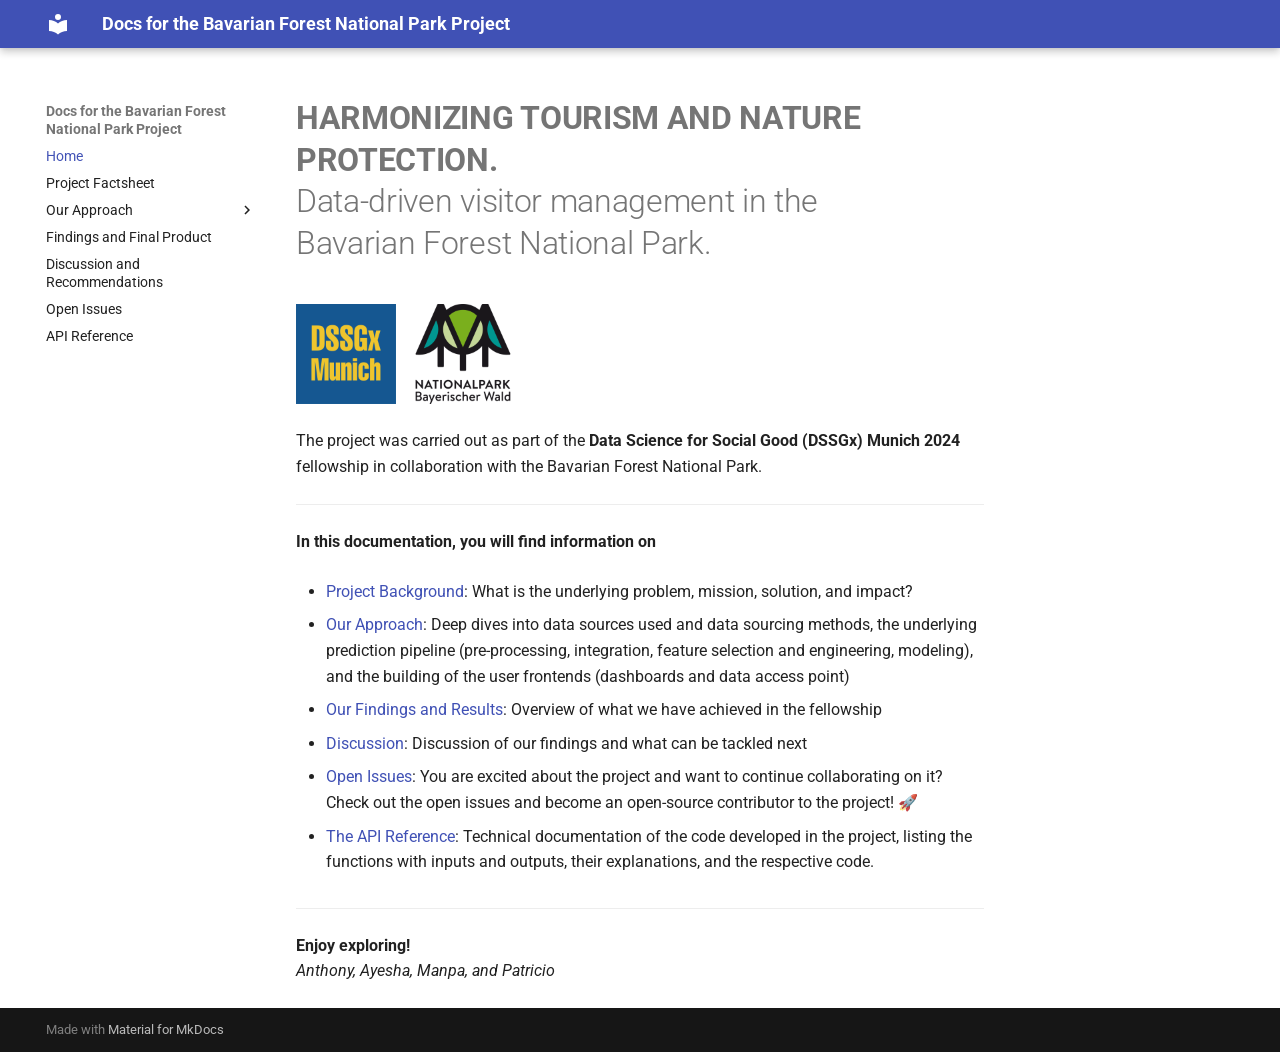
<file: index.html>
<!doctype html>
<html lang="en" class="no-js">
  <head>
    
      <meta charset="utf-8">
      <meta name="viewport" content="width=device-width,initial-scale=1">
      
      
      
        <link rel="canonical" href="https://wild-ecol-cons.github.io/webapp-besuchermonitoring-nationalpark-bayerischer-wald/">
      
      
      
        <link rel="next" href="project-factsheet/">
      
      
        
      
      
      <link rel="icon" href="assets/images/favicon.png">
      <meta name="generator" content="mkdocs-1.6.1, mkdocs-material-9.8.1">
    
    
      
        <title>Docs for the Bavarian Forest National Park Project</title>
      
    
    
      <link rel="stylesheet" href="assets/stylesheets/main.57a0d79d.min.css">
      
      


    
    
      
    
    
      
        
        
        <link rel="preconnect" href="https://fonts.gstatic.com" crossorigin>
        <link rel="stylesheet" href="https://fonts.googleapis.com/css?family=Roboto:300,300i,400,400i,700,700i%7CRoboto+Mono:400,400i,700,700i&display=fallback">
        <style>:root{--md-text-font:"Roboto";--md-code-font:"Roboto Mono"}</style>
      
    
    
      <link rel="stylesheet" href="assets/_mkdocstrings.css">
    
      <link rel="stylesheet" href="stylesheets/doc-updates.css">
    
    <script>__md_scope=new URL(".",location),__md_hash=e=>[...e].reduce(((e,_)=>(e<<5)-e+_.charCodeAt(0)),0),__md_get=(e,_=localStorage,t=__md_scope)=>JSON.parse(_.getItem(t.pathname+"."+e)),__md_set=(e,_,t=localStorage,a=__md_scope)=>{try{t.setItem(a.pathname+"."+e,JSON.stringify(_))}catch(e){}}</script>
    
      

    
    
  </head>
  
  
    <body dir="ltr">
  
    
    <input class="md-toggle" data-md-toggle="drawer" type="checkbox" id="__drawer" autocomplete="off">
    <input class="md-toggle" data-md-toggle="search" type="checkbox" id="__search" autocomplete="off">
    <label class="md-overlay" for="__drawer"></label>
    <div data-md-component="skip">
      
        
        <a href="#harmonizing-tourism-and-nature-protection-data-driven-visitor-management-in-the-bavarian-forest-national-park" class="md-skip">
          Skip to content
        </a>
      
    </div>
    <div data-md-component="announce">
      
    </div>
    
    
      

  

<header class="md-header md-header--shadow" data-md-component="header">
  <nav class="md-header__inner md-grid" aria-label="Header">
    <a href="." title="Docs for the Bavarian Forest National Park Project" class="md-header__button md-logo" aria-label="Docs for the Bavarian Forest National Park Project" data-md-component="logo">
      
  
  <svg xmlns="http://www.w3.org/2000/svg" viewBox="0 0 24 24"><path d="M12 8a3 3 0 0 0 3-3 3 3 0 0 0-3-3 3 3 0 0 0-3 3 3 3 0 0 0 3 3m0 3.54C9.64 9.35 6.5 8 3 8v11c3.5 0 6.64 1.35 9 3.54 2.36-2.19 5.5-3.54 9-3.54V8c-3.5 0-6.64 1.35-9 3.54"/></svg>

    </a>
    <label class="md-header__button md-icon" for="__drawer">
      
      <svg xmlns="http://www.w3.org/2000/svg" viewBox="0 0 24 24"><path d="M3 6h18v2H3zm0 5h18v2H3zm0 5h18v2H3z"/></svg>
    </label>
    <div class="md-header__title" data-md-component="header-title">
      <div class="md-header__ellipsis">
        <div class="md-header__topic">
          <span class="md-ellipsis">
            Docs for the Bavarian Forest National Park Project
          </span>
        </div>
        <div class="md-header__topic" data-md-component="header-topic">
          <span class="md-ellipsis">
            
              Home
            
          </span>
        </div>
      </div>
    </div>
    
    
      <script>var palette=__md_get("__palette");if(palette&&palette.color){if("(prefers-color-scheme)"===palette.color.media){var media=matchMedia("(prefers-color-scheme: light)"),input=document.querySelector(media.matches?"[data-md-color-media='(prefers-color-scheme: light)']":"[data-md-color-media='(prefers-color-scheme: dark)']");palette.color.media=input.getAttribute("data-md-color-media"),palette.color.scheme=input.getAttribute("data-md-color-scheme"),palette.color.primary=input.getAttribute("data-md-color-primary"),palette.color.accent=input.getAttribute("data-md-color-accent")}for(var[key,value]of Object.entries(palette.color))document.body.setAttribute("data-md-color-"+key,value)}</script>
    
    
    
    
  </nav>
  
</header>
    
    <div class="md-container" data-md-component="container">
      
      
        
          
        
      
      <main class="md-main" data-md-component="main">
        <div class="md-main__inner md-grid">
          
            
              
              <div class="md-sidebar md-sidebar--primary" data-md-component="sidebar" data-md-type="navigation" >
                <div class="md-sidebar__scrollwrap">
                  <div class="md-sidebar__inner">
                    



<nav class="md-nav md-nav--primary" aria-label="Navigation" data-md-level="0">
  <label class="md-nav__title" for="__drawer">
    <a href="." title="Docs for the Bavarian Forest National Park Project" class="md-nav__button md-logo" aria-label="Docs for the Bavarian Forest National Park Project" data-md-component="logo">
      
  
  <svg xmlns="http://www.w3.org/2000/svg" viewBox="0 0 24 24"><path d="M12 8a3 3 0 0 0 3-3 3 3 0 0 0-3-3 3 3 0 0 0-3 3 3 3 0 0 0 3 3m0 3.54C9.64 9.35 6.5 8 3 8v11c3.5 0 6.64 1.35 9 3.54 2.36-2.19 5.5-3.54 9-3.54V8c-3.5 0-6.64 1.35-9 3.54"/></svg>

    </a>
    Docs for the Bavarian Forest National Park Project
  </label>
  
  <ul class="md-nav__list" data-md-scrollfix>
    
      
      
  
  
    
  
  
  
    <li class="md-nav__item md-nav__item--active">
      
      <input class="md-nav__toggle md-toggle" type="checkbox" id="__toc">
      
      
        
      
      
      <a href="." class="md-nav__link md-nav__link--active">
        
  
  
  <span class="md-ellipsis">
    
  
    Home
  

    
  </span>
  
  

      </a>
      
    </li>
  

    
      
      
  
  
  
  
    <li class="md-nav__item">
      <a href="project-factsheet/" class="md-nav__link">
        
  
  
  <span class="md-ellipsis">
    
  
    Project Factsheet
  

    
  </span>
  
  

      </a>
    </li>
  

    
      
      
  
  
  
  
    
    
      
        
          
        
      
        
      
        
      
        
      
    
    
    
    
    <li class="md-nav__item md-nav__item--nested">
      
        
        
        <input class="md-nav__toggle md-toggle " type="checkbox" id="__nav_3" >
        
          
          <div class="md-nav__link md-nav__container">
            <a href="approach/" class="md-nav__link ">
              
  
  
  <span class="md-ellipsis">
    
  
    Our Approach
  

    
  </span>
  
  

            </a>
            
              
              <label class="md-nav__link " for="__nav_3" id="__nav_3_label" tabindex="0">
                <span class="md-nav__icon md-icon"></span>
              </label>
            
          </div>
        
        <nav class="md-nav" data-md-level="1" aria-labelledby="__nav_3_label" aria-expanded="false">
          <label class="md-nav__title" for="__nav_3">
            <span class="md-nav__icon md-icon"></span>
            
  
    Our Approach
  

          </label>
          <ul class="md-nav__list" data-md-scrollfix>
            
              
            
              
                
  
  
  
  
    <li class="md-nav__item">
      <a href="approach/data/" class="md-nav__link">
        
  
  
  <span class="md-ellipsis">
    
  
    Step 1: Data Sourcing
  

    
  </span>
  
  

      </a>
    </li>
  

              
            
              
                
  
  
  
  
    <li class="md-nav__item">
      <a href="approach/prediction-pipeline/" class="md-nav__link">
        
  
  
  <span class="md-ellipsis">
    
  
    Step 2: Building the Prediction Pipeline
  

    
  </span>
  
  

      </a>
    </li>
  

              
            
              
                
  
  
  
  
    <li class="md-nav__item">
      <a href="approach/user-frontends/" class="md-nav__link">
        
  
  
  <span class="md-ellipsis">
    
  
    Step 3: Building the User Frontends
  

    
  </span>
  
  

      </a>
    </li>
  

              
            
          </ul>
        </nav>
      
    </li>
  

    
      
      
  
  
  
  
    <li class="md-nav__item">
      <a href="findings-and-results/" class="md-nav__link">
        
  
  
  <span class="md-ellipsis">
    
  
    Findings and Final Product
  

    
  </span>
  
  

      </a>
    </li>
  

    
      
      
  
  
  
  
    <li class="md-nav__item">
      <a href="limitations-and-challenges/" class="md-nav__link">
        
  
  
  <span class="md-ellipsis">
    
  
    Discussion and Recommendations
  

    
  </span>
  
  

      </a>
    </li>
  

    
      
      
  
  
  
  
    <li class="md-nav__item">
      <a href="open-issues/" class="md-nav__link">
        
  
  
  <span class="md-ellipsis">
    
  
    Open Issues
  

    
  </span>
  
  

      </a>
    </li>
  

    
      
      
  
  
  
  
    <li class="md-nav__item">
      <a href="api-reference/" class="md-nav__link">
        
  
  
  <span class="md-ellipsis">
    
  
    API Reference
  

    
  </span>
  
  

      </a>
    </li>
  

    
  </ul>
</nav>
                  </div>
                </div>
              </div>
            
            
              
              <div class="md-sidebar md-sidebar--secondary" data-md-component="sidebar" data-md-type="toc" >
                <div class="md-sidebar__scrollwrap">
                  <div class="md-sidebar__inner">
                    

<nav class="md-nav md-nav--secondary" aria-label="Table of contents">
  
  
  
    
  
  
</nav>
                  </div>
                </div>
              </div>
            
          
          
            <div class="md-content" data-md-component="content">
              
              <article class="md-content__inner md-typeset">
                
                  



<h1 id="harmonizing-tourism-and-nature-protection-data-driven-visitor-management-in-the-bavarian-forest-national-park"><strong>HARMONIZING TOURISM AND NATURE PROTECTION.</strong> <br> Data-driven visitor management in the <br> Bavarian Forest National Park.</h1>
<p><img alt="DSSGx Logo" src="asset/DSSGx_Logo.png" /> <img alt="Bavarian Forest National Park Logo" src="asset/NP_Logo.png" /> </p>
<p>The project was carried out as part of the <strong>Data Science for Social Good (DSSGx) Munich 2024</strong> fellowship in collaboration with the Bavarian Forest National Park.</p>
<hr />
<p><strong>In this documentation, you will find information on</strong></p>
<ul>
<li>
<p><a href="project-factsheet/">Project Background</a>: What is the underlying problem, mission, solution, and impact?</p>
</li>
<li>
<p><a href="approach/">Our Approach</a>: Deep dives into data sources used and data sourcing methods, the underlying prediction pipeline (pre-processing, integration, feature selection and engineering, modeling), and the building of the user frontends (dashboards and data access point)</p>
</li>
<li>
<p><a href="findings-and-results/">Our Findings and Results</a>: Overview of what we have achieved in the fellowship</p>
</li>
<li>
<p><a href="limitations-and-challenges/">Discussion</a>: Discussion of our findings and what can be tackled next</p>
</li>
<li>
<p><a href="open-issues/">Open Issues</a>: You are excited about the project and want to continue collaborating on it? Check out the open issues and become an open-source contributor to the project! 🚀 </p>
</li>
<li>
<p><a href="api-reference/">The API Reference</a>: Technical documentation of the code developed in the project, listing the functions with inputs and outputs, their explanations, and the respective code.</p>
</li>
</ul>
<hr />
<p><strong>Enjoy exploring!</strong> <br>
<em>Anthony, Ayesha, Manpa, and Patricio</em></p>












                
              </article>
            </div>
          
          
<script>var target=document.getElementById(location.hash.slice(1));target&&target.name&&(target.checked=target.name.startsWith("__tabbed_"))</script>
        </div>
        
      </main>
      
        <footer class="md-footer">
  
  <div class="md-footer-meta md-typeset">
    <div class="md-footer-meta__inner md-grid">
      <div class="md-copyright">
  
  
    Made with
    <a href="https://squidfunk.github.io/mkdocs-material/" target="_blank" rel="noopener">
      Material for MkDocs
    </a>
  
</div>
      
    </div>
  </div>
</footer>
      
    </div>
    <div class="md-dialog" data-md-component="dialog">
      <div class="md-dialog__inner md-typeset"></div>
    </div>
    
    
    
      
      
      <script id="__config" type="application/json">{"annotate": null, "base": ".", "features": ["navigation.indexes"], "search": "assets/javascripts/workers/search.a7633da7.min.js", "tags": null, "translations": {"clipboard.copied": "Copied to clipboard", "clipboard.copy": "Copy to clipboard", "search.result.more.one": "1 more on this page", "search.result.more.other": "# more on this page", "search.result.none": "No matching documents", "search.result.one": "1 matching document", "search.result.other": "# matching documents", "search.result.placeholder": "Type to start searching", "search.result.term.missing": "Missing", "select.version": "Select version"}, "version": null}</script>
    
    
      <script src="assets/javascripts/bundle.a5f9d56c.min.js"></script>
      
    
  </body>
</html>
</file>
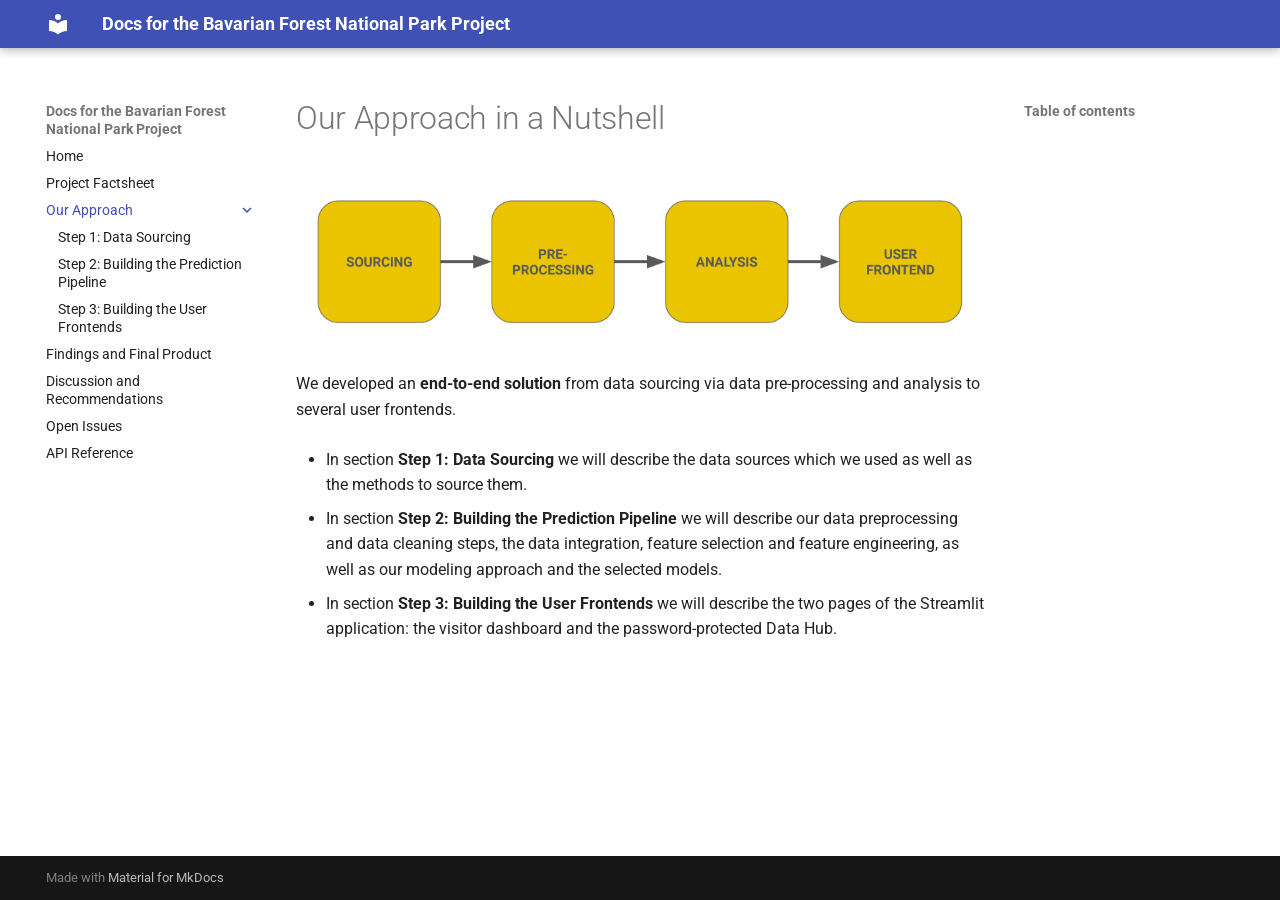
<file: approach/index.html>
<!doctype html>
<html lang="en" class="no-js">
  <head>
    
      <meta charset="utf-8">
      <meta name="viewport" content="width=device-width,initial-scale=1">
      
      
      
        <link rel="canonical" href="https://wild-ecol-cons.github.io/webapp-besuchermonitoring-nationalpark-bayerischer-wald/approach/">
      
      
        <link rel="prev" href="../project-factsheet/">
      
      
        <link rel="next" href="data/">
      
      
        
      
      
      <link rel="icon" href="../assets/images/favicon.png">
      <meta name="generator" content="mkdocs-1.6.1, mkdocs-material-9.8.1">
    
    
      
        <title>Our Approach in a Nutshell - Docs for the Bavarian Forest National Park Project</title>
      
    
    
      <link rel="stylesheet" href="../assets/stylesheets/main.57a0d79d.min.css">
      
      


    
    
      
    
    
      
        
        
        <link rel="preconnect" href="https://fonts.gstatic.com" crossorigin>
        <link rel="stylesheet" href="https://fonts.googleapis.com/css?family=Roboto:300,300i,400,400i,700,700i%7CRoboto+Mono:400,400i,700,700i&display=fallback">
        <style>:root{--md-text-font:"Roboto";--md-code-font:"Roboto Mono"}</style>
      
    
    
      <link rel="stylesheet" href="../assets/_mkdocstrings.css">
    
      <link rel="stylesheet" href="../stylesheets/doc-updates.css">
    
    <script>__md_scope=new URL("..",location),__md_hash=e=>[...e].reduce(((e,_)=>(e<<5)-e+_.charCodeAt(0)),0),__md_get=(e,_=localStorage,t=__md_scope)=>JSON.parse(_.getItem(t.pathname+"."+e)),__md_set=(e,_,t=localStorage,a=__md_scope)=>{try{t.setItem(a.pathname+"."+e,JSON.stringify(_))}catch(e){}}</script>
    
      

    
    
  </head>
  
  
    <body dir="ltr">
  
    
    <input class="md-toggle" data-md-toggle="drawer" type="checkbox" id="__drawer" autocomplete="off">
    <input class="md-toggle" data-md-toggle="search" type="checkbox" id="__search" autocomplete="off">
    <label class="md-overlay" for="__drawer"></label>
    <div data-md-component="skip">
      
        
        <a href="#our-approach-in-a-nutshell" class="md-skip">
          Skip to content
        </a>
      
    </div>
    <div data-md-component="announce">
      
    </div>
    
    
      

  

<header class="md-header md-header--shadow" data-md-component="header">
  <nav class="md-header__inner md-grid" aria-label="Header">
    <a href=".." title="Docs for the Bavarian Forest National Park Project" class="md-header__button md-logo" aria-label="Docs for the Bavarian Forest National Park Project" data-md-component="logo">
      
  
  <svg xmlns="http://www.w3.org/2000/svg" viewBox="0 0 24 24"><path d="M12 8a3 3 0 0 0 3-3 3 3 0 0 0-3-3 3 3 0 0 0-3 3 3 3 0 0 0 3 3m0 3.54C9.64 9.35 6.5 8 3 8v11c3.5 0 6.64 1.35 9 3.54 2.36-2.19 5.5-3.54 9-3.54V8c-3.5 0-6.64 1.35-9 3.54"/></svg>

    </a>
    <label class="md-header__button md-icon" for="__drawer">
      
      <svg xmlns="http://www.w3.org/2000/svg" viewBox="0 0 24 24"><path d="M3 6h18v2H3zm0 5h18v2H3zm0 5h18v2H3z"/></svg>
    </label>
    <div class="md-header__title" data-md-component="header-title">
      <div class="md-header__ellipsis">
        <div class="md-header__topic">
          <span class="md-ellipsis">
            Docs for the Bavarian Forest National Park Project
          </span>
        </div>
        <div class="md-header__topic" data-md-component="header-topic">
          <span class="md-ellipsis">
            
              Our Approach in a Nutshell
            
          </span>
        </div>
      </div>
    </div>
    
    
      <script>var palette=__md_get("__palette");if(palette&&palette.color){if("(prefers-color-scheme)"===palette.color.media){var media=matchMedia("(prefers-color-scheme: light)"),input=document.querySelector(media.matches?"[data-md-color-media='(prefers-color-scheme: light)']":"[data-md-color-media='(prefers-color-scheme: dark)']");palette.color.media=input.getAttribute("data-md-color-media"),palette.color.scheme=input.getAttribute("data-md-color-scheme"),palette.color.primary=input.getAttribute("data-md-color-primary"),palette.color.accent=input.getAttribute("data-md-color-accent")}for(var[key,value]of Object.entries(palette.color))document.body.setAttribute("data-md-color-"+key,value)}</script>
    
    
    
    
  </nav>
  
</header>
    
    <div class="md-container" data-md-component="container">
      
      
        
          
        
      
      <main class="md-main" data-md-component="main">
        <div class="md-main__inner md-grid">
          
            
              
              <div class="md-sidebar md-sidebar--primary" data-md-component="sidebar" data-md-type="navigation" >
                <div class="md-sidebar__scrollwrap">
                  <div class="md-sidebar__inner">
                    



<nav class="md-nav md-nav--primary" aria-label="Navigation" data-md-level="0">
  <label class="md-nav__title" for="__drawer">
    <a href=".." title="Docs for the Bavarian Forest National Park Project" class="md-nav__button md-logo" aria-label="Docs for the Bavarian Forest National Park Project" data-md-component="logo">
      
  
  <svg xmlns="http://www.w3.org/2000/svg" viewBox="0 0 24 24"><path d="M12 8a3 3 0 0 0 3-3 3 3 0 0 0-3-3 3 3 0 0 0-3 3 3 3 0 0 0 3 3m0 3.54C9.64 9.35 6.5 8 3 8v11c3.5 0 6.64 1.35 9 3.54 2.36-2.19 5.5-3.54 9-3.54V8c-3.5 0-6.64 1.35-9 3.54"/></svg>

    </a>
    Docs for the Bavarian Forest National Park Project
  </label>
  
  <ul class="md-nav__list" data-md-scrollfix>
    
      
      
  
  
  
  
    <li class="md-nav__item">
      <a href=".." class="md-nav__link">
        
  
  
  <span class="md-ellipsis">
    
  
    Home
  

    
  </span>
  
  

      </a>
    </li>
  

    
      
      
  
  
  
  
    <li class="md-nav__item">
      <a href="../project-factsheet/" class="md-nav__link">
        
  
  
  <span class="md-ellipsis">
    
  
    Project Factsheet
  

    
  </span>
  
  

      </a>
    </li>
  

    
      
      
  
  
    
  
  
  
    
    
      
        
          
        
      
        
      
        
      
        
      
    
    
    
    
    <li class="md-nav__item md-nav__item--active md-nav__item--nested">
      
        
        
        <input class="md-nav__toggle md-toggle " type="checkbox" id="__nav_3" checked>
        
          
          <div class="md-nav__link md-nav__container">
            <a href="./" class="md-nav__link md-nav__link--active">
              
  
  
  <span class="md-ellipsis">
    
  
    Our Approach
  

    
  </span>
  
  

            </a>
            
              
              <label class="md-nav__link md-nav__link--active" for="__nav_3" id="__nav_3_label" tabindex="0">
                <span class="md-nav__icon md-icon"></span>
              </label>
            
          </div>
        
        <nav class="md-nav" data-md-level="1" aria-labelledby="__nav_3_label" aria-expanded="true">
          <label class="md-nav__title" for="__nav_3">
            <span class="md-nav__icon md-icon"></span>
            
  
    Our Approach
  

          </label>
          <ul class="md-nav__list" data-md-scrollfix>
            
              
            
              
                
  
  
  
  
    <li class="md-nav__item">
      <a href="data/" class="md-nav__link">
        
  
  
  <span class="md-ellipsis">
    
  
    Step 1: Data Sourcing
  

    
  </span>
  
  

      </a>
    </li>
  

              
            
              
                
  
  
  
  
    <li class="md-nav__item">
      <a href="prediction-pipeline/" class="md-nav__link">
        
  
  
  <span class="md-ellipsis">
    
  
    Step 2: Building the Prediction Pipeline
  

    
  </span>
  
  

      </a>
    </li>
  

              
            
              
                
  
  
  
  
    <li class="md-nav__item">
      <a href="user-frontends/" class="md-nav__link">
        
  
  
  <span class="md-ellipsis">
    
  
    Step 3: Building the User Frontends
  

    
  </span>
  
  

      </a>
    </li>
  

              
            
          </ul>
        </nav>
      
    </li>
  

    
      
      
  
  
  
  
    <li class="md-nav__item">
      <a href="../findings-and-results/" class="md-nav__link">
        
  
  
  <span class="md-ellipsis">
    
  
    Findings and Final Product
  

    
  </span>
  
  

      </a>
    </li>
  

    
      
      
  
  
  
  
    <li class="md-nav__item">
      <a href="../limitations-and-challenges/" class="md-nav__link">
        
  
  
  <span class="md-ellipsis">
    
  
    Discussion and Recommendations
  

    
  </span>
  
  

      </a>
    </li>
  

    
      
      
  
  
  
  
    <li class="md-nav__item">
      <a href="../open-issues/" class="md-nav__link">
        
  
  
  <span class="md-ellipsis">
    
  
    Open Issues
  

    
  </span>
  
  

      </a>
    </li>
  

    
      
      
  
  
  
  
    <li class="md-nav__item">
      <a href="../api-reference/" class="md-nav__link">
        
  
  
  <span class="md-ellipsis">
    
  
    API Reference
  

    
  </span>
  
  

      </a>
    </li>
  

    
  </ul>
</nav>
                  </div>
                </div>
              </div>
            
            
              
              <div class="md-sidebar md-sidebar--secondary" data-md-component="sidebar" data-md-type="toc" >
                <div class="md-sidebar__scrollwrap">
                  <div class="md-sidebar__inner">
                    

<nav class="md-nav md-nav--secondary" aria-label="Table of contents">
  
  
  
    
  
  
    <label class="md-nav__title" for="__toc">
      <span class="md-nav__icon md-icon"></span>
      Table of contents
    </label>
    <ul class="md-nav__list" data-md-component="toc" data-md-scrollfix>
      
        <li class="md-nav__item">
  <a href="#_1" class="md-nav__link">
    <span class="md-ellipsis">
      
        
      
    </span>
  </a>
  
</li>
      
    </ul>
  
</nav>
                  </div>
                </div>
              </div>
            
          
          
            <div class="md-content" data-md-component="content">
              
              <article class="md-content__inner md-typeset">
                
                  



<h1 id="our-approach-in-a-nutshell">Our Approach in a Nutshell</h1>
<h2 id="_1"><img alt="E2E Pipeline Overview" src="../asset/E2E_Pipeline_Overview.png" /></h2>
<p>We developed an <strong>end-to-end solution</strong> from data sourcing via data pre-processing and analysis to several user frontends.</p>
<ul>
<li>
<p>In section <strong>Step 1: Data Sourcing</strong> we will describe the data sources which we used as well as the methods to source them.</p>
</li>
<li>
<p>In section <strong>Step 2: Building the Prediction Pipeline</strong> we will describe our data preprocessing and data cleaning steps, the data integration, feature selection and feature engineering, as well as our modeling approach and the selected models.</p>
</li>
<li>
<p>In section <strong>Step 3: Building the User Frontends</strong> we will describe the two pages of the Streamlit application: the visitor dashboard and the password-protected Data Hub.</p>
</li>
</ul>












                
              </article>
            </div>
          
          
<script>var target=document.getElementById(location.hash.slice(1));target&&target.name&&(target.checked=target.name.startsWith("__tabbed_"))</script>
        </div>
        
      </main>
      
        <footer class="md-footer">
  
  <div class="md-footer-meta md-typeset">
    <div class="md-footer-meta__inner md-grid">
      <div class="md-copyright">
  
  
    Made with
    <a href="https://squidfunk.github.io/mkdocs-material/" target="_blank" rel="noopener">
      Material for MkDocs
    </a>
  
</div>
      
    </div>
  </div>
</footer>
      
    </div>
    <div class="md-dialog" data-md-component="dialog">
      <div class="md-dialog__inner md-typeset"></div>
    </div>
    
    
    
      
      
      <script id="__config" type="application/json">{"annotate": null, "base": "..", "features": ["navigation.indexes"], "search": "../assets/javascripts/workers/search.a7633da7.min.js", "tags": null, "translations": {"clipboard.copied": "Copied to clipboard", "clipboard.copy": "Copy to clipboard", "search.result.more.one": "1 more on this page", "search.result.more.other": "# more on this page", "search.result.none": "No matching documents", "search.result.one": "1 matching document", "search.result.other": "# matching documents", "search.result.placeholder": "Type to start searching", "search.result.term.missing": "Missing", "select.version": "Select version"}, "version": null}</script>
    
    
      <script src="../assets/javascripts/bundle.a5f9d56c.min.js"></script>
      
    
  </body>
</html>
</file>
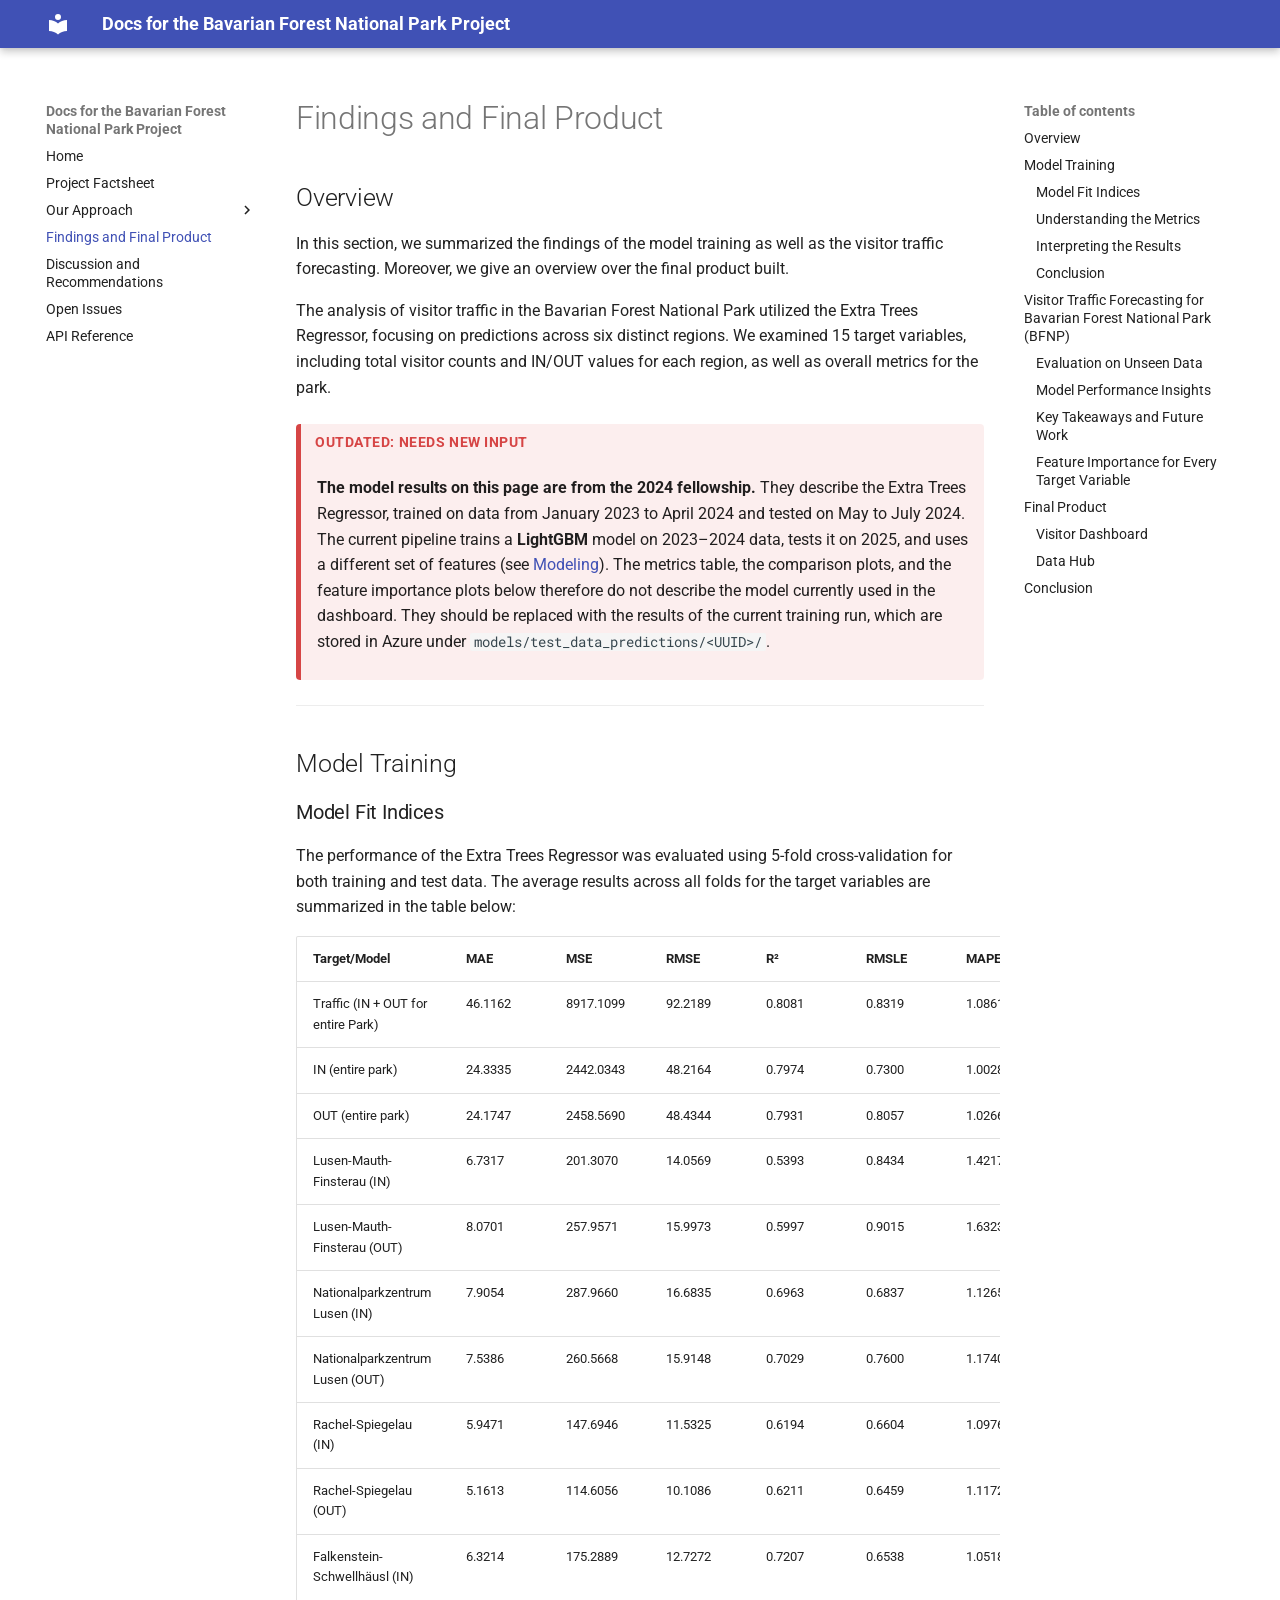
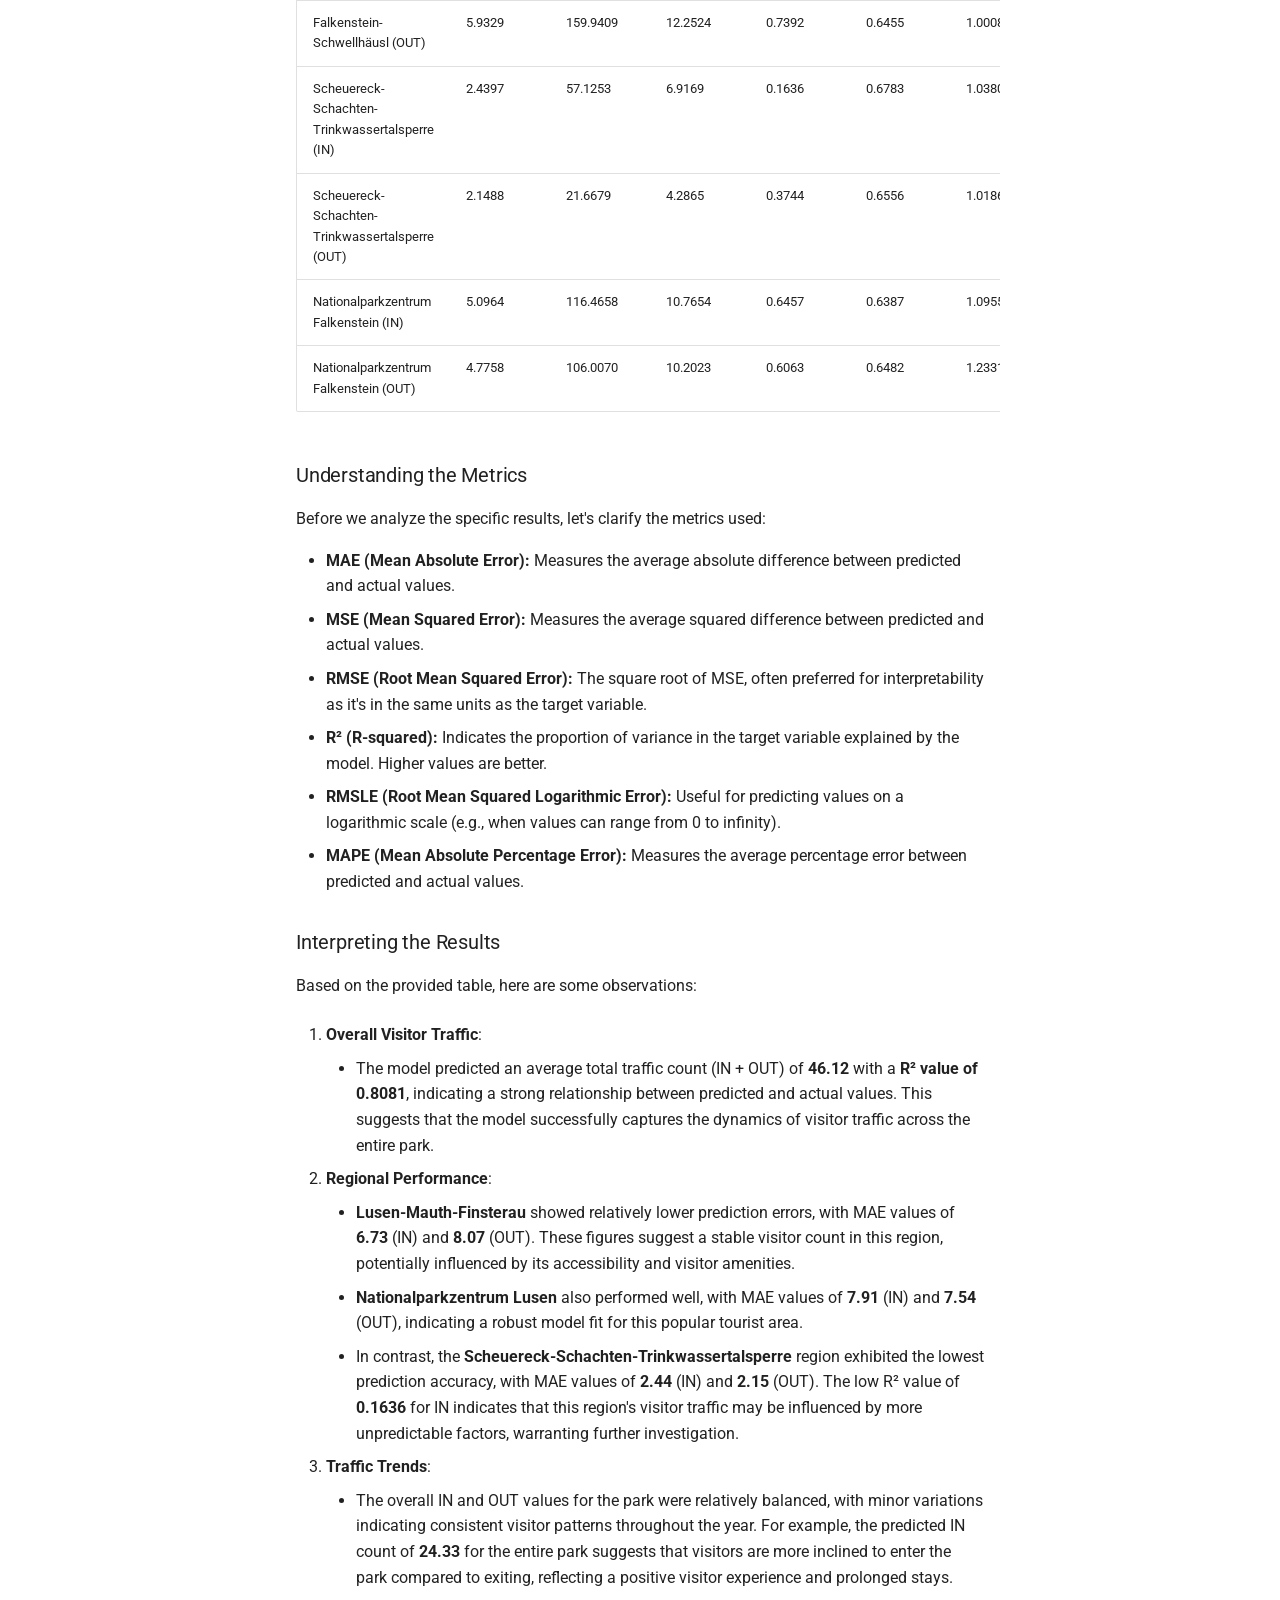
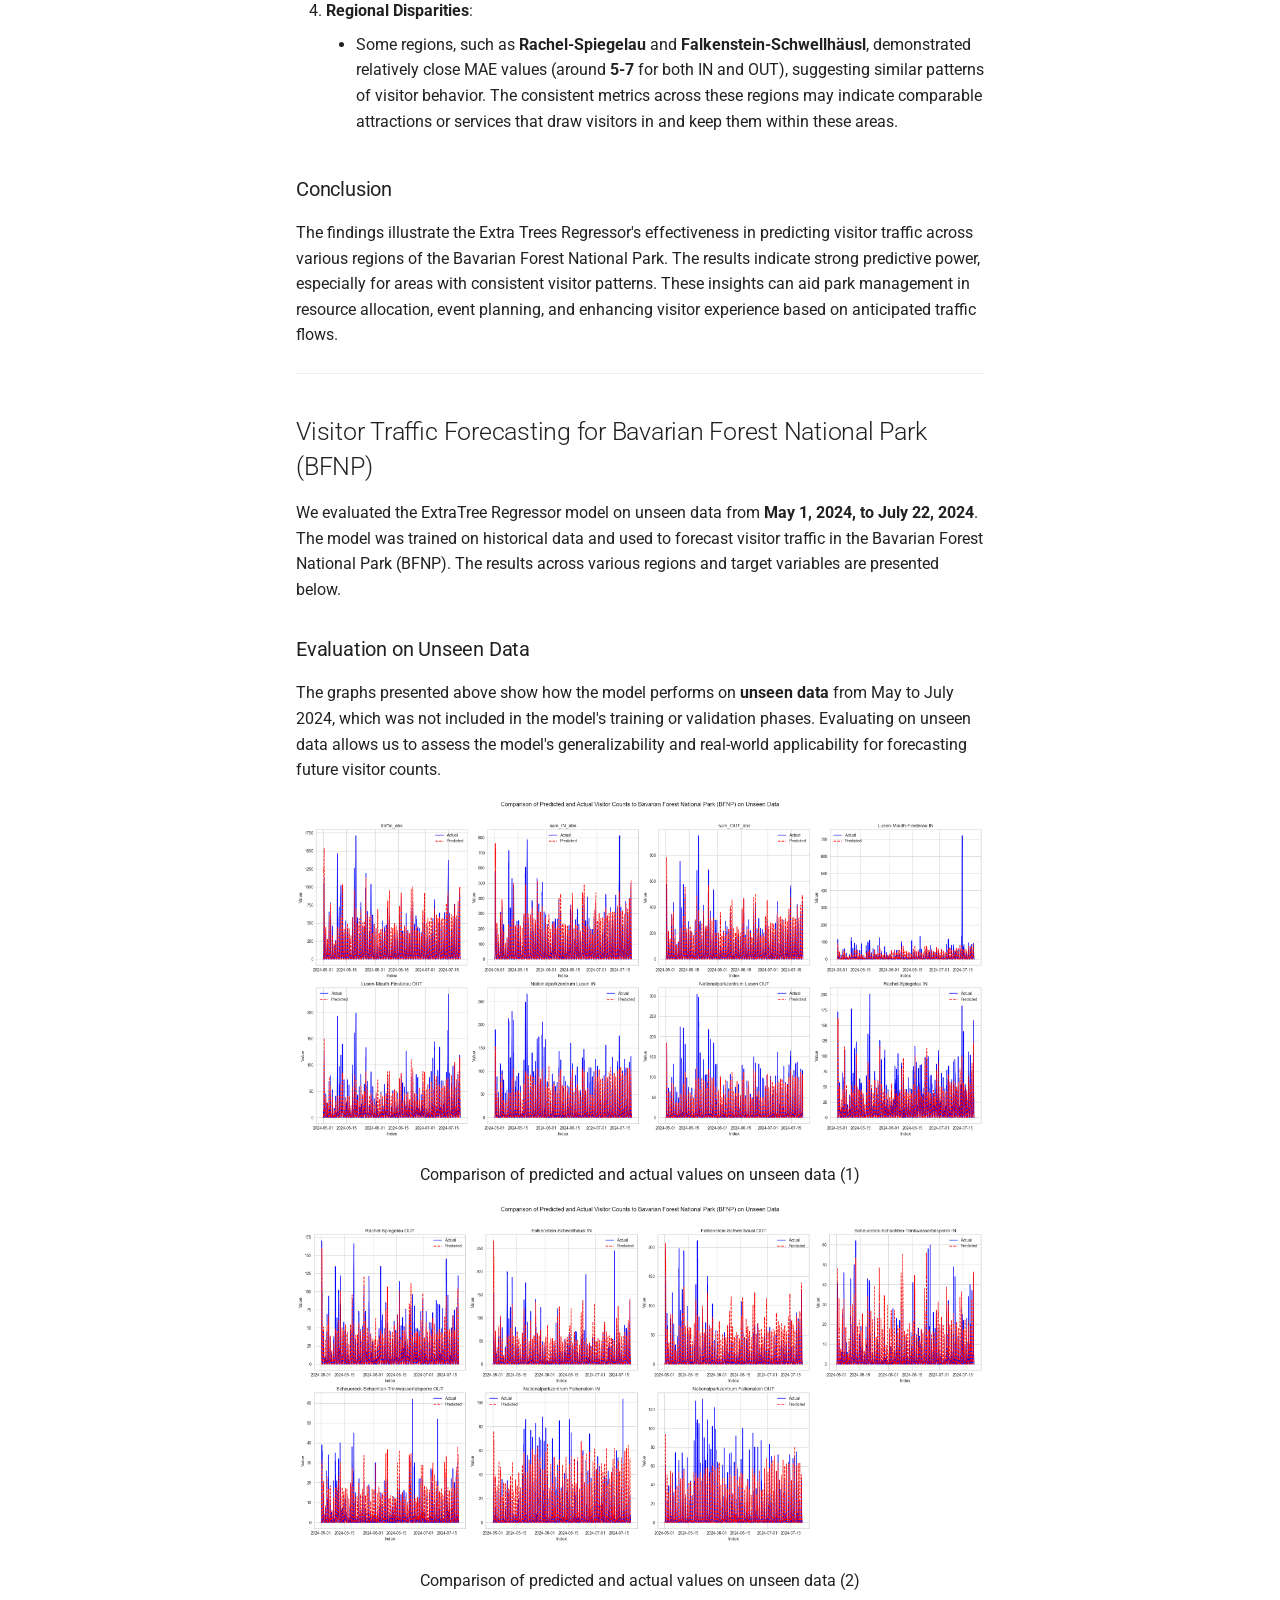
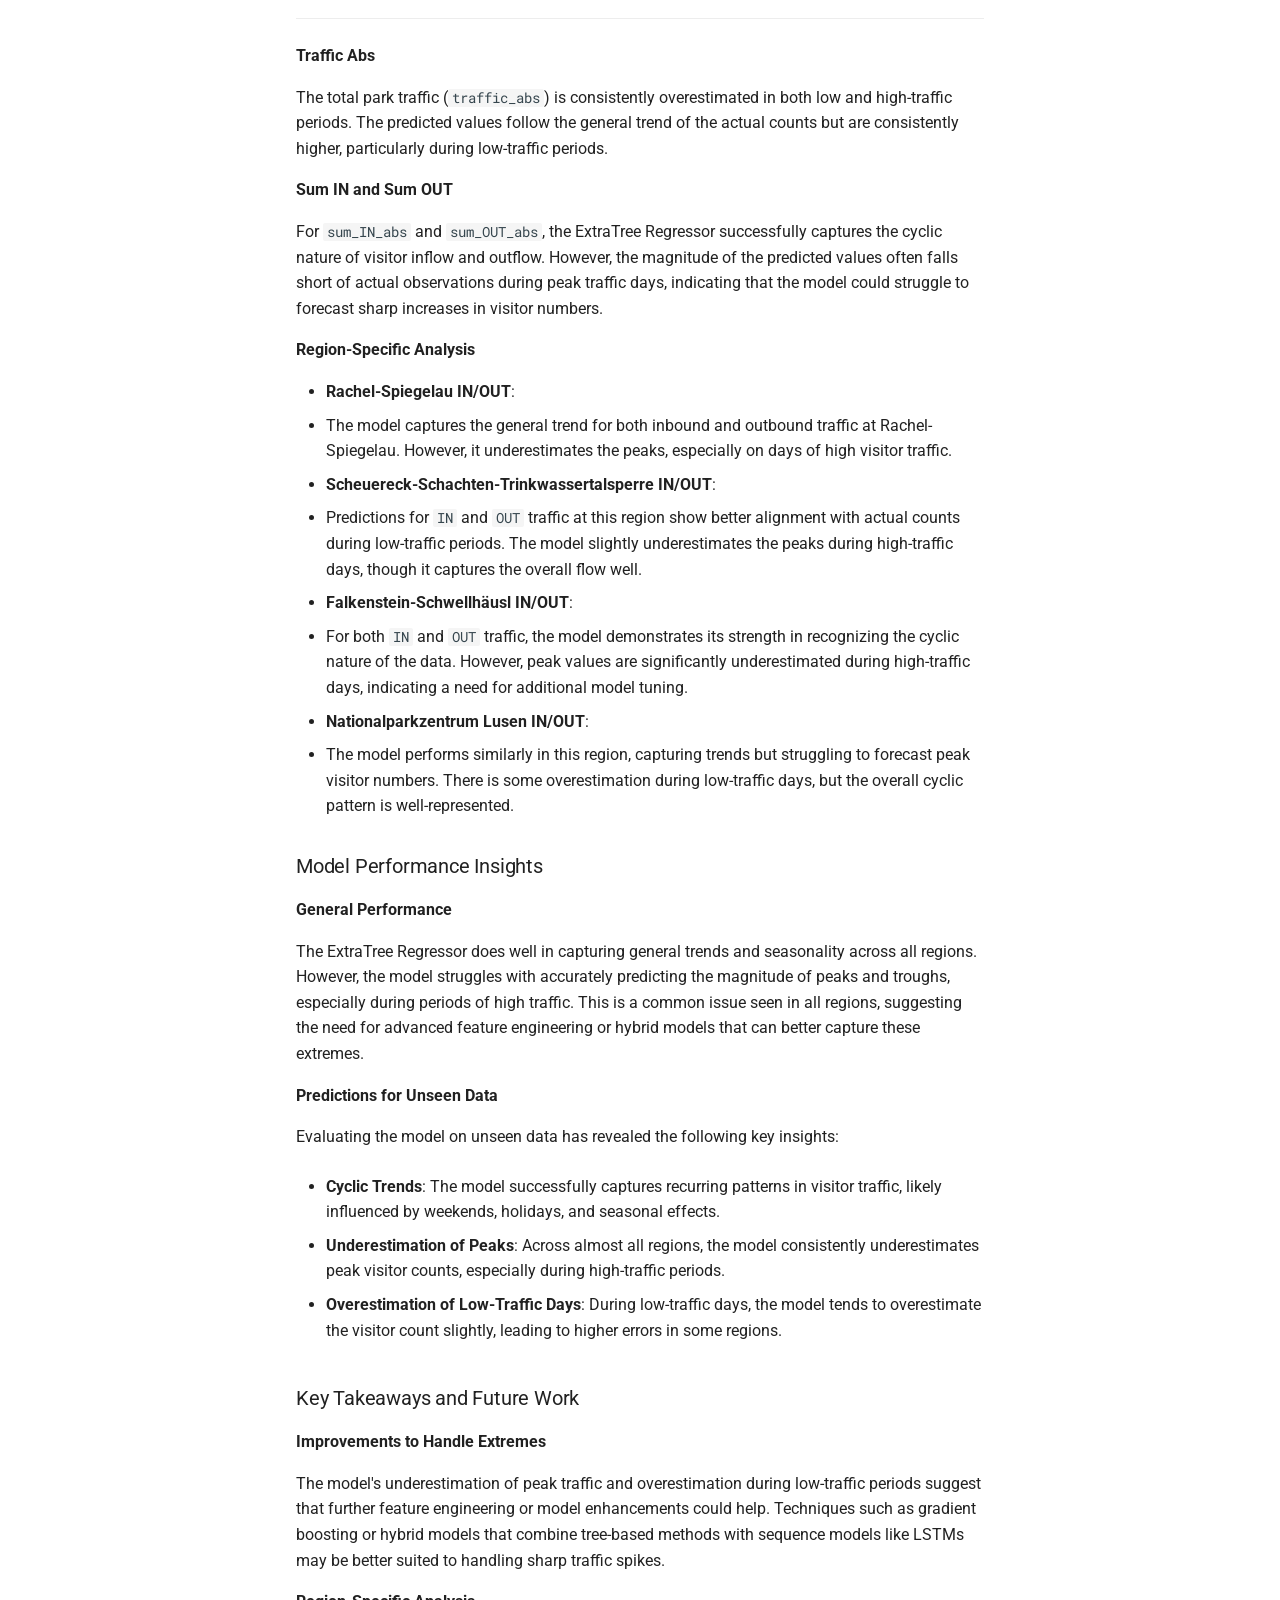
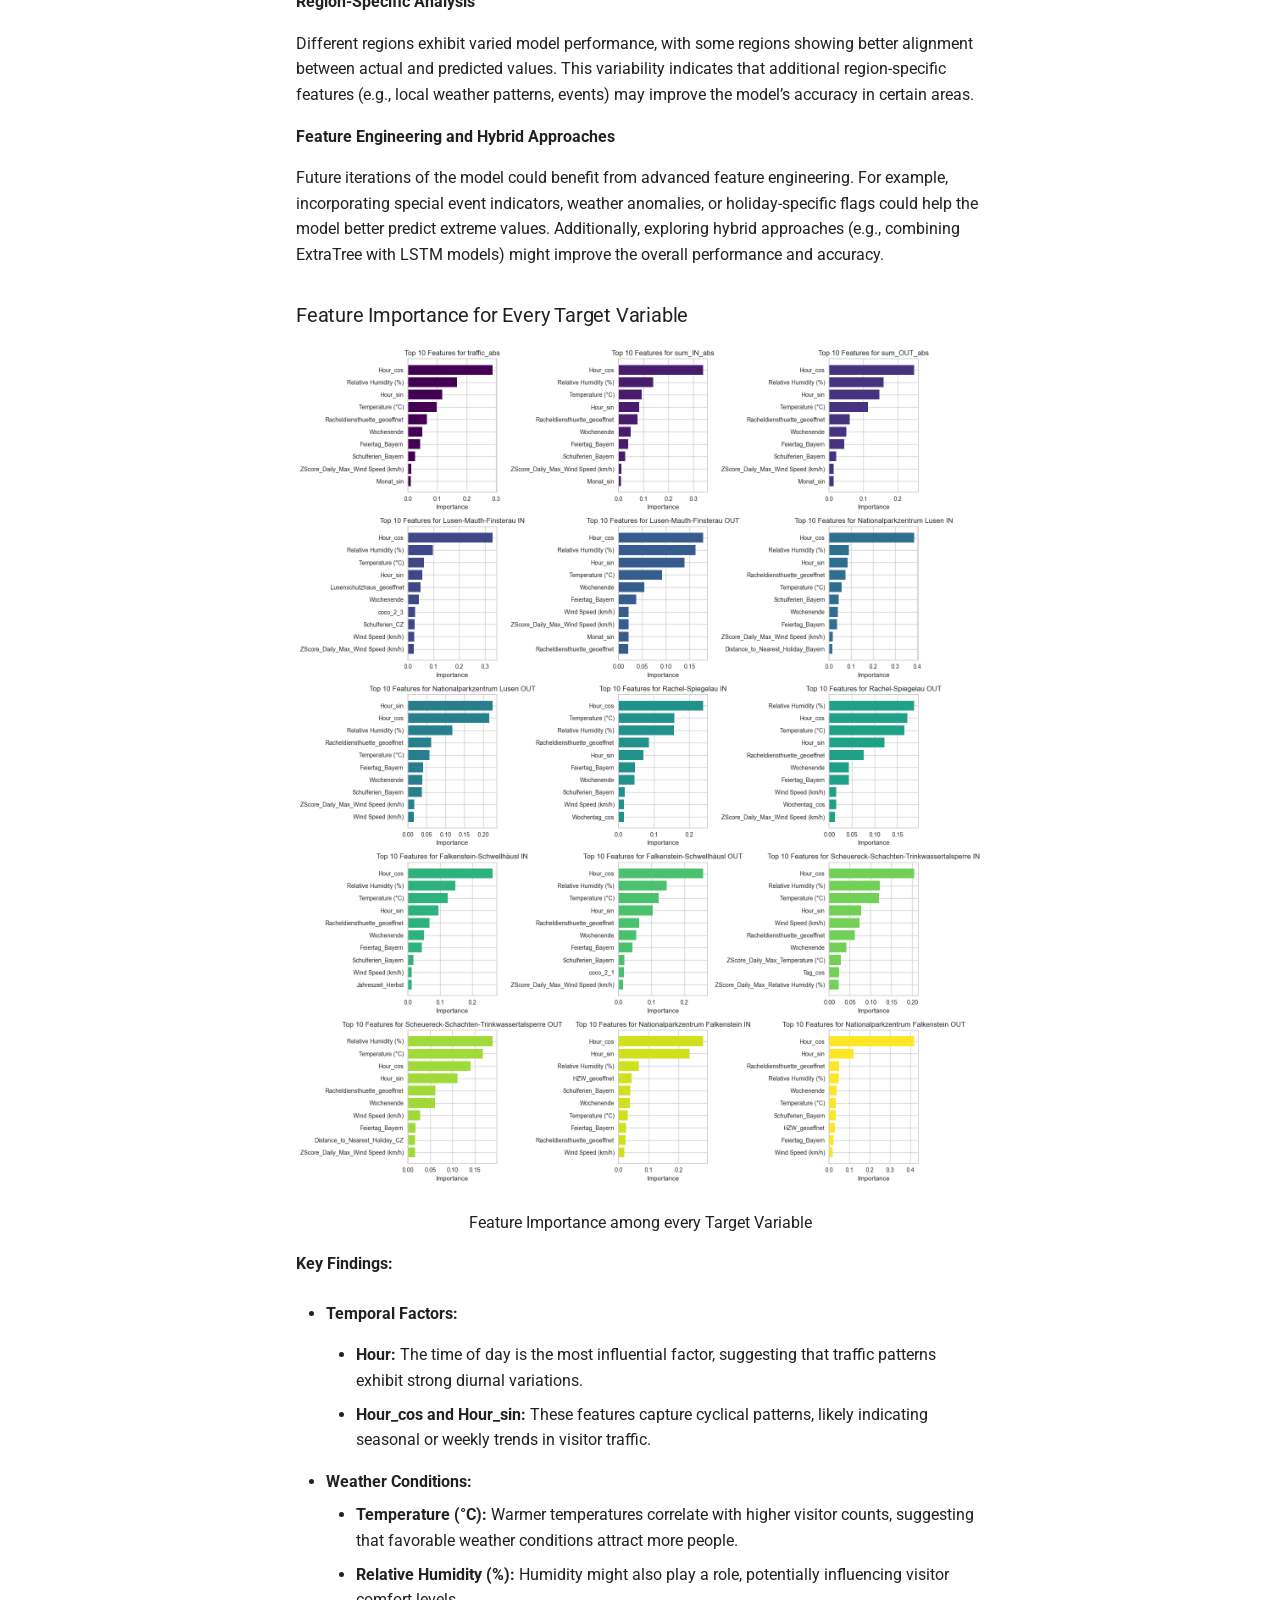
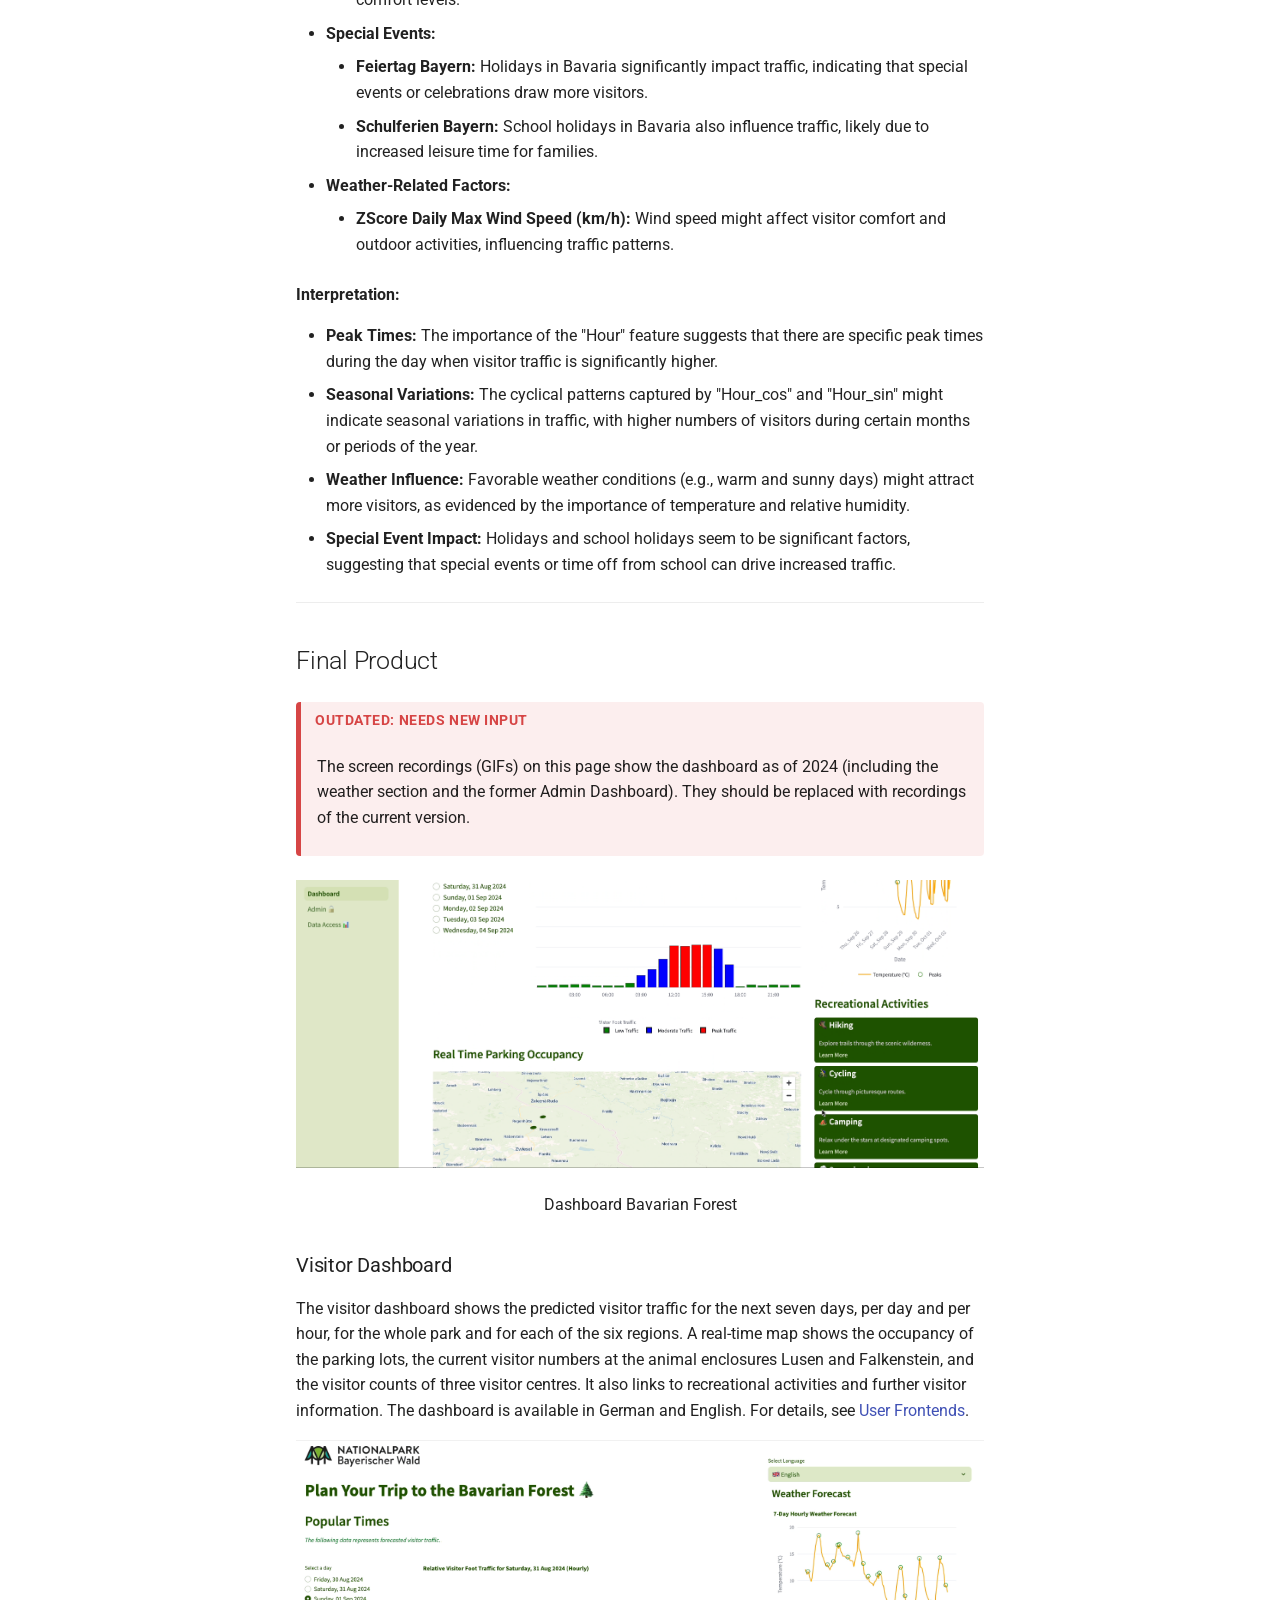
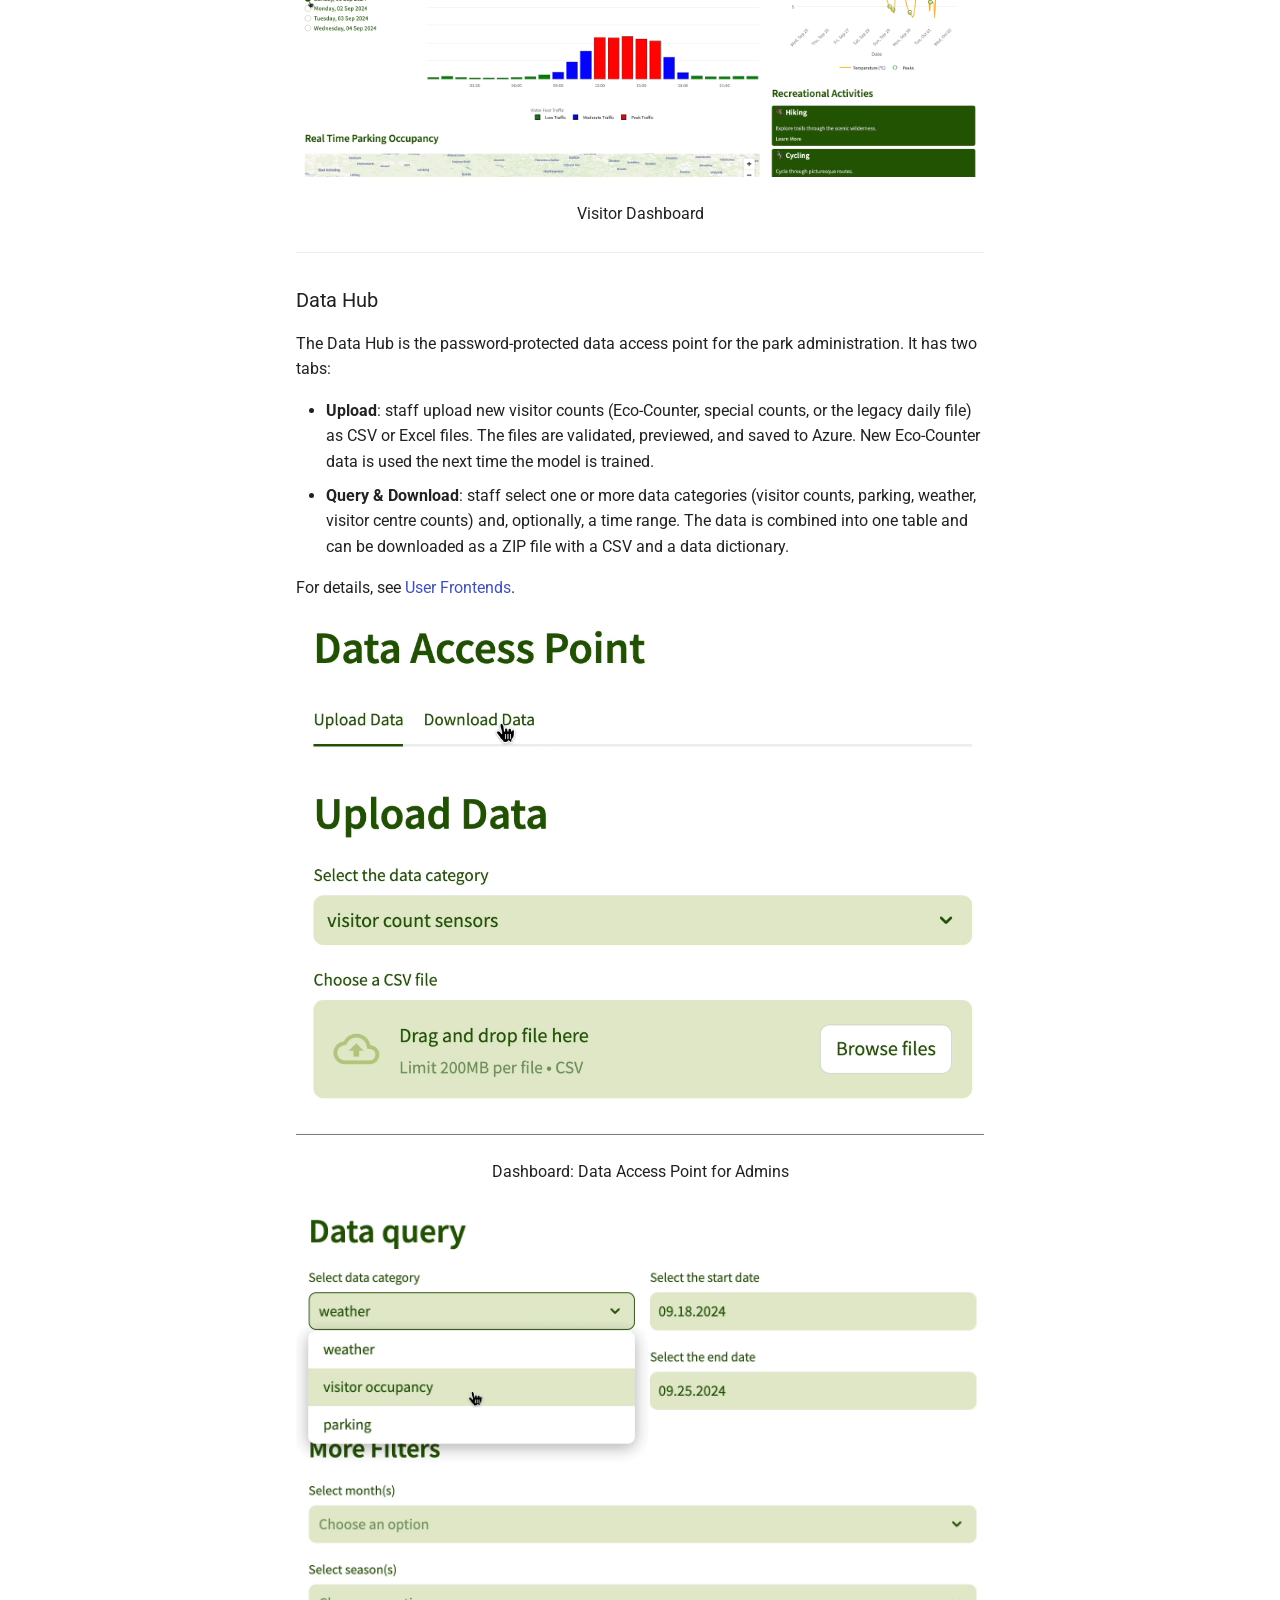
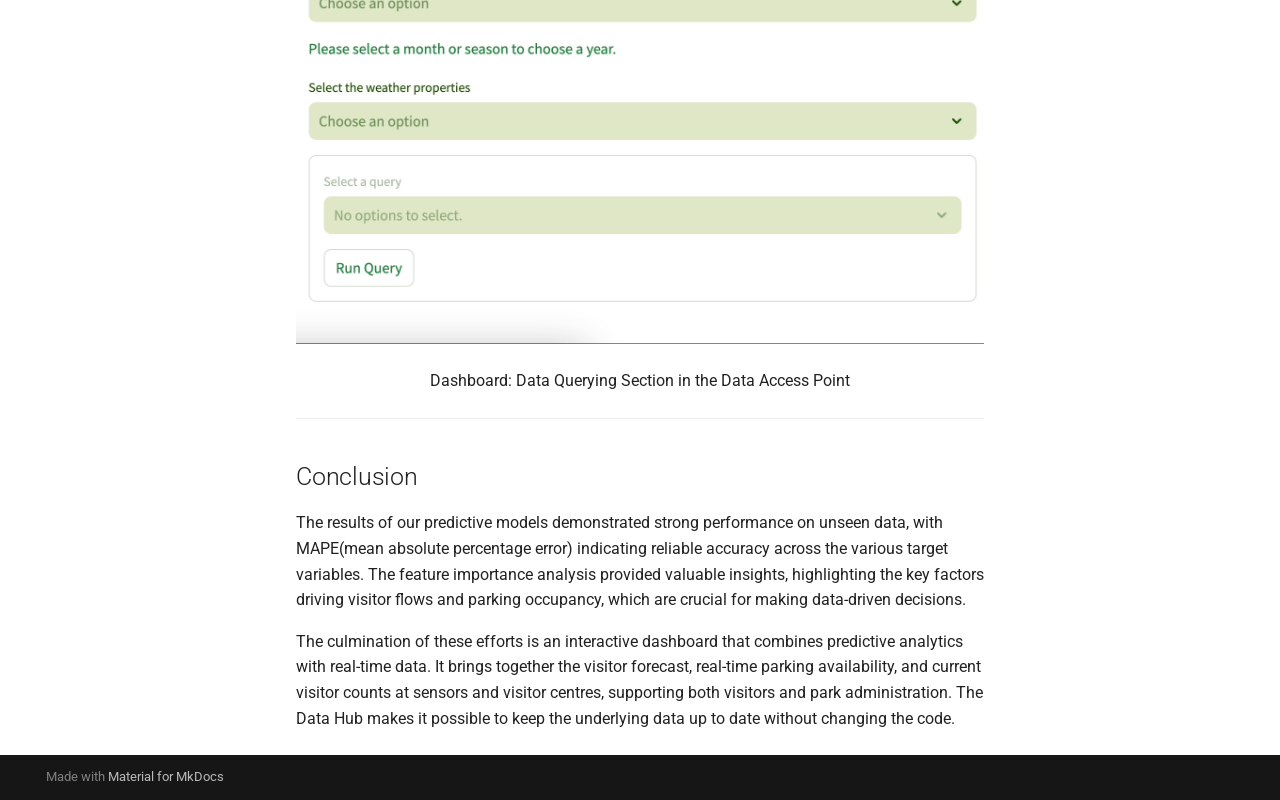
<file: findings-and-results/index.html>
<!doctype html>
<html lang="en" class="no-js">
  <head>
    
      <meta charset="utf-8">
      <meta name="viewport" content="width=device-width,initial-scale=1">
      
      
      
        <link rel="canonical" href="https://wild-ecol-cons.github.io/webapp-besuchermonitoring-nationalpark-bayerischer-wald/findings-and-results/">
      
      
        <link rel="prev" href="../approach/user-frontends/">
      
      
        <link rel="next" href="../limitations-and-challenges/">
      
      
        
      
      
      <link rel="icon" href="../assets/images/favicon.png">
      <meta name="generator" content="mkdocs-1.6.1, mkdocs-material-9.8.1">
    
    
      
        <title>Findings and Final Product - Docs for the Bavarian Forest National Park Project</title>
      
    
    
      <link rel="stylesheet" href="../assets/stylesheets/main.57a0d79d.min.css">
      
      


    
    
      
    
    
      
        
        
        <link rel="preconnect" href="https://fonts.gstatic.com" crossorigin>
        <link rel="stylesheet" href="https://fonts.googleapis.com/css?family=Roboto:300,300i,400,400i,700,700i%7CRoboto+Mono:400,400i,700,700i&display=fallback">
        <style>:root{--md-text-font:"Roboto";--md-code-font:"Roboto Mono"}</style>
      
    
    
      <link rel="stylesheet" href="../assets/_mkdocstrings.css">
    
      <link rel="stylesheet" href="../stylesheets/doc-updates.css">
    
    <script>__md_scope=new URL("..",location),__md_hash=e=>[...e].reduce(((e,_)=>(e<<5)-e+_.charCodeAt(0)),0),__md_get=(e,_=localStorage,t=__md_scope)=>JSON.parse(_.getItem(t.pathname+"."+e)),__md_set=(e,_,t=localStorage,a=__md_scope)=>{try{t.setItem(a.pathname+"."+e,JSON.stringify(_))}catch(e){}}</script>
    
      

    
    
  </head>
  
  
    <body dir="ltr">
  
    
    <input class="md-toggle" data-md-toggle="drawer" type="checkbox" id="__drawer" autocomplete="off">
    <input class="md-toggle" data-md-toggle="search" type="checkbox" id="__search" autocomplete="off">
    <label class="md-overlay" for="__drawer"></label>
    <div data-md-component="skip">
      
        
        <a href="#findings-and-final-product" class="md-skip">
          Skip to content
        </a>
      
    </div>
    <div data-md-component="announce">
      
    </div>
    
    
      

  

<header class="md-header md-header--shadow" data-md-component="header">
  <nav class="md-header__inner md-grid" aria-label="Header">
    <a href=".." title="Docs for the Bavarian Forest National Park Project" class="md-header__button md-logo" aria-label="Docs for the Bavarian Forest National Park Project" data-md-component="logo">
      
  
  <svg xmlns="http://www.w3.org/2000/svg" viewBox="0 0 24 24"><path d="M12 8a3 3 0 0 0 3-3 3 3 0 0 0-3-3 3 3 0 0 0-3 3 3 3 0 0 0 3 3m0 3.54C9.64 9.35 6.5 8 3 8v11c3.5 0 6.64 1.35 9 3.54 2.36-2.19 5.5-3.54 9-3.54V8c-3.5 0-6.64 1.35-9 3.54"/></svg>

    </a>
    <label class="md-header__button md-icon" for="__drawer">
      
      <svg xmlns="http://www.w3.org/2000/svg" viewBox="0 0 24 24"><path d="M3 6h18v2H3zm0 5h18v2H3zm0 5h18v2H3z"/></svg>
    </label>
    <div class="md-header__title" data-md-component="header-title">
      <div class="md-header__ellipsis">
        <div class="md-header__topic">
          <span class="md-ellipsis">
            Docs for the Bavarian Forest National Park Project
          </span>
        </div>
        <div class="md-header__topic" data-md-component="header-topic">
          <span class="md-ellipsis">
            
              Findings and Final Product
            
          </span>
        </div>
      </div>
    </div>
    
    
      <script>var palette=__md_get("__palette");if(palette&&palette.color){if("(prefers-color-scheme)"===palette.color.media){var media=matchMedia("(prefers-color-scheme: light)"),input=document.querySelector(media.matches?"[data-md-color-media='(prefers-color-scheme: light)']":"[data-md-color-media='(prefers-color-scheme: dark)']");palette.color.media=input.getAttribute("data-md-color-media"),palette.color.scheme=input.getAttribute("data-md-color-scheme"),palette.color.primary=input.getAttribute("data-md-color-primary"),palette.color.accent=input.getAttribute("data-md-color-accent")}for(var[key,value]of Object.entries(palette.color))document.body.setAttribute("data-md-color-"+key,value)}</script>
    
    
    
    
  </nav>
  
</header>
    
    <div class="md-container" data-md-component="container">
      
      
        
          
        
      
      <main class="md-main" data-md-component="main">
        <div class="md-main__inner md-grid">
          
            
              
              <div class="md-sidebar md-sidebar--primary" data-md-component="sidebar" data-md-type="navigation" >
                <div class="md-sidebar__scrollwrap">
                  <div class="md-sidebar__inner">
                    



<nav class="md-nav md-nav--primary" aria-label="Navigation" data-md-level="0">
  <label class="md-nav__title" for="__drawer">
    <a href=".." title="Docs for the Bavarian Forest National Park Project" class="md-nav__button md-logo" aria-label="Docs for the Bavarian Forest National Park Project" data-md-component="logo">
      
  
  <svg xmlns="http://www.w3.org/2000/svg" viewBox="0 0 24 24"><path d="M12 8a3 3 0 0 0 3-3 3 3 0 0 0-3-3 3 3 0 0 0-3 3 3 3 0 0 0 3 3m0 3.54C9.64 9.35 6.5 8 3 8v11c3.5 0 6.64 1.35 9 3.54 2.36-2.19 5.5-3.54 9-3.54V8c-3.5 0-6.64 1.35-9 3.54"/></svg>

    </a>
    Docs for the Bavarian Forest National Park Project
  </label>
  
  <ul class="md-nav__list" data-md-scrollfix>
    
      
      
  
  
  
  
    <li class="md-nav__item">
      <a href=".." class="md-nav__link">
        
  
  
  <span class="md-ellipsis">
    
  
    Home
  

    
  </span>
  
  

      </a>
    </li>
  

    
      
      
  
  
  
  
    <li class="md-nav__item">
      <a href="../project-factsheet/" class="md-nav__link">
        
  
  
  <span class="md-ellipsis">
    
  
    Project Factsheet
  

    
  </span>
  
  

      </a>
    </li>
  

    
      
      
  
  
  
  
    
    
      
        
          
        
      
        
      
        
      
        
      
    
    
    
    
    <li class="md-nav__item md-nav__item--nested">
      
        
        
        <input class="md-nav__toggle md-toggle " type="checkbox" id="__nav_3" >
        
          
          <div class="md-nav__link md-nav__container">
            <a href="../approach/" class="md-nav__link ">
              
  
  
  <span class="md-ellipsis">
    
  
    Our Approach
  

    
  </span>
  
  

            </a>
            
              
              <label class="md-nav__link " for="__nav_3" id="__nav_3_label" tabindex="0">
                <span class="md-nav__icon md-icon"></span>
              </label>
            
          </div>
        
        <nav class="md-nav" data-md-level="1" aria-labelledby="__nav_3_label" aria-expanded="false">
          <label class="md-nav__title" for="__nav_3">
            <span class="md-nav__icon md-icon"></span>
            
  
    Our Approach
  

          </label>
          <ul class="md-nav__list" data-md-scrollfix>
            
              
            
              
                
  
  
  
  
    <li class="md-nav__item">
      <a href="../approach/data/" class="md-nav__link">
        
  
  
  <span class="md-ellipsis">
    
  
    Step 1: Data Sourcing
  

    
  </span>
  
  

      </a>
    </li>
  

              
            
              
                
  
  
  
  
    <li class="md-nav__item">
      <a href="../approach/prediction-pipeline/" class="md-nav__link">
        
  
  
  <span class="md-ellipsis">
    
  
    Step 2: Building the Prediction Pipeline
  

    
  </span>
  
  

      </a>
    </li>
  

              
            
              
                
  
  
  
  
    <li class="md-nav__item">
      <a href="../approach/user-frontends/" class="md-nav__link">
        
  
  
  <span class="md-ellipsis">
    
  
    Step 3: Building the User Frontends
  

    
  </span>
  
  

      </a>
    </li>
  

              
            
          </ul>
        </nav>
      
    </li>
  

    
      
      
  
  
    
  
  
  
    <li class="md-nav__item md-nav__item--active">
      
      <input class="md-nav__toggle md-toggle" type="checkbox" id="__toc">
      
      
        
      
      
        <label class="md-nav__link md-nav__link--active" for="__toc">
          
  
  
  <span class="md-ellipsis">
    
  
    Findings and Final Product
  

    
  </span>
  
  

          <span class="md-nav__icon md-icon"></span>
        </label>
      
      <a href="./" class="md-nav__link md-nav__link--active">
        
  
  
  <span class="md-ellipsis">
    
  
    Findings and Final Product
  

    
  </span>
  
  

      </a>
      
        

<nav class="md-nav md-nav--secondary" aria-label="Table of contents">
  
  
  
    
  
  
    <label class="md-nav__title" for="__toc">
      <span class="md-nav__icon md-icon"></span>
      Table of contents
    </label>
    <ul class="md-nav__list" data-md-component="toc" data-md-scrollfix>
      
        <li class="md-nav__item">
  <a href="#overview" class="md-nav__link">
    <span class="md-ellipsis">
      
        Overview
      
    </span>
  </a>
  
</li>
      
        <li class="md-nav__item">
  <a href="#model-training" class="md-nav__link">
    <span class="md-ellipsis">
      
        Model Training
      
    </span>
  </a>
  
    <nav class="md-nav" aria-label="Model Training">
      <ul class="md-nav__list">
        
          <li class="md-nav__item">
  <a href="#model-fit-indices" class="md-nav__link">
    <span class="md-ellipsis">
      
        Model Fit Indices
      
    </span>
  </a>
  
</li>
        
          <li class="md-nav__item">
  <a href="#understanding-the-metrics" class="md-nav__link">
    <span class="md-ellipsis">
      
        Understanding the Metrics
      
    </span>
  </a>
  
</li>
        
          <li class="md-nav__item">
  <a href="#interpreting-the-results" class="md-nav__link">
    <span class="md-ellipsis">
      
        Interpreting the Results
      
    </span>
  </a>
  
</li>
        
          <li class="md-nav__item">
  <a href="#conclusion" class="md-nav__link">
    <span class="md-ellipsis">
      
        Conclusion
      
    </span>
  </a>
  
</li>
        
      </ul>
    </nav>
  
</li>
      
        <li class="md-nav__item">
  <a href="#visitor-traffic-forecasting-for-bavarian-forest-national-park-bfnp" class="md-nav__link">
    <span class="md-ellipsis">
      
        Visitor Traffic Forecasting for Bavarian Forest National Park (BFNP)
      
    </span>
  </a>
  
    <nav class="md-nav" aria-label="Visitor Traffic Forecasting for Bavarian Forest National Park (BFNP)">
      <ul class="md-nav__list">
        
          <li class="md-nav__item">
  <a href="#evaluation-on-unseen-data" class="md-nav__link">
    <span class="md-ellipsis">
      
        Evaluation on Unseen Data
      
    </span>
  </a>
  
</li>
        
          <li class="md-nav__item">
  <a href="#model-performance-insights" class="md-nav__link">
    <span class="md-ellipsis">
      
        Model Performance Insights
      
    </span>
  </a>
  
</li>
        
          <li class="md-nav__item">
  <a href="#key-takeaways-and-future-work" class="md-nav__link">
    <span class="md-ellipsis">
      
        Key Takeaways and Future Work
      
    </span>
  </a>
  
</li>
        
          <li class="md-nav__item">
  <a href="#feature-importance-for-every-target-variable" class="md-nav__link">
    <span class="md-ellipsis">
      
        Feature Importance for Every Target Variable
      
    </span>
  </a>
  
</li>
        
      </ul>
    </nav>
  
</li>
      
        <li class="md-nav__item">
  <a href="#final-product" class="md-nav__link">
    <span class="md-ellipsis">
      
        Final Product
      
    </span>
  </a>
  
    <nav class="md-nav" aria-label="Final Product">
      <ul class="md-nav__list">
        
          <li class="md-nav__item">
  <a href="#visitor-dashboard" class="md-nav__link">
    <span class="md-ellipsis">
      
        Visitor Dashboard
      
    </span>
  </a>
  
</li>
        
          <li class="md-nav__item">
  <a href="#data-hub" class="md-nav__link">
    <span class="md-ellipsis">
      
        Data Hub
      
    </span>
  </a>
  
</li>
        
      </ul>
    </nav>
  
</li>
      
        <li class="md-nav__item">
  <a href="#conclusion_1" class="md-nav__link">
    <span class="md-ellipsis">
      
        Conclusion
      
    </span>
  </a>
  
</li>
      
    </ul>
  
</nav>
      
    </li>
  

    
      
      
  
  
  
  
    <li class="md-nav__item">
      <a href="../limitations-and-challenges/" class="md-nav__link">
        
  
  
  <span class="md-ellipsis">
    
  
    Discussion and Recommendations
  

    
  </span>
  
  

      </a>
    </li>
  

    
      
      
  
  
  
  
    <li class="md-nav__item">
      <a href="../open-issues/" class="md-nav__link">
        
  
  
  <span class="md-ellipsis">
    
  
    Open Issues
  

    
  </span>
  
  

      </a>
    </li>
  

    
      
      
  
  
  
  
    <li class="md-nav__item">
      <a href="../api-reference/" class="md-nav__link">
        
  
  
  <span class="md-ellipsis">
    
  
    API Reference
  

    
  </span>
  
  

      </a>
    </li>
  

    
  </ul>
</nav>
                  </div>
                </div>
              </div>
            
            
              
              <div class="md-sidebar md-sidebar--secondary" data-md-component="sidebar" data-md-type="toc" >
                <div class="md-sidebar__scrollwrap">
                  <div class="md-sidebar__inner">
                    

<nav class="md-nav md-nav--secondary" aria-label="Table of contents">
  
  
  
    
  
  
    <label class="md-nav__title" for="__toc">
      <span class="md-nav__icon md-icon"></span>
      Table of contents
    </label>
    <ul class="md-nav__list" data-md-component="toc" data-md-scrollfix>
      
        <li class="md-nav__item">
  <a href="#overview" class="md-nav__link">
    <span class="md-ellipsis">
      
        Overview
      
    </span>
  </a>
  
</li>
      
        <li class="md-nav__item">
  <a href="#model-training" class="md-nav__link">
    <span class="md-ellipsis">
      
        Model Training
      
    </span>
  </a>
  
    <nav class="md-nav" aria-label="Model Training">
      <ul class="md-nav__list">
        
          <li class="md-nav__item">
  <a href="#model-fit-indices" class="md-nav__link">
    <span class="md-ellipsis">
      
        Model Fit Indices
      
    </span>
  </a>
  
</li>
        
          <li class="md-nav__item">
  <a href="#understanding-the-metrics" class="md-nav__link">
    <span class="md-ellipsis">
      
        Understanding the Metrics
      
    </span>
  </a>
  
</li>
        
          <li class="md-nav__item">
  <a href="#interpreting-the-results" class="md-nav__link">
    <span class="md-ellipsis">
      
        Interpreting the Results
      
    </span>
  </a>
  
</li>
        
          <li class="md-nav__item">
  <a href="#conclusion" class="md-nav__link">
    <span class="md-ellipsis">
      
        Conclusion
      
    </span>
  </a>
  
</li>
        
      </ul>
    </nav>
  
</li>
      
        <li class="md-nav__item">
  <a href="#visitor-traffic-forecasting-for-bavarian-forest-national-park-bfnp" class="md-nav__link">
    <span class="md-ellipsis">
      
        Visitor Traffic Forecasting for Bavarian Forest National Park (BFNP)
      
    </span>
  </a>
  
    <nav class="md-nav" aria-label="Visitor Traffic Forecasting for Bavarian Forest National Park (BFNP)">
      <ul class="md-nav__list">
        
          <li class="md-nav__item">
  <a href="#evaluation-on-unseen-data" class="md-nav__link">
    <span class="md-ellipsis">
      
        Evaluation on Unseen Data
      
    </span>
  </a>
  
</li>
        
          <li class="md-nav__item">
  <a href="#model-performance-insights" class="md-nav__link">
    <span class="md-ellipsis">
      
        Model Performance Insights
      
    </span>
  </a>
  
</li>
        
          <li class="md-nav__item">
  <a href="#key-takeaways-and-future-work" class="md-nav__link">
    <span class="md-ellipsis">
      
        Key Takeaways and Future Work
      
    </span>
  </a>
  
</li>
        
          <li class="md-nav__item">
  <a href="#feature-importance-for-every-target-variable" class="md-nav__link">
    <span class="md-ellipsis">
      
        Feature Importance for Every Target Variable
      
    </span>
  </a>
  
</li>
        
      </ul>
    </nav>
  
</li>
      
        <li class="md-nav__item">
  <a href="#final-product" class="md-nav__link">
    <span class="md-ellipsis">
      
        Final Product
      
    </span>
  </a>
  
    <nav class="md-nav" aria-label="Final Product">
      <ul class="md-nav__list">
        
          <li class="md-nav__item">
  <a href="#visitor-dashboard" class="md-nav__link">
    <span class="md-ellipsis">
      
        Visitor Dashboard
      
    </span>
  </a>
  
</li>
        
          <li class="md-nav__item">
  <a href="#data-hub" class="md-nav__link">
    <span class="md-ellipsis">
      
        Data Hub
      
    </span>
  </a>
  
</li>
        
      </ul>
    </nav>
  
</li>
      
        <li class="md-nav__item">
  <a href="#conclusion_1" class="md-nav__link">
    <span class="md-ellipsis">
      
        Conclusion
      
    </span>
  </a>
  
</li>
      
    </ul>
  
</nav>
                  </div>
                </div>
              </div>
            
          
          
            <div class="md-content" data-md-component="content">
              
              <article class="md-content__inner md-typeset">
                
                  



<h1 id="findings-and-final-product">Findings and Final Product</h1>
<h2 id="overview">Overview</h2>
<p>In this section, we summarized the findings of the model training as well as the visitor traffic forecasting. Moreover, we give an overview over the final product built.</p>
<p>The analysis of visitor traffic in the Bavarian Forest National Park utilized the Extra Trees Regressor, focusing on predictions across six distinct regions. We examined 15 target variables, including total visitor counts and IN/OUT values for each region, as well as overall metrics for the park.</p>
<div class="doc-outdated">
<p><strong>The model results on this page are from the 2024 fellowship.</strong> They describe the Extra Trees Regressor, trained on data from January 2023 to April 2024 and tested on May to July 2024. The current pipeline trains a <strong>LightGBM</strong> model on 2023–2024 data, tests it on 2025, and uses a different set of features (see <a href="../approach/prediction-pipeline/#modeling">Modeling</a>). The metrics table, the comparison plots, and the feature importance plots below therefore do not describe the model currently used in the dashboard. They should be replaced with the results of the current training run, which are stored in Azure under <code>models/test_data_predictions/&lt;UUID&gt;/</code>.</p>
</div>
<hr />
<h2 id="model-training">Model Training</h2>
<h3 id="model-fit-indices">Model Fit Indices</h3>
<p>The performance of the Extra Trees Regressor was evaluated using 5-fold cross-validation for both training and test data. The average results across all folds for the target variables are summarized in the table below:</p>
<table>
<thead>
<tr>
<th>Target/Model</th>
<th>MAE</th>
<th>MSE</th>
<th>RMSE</th>
<th>R²</th>
<th>RMSLE</th>
<th>MAPE</th>
</tr>
</thead>
<tbody>
<tr>
<td>Traffic (IN + OUT for entire Park)</td>
<td>46.1162</td>
<td>8917.1099</td>
<td>92.2189</td>
<td>0.8081</td>
<td>0.8319</td>
<td>1.0861</td>
</tr>
<tr>
<td>IN (entire park)</td>
<td>24.3335</td>
<td>2442.0343</td>
<td>48.2164</td>
<td>0.7974</td>
<td>0.7300</td>
<td>1.0028</td>
</tr>
<tr>
<td>OUT (entire park)</td>
<td>24.1747</td>
<td>2458.5690</td>
<td>48.4344</td>
<td>0.7931</td>
<td>0.8057</td>
<td>1.0266</td>
</tr>
<tr>
<td>Lusen-Mauth-Finsterau (IN)</td>
<td>6.7317</td>
<td>201.3070</td>
<td>14.0569</td>
<td>0.5393</td>
<td>0.8434</td>
<td>1.4217</td>
</tr>
<tr>
<td>Lusen-Mauth-Finsterau (OUT)</td>
<td>8.0701</td>
<td>257.9571</td>
<td>15.9973</td>
<td>0.5997</td>
<td>0.9015</td>
<td>1.6323</td>
</tr>
<tr>
<td>Nationalparkzentrum Lusen (IN)</td>
<td>7.9054</td>
<td>287.9660</td>
<td>16.6835</td>
<td>0.6963</td>
<td>0.6837</td>
<td>1.1265</td>
</tr>
<tr>
<td>Nationalparkzentrum Lusen (OUT)</td>
<td>7.5386</td>
<td>260.5668</td>
<td>15.9148</td>
<td>0.7029</td>
<td>0.7600</td>
<td>1.1740</td>
</tr>
<tr>
<td>Rachel-Spiegelau (IN)</td>
<td>5.9471</td>
<td>147.6946</td>
<td>11.5325</td>
<td>0.6194</td>
<td>0.6604</td>
<td>1.0976</td>
</tr>
<tr>
<td>Rachel-Spiegelau (OUT)</td>
<td>5.1613</td>
<td>114.6056</td>
<td>10.1086</td>
<td>0.6211</td>
<td>0.6459</td>
<td>1.1172</td>
</tr>
<tr>
<td>Falkenstein-Schwellhäusl (IN)</td>
<td>6.3214</td>
<td>175.2889</td>
<td>12.7272</td>
<td>0.7207</td>
<td>0.6538</td>
<td>1.0518</td>
</tr>
<tr>
<td>Falkenstein-Schwellhäusl (OUT)</td>
<td>5.9329</td>
<td>159.9409</td>
<td>12.2524</td>
<td>0.7392</td>
<td>0.6455</td>
<td>1.0008</td>
</tr>
<tr>
<td>Scheuereck-Schachten-Trinkwassertalsperre (IN)</td>
<td>2.4397</td>
<td>57.1253</td>
<td>6.9169</td>
<td>0.1636</td>
<td>0.6783</td>
<td>1.0380</td>
</tr>
<tr>
<td>Scheuereck-Schachten-Trinkwassertalsperre (OUT)</td>
<td>2.1488</td>
<td>21.6679</td>
<td>4.2865</td>
<td>0.3744</td>
<td>0.6556</td>
<td>1.0186</td>
</tr>
<tr>
<td>Nationalparkzentrum Falkenstein (IN)</td>
<td>5.0964</td>
<td>116.4658</td>
<td>10.7654</td>
<td>0.6457</td>
<td>0.6387</td>
<td>1.0955</td>
</tr>
<tr>
<td>Nationalparkzentrum Falkenstein (OUT)</td>
<td>4.7758</td>
<td>106.0070</td>
<td>10.2023</td>
<td>0.6063</td>
<td>0.6482</td>
<td>1.2331</td>
</tr>
</tbody>
</table>
<h3 id="understanding-the-metrics">Understanding the Metrics</h3>
<p>Before we analyze the specific results, let's clarify the metrics used:</p>
<ul>
<li><strong>MAE (Mean Absolute Error):</strong> Measures the average absolute difference between predicted and actual values.</li>
<li><strong>MSE (Mean Squared Error):</strong> Measures the average squared difference between predicted and actual values.</li>
<li><strong>RMSE (Root Mean Squared Error):</strong> The square root of MSE, often preferred for interpretability as it's in the same units as the target variable.</li>
<li><strong>R² (R-squared):</strong> Indicates the proportion of variance in the target variable explained by the model. Higher values are better.</li>
<li><strong>RMSLE (Root Mean Squared Logarithmic Error):</strong> Useful for predicting values on a logarithmic scale (e.g., when values can range from 0 to infinity).</li>
<li><strong>MAPE (Mean Absolute Percentage Error):</strong> Measures the average percentage error between predicted and actual values.</li>
</ul>
<h3 id="interpreting-the-results">Interpreting the Results</h3>
<p>Based on the provided table, here are some observations:</p>
<ol>
<li>
<p><strong>Overall Visitor Traffic</strong>:</p>
<ul>
<li>The model predicted an average total traffic count (IN + OUT) of <strong>46.12</strong> with a <strong>R² value of 0.8081</strong>, indicating a strong relationship between predicted and actual values. This suggests that the model successfully captures the dynamics of visitor traffic across the entire park.</li>
</ul>
</li>
<li>
<p><strong>Regional Performance</strong>:</p>
<ul>
<li><strong>Lusen-Mauth-Finsterau</strong> showed relatively lower prediction errors, with MAE values of <strong>6.73</strong> (IN) and <strong>8.07</strong> (OUT). These figures suggest a stable visitor count in this region, potentially influenced by its accessibility and visitor amenities.</li>
<li><strong>Nationalparkzentrum Lusen</strong> also performed well, with MAE values of <strong>7.91</strong> (IN) and <strong>7.54</strong> (OUT), indicating a robust model fit for this popular tourist area.</li>
<li>In contrast, the <strong>Scheuereck-Schachten-Trinkwassertalsperre</strong> region exhibited the lowest prediction accuracy, with MAE values of <strong>2.44</strong> (IN) and <strong>2.15</strong> (OUT). The low R² value of <strong>0.1636</strong> for IN indicates that this region's visitor traffic may be influenced by more unpredictable factors, warranting further investigation.</li>
</ul>
</li>
<li>
<p><strong>Traffic Trends</strong>:</p>
<ul>
<li>The overall IN and OUT values for the park were relatively balanced, with minor variations indicating consistent visitor patterns throughout the year. For example, the predicted IN count of <strong>24.33</strong> for the entire park suggests that visitors are more inclined to enter the park compared to exiting, reflecting a positive visitor experience and prolonged stays.</li>
</ul>
</li>
<li>
<p><strong>Regional Disparities</strong>:</p>
<ul>
<li>Some regions, such as <strong>Rachel-Spiegelau</strong> and <strong>Falkenstein-Schwellhäusl</strong>, demonstrated relatively close MAE values (around <strong>5-7</strong> for both IN and OUT),       suggesting similar patterns of visitor behavior. The consistent metrics across these regions may indicate comparable attractions or services that draw visitors in and keep them within these areas.</li>
</ul>
</li>
</ol>
<h3 id="conclusion">Conclusion</h3>
<p>The findings illustrate the Extra Trees Regressor's effectiveness in predicting visitor traffic across various regions of the Bavarian Forest National Park. The results indicate strong predictive power, especially for areas with consistent visitor patterns. These insights can aid park management in resource allocation, event planning, and enhancing visitor experience based on anticipated traffic flows.</p>
<hr />
<h2 id="visitor-traffic-forecasting-for-bavarian-forest-national-park-bfnp">Visitor Traffic Forecasting for Bavarian Forest National Park (BFNP)</h2>
<p>We evaluated the ExtraTree Regressor model on unseen data from <strong>May 1, 2024, to July 22, 2024</strong>. The model was trained on historical data and used to forecast visitor traffic in the Bavarian Forest National Park (BFNP). The results across various regions and target variables are presented below.</p>
<h3 id="evaluation-on-unseen-data">Evaluation on Unseen Data</h3>
<p>The graphs presented above show how the model performs on <strong>unseen data</strong> from May to July 2024, which was not included in the model's training or validation phases. Evaluating on unseen data allows us to assess the model's generalizability and real-world applicability for forecasting future visitor counts.</p>
<p><img alt="Plots comparing the predicted vs the actual values of unseen data to the model" src="../asset/Comparison%20of%20Predicted%20and%20Actual%20Visitor%20Counts%20to%20Bavarian%20Forest%20National%20Park%20%28BFNP%29%20on%20Unseen%20Data%20-%201.png" /></p>
<p style="text-align:center;">Comparison of predicted and actual values on unseen data (1)</p>

<p><img alt="Plots comparing the predicted vs the actual values of unseen data to the model" src="../asset/Comparison%20of%20Predicted%20and%20Actual%20Visitor%20Counts%20to%20Bavarian%20Forest%20National%20Park%20%28BFNP%29%20on%20Unseen%20Data%20-%202.png" /></p>
<p style="text-align:center;">Comparison of predicted and actual values on unseen data (2)</p>

<hr />
<p><strong>Traffic Abs</strong></p>
<p>The total park traffic (<code>traffic_abs</code>) is consistently overestimated in both low and high-traffic periods. The predicted values follow the general trend of the actual counts but are consistently higher, particularly during low-traffic periods.</p>
<p><strong>Sum IN and Sum OUT</strong></p>
<p>For <code>sum_IN_abs</code> and <code>sum_OUT_abs</code>, the ExtraTree Regressor successfully captures the cyclic nature of visitor inflow and outflow. However, the magnitude of the predicted values often falls short of actual observations during peak traffic days, indicating that the model could struggle to forecast sharp increases in visitor numbers.</p>
<p><strong>Region-Specific Analysis</strong></p>
<ul>
<li><strong>Rachel-Spiegelau IN/OUT</strong>:</li>
<li>
<p>The model captures the general trend for both inbound and outbound traffic at Rachel-Spiegelau. However, it underestimates the peaks, especially on days of high visitor traffic.</p>
</li>
<li>
<p><strong>Scheuereck-Schachten-Trinkwassertalsperre IN/OUT</strong>:</p>
</li>
<li>
<p>Predictions for <code>IN</code> and <code>OUT</code> traffic at this region show better alignment with actual counts during low-traffic periods. The model slightly underestimates the peaks during high-traffic days, though it captures the overall flow well.</p>
</li>
<li>
<p><strong>Falkenstein-Schwellhäusl IN/OUT</strong>:</p>
</li>
<li>
<p>For both <code>IN</code> and <code>OUT</code> traffic, the model demonstrates its strength in recognizing the cyclic nature of the data. However, peak values are significantly underestimated during high-traffic days, indicating a need for additional model tuning.</p>
</li>
<li>
<p><strong>Nationalparkzentrum Lusen IN/OUT</strong>:</p>
</li>
<li>The model performs similarly in this region, capturing trends but struggling to forecast peak visitor numbers. There is some overestimation during low-traffic days, but the overall cyclic pattern is well-represented.</li>
</ul>
<h3 id="model-performance-insights">Model Performance Insights</h3>
<p><strong>General Performance</strong></p>
<p>The ExtraTree Regressor does well in capturing general trends and seasonality across all regions. However, the model struggles with accurately predicting the magnitude of peaks and troughs, especially during periods of high traffic. This is a common issue seen in all regions, suggesting the need for advanced feature engineering or hybrid models that can better capture these extremes.</p>
<p><strong>Predictions for Unseen Data</strong></p>
<p>Evaluating the model on unseen data has revealed the following key insights:</p>
<ul>
<li>
<p><strong>Cyclic Trends</strong>: The model successfully captures recurring patterns in visitor traffic, likely influenced by weekends, holidays, and seasonal effects.</p>
</li>
<li>
<p><strong>Underestimation of Peaks</strong>: Across almost all regions, the model consistently underestimates peak visitor counts, especially during high-traffic periods.</p>
</li>
<li>
<p><strong>Overestimation of Low-Traffic Days</strong>: During low-traffic days, the model tends to overestimate the visitor count slightly, leading to higher errors in some regions.</p>
</li>
</ul>
<h3 id="key-takeaways-and-future-work">Key Takeaways and Future Work</h3>
<p><strong>Improvements to Handle Extremes</strong></p>
<p>The model's underestimation of peak traffic and overestimation during low-traffic periods suggest that further feature engineering or model enhancements could help. Techniques such as gradient boosting or hybrid models that combine tree-based methods with sequence models like LSTMs may be better suited to handling sharp traffic spikes.</p>
<p><strong>Region-Specific Analysis</strong></p>
<p>Different regions exhibit varied model performance, with some regions showing better alignment between actual and predicted values. This variability indicates that additional region-specific features (e.g., local weather patterns, events) may improve the model’s accuracy in certain areas.</p>
<p><strong>Feature Engineering and Hybrid Approaches</strong></p>
<p>Future iterations of the model could benefit from advanced feature engineering. For example, incorporating special event indicators, weather anomalies, or holiday-specific flags could help the model better predict extreme values. Additionally, exploring hybrid approaches (e.g., combining ExtraTree with LSTM models) might improve the overall performance and accuracy.</p>
<h3 id="feature-importance-for-every-target-variable">Feature Importance for Every Target Variable</h3>
<p><img alt="Plots showing the feature importance in the models" src="../asset/Feature%20Importance%20Plots%20-%20Grid.png" /></p>
<p style="text-align:center;">Feature Importance among every Target Variable</p>

<p><strong>Key Findings:</strong></p>
<ul>
<li>
<p><strong>Temporal Factors:</strong></p>
<ul>
<li>
<p><strong>Hour:</strong> The time of day is the most influential factor, suggesting that traffic patterns exhibit strong diurnal variations.</p>
</li>
<li>
<p><strong>Hour_cos and Hour_sin:</strong> These features capture cyclical patterns, likely indicating seasonal or weekly trends in visitor traffic.</p>
</li>
</ul>
</li>
<li>
<p><strong>Weather Conditions:</strong></p>
<ul>
<li><strong>Temperature (°C):</strong> Warmer temperatures correlate with higher visitor counts, suggesting that favorable weather conditions attract more people.</li>
<li><strong>Relative Humidity (%):</strong> Humidity might also play a role, potentially influencing visitor comfort levels.</li>
</ul>
</li>
<li>
<p><strong>Special Events:</strong></p>
<ul>
<li><strong>Feiertag Bayern:</strong>  Holidays in Bavaria significantly impact traffic, indicating that special events or celebrations draw more visitors.</li>
<li><strong>Schulferien Bayern:</strong> School holidays in Bavaria also influence traffic, likely due to increased leisure time for families.</li>
</ul>
</li>
<li>
<p><strong>Weather-Related Factors:</strong></p>
<ul>
<li><strong>ZScore Daily Max Wind Speed (km/h):</strong> Wind speed might affect visitor comfort and outdoor activities, influencing traffic patterns.</li>
</ul>
</li>
</ul>
<p><strong>Interpretation:</strong></p>
<ul>
<li><strong>Peak Times:</strong> The importance of the "Hour" feature suggests that there are specific peak times during the day when visitor traffic is significantly higher.</li>
<li><strong>Seasonal Variations:</strong> The cyclical patterns captured by "Hour_cos" and "Hour_sin" might indicate seasonal variations in traffic, with higher numbers of visitors during certain months or periods of the year.</li>
<li><strong>Weather Influence:</strong> Favorable weather conditions (e.g., warm and sunny days) might attract more visitors, as evidenced by the importance of temperature and relative humidity.</li>
<li><strong>Special Event Impact:</strong> Holidays and school holidays seem to be significant factors, suggesting that special events or time off from school can drive increased traffic.</li>
</ul>
<hr />
<h2 id="final-product">Final Product</h2>
<div class="doc-outdated">
<p>The screen recordings (GIFs) on this page show the dashboard as of 2024 (including the weather section and the former Admin Dashboard). They should be replaced with recordings of the current version.</p>
</div>
<p><img alt="A GIF showing the overall dashboard" src="../asset/overall-dashboard.gif" /></p>
<p style="text-align:center;">Dashboard Bavarian Forest</p>

<h3 id="visitor-dashboard">Visitor Dashboard</h3>
<p>The visitor dashboard shows the predicted visitor traffic for the next seven days, per day and per hour, for the whole park and for each of the six regions. A real-time map shows the occupancy of the parking lots, the current visitor numbers at the animal enclosures Lusen and Falkenstein, and the visitor counts of three visitor centres. It also links to recreational activities and further visitor information. The dashboard is available in German and English. For details, see <a href="../approach/user-frontends/#visitor-dashboard">User Frontends</a>.</p>
<p><img alt="A GIF showing the visitor dashboard" src="../asset/bf-dashboard-visitor-predictions.gif" /></p>
<p style="text-align:center;">Visitor Dashboard</p>

<hr />
<h3 id="data-hub">Data Hub</h3>
<p>The Data Hub is the password-protected data access point for the park administration. It has two tabs:</p>
<ul>
<li><strong>Upload</strong>: staff upload new visitor counts (Eco-Counter, special counts, or the legacy daily file) as CSV or Excel files. The files are validated, previewed, and saved to Azure. New Eco-Counter data is used the next time the model is trained.</li>
<li><strong>Query &amp; Download</strong>: staff select one or more data categories (visitor counts, parking, weather, visitor centre counts) and, optionally, a time range. The data is combined into one table and can be downloaded as a ZIP file with a CSV and a data dictionary.</li>
</ul>
<p>For details, see <a href="../approach/user-frontends/#data-hub">User Frontends</a>.</p>
<p><img alt="A GIF showing the data access point in the dashboard" src="../asset/upload-download.gif" /></p>
<p style="text-align:center;">Dashboard: Data Access Point for Admins</p>

<p><img alt="A GIF showing the data querying section in the data access point in the dashboard" src="../asset/data-query.gif" /></p>
<p style="text-align:center;">Dashboard: Data Querying Section in the Data Access Point</p>

<hr />
<h2 id="conclusion_1">Conclusion</h2>
<p>The results of our predictive models demonstrated strong performance on unseen data, with MAPE(mean absolute percentage error) indicating reliable accuracy across the various target variables. The feature importance analysis provided valuable insights, highlighting the key factors driving visitor flows and parking occupancy, which are crucial for making data-driven decisions. </p>
<p>The culmination of these efforts is an interactive dashboard that combines predictive analytics with real-time data. It brings together the visitor forecast, real-time parking availability, and current visitor counts at sensors and visitor centres, supporting both visitors and park administration. The Data Hub makes it possible to keep the underlying data up to date without changing the code.</p>












                
              </article>
            </div>
          
          
<script>var target=document.getElementById(location.hash.slice(1));target&&target.name&&(target.checked=target.name.startsWith("__tabbed_"))</script>
        </div>
        
      </main>
      
        <footer class="md-footer">
  
  <div class="md-footer-meta md-typeset">
    <div class="md-footer-meta__inner md-grid">
      <div class="md-copyright">
  
  
    Made with
    <a href="https://squidfunk.github.io/mkdocs-material/" target="_blank" rel="noopener">
      Material for MkDocs
    </a>
  
</div>
      
    </div>
  </div>
</footer>
      
    </div>
    <div class="md-dialog" data-md-component="dialog">
      <div class="md-dialog__inner md-typeset"></div>
    </div>
    
    
    
      
      
      <script id="__config" type="application/json">{"annotate": null, "base": "..", "features": ["navigation.indexes"], "search": "../assets/javascripts/workers/search.a7633da7.min.js", "tags": null, "translations": {"clipboard.copied": "Copied to clipboard", "clipboard.copy": "Copy to clipboard", "search.result.more.one": "1 more on this page", "search.result.more.other": "# more on this page", "search.result.none": "No matching documents", "search.result.one": "1 matching document", "search.result.other": "# matching documents", "search.result.placeholder": "Type to start searching", "search.result.term.missing": "Missing", "select.version": "Select version"}, "version": null}</script>
    
    
      <script src="../assets/javascripts/bundle.a5f9d56c.min.js"></script>
      
    
  </body>
</html>
</file>
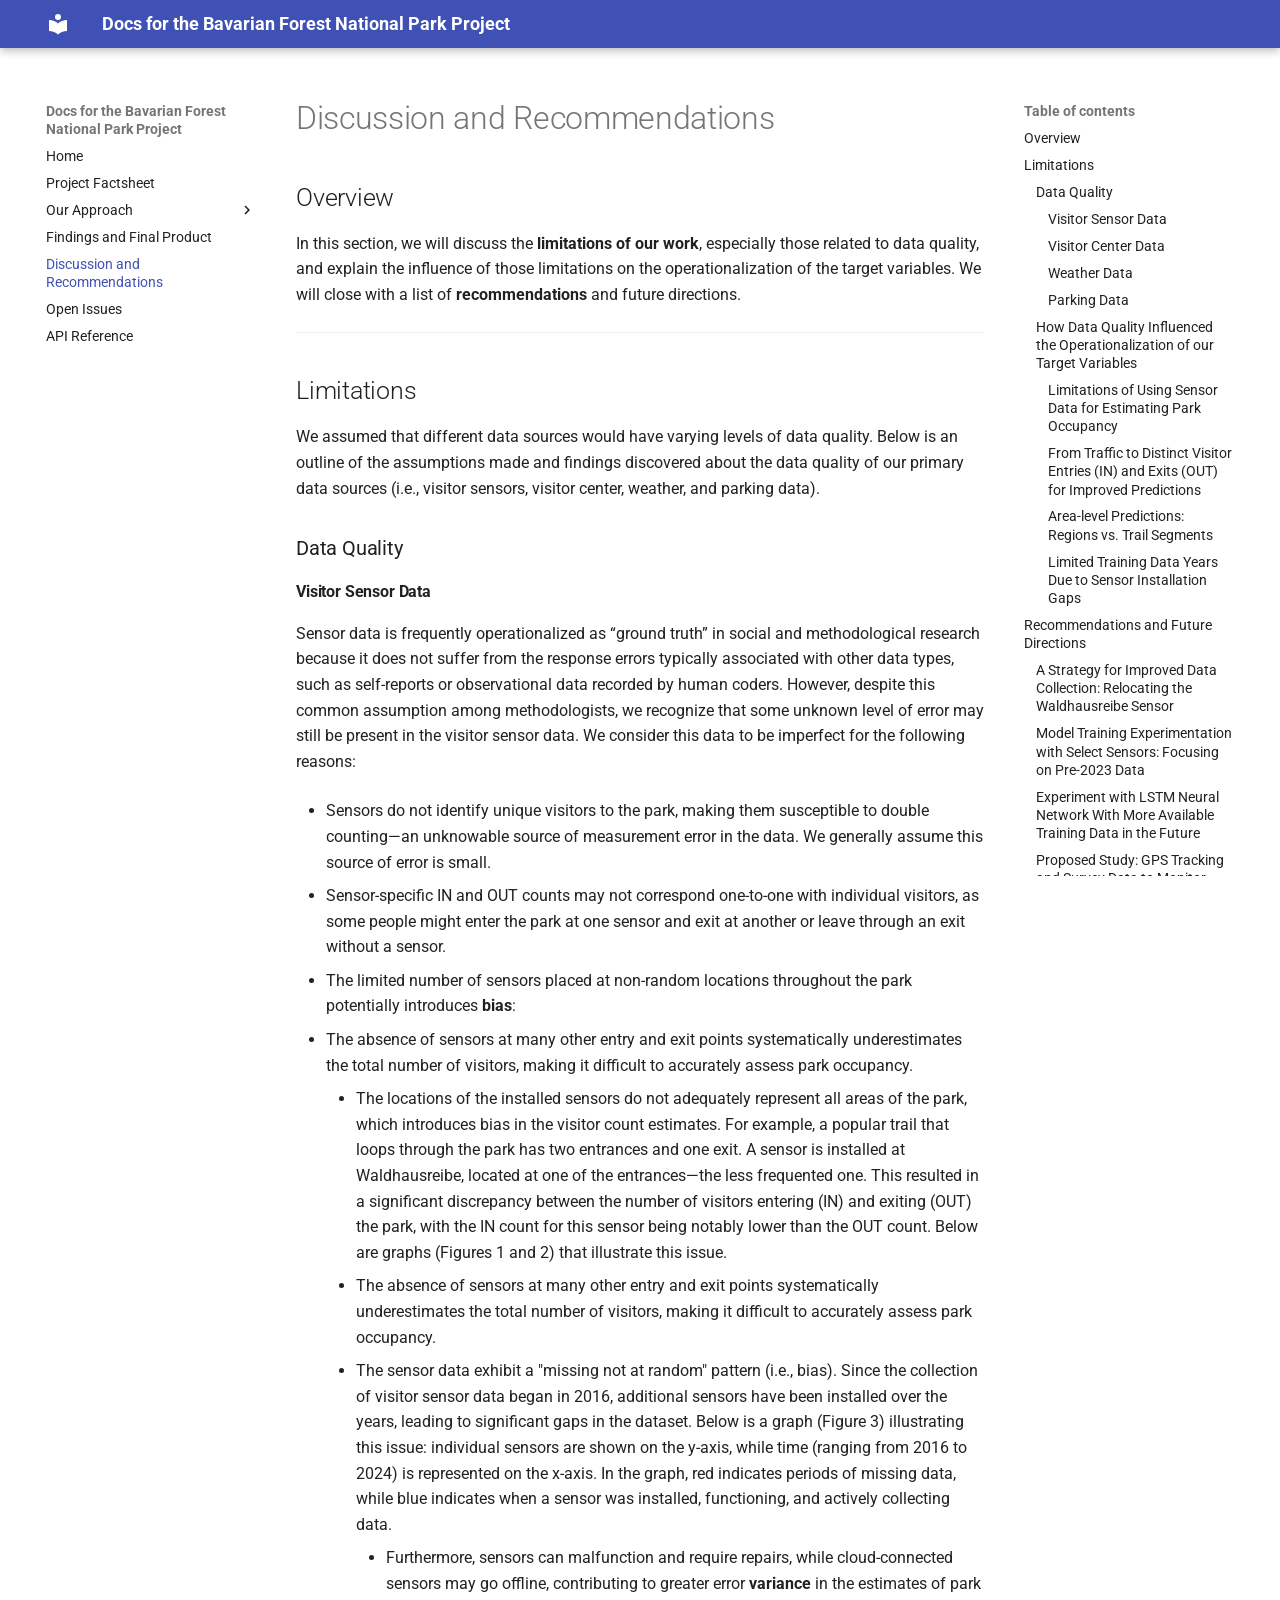
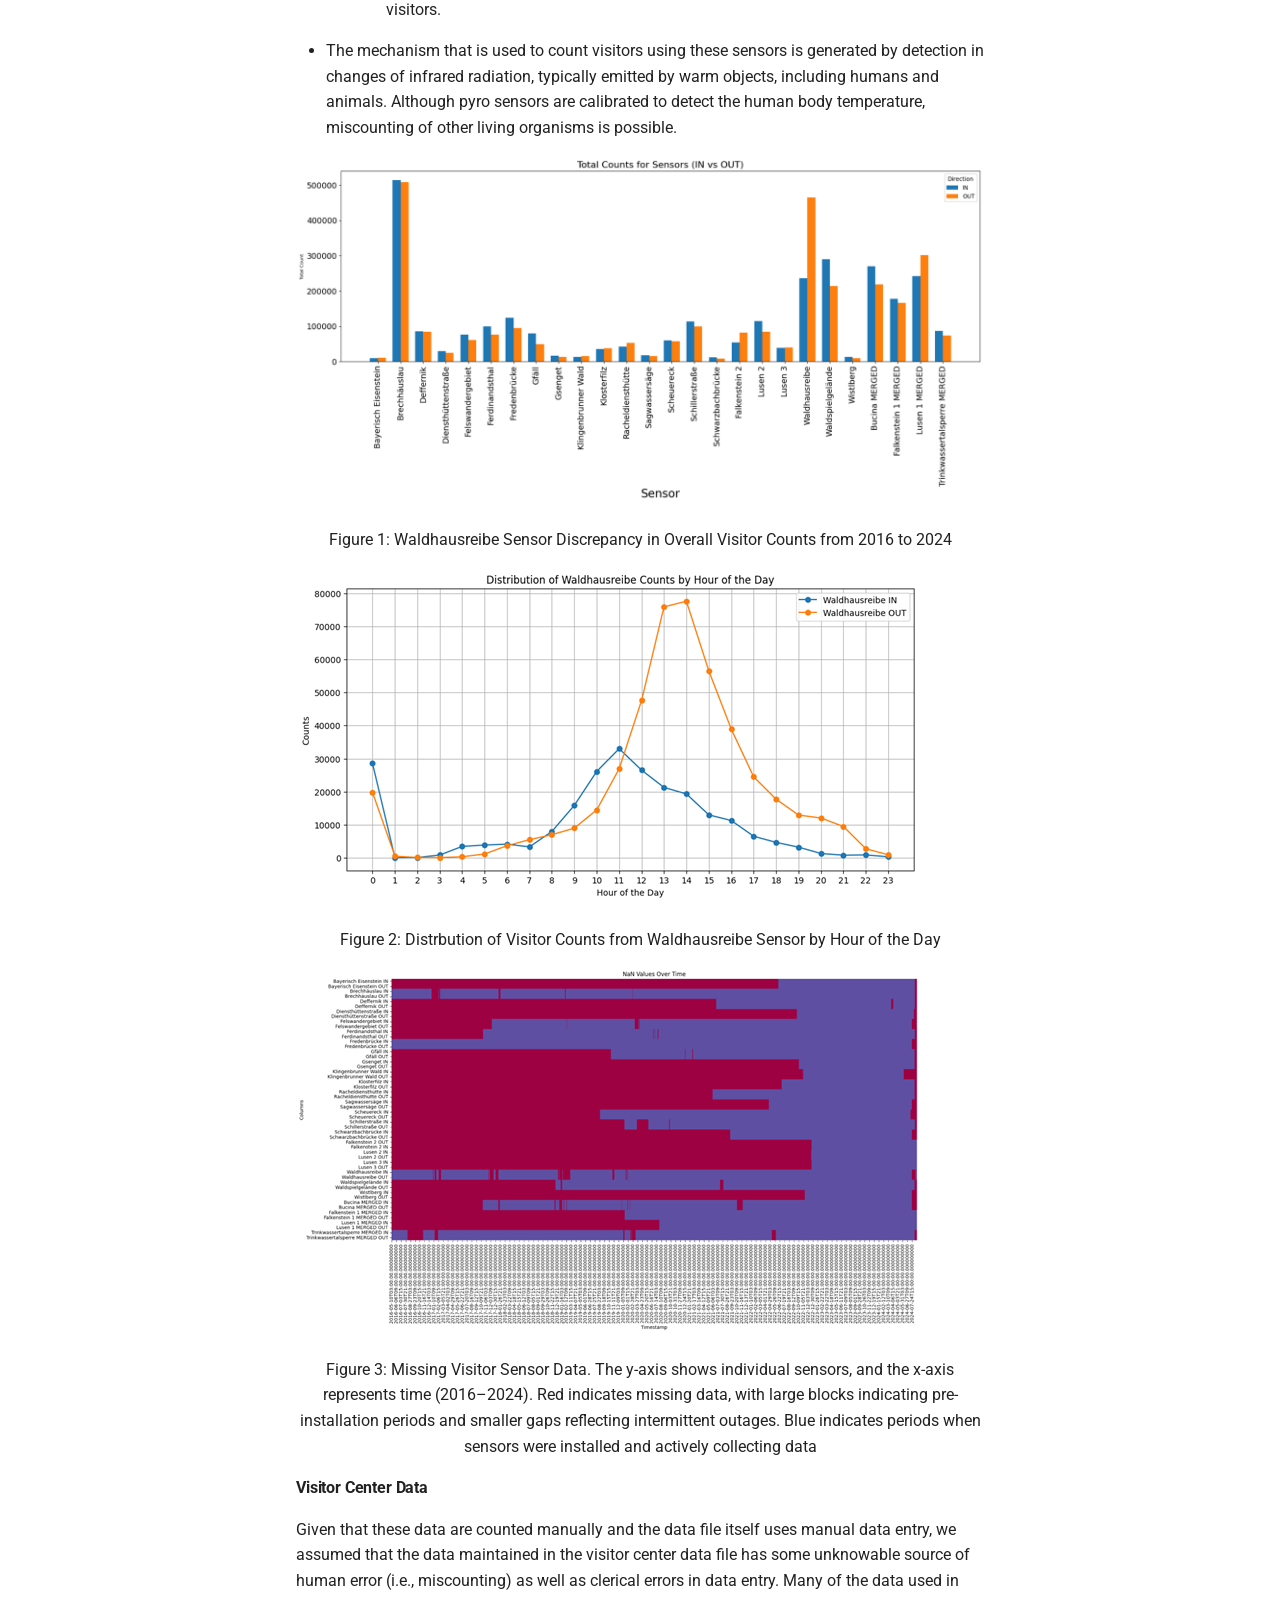
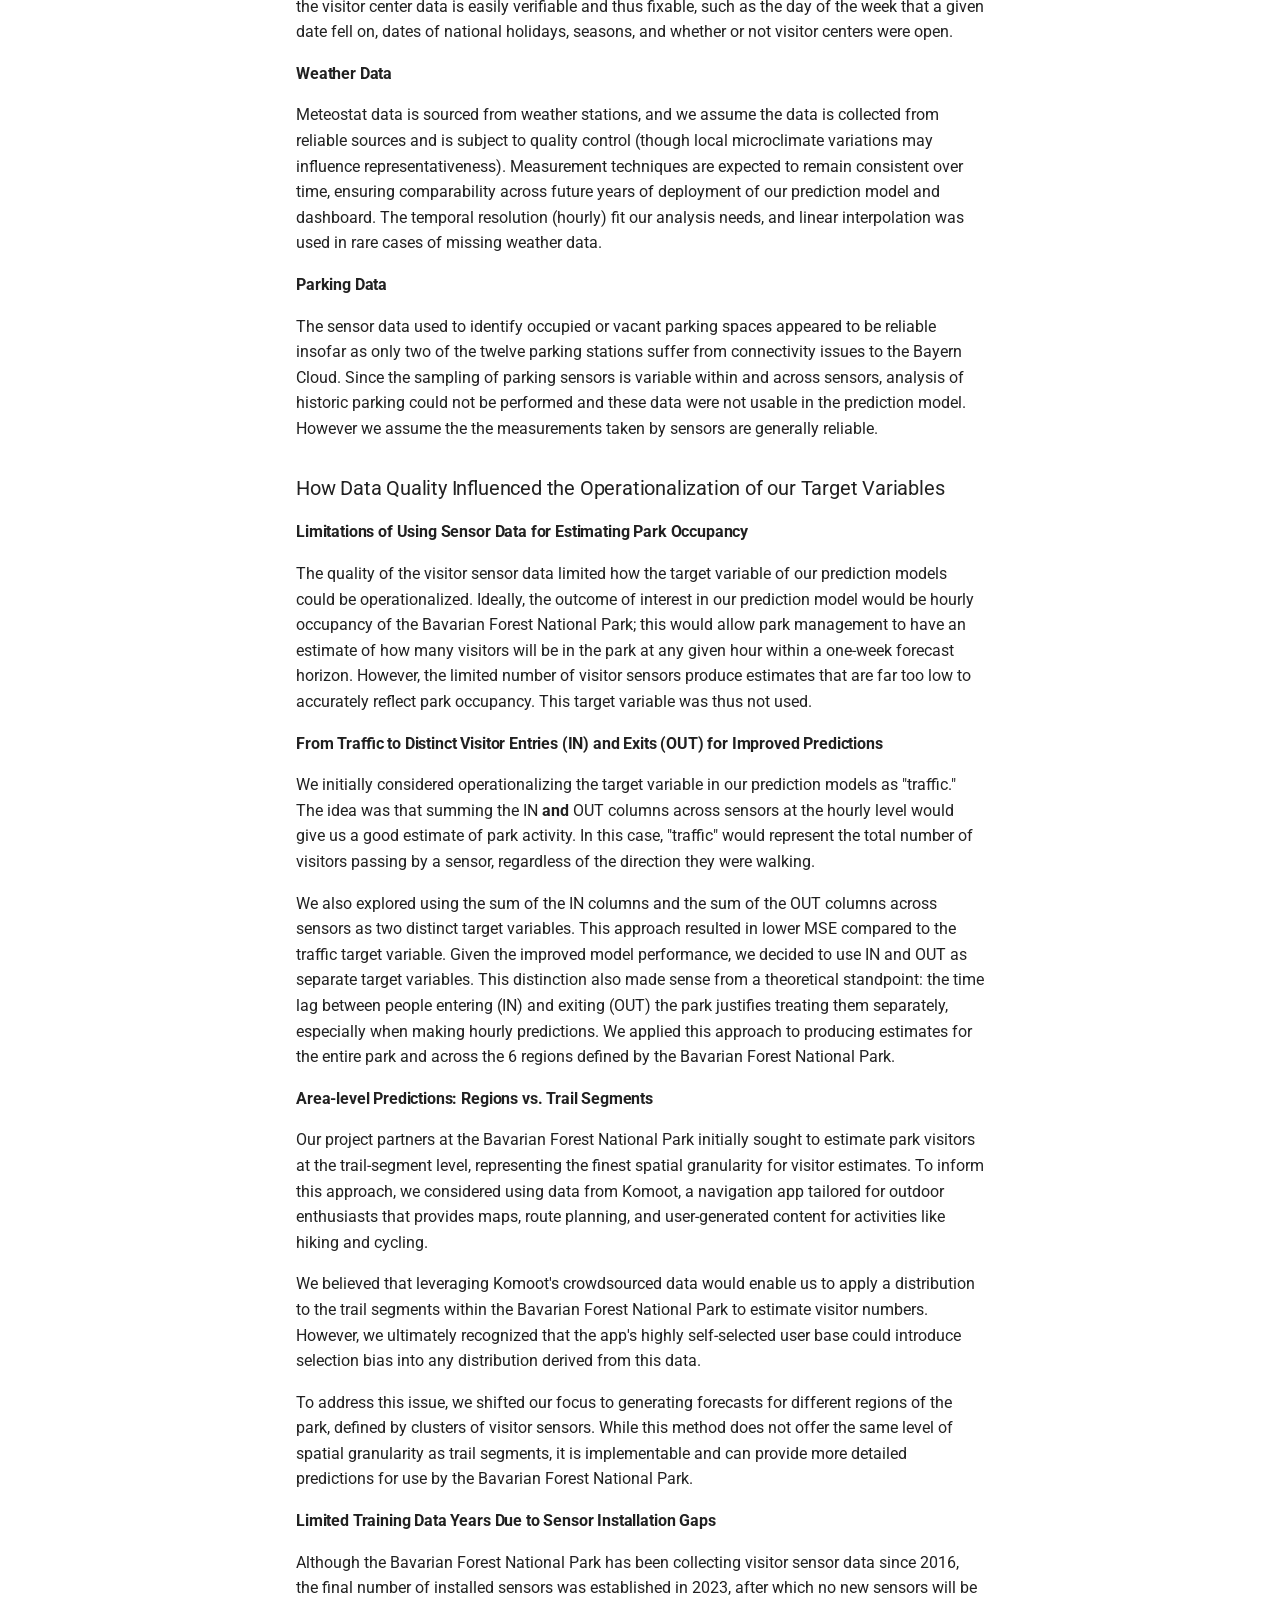
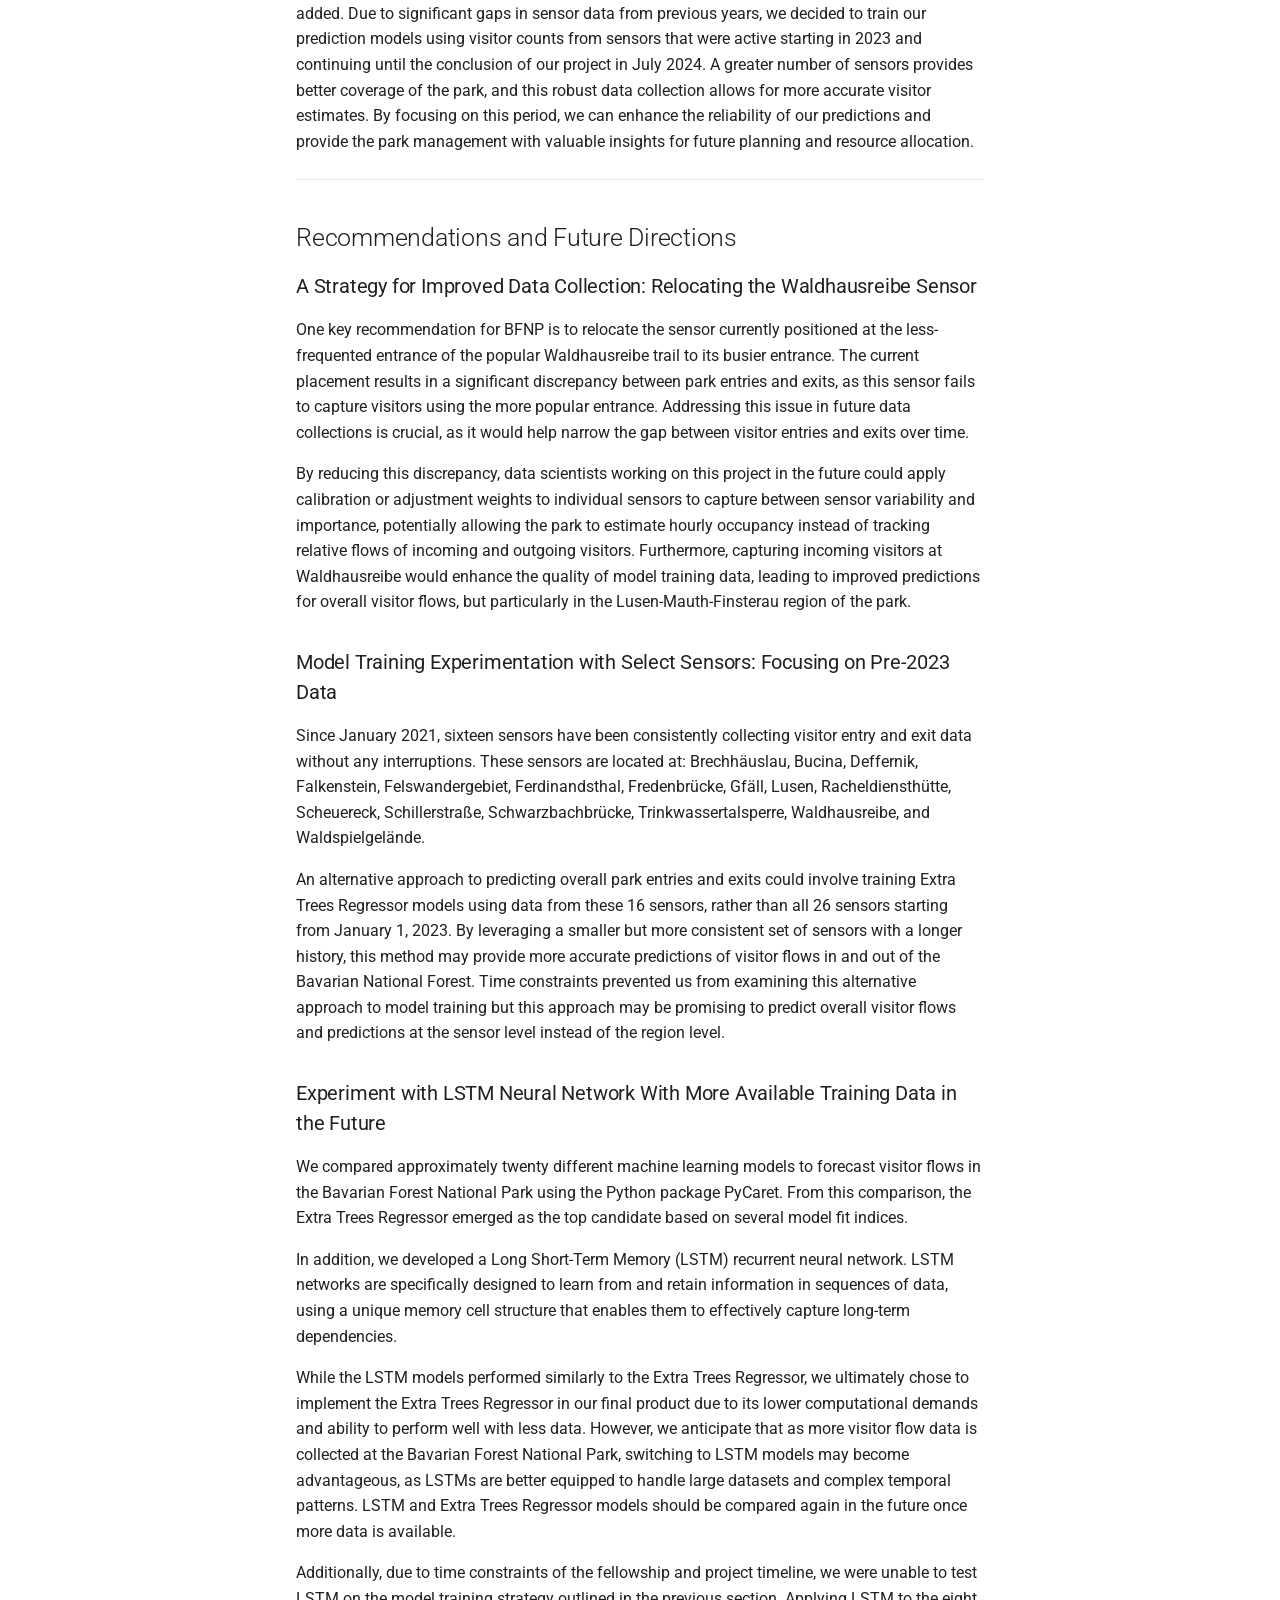
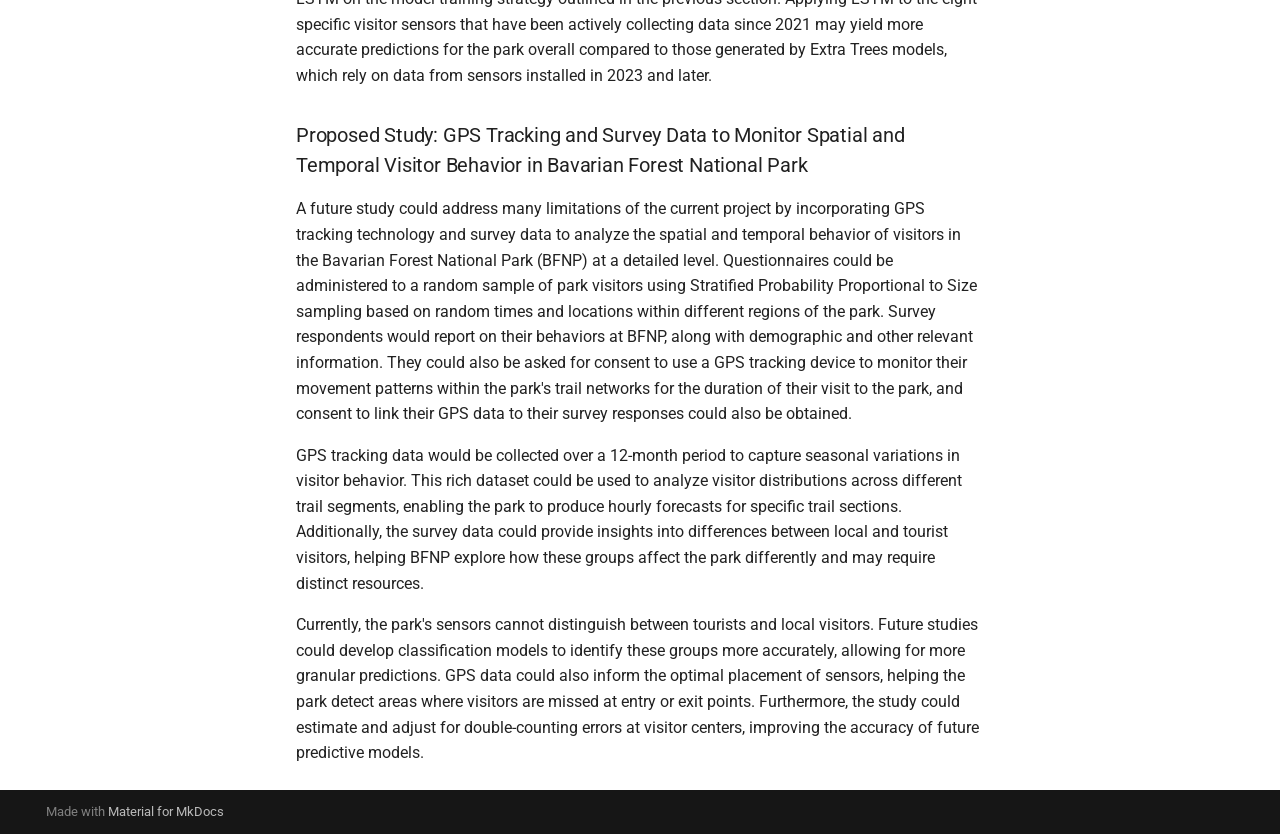
<file: limitations-and-challenges/index.html>
<!doctype html>
<html lang="en" class="no-js">
  <head>
    
      <meta charset="utf-8">
      <meta name="viewport" content="width=device-width,initial-scale=1">
      
      
      
        <link rel="canonical" href="https://wild-ecol-cons.github.io/webapp-besuchermonitoring-nationalpark-bayerischer-wald/limitations-and-challenges/">
      
      
        <link rel="prev" href="../findings-and-results/">
      
      
        <link rel="next" href="../open-issues/">
      
      
        
      
      
      <link rel="icon" href="../assets/images/favicon.png">
      <meta name="generator" content="mkdocs-1.6.1, mkdocs-material-9.8.1">
    
    
      
        <title>Discussion and Recommendations - Docs for the Bavarian Forest National Park Project</title>
      
    
    
      <link rel="stylesheet" href="../assets/stylesheets/main.57a0d79d.min.css">
      
      


    
    
      
    
    
      
        
        
        <link rel="preconnect" href="https://fonts.gstatic.com" crossorigin>
        <link rel="stylesheet" href="https://fonts.googleapis.com/css?family=Roboto:300,300i,400,400i,700,700i%7CRoboto+Mono:400,400i,700,700i&display=fallback">
        <style>:root{--md-text-font:"Roboto";--md-code-font:"Roboto Mono"}</style>
      
    
    
      <link rel="stylesheet" href="../assets/_mkdocstrings.css">
    
      <link rel="stylesheet" href="../stylesheets/doc-updates.css">
    
    <script>__md_scope=new URL("..",location),__md_hash=e=>[...e].reduce(((e,_)=>(e<<5)-e+_.charCodeAt(0)),0),__md_get=(e,_=localStorage,t=__md_scope)=>JSON.parse(_.getItem(t.pathname+"."+e)),__md_set=(e,_,t=localStorage,a=__md_scope)=>{try{t.setItem(a.pathname+"."+e,JSON.stringify(_))}catch(e){}}</script>
    
      

    
    
  </head>
  
  
    <body dir="ltr">
  
    
    <input class="md-toggle" data-md-toggle="drawer" type="checkbox" id="__drawer" autocomplete="off">
    <input class="md-toggle" data-md-toggle="search" type="checkbox" id="__search" autocomplete="off">
    <label class="md-overlay" for="__drawer"></label>
    <div data-md-component="skip">
      
        
        <a href="#discussion-and-recommendations" class="md-skip">
          Skip to content
        </a>
      
    </div>
    <div data-md-component="announce">
      
    </div>
    
    
      

  

<header class="md-header md-header--shadow" data-md-component="header">
  <nav class="md-header__inner md-grid" aria-label="Header">
    <a href=".." title="Docs for the Bavarian Forest National Park Project" class="md-header__button md-logo" aria-label="Docs for the Bavarian Forest National Park Project" data-md-component="logo">
      
  
  <svg xmlns="http://www.w3.org/2000/svg" viewBox="0 0 24 24"><path d="M12 8a3 3 0 0 0 3-3 3 3 0 0 0-3-3 3 3 0 0 0-3 3 3 3 0 0 0 3 3m0 3.54C9.64 9.35 6.5 8 3 8v11c3.5 0 6.64 1.35 9 3.54 2.36-2.19 5.5-3.54 9-3.54V8c-3.5 0-6.64 1.35-9 3.54"/></svg>

    </a>
    <label class="md-header__button md-icon" for="__drawer">
      
      <svg xmlns="http://www.w3.org/2000/svg" viewBox="0 0 24 24"><path d="M3 6h18v2H3zm0 5h18v2H3zm0 5h18v2H3z"/></svg>
    </label>
    <div class="md-header__title" data-md-component="header-title">
      <div class="md-header__ellipsis">
        <div class="md-header__topic">
          <span class="md-ellipsis">
            Docs for the Bavarian Forest National Park Project
          </span>
        </div>
        <div class="md-header__topic" data-md-component="header-topic">
          <span class="md-ellipsis">
            
              Discussion and Recommendations
            
          </span>
        </div>
      </div>
    </div>
    
    
      <script>var palette=__md_get("__palette");if(palette&&palette.color){if("(prefers-color-scheme)"===palette.color.media){var media=matchMedia("(prefers-color-scheme: light)"),input=document.querySelector(media.matches?"[data-md-color-media='(prefers-color-scheme: light)']":"[data-md-color-media='(prefers-color-scheme: dark)']");palette.color.media=input.getAttribute("data-md-color-media"),palette.color.scheme=input.getAttribute("data-md-color-scheme"),palette.color.primary=input.getAttribute("data-md-color-primary"),palette.color.accent=input.getAttribute("data-md-color-accent")}for(var[key,value]of Object.entries(palette.color))document.body.setAttribute("data-md-color-"+key,value)}</script>
    
    
    
    
  </nav>
  
</header>
    
    <div class="md-container" data-md-component="container">
      
      
        
          
        
      
      <main class="md-main" data-md-component="main">
        <div class="md-main__inner md-grid">
          
            
              
              <div class="md-sidebar md-sidebar--primary" data-md-component="sidebar" data-md-type="navigation" >
                <div class="md-sidebar__scrollwrap">
                  <div class="md-sidebar__inner">
                    



<nav class="md-nav md-nav--primary" aria-label="Navigation" data-md-level="0">
  <label class="md-nav__title" for="__drawer">
    <a href=".." title="Docs for the Bavarian Forest National Park Project" class="md-nav__button md-logo" aria-label="Docs for the Bavarian Forest National Park Project" data-md-component="logo">
      
  
  <svg xmlns="http://www.w3.org/2000/svg" viewBox="0 0 24 24"><path d="M12 8a3 3 0 0 0 3-3 3 3 0 0 0-3-3 3 3 0 0 0-3 3 3 3 0 0 0 3 3m0 3.54C9.64 9.35 6.5 8 3 8v11c3.5 0 6.64 1.35 9 3.54 2.36-2.19 5.5-3.54 9-3.54V8c-3.5 0-6.64 1.35-9 3.54"/></svg>

    </a>
    Docs for the Bavarian Forest National Park Project
  </label>
  
  <ul class="md-nav__list" data-md-scrollfix>
    
      
      
  
  
  
  
    <li class="md-nav__item">
      <a href=".." class="md-nav__link">
        
  
  
  <span class="md-ellipsis">
    
  
    Home
  

    
  </span>
  
  

      </a>
    </li>
  

    
      
      
  
  
  
  
    <li class="md-nav__item">
      <a href="../project-factsheet/" class="md-nav__link">
        
  
  
  <span class="md-ellipsis">
    
  
    Project Factsheet
  

    
  </span>
  
  

      </a>
    </li>
  

    
      
      
  
  
  
  
    
    
      
        
          
        
      
        
      
        
      
        
      
    
    
    
    
    <li class="md-nav__item md-nav__item--nested">
      
        
        
        <input class="md-nav__toggle md-toggle " type="checkbox" id="__nav_3" >
        
          
          <div class="md-nav__link md-nav__container">
            <a href="../approach/" class="md-nav__link ">
              
  
  
  <span class="md-ellipsis">
    
  
    Our Approach
  

    
  </span>
  
  

            </a>
            
              
              <label class="md-nav__link " for="__nav_3" id="__nav_3_label" tabindex="0">
                <span class="md-nav__icon md-icon"></span>
              </label>
            
          </div>
        
        <nav class="md-nav" data-md-level="1" aria-labelledby="__nav_3_label" aria-expanded="false">
          <label class="md-nav__title" for="__nav_3">
            <span class="md-nav__icon md-icon"></span>
            
  
    Our Approach
  

          </label>
          <ul class="md-nav__list" data-md-scrollfix>
            
              
            
              
                
  
  
  
  
    <li class="md-nav__item">
      <a href="../approach/data/" class="md-nav__link">
        
  
  
  <span class="md-ellipsis">
    
  
    Step 1: Data Sourcing
  

    
  </span>
  
  

      </a>
    </li>
  

              
            
              
                
  
  
  
  
    <li class="md-nav__item">
      <a href="../approach/prediction-pipeline/" class="md-nav__link">
        
  
  
  <span class="md-ellipsis">
    
  
    Step 2: Building the Prediction Pipeline
  

    
  </span>
  
  

      </a>
    </li>
  

              
            
              
                
  
  
  
  
    <li class="md-nav__item">
      <a href="../approach/user-frontends/" class="md-nav__link">
        
  
  
  <span class="md-ellipsis">
    
  
    Step 3: Building the User Frontends
  

    
  </span>
  
  

      </a>
    </li>
  

              
            
          </ul>
        </nav>
      
    </li>
  

    
      
      
  
  
  
  
    <li class="md-nav__item">
      <a href="../findings-and-results/" class="md-nav__link">
        
  
  
  <span class="md-ellipsis">
    
  
    Findings and Final Product
  

    
  </span>
  
  

      </a>
    </li>
  

    
      
      
  
  
    
  
  
  
    <li class="md-nav__item md-nav__item--active">
      
      <input class="md-nav__toggle md-toggle" type="checkbox" id="__toc">
      
      
        
      
      
        <label class="md-nav__link md-nav__link--active" for="__toc">
          
  
  
  <span class="md-ellipsis">
    
  
    Discussion and Recommendations
  

    
  </span>
  
  

          <span class="md-nav__icon md-icon"></span>
        </label>
      
      <a href="./" class="md-nav__link md-nav__link--active">
        
  
  
  <span class="md-ellipsis">
    
  
    Discussion and Recommendations
  

    
  </span>
  
  

      </a>
      
        

<nav class="md-nav md-nav--secondary" aria-label="Table of contents">
  
  
  
    
  
  
    <label class="md-nav__title" for="__toc">
      <span class="md-nav__icon md-icon"></span>
      Table of contents
    </label>
    <ul class="md-nav__list" data-md-component="toc" data-md-scrollfix>
      
        <li class="md-nav__item">
  <a href="#overview" class="md-nav__link">
    <span class="md-ellipsis">
      
        Overview
      
    </span>
  </a>
  
</li>
      
        <li class="md-nav__item">
  <a href="#limitations" class="md-nav__link">
    <span class="md-ellipsis">
      
        Limitations
      
    </span>
  </a>
  
    <nav class="md-nav" aria-label="Limitations">
      <ul class="md-nav__list">
        
          <li class="md-nav__item">
  <a href="#data-quality" class="md-nav__link">
    <span class="md-ellipsis">
      
        Data Quality
      
    </span>
  </a>
  
    <nav class="md-nav" aria-label="Data Quality">
      <ul class="md-nav__list">
        
          <li class="md-nav__item">
  <a href="#visitor-sensor-data" class="md-nav__link">
    <span class="md-ellipsis">
      
        Visitor Sensor Data
      
    </span>
  </a>
  
</li>
        
          <li class="md-nav__item">
  <a href="#visitor-center-data" class="md-nav__link">
    <span class="md-ellipsis">
      
        Visitor Center Data
      
    </span>
  </a>
  
</li>
        
          <li class="md-nav__item">
  <a href="#weather-data" class="md-nav__link">
    <span class="md-ellipsis">
      
        Weather Data
      
    </span>
  </a>
  
</li>
        
          <li class="md-nav__item">
  <a href="#parking-data" class="md-nav__link">
    <span class="md-ellipsis">
      
        Parking Data
      
    </span>
  </a>
  
</li>
        
      </ul>
    </nav>
  
</li>
        
          <li class="md-nav__item">
  <a href="#how-data-quality-influenced-the-operationalization-of-our-target-variables" class="md-nav__link">
    <span class="md-ellipsis">
      
        How Data Quality Influenced the Operationalization of our Target Variables
      
    </span>
  </a>
  
    <nav class="md-nav" aria-label="How Data Quality Influenced the Operationalization of our Target Variables">
      <ul class="md-nav__list">
        
          <li class="md-nav__item">
  <a href="#limitations-of-using-sensor-data-for-estimating-park-occupancy" class="md-nav__link">
    <span class="md-ellipsis">
      
        Limitations of Using Sensor Data for Estimating Park Occupancy
      
    </span>
  </a>
  
</li>
        
          <li class="md-nav__item">
  <a href="#from-traffic-to-distinct-visitor-entries-in-and-exits-out-for-improved-predictions" class="md-nav__link">
    <span class="md-ellipsis">
      
        From Traffic to Distinct Visitor Entries (IN) and Exits (OUT) for Improved Predictions
      
    </span>
  </a>
  
</li>
        
          <li class="md-nav__item">
  <a href="#area-level-predictions-regions-vs-trail-segments" class="md-nav__link">
    <span class="md-ellipsis">
      
        Area-level Predictions: Regions vs. Trail Segments
      
    </span>
  </a>
  
</li>
        
          <li class="md-nav__item">
  <a href="#limited-training-data-years-due-to-sensor-installation-gaps" class="md-nav__link">
    <span class="md-ellipsis">
      
        Limited Training Data Years Due to Sensor Installation Gaps
      
    </span>
  </a>
  
</li>
        
      </ul>
    </nav>
  
</li>
        
      </ul>
    </nav>
  
</li>
      
        <li class="md-nav__item">
  <a href="#recommendations-and-future-directions" class="md-nav__link">
    <span class="md-ellipsis">
      
        Recommendations and Future Directions
      
    </span>
  </a>
  
    <nav class="md-nav" aria-label="Recommendations and Future Directions">
      <ul class="md-nav__list">
        
          <li class="md-nav__item">
  <a href="#a-strategy-for-improved-data-collection-relocating-the-waldhausreibe-sensor" class="md-nav__link">
    <span class="md-ellipsis">
      
        A Strategy for Improved Data Collection: Relocating the Waldhausreibe Sensor
      
    </span>
  </a>
  
</li>
        
          <li class="md-nav__item">
  <a href="#model-training-experimentation-with-select-sensors-focusing-on-pre-2023-data" class="md-nav__link">
    <span class="md-ellipsis">
      
        Model Training Experimentation with Select Sensors: Focusing on Pre-2023 Data
      
    </span>
  </a>
  
</li>
        
          <li class="md-nav__item">
  <a href="#experiment-with-lstm-neural-network-with-more-available-training-data-in-the-future" class="md-nav__link">
    <span class="md-ellipsis">
      
        Experiment with LSTM Neural Network With More Available Training Data in the Future
      
    </span>
  </a>
  
</li>
        
          <li class="md-nav__item">
  <a href="#proposed-study-gps-tracking-and-survey-data-to-monitor-spatial-and-temporal-visitor-behavior-in-bavarian-forest-national-park" class="md-nav__link">
    <span class="md-ellipsis">
      
        Proposed Study: GPS Tracking and Survey Data to Monitor Spatial and Temporal Visitor Behavior in Bavarian Forest National Park
      
    </span>
  </a>
  
</li>
        
      </ul>
    </nav>
  
</li>
      
    </ul>
  
</nav>
      
    </li>
  

    
      
      
  
  
  
  
    <li class="md-nav__item">
      <a href="../open-issues/" class="md-nav__link">
        
  
  
  <span class="md-ellipsis">
    
  
    Open Issues
  

    
  </span>
  
  

      </a>
    </li>
  

    
      
      
  
  
  
  
    <li class="md-nav__item">
      <a href="../api-reference/" class="md-nav__link">
        
  
  
  <span class="md-ellipsis">
    
  
    API Reference
  

    
  </span>
  
  

      </a>
    </li>
  

    
  </ul>
</nav>
                  </div>
                </div>
              </div>
            
            
              
              <div class="md-sidebar md-sidebar--secondary" data-md-component="sidebar" data-md-type="toc" >
                <div class="md-sidebar__scrollwrap">
                  <div class="md-sidebar__inner">
                    

<nav class="md-nav md-nav--secondary" aria-label="Table of contents">
  
  
  
    
  
  
    <label class="md-nav__title" for="__toc">
      <span class="md-nav__icon md-icon"></span>
      Table of contents
    </label>
    <ul class="md-nav__list" data-md-component="toc" data-md-scrollfix>
      
        <li class="md-nav__item">
  <a href="#overview" class="md-nav__link">
    <span class="md-ellipsis">
      
        Overview
      
    </span>
  </a>
  
</li>
      
        <li class="md-nav__item">
  <a href="#limitations" class="md-nav__link">
    <span class="md-ellipsis">
      
        Limitations
      
    </span>
  </a>
  
    <nav class="md-nav" aria-label="Limitations">
      <ul class="md-nav__list">
        
          <li class="md-nav__item">
  <a href="#data-quality" class="md-nav__link">
    <span class="md-ellipsis">
      
        Data Quality
      
    </span>
  </a>
  
    <nav class="md-nav" aria-label="Data Quality">
      <ul class="md-nav__list">
        
          <li class="md-nav__item">
  <a href="#visitor-sensor-data" class="md-nav__link">
    <span class="md-ellipsis">
      
        Visitor Sensor Data
      
    </span>
  </a>
  
</li>
        
          <li class="md-nav__item">
  <a href="#visitor-center-data" class="md-nav__link">
    <span class="md-ellipsis">
      
        Visitor Center Data
      
    </span>
  </a>
  
</li>
        
          <li class="md-nav__item">
  <a href="#weather-data" class="md-nav__link">
    <span class="md-ellipsis">
      
        Weather Data
      
    </span>
  </a>
  
</li>
        
          <li class="md-nav__item">
  <a href="#parking-data" class="md-nav__link">
    <span class="md-ellipsis">
      
        Parking Data
      
    </span>
  </a>
  
</li>
        
      </ul>
    </nav>
  
</li>
        
          <li class="md-nav__item">
  <a href="#how-data-quality-influenced-the-operationalization-of-our-target-variables" class="md-nav__link">
    <span class="md-ellipsis">
      
        How Data Quality Influenced the Operationalization of our Target Variables
      
    </span>
  </a>
  
    <nav class="md-nav" aria-label="How Data Quality Influenced the Operationalization of our Target Variables">
      <ul class="md-nav__list">
        
          <li class="md-nav__item">
  <a href="#limitations-of-using-sensor-data-for-estimating-park-occupancy" class="md-nav__link">
    <span class="md-ellipsis">
      
        Limitations of Using Sensor Data for Estimating Park Occupancy
      
    </span>
  </a>
  
</li>
        
          <li class="md-nav__item">
  <a href="#from-traffic-to-distinct-visitor-entries-in-and-exits-out-for-improved-predictions" class="md-nav__link">
    <span class="md-ellipsis">
      
        From Traffic to Distinct Visitor Entries (IN) and Exits (OUT) for Improved Predictions
      
    </span>
  </a>
  
</li>
        
          <li class="md-nav__item">
  <a href="#area-level-predictions-regions-vs-trail-segments" class="md-nav__link">
    <span class="md-ellipsis">
      
        Area-level Predictions: Regions vs. Trail Segments
      
    </span>
  </a>
  
</li>
        
          <li class="md-nav__item">
  <a href="#limited-training-data-years-due-to-sensor-installation-gaps" class="md-nav__link">
    <span class="md-ellipsis">
      
        Limited Training Data Years Due to Sensor Installation Gaps
      
    </span>
  </a>
  
</li>
        
      </ul>
    </nav>
  
</li>
        
      </ul>
    </nav>
  
</li>
      
        <li class="md-nav__item">
  <a href="#recommendations-and-future-directions" class="md-nav__link">
    <span class="md-ellipsis">
      
        Recommendations and Future Directions
      
    </span>
  </a>
  
    <nav class="md-nav" aria-label="Recommendations and Future Directions">
      <ul class="md-nav__list">
        
          <li class="md-nav__item">
  <a href="#a-strategy-for-improved-data-collection-relocating-the-waldhausreibe-sensor" class="md-nav__link">
    <span class="md-ellipsis">
      
        A Strategy for Improved Data Collection: Relocating the Waldhausreibe Sensor
      
    </span>
  </a>
  
</li>
        
          <li class="md-nav__item">
  <a href="#model-training-experimentation-with-select-sensors-focusing-on-pre-2023-data" class="md-nav__link">
    <span class="md-ellipsis">
      
        Model Training Experimentation with Select Sensors: Focusing on Pre-2023 Data
      
    </span>
  </a>
  
</li>
        
          <li class="md-nav__item">
  <a href="#experiment-with-lstm-neural-network-with-more-available-training-data-in-the-future" class="md-nav__link">
    <span class="md-ellipsis">
      
        Experiment with LSTM Neural Network With More Available Training Data in the Future
      
    </span>
  </a>
  
</li>
        
          <li class="md-nav__item">
  <a href="#proposed-study-gps-tracking-and-survey-data-to-monitor-spatial-and-temporal-visitor-behavior-in-bavarian-forest-national-park" class="md-nav__link">
    <span class="md-ellipsis">
      
        Proposed Study: GPS Tracking and Survey Data to Monitor Spatial and Temporal Visitor Behavior in Bavarian Forest National Park
      
    </span>
  </a>
  
</li>
        
      </ul>
    </nav>
  
</li>
      
    </ul>
  
</nav>
                  </div>
                </div>
              </div>
            
          
          
            <div class="md-content" data-md-component="content">
              
              <article class="md-content__inner md-typeset">
                
                  



<h1 id="discussion-and-recommendations">Discussion and Recommendations</h1>
<h2 id="overview">Overview</h2>
<p>In this section, we will discuss the <strong>limitations of our work</strong>, especially those related to data quality, and explain the influence of those limitations on the operationalization of the target variables. We will close with a list of <strong>recommendations</strong> and future directions.</p>
<hr />
<h2 id="limitations">Limitations</h2>
<p>We assumed that different data sources would have varying levels of data quality. Below is an outline of the assumptions made and findings discovered about the data quality of our primary data sources (i.e., visitor sensors, visitor center, weather, and parking data).</p>
<h3 id="data-quality">Data Quality</h3>
<h4 id="visitor-sensor-data"><strong>Visitor Sensor Data</strong></h4>
<p>Sensor data is frequently operationalized as “ground truth” in social and methodological research because it does not suffer from the response errors typically associated with other data types, such as self-reports or observational data recorded by human coders. However, despite this common assumption among methodologists, we recognize that some unknown level of error may still be present in the visitor sensor data. We consider this data to be imperfect for the following reasons:</p>
<ul>
<li>
<p>Sensors do not identify unique visitors to the park, making them susceptible to double counting—an unknowable source of measurement error in the data. We generally assume this source of error is small.</p>
</li>
<li>
<p>Sensor-specific IN and OUT counts may not correspond one-to-one with individual visitors, as some people might enter the park at one sensor and exit at another or leave through an exit without a sensor.</p>
</li>
<li>
<p>The limited number of sensors placed at non-random locations throughout the park potentially introduces <strong>bias</strong>:</p>
</li>
<li>The absence of sensors at many other entry and exit points systematically underestimates the total number of visitors, making it difficult to accurately assess park occupancy.<ul>
<li>The locations of the installed sensors do not adequately represent all areas of the park, which introduces bias in the visitor count estimates. For example, a popular trail that loops through the park has two entrances and one exit. A sensor is installed at Waldhausreibe, located at one of the entrances—the less frequented one. This resulted in a significant discrepancy between the number of visitors entering (IN) and exiting (OUT) the park, with the IN count for this sensor being notably lower than the OUT count. Below are graphs (Figures 1 and 2) that illustrate this issue.</li>
<li>The absence of sensors at many other entry and exit points systematically underestimates the total number of visitors, making it difficult to accurately assess park occupancy.</li>
<li>The sensor data exhibit a "missing not at random" pattern (i.e., bias). Since the collection of visitor sensor data began in 2016, additional sensors have been installed over the years, leading to significant gaps in the dataset. Below is a graph (Figure 3) illustrating this issue: individual sensors are shown on the y-axis, while time (ranging from 2016 to 2024) is represented on the x-axis. In the graph, red indicates periods of missing data, while blue indicates when a sensor was installed, functioning, and actively collecting data.<ul>
<li>Furthermore, sensors can malfunction and require repairs, while cloud-connected sensors may go offline, contributing to greater error <strong>variance</strong> in the estimates of park visitors.</li>
</ul>
</li>
</ul>
</li>
<li>The mechanism that is used to count visitors using these sensors is generated by detection in changes of infrared radiation, typically emitted by warm objects, including humans and animals. Although pyro sensors are calibrated to detect the human body temperature, miscounting of other living organisms is possible.</li>
</ul>
<p><img alt="A bar plot showing the discrepancies of INs and OUTs" src="../asset/sensor-discrepancy-1.png" /></p>
<p style="text-align:center;">Figure 1: Waldhausreibe Sensor Discrepancy in Overall Visitor Counts from 2016 to 2024</p>

<p><img alt="A plot showing the Distrbution of Visitor Counts from Waldhausreibe Sensor by Hour of the Day" src="../asset/sensor-discrepancy-2.png" /></p>
<p style="text-align:center;">Figure 2: Distrbution of Visitor Counts from Waldhausreibe Sensor by Hour of the Day</p>

<p><img alt="A plot showing the occurence of missing values across sensors and time" src="../asset/Sensor%20missing%20data.png" /></p>
<p style="text-align:center;">Figure 3: Missing Visitor Sensor Data. The y-axis shows individual sensors, and the x-axis represents time (2016–2024). Red indicates missing data, with large blocks indicating pre-installation periods and smaller gaps reflecting intermittent outages. Blue indicates periods when sensors were installed and actively collecting data</p>

<h4 id="visitor-center-data"><strong>Visitor Center Data</strong></h4>
<p>Given that these data are counted manually and the data file itself uses manual data entry, we assumed that the data maintained in the visitor center data file has some unknowable source of human error (i.e., miscounting) as well as clerical errors in data entry. Many of the data used in the visitor center data is easily verifiable and thus fixable, such as the day of the week that a given date fell on, dates of national holidays, seasons, and whether or not visitor centers were open.</p>
<h4 id="weather-data"><strong>Weather Data</strong></h4>
<p>Meteostat data is sourced from weather stations, and we assume the data is collected from reliable sources and is subject to quality control (though local microclimate variations may influence representativeness). Measurement techniques are expected to remain consistent over time, ensuring comparability across future years of deployment of our prediction model and dashboard. The temporal resolution (hourly) fit our analysis needs, and linear interpolation was used in rare cases of missing weather data.</p>
<h4 id="parking-data"><strong>Parking Data</strong></h4>
<p>The sensor data used to identify occupied or vacant parking spaces appeared to be reliable insofar as only two of the twelve parking stations suffer from connectivity issues to the Bayern Cloud. Since the sampling of parking sensors is variable within and across sensors, analysis of historic parking could not be performed and these data were not usable in the prediction model. However we assume the the measurements taken by sensors are generally reliable.</p>
<h3 id="how-data-quality-influenced-the-operationalization-of-our-target-variables">How Data Quality Influenced the Operationalization of our Target Variables</h3>
<h4 id="limitations-of-using-sensor-data-for-estimating-park-occupancy"><strong>Limitations of Using Sensor Data for Estimating Park Occupancy</strong></h4>
<p>The quality of the visitor sensor data limited how the target variable of our prediction models could be operationalized. Ideally, the outcome of interest in our prediction model would be hourly occupancy of the Bavarian Forest National Park; this would allow park management to have an estimate of how many visitors will be in the park at any given hour within a one-week forecast horizon. However, the limited number of visitor sensors produce estimates that are far too low to accurately reflect park occupancy. This target variable was thus not used.</p>
<h4 id="from-traffic-to-distinct-visitor-entries-in-and-exits-out-for-improved-predictions"><strong>From Traffic to Distinct Visitor Entries (IN) and Exits (OUT) for Improved Predictions</strong></h4>
<p>We initially considered operationalizing the target variable in our prediction models as "traffic." The idea was that summing the IN <strong>and</strong> OUT columns across sensors at the hourly level would give us a good estimate of park activity. In this case, "traffic" would represent the total number of visitors passing by a sensor, regardless of the direction they were walking.</p>
<p>We also explored using the sum of the IN columns and the sum of the OUT columns across sensors as two distinct target variables. This approach resulted in lower MSE compared to the traffic target variable. Given the improved model performance, we decided to use IN and OUT as separate target variables. This distinction also made sense from a theoretical standpoint: the time lag between people entering (IN) and exiting (OUT) the park justifies treating them separately, especially when making hourly predictions. We applied this approach to producing estimates for the entire park and across the 6 regions defined by the Bavarian Forest National Park.</p>
<h4 id="area-level-predictions-regions-vs-trail-segments"><strong>Area-level Predictions: Regions vs. Trail Segments</strong></h4>
<p>Our project partners at the Bavarian Forest National Park initially sought to estimate park visitors at the trail-segment level, representing the finest spatial granularity for visitor estimates. To inform this approach, we considered using data from Komoot, a navigation app tailored for outdoor enthusiasts that provides maps, route planning, and user-generated content for activities like hiking and cycling.</p>
<p>We believed that leveraging Komoot's crowdsourced data would enable us to apply a distribution to the trail segments within the Bavarian Forest National Park to estimate visitor numbers. However, we ultimately recognized that the app's highly self-selected user base could introduce selection bias into any distribution derived from this data.</p>
<p>To address this issue, we shifted our focus to generating forecasts for different regions of the park, defined by clusters of visitor sensors. While this method does not offer the same level of spatial granularity as trail segments, it is implementable and can provide more detailed predictions for use by the Bavarian Forest National Park.</p>
<h4 id="limited-training-data-years-due-to-sensor-installation-gaps"><strong>Limited Training Data Years Due to Sensor Installation Gaps</strong></h4>
<p>Although the Bavarian Forest National Park has been collecting visitor sensor data since 2016, the final number of installed sensors was established in 2023, after which no new sensors will be added. Due to significant gaps in sensor data from previous years, we decided to train our prediction models using visitor counts from sensors that were active starting in 2023 and continuing until the conclusion of our project in July 2024. A greater number of sensors provides better coverage of the park, and this robust data collection allows for more accurate visitor estimates. By focusing on this period, we can enhance the reliability of our predictions and provide the park management with valuable insights for future planning and resource allocation.</p>
<hr />
<h2 id="recommendations-and-future-directions">Recommendations and Future Directions</h2>
<h3 id="a-strategy-for-improved-data-collection-relocating-the-waldhausreibe-sensor">A Strategy for Improved Data Collection: Relocating the Waldhausreibe Sensor</h3>
<p>One key recommendation for BFNP is to relocate the sensor currently positioned at the less-frequented entrance of the popular Waldhausreibe trail to its busier entrance. The current placement results in a significant discrepancy between park entries and exits, as this sensor fails to capture visitors using the more popular entrance. Addressing this issue in future data collections is crucial, as it would help narrow the gap between visitor entries and exits over time.</p>
<p>By reducing this discrepancy, data scientists working on this project in the future could apply calibration or adjustment weights to individual sensors to capture between sensor variability and importance, potentially allowing the park to estimate hourly occupancy instead of tracking relative flows of incoming and outgoing visitors. Furthermore, capturing incoming visitors at Waldhausreibe would enhance the quality of model training data, leading to improved predictions for overall visitor flows, but particularly in the Lusen-Mauth-Finsterau region of the park.</p>
<h3 id="model-training-experimentation-with-select-sensors-focusing-on-pre-2023-data">Model Training Experimentation with Select Sensors: Focusing on Pre-2023 Data</h3>
<p>Since January 2021, sixteen sensors have been consistently collecting visitor entry and exit data without any interruptions. These sensors are located at: Brechhäuslau, Bucina, Deffernik, Falkenstein, Felswandergebiet, Ferdinandsthal, Fredenbrücke, Gfäll, Lusen, Racheldiensthütte, Scheuereck, Schillerstraße, Schwarzbachbrücke, Trinkwassertalsperre, Waldhausreibe, and Waldspielgelände.</p>
<p>An alternative approach to predicting overall park entries and exits could involve training Extra Trees Regressor models using data from these 16 sensors, rather than all 26 sensors starting from January 1, 2023. By leveraging a smaller but more consistent set of sensors with a longer history, this method may provide more accurate predictions of visitor flows in and out of the Bavarian National Forest. Time constraints prevented us from examining this alternative approach to model training but this approach may be promising to predict overall visitor flows and predictions at the sensor level instead of the region level.</p>
<h3 id="experiment-with-lstm-neural-network-with-more-available-training-data-in-the-future">Experiment with LSTM Neural Network With More Available Training Data in the Future</h3>
<p>We compared approximately twenty different machine learning models to forecast visitor flows in the Bavarian Forest National Park using the Python package PyCaret. From this comparison, the Extra Trees Regressor emerged as the top candidate based on several model fit indices.</p>
<p>In addition, we developed a Long Short-Term Memory (LSTM) recurrent neural network. LSTM networks are specifically designed to learn from and retain information in sequences of data, using a unique memory cell structure that enables them to effectively capture long-term dependencies.</p>
<p>While the LSTM models performed similarly to the Extra Trees Regressor, we ultimately chose to implement the Extra Trees Regressor in our final product due to its lower computational demands and ability to perform well with less data. However, we anticipate that as more visitor flow data is collected at the Bavarian Forest National Park, switching to LSTM models may become advantageous, as LSTMs are better equipped to handle large datasets and complex temporal patterns. LSTM and Extra Trees Regressor models should be compared again in the future once more data is available. </p>
<p>Additionally, due to time constraints of the fellowship and project timeline, we were unable to test LSTM on the model training strategy outlined in the previous section. Applying LSTM to the eight specific visitor sensors that have been actively collecting data since 2021 may yield more accurate predictions for the park overall compared to those generated by Extra Trees models, which rely on data from sensors installed in 2023 and later.</p>
<h3 id="proposed-study-gps-tracking-and-survey-data-to-monitor-spatial-and-temporal-visitor-behavior-in-bavarian-forest-national-park">Proposed Study: GPS Tracking and Survey Data to Monitor Spatial and Temporal Visitor Behavior in Bavarian Forest National Park</h3>
<p>A future study could address many limitations of the current project by incorporating GPS tracking technology and survey data to analyze the spatial and temporal behavior of visitors in the Bavarian Forest National Park (BFNP) at a detailed level. Questionnaires could be administered to a random sample of park visitors using Stratified Probability Proportional to Size sampling based on random times and locations within different regions of the park. Survey respondents would report on their behaviors at BFNP, along with demographic and other relevant information. They could also be asked for consent to use a GPS tracking device to monitor their movement patterns within the park's trail networks for the duration of their visit to the park, and consent to link their GPS data to their survey responses could also be obtained.</p>
<p>GPS tracking data would be collected over a 12-month period to capture seasonal variations in visitor behavior. This rich dataset could be used to analyze visitor distributions across different trail segments, enabling the park to produce hourly forecasts for specific trail sections. Additionally, the survey data could provide insights into differences between local and tourist visitors, helping BFNP explore how these groups affect the park differently and may require distinct resources.</p>
<p>Currently, the park's sensors cannot distinguish between tourists and local visitors. Future studies could develop classification models to identify these groups more accurately, allowing for more granular predictions. GPS data could also inform the optimal placement of sensors, helping the park detect areas where visitors are missed at entry or exit points. Furthermore, the study could estimate and adjust for double-counting errors at visitor centers, improving the accuracy of future predictive models.</p>












                
              </article>
            </div>
          
          
<script>var target=document.getElementById(location.hash.slice(1));target&&target.name&&(target.checked=target.name.startsWith("__tabbed_"))</script>
        </div>
        
      </main>
      
        <footer class="md-footer">
  
  <div class="md-footer-meta md-typeset">
    <div class="md-footer-meta__inner md-grid">
      <div class="md-copyright">
  
  
    Made with
    <a href="https://squidfunk.github.io/mkdocs-material/" target="_blank" rel="noopener">
      Material for MkDocs
    </a>
  
</div>
      
    </div>
  </div>
</footer>
      
    </div>
    <div class="md-dialog" data-md-component="dialog">
      <div class="md-dialog__inner md-typeset"></div>
    </div>
    
    
    
      
      
      <script id="__config" type="application/json">{"annotate": null, "base": "..", "features": ["navigation.indexes"], "search": "../assets/javascripts/workers/search.a7633da7.min.js", "tags": null, "translations": {"clipboard.copied": "Copied to clipboard", "clipboard.copy": "Copy to clipboard", "search.result.more.one": "1 more on this page", "search.result.more.other": "# more on this page", "search.result.none": "No matching documents", "search.result.one": "1 matching document", "search.result.other": "# matching documents", "search.result.placeholder": "Type to start searching", "search.result.term.missing": "Missing", "select.version": "Select version"}, "version": null}</script>
    
    
      <script src="../assets/javascripts/bundle.a5f9d56c.min.js"></script>
      
    
  </body>
</html>
</file>
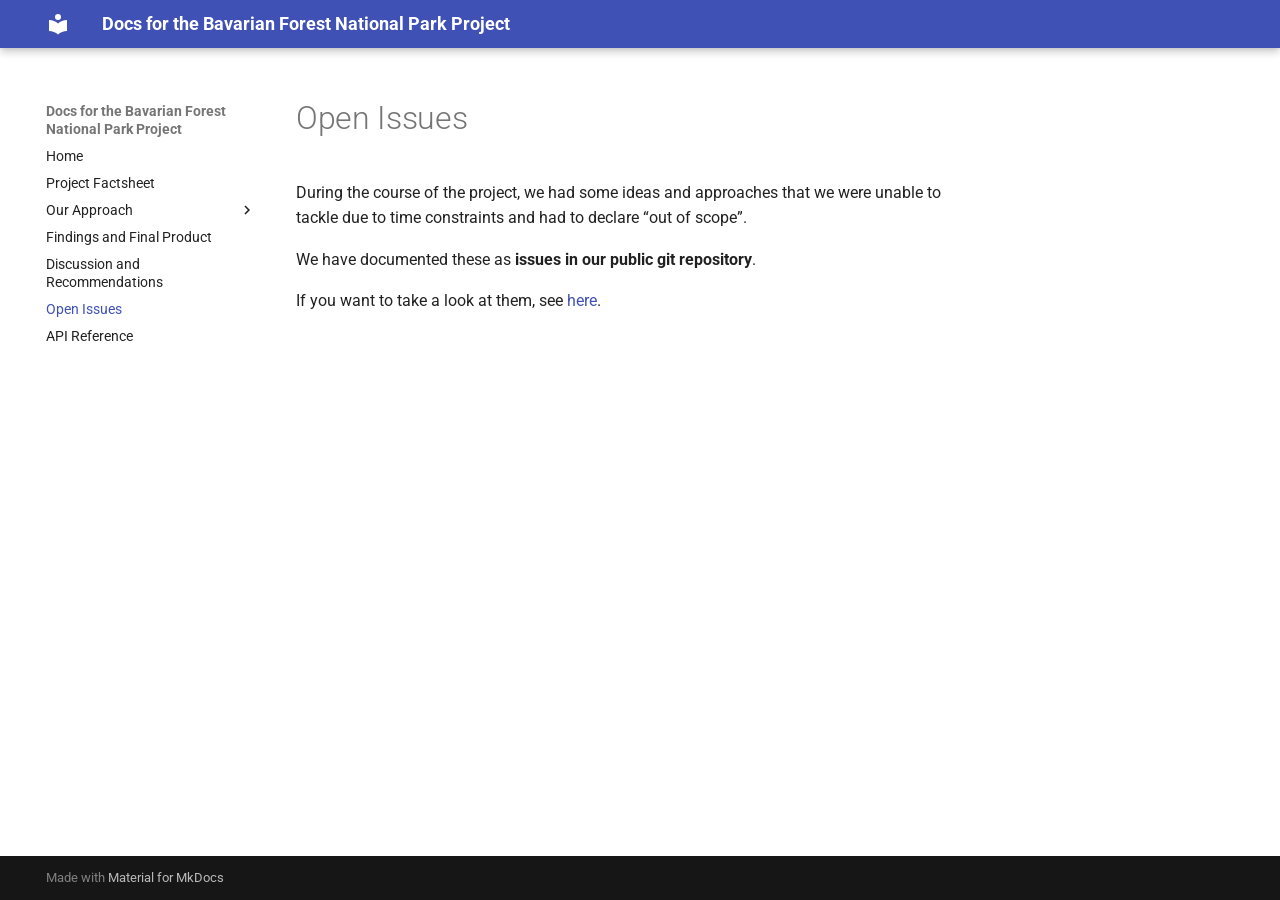
<file: open-issues/index.html>
<!doctype html>
<html lang="en" class="no-js">
  <head>
    
      <meta charset="utf-8">
      <meta name="viewport" content="width=device-width,initial-scale=1">
      
      
      
        <link rel="canonical" href="https://wild-ecol-cons.github.io/webapp-besuchermonitoring-nationalpark-bayerischer-wald/open-issues/">
      
      
        <link rel="prev" href="../limitations-and-challenges/">
      
      
        <link rel="next" href="../api-reference/">
      
      
        
      
      
      <link rel="icon" href="../assets/images/favicon.png">
      <meta name="generator" content="mkdocs-1.6.1, mkdocs-material-9.8.1">
    
    
      
        <title>Open Issues - Docs for the Bavarian Forest National Park Project</title>
      
    
    
      <link rel="stylesheet" href="../assets/stylesheets/main.57a0d79d.min.css">
      
      


    
    
      
    
    
      
        
        
        <link rel="preconnect" href="https://fonts.gstatic.com" crossorigin>
        <link rel="stylesheet" href="https://fonts.googleapis.com/css?family=Roboto:300,300i,400,400i,700,700i%7CRoboto+Mono:400,400i,700,700i&display=fallback">
        <style>:root{--md-text-font:"Roboto";--md-code-font:"Roboto Mono"}</style>
      
    
    
      <link rel="stylesheet" href="../assets/_mkdocstrings.css">
    
      <link rel="stylesheet" href="../stylesheets/doc-updates.css">
    
    <script>__md_scope=new URL("..",location),__md_hash=e=>[...e].reduce(((e,_)=>(e<<5)-e+_.charCodeAt(0)),0),__md_get=(e,_=localStorage,t=__md_scope)=>JSON.parse(_.getItem(t.pathname+"."+e)),__md_set=(e,_,t=localStorage,a=__md_scope)=>{try{t.setItem(a.pathname+"."+e,JSON.stringify(_))}catch(e){}}</script>
    
      

    
    
  </head>
  
  
    <body dir="ltr">
  
    
    <input class="md-toggle" data-md-toggle="drawer" type="checkbox" id="__drawer" autocomplete="off">
    <input class="md-toggle" data-md-toggle="search" type="checkbox" id="__search" autocomplete="off">
    <label class="md-overlay" for="__drawer"></label>
    <div data-md-component="skip">
      
        
        <a href="#open-issues" class="md-skip">
          Skip to content
        </a>
      
    </div>
    <div data-md-component="announce">
      
    </div>
    
    
      

  

<header class="md-header md-header--shadow" data-md-component="header">
  <nav class="md-header__inner md-grid" aria-label="Header">
    <a href=".." title="Docs for the Bavarian Forest National Park Project" class="md-header__button md-logo" aria-label="Docs for the Bavarian Forest National Park Project" data-md-component="logo">
      
  
  <svg xmlns="http://www.w3.org/2000/svg" viewBox="0 0 24 24"><path d="M12 8a3 3 0 0 0 3-3 3 3 0 0 0-3-3 3 3 0 0 0-3 3 3 3 0 0 0 3 3m0 3.54C9.64 9.35 6.5 8 3 8v11c3.5 0 6.64 1.35 9 3.54 2.36-2.19 5.5-3.54 9-3.54V8c-3.5 0-6.64 1.35-9 3.54"/></svg>

    </a>
    <label class="md-header__button md-icon" for="__drawer">
      
      <svg xmlns="http://www.w3.org/2000/svg" viewBox="0 0 24 24"><path d="M3 6h18v2H3zm0 5h18v2H3zm0 5h18v2H3z"/></svg>
    </label>
    <div class="md-header__title" data-md-component="header-title">
      <div class="md-header__ellipsis">
        <div class="md-header__topic">
          <span class="md-ellipsis">
            Docs for the Bavarian Forest National Park Project
          </span>
        </div>
        <div class="md-header__topic" data-md-component="header-topic">
          <span class="md-ellipsis">
            
              Open Issues
            
          </span>
        </div>
      </div>
    </div>
    
    
      <script>var palette=__md_get("__palette");if(palette&&palette.color){if("(prefers-color-scheme)"===palette.color.media){var media=matchMedia("(prefers-color-scheme: light)"),input=document.querySelector(media.matches?"[data-md-color-media='(prefers-color-scheme: light)']":"[data-md-color-media='(prefers-color-scheme: dark)']");palette.color.media=input.getAttribute("data-md-color-media"),palette.color.scheme=input.getAttribute("data-md-color-scheme"),palette.color.primary=input.getAttribute("data-md-color-primary"),palette.color.accent=input.getAttribute("data-md-color-accent")}for(var[key,value]of Object.entries(palette.color))document.body.setAttribute("data-md-color-"+key,value)}</script>
    
    
    
    
  </nav>
  
</header>
    
    <div class="md-container" data-md-component="container">
      
      
        
          
        
      
      <main class="md-main" data-md-component="main">
        <div class="md-main__inner md-grid">
          
            
              
              <div class="md-sidebar md-sidebar--primary" data-md-component="sidebar" data-md-type="navigation" >
                <div class="md-sidebar__scrollwrap">
                  <div class="md-sidebar__inner">
                    



<nav class="md-nav md-nav--primary" aria-label="Navigation" data-md-level="0">
  <label class="md-nav__title" for="__drawer">
    <a href=".." title="Docs for the Bavarian Forest National Park Project" class="md-nav__button md-logo" aria-label="Docs for the Bavarian Forest National Park Project" data-md-component="logo">
      
  
  <svg xmlns="http://www.w3.org/2000/svg" viewBox="0 0 24 24"><path d="M12 8a3 3 0 0 0 3-3 3 3 0 0 0-3-3 3 3 0 0 0-3 3 3 3 0 0 0 3 3m0 3.54C9.64 9.35 6.5 8 3 8v11c3.5 0 6.64 1.35 9 3.54 2.36-2.19 5.5-3.54 9-3.54V8c-3.5 0-6.64 1.35-9 3.54"/></svg>

    </a>
    Docs for the Bavarian Forest National Park Project
  </label>
  
  <ul class="md-nav__list" data-md-scrollfix>
    
      
      
  
  
  
  
    <li class="md-nav__item">
      <a href=".." class="md-nav__link">
        
  
  
  <span class="md-ellipsis">
    
  
    Home
  

    
  </span>
  
  

      </a>
    </li>
  

    
      
      
  
  
  
  
    <li class="md-nav__item">
      <a href="../project-factsheet/" class="md-nav__link">
        
  
  
  <span class="md-ellipsis">
    
  
    Project Factsheet
  

    
  </span>
  
  

      </a>
    </li>
  

    
      
      
  
  
  
  
    
    
      
        
          
        
      
        
      
        
      
        
      
    
    
    
    
    <li class="md-nav__item md-nav__item--nested">
      
        
        
        <input class="md-nav__toggle md-toggle " type="checkbox" id="__nav_3" >
        
          
          <div class="md-nav__link md-nav__container">
            <a href="../approach/" class="md-nav__link ">
              
  
  
  <span class="md-ellipsis">
    
  
    Our Approach
  

    
  </span>
  
  

            </a>
            
              
              <label class="md-nav__link " for="__nav_3" id="__nav_3_label" tabindex="0">
                <span class="md-nav__icon md-icon"></span>
              </label>
            
          </div>
        
        <nav class="md-nav" data-md-level="1" aria-labelledby="__nav_3_label" aria-expanded="false">
          <label class="md-nav__title" for="__nav_3">
            <span class="md-nav__icon md-icon"></span>
            
  
    Our Approach
  

          </label>
          <ul class="md-nav__list" data-md-scrollfix>
            
              
            
              
                
  
  
  
  
    <li class="md-nav__item">
      <a href="../approach/data/" class="md-nav__link">
        
  
  
  <span class="md-ellipsis">
    
  
    Step 1: Data Sourcing
  

    
  </span>
  
  

      </a>
    </li>
  

              
            
              
                
  
  
  
  
    <li class="md-nav__item">
      <a href="../approach/prediction-pipeline/" class="md-nav__link">
        
  
  
  <span class="md-ellipsis">
    
  
    Step 2: Building the Prediction Pipeline
  

    
  </span>
  
  

      </a>
    </li>
  

              
            
              
                
  
  
  
  
    <li class="md-nav__item">
      <a href="../approach/user-frontends/" class="md-nav__link">
        
  
  
  <span class="md-ellipsis">
    
  
    Step 3: Building the User Frontends
  

    
  </span>
  
  

      </a>
    </li>
  

              
            
          </ul>
        </nav>
      
    </li>
  

    
      
      
  
  
  
  
    <li class="md-nav__item">
      <a href="../findings-and-results/" class="md-nav__link">
        
  
  
  <span class="md-ellipsis">
    
  
    Findings and Final Product
  

    
  </span>
  
  

      </a>
    </li>
  

    
      
      
  
  
  
  
    <li class="md-nav__item">
      <a href="../limitations-and-challenges/" class="md-nav__link">
        
  
  
  <span class="md-ellipsis">
    
  
    Discussion and Recommendations
  

    
  </span>
  
  

      </a>
    </li>
  

    
      
      
  
  
    
  
  
  
    <li class="md-nav__item md-nav__item--active">
      
      <input class="md-nav__toggle md-toggle" type="checkbox" id="__toc">
      
      
        
      
      
      <a href="./" class="md-nav__link md-nav__link--active">
        
  
  
  <span class="md-ellipsis">
    
  
    Open Issues
  

    
  </span>
  
  

      </a>
      
    </li>
  

    
      
      
  
  
  
  
    <li class="md-nav__item">
      <a href="../api-reference/" class="md-nav__link">
        
  
  
  <span class="md-ellipsis">
    
  
    API Reference
  

    
  </span>
  
  

      </a>
    </li>
  

    
  </ul>
</nav>
                  </div>
                </div>
              </div>
            
            
              
              <div class="md-sidebar md-sidebar--secondary" data-md-component="sidebar" data-md-type="toc" >
                <div class="md-sidebar__scrollwrap">
                  <div class="md-sidebar__inner">
                    

<nav class="md-nav md-nav--secondary" aria-label="Table of contents">
  
  
  
    
  
  
</nav>
                  </div>
                </div>
              </div>
            
          
          
            <div class="md-content" data-md-component="content">
              
              <article class="md-content__inner md-typeset">
                
                  



<h1 id="open-issues">Open Issues</h1>
<p>During the course of the project, we had some ideas and approaches that we were unable to tackle due to time constraints and had to declare “out of scope”.</p>
<p>We have documented these as <strong>issues in our public git repository</strong>.</p>
<p>If you want to take a look at them, see <a href="https://github.com/DSSGxMunich/bavarian-forest-visitor-monitoring-dssgx-24/issues">here</a>.</p>












                
              </article>
            </div>
          
          
<script>var target=document.getElementById(location.hash.slice(1));target&&target.name&&(target.checked=target.name.startsWith("__tabbed_"))</script>
        </div>
        
      </main>
      
        <footer class="md-footer">
  
  <div class="md-footer-meta md-typeset">
    <div class="md-footer-meta__inner md-grid">
      <div class="md-copyright">
  
  
    Made with
    <a href="https://squidfunk.github.io/mkdocs-material/" target="_blank" rel="noopener">
      Material for MkDocs
    </a>
  
</div>
      
    </div>
  </div>
</footer>
      
    </div>
    <div class="md-dialog" data-md-component="dialog">
      <div class="md-dialog__inner md-typeset"></div>
    </div>
    
    
    
      
      
      <script id="__config" type="application/json">{"annotate": null, "base": "..", "features": ["navigation.indexes"], "search": "../assets/javascripts/workers/search.a7633da7.min.js", "tags": null, "translations": {"clipboard.copied": "Copied to clipboard", "clipboard.copy": "Copy to clipboard", "search.result.more.one": "1 more on this page", "search.result.more.other": "# more on this page", "search.result.none": "No matching documents", "search.result.one": "1 matching document", "search.result.other": "# matching documents", "search.result.placeholder": "Type to start searching", "search.result.term.missing": "Missing", "select.version": "Select version"}, "version": null}</script>
    
    
      <script src="../assets/javascripts/bundle.a5f9d56c.min.js"></script>
      
    
  </body>
</html>
</file>
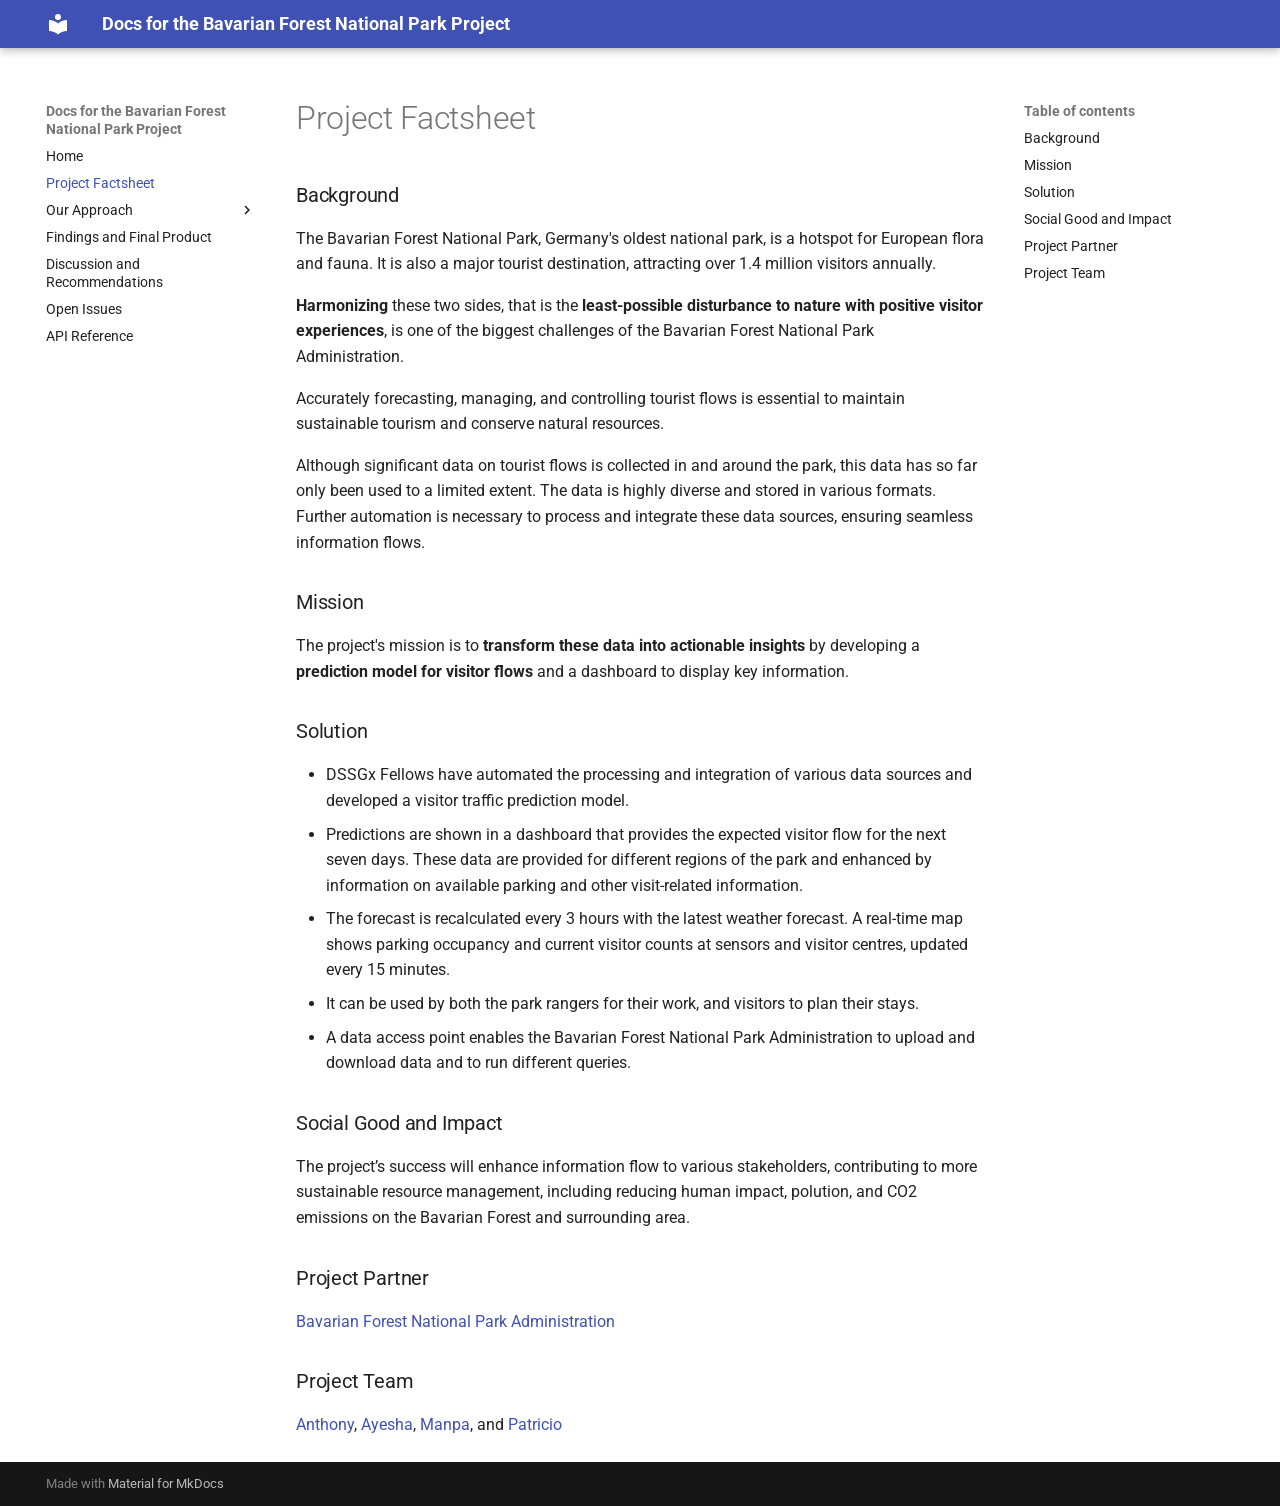
<file: project-factsheet/index.html>
<!doctype html>
<html lang="en" class="no-js">
  <head>
    
      <meta charset="utf-8">
      <meta name="viewport" content="width=device-width,initial-scale=1">
      
      
      
        <link rel="canonical" href="https://wild-ecol-cons.github.io/webapp-besuchermonitoring-nationalpark-bayerischer-wald/project-factsheet/">
      
      
        <link rel="prev" href="..">
      
      
        <link rel="next" href="../approach/">
      
      
        
      
      
      <link rel="icon" href="../assets/images/favicon.png">
      <meta name="generator" content="mkdocs-1.6.1, mkdocs-material-9.8.1">
    
    
      
        <title>Project Factsheet - Docs for the Bavarian Forest National Park Project</title>
      
    
    
      <link rel="stylesheet" href="../assets/stylesheets/main.57a0d79d.min.css">
      
      


    
    
      
    
    
      
        
        
        <link rel="preconnect" href="https://fonts.gstatic.com" crossorigin>
        <link rel="stylesheet" href="https://fonts.googleapis.com/css?family=Roboto:300,300i,400,400i,700,700i%7CRoboto+Mono:400,400i,700,700i&display=fallback">
        <style>:root{--md-text-font:"Roboto";--md-code-font:"Roboto Mono"}</style>
      
    
    
      <link rel="stylesheet" href="../assets/_mkdocstrings.css">
    
      <link rel="stylesheet" href="../stylesheets/doc-updates.css">
    
    <script>__md_scope=new URL("..",location),__md_hash=e=>[...e].reduce(((e,_)=>(e<<5)-e+_.charCodeAt(0)),0),__md_get=(e,_=localStorage,t=__md_scope)=>JSON.parse(_.getItem(t.pathname+"."+e)),__md_set=(e,_,t=localStorage,a=__md_scope)=>{try{t.setItem(a.pathname+"."+e,JSON.stringify(_))}catch(e){}}</script>
    
      

    
    
  </head>
  
  
    <body dir="ltr">
  
    
    <input class="md-toggle" data-md-toggle="drawer" type="checkbox" id="__drawer" autocomplete="off">
    <input class="md-toggle" data-md-toggle="search" type="checkbox" id="__search" autocomplete="off">
    <label class="md-overlay" for="__drawer"></label>
    <div data-md-component="skip">
      
        
        <a href="#project-factsheet" class="md-skip">
          Skip to content
        </a>
      
    </div>
    <div data-md-component="announce">
      
    </div>
    
    
      

  

<header class="md-header md-header--shadow" data-md-component="header">
  <nav class="md-header__inner md-grid" aria-label="Header">
    <a href=".." title="Docs for the Bavarian Forest National Park Project" class="md-header__button md-logo" aria-label="Docs for the Bavarian Forest National Park Project" data-md-component="logo">
      
  
  <svg xmlns="http://www.w3.org/2000/svg" viewBox="0 0 24 24"><path d="M12 8a3 3 0 0 0 3-3 3 3 0 0 0-3-3 3 3 0 0 0-3 3 3 3 0 0 0 3 3m0 3.54C9.64 9.35 6.5 8 3 8v11c3.5 0 6.64 1.35 9 3.54 2.36-2.19 5.5-3.54 9-3.54V8c-3.5 0-6.64 1.35-9 3.54"/></svg>

    </a>
    <label class="md-header__button md-icon" for="__drawer">
      
      <svg xmlns="http://www.w3.org/2000/svg" viewBox="0 0 24 24"><path d="M3 6h18v2H3zm0 5h18v2H3zm0 5h18v2H3z"/></svg>
    </label>
    <div class="md-header__title" data-md-component="header-title">
      <div class="md-header__ellipsis">
        <div class="md-header__topic">
          <span class="md-ellipsis">
            Docs for the Bavarian Forest National Park Project
          </span>
        </div>
        <div class="md-header__topic" data-md-component="header-topic">
          <span class="md-ellipsis">
            
              Project Factsheet
            
          </span>
        </div>
      </div>
    </div>
    
    
      <script>var palette=__md_get("__palette");if(palette&&palette.color){if("(prefers-color-scheme)"===palette.color.media){var media=matchMedia("(prefers-color-scheme: light)"),input=document.querySelector(media.matches?"[data-md-color-media='(prefers-color-scheme: light)']":"[data-md-color-media='(prefers-color-scheme: dark)']");palette.color.media=input.getAttribute("data-md-color-media"),palette.color.scheme=input.getAttribute("data-md-color-scheme"),palette.color.primary=input.getAttribute("data-md-color-primary"),palette.color.accent=input.getAttribute("data-md-color-accent")}for(var[key,value]of Object.entries(palette.color))document.body.setAttribute("data-md-color-"+key,value)}</script>
    
    
    
    
  </nav>
  
</header>
    
    <div class="md-container" data-md-component="container">
      
      
        
          
        
      
      <main class="md-main" data-md-component="main">
        <div class="md-main__inner md-grid">
          
            
              
              <div class="md-sidebar md-sidebar--primary" data-md-component="sidebar" data-md-type="navigation" >
                <div class="md-sidebar__scrollwrap">
                  <div class="md-sidebar__inner">
                    



<nav class="md-nav md-nav--primary" aria-label="Navigation" data-md-level="0">
  <label class="md-nav__title" for="__drawer">
    <a href=".." title="Docs for the Bavarian Forest National Park Project" class="md-nav__button md-logo" aria-label="Docs for the Bavarian Forest National Park Project" data-md-component="logo">
      
  
  <svg xmlns="http://www.w3.org/2000/svg" viewBox="0 0 24 24"><path d="M12 8a3 3 0 0 0 3-3 3 3 0 0 0-3-3 3 3 0 0 0-3 3 3 3 0 0 0 3 3m0 3.54C9.64 9.35 6.5 8 3 8v11c3.5 0 6.64 1.35 9 3.54 2.36-2.19 5.5-3.54 9-3.54V8c-3.5 0-6.64 1.35-9 3.54"/></svg>

    </a>
    Docs for the Bavarian Forest National Park Project
  </label>
  
  <ul class="md-nav__list" data-md-scrollfix>
    
      
      
  
  
  
  
    <li class="md-nav__item">
      <a href=".." class="md-nav__link">
        
  
  
  <span class="md-ellipsis">
    
  
    Home
  

    
  </span>
  
  

      </a>
    </li>
  

    
      
      
  
  
    
  
  
  
    <li class="md-nav__item md-nav__item--active">
      
      <input class="md-nav__toggle md-toggle" type="checkbox" id="__toc">
      
      
        
      
      
        <label class="md-nav__link md-nav__link--active" for="__toc">
          
  
  
  <span class="md-ellipsis">
    
  
    Project Factsheet
  

    
  </span>
  
  

          <span class="md-nav__icon md-icon"></span>
        </label>
      
      <a href="./" class="md-nav__link md-nav__link--active">
        
  
  
  <span class="md-ellipsis">
    
  
    Project Factsheet
  

    
  </span>
  
  

      </a>
      
        

<nav class="md-nav md-nav--secondary" aria-label="Table of contents">
  
  
  
    
  
  
    <label class="md-nav__title" for="__toc">
      <span class="md-nav__icon md-icon"></span>
      Table of contents
    </label>
    <ul class="md-nav__list" data-md-component="toc" data-md-scrollfix>
      
        <li class="md-nav__item">
  <a href="#background" class="md-nav__link">
    <span class="md-ellipsis">
      
        Background
      
    </span>
  </a>
  
</li>
      
        <li class="md-nav__item">
  <a href="#mission" class="md-nav__link">
    <span class="md-ellipsis">
      
        Mission
      
    </span>
  </a>
  
</li>
      
        <li class="md-nav__item">
  <a href="#solution" class="md-nav__link">
    <span class="md-ellipsis">
      
        Solution
      
    </span>
  </a>
  
</li>
      
        <li class="md-nav__item">
  <a href="#social-good-and-impact" class="md-nav__link">
    <span class="md-ellipsis">
      
        Social Good and Impact
      
    </span>
  </a>
  
</li>
      
        <li class="md-nav__item">
  <a href="#project-partner" class="md-nav__link">
    <span class="md-ellipsis">
      
        Project Partner
      
    </span>
  </a>
  
</li>
      
        <li class="md-nav__item">
  <a href="#project-team" class="md-nav__link">
    <span class="md-ellipsis">
      
        Project Team
      
    </span>
  </a>
  
</li>
      
    </ul>
  
</nav>
      
    </li>
  

    
      
      
  
  
  
  
    
    
      
        
          
        
      
        
      
        
      
        
      
    
    
    
    
    <li class="md-nav__item md-nav__item--nested">
      
        
        
        <input class="md-nav__toggle md-toggle " type="checkbox" id="__nav_3" >
        
          
          <div class="md-nav__link md-nav__container">
            <a href="../approach/" class="md-nav__link ">
              
  
  
  <span class="md-ellipsis">
    
  
    Our Approach
  

    
  </span>
  
  

            </a>
            
              
              <label class="md-nav__link " for="__nav_3" id="__nav_3_label" tabindex="0">
                <span class="md-nav__icon md-icon"></span>
              </label>
            
          </div>
        
        <nav class="md-nav" data-md-level="1" aria-labelledby="__nav_3_label" aria-expanded="false">
          <label class="md-nav__title" for="__nav_3">
            <span class="md-nav__icon md-icon"></span>
            
  
    Our Approach
  

          </label>
          <ul class="md-nav__list" data-md-scrollfix>
            
              
            
              
                
  
  
  
  
    <li class="md-nav__item">
      <a href="../approach/data/" class="md-nav__link">
        
  
  
  <span class="md-ellipsis">
    
  
    Step 1: Data Sourcing
  

    
  </span>
  
  

      </a>
    </li>
  

              
            
              
                
  
  
  
  
    <li class="md-nav__item">
      <a href="../approach/prediction-pipeline/" class="md-nav__link">
        
  
  
  <span class="md-ellipsis">
    
  
    Step 2: Building the Prediction Pipeline
  

    
  </span>
  
  

      </a>
    </li>
  

              
            
              
                
  
  
  
  
    <li class="md-nav__item">
      <a href="../approach/user-frontends/" class="md-nav__link">
        
  
  
  <span class="md-ellipsis">
    
  
    Step 3: Building the User Frontends
  

    
  </span>
  
  

      </a>
    </li>
  

              
            
          </ul>
        </nav>
      
    </li>
  

    
      
      
  
  
  
  
    <li class="md-nav__item">
      <a href="../findings-and-results/" class="md-nav__link">
        
  
  
  <span class="md-ellipsis">
    
  
    Findings and Final Product
  

    
  </span>
  
  

      </a>
    </li>
  

    
      
      
  
  
  
  
    <li class="md-nav__item">
      <a href="../limitations-and-challenges/" class="md-nav__link">
        
  
  
  <span class="md-ellipsis">
    
  
    Discussion and Recommendations
  

    
  </span>
  
  

      </a>
    </li>
  

    
      
      
  
  
  
  
    <li class="md-nav__item">
      <a href="../open-issues/" class="md-nav__link">
        
  
  
  <span class="md-ellipsis">
    
  
    Open Issues
  

    
  </span>
  
  

      </a>
    </li>
  

    
      
      
  
  
  
  
    <li class="md-nav__item">
      <a href="../api-reference/" class="md-nav__link">
        
  
  
  <span class="md-ellipsis">
    
  
    API Reference
  

    
  </span>
  
  

      </a>
    </li>
  

    
  </ul>
</nav>
                  </div>
                </div>
              </div>
            
            
              
              <div class="md-sidebar md-sidebar--secondary" data-md-component="sidebar" data-md-type="toc" >
                <div class="md-sidebar__scrollwrap">
                  <div class="md-sidebar__inner">
                    

<nav class="md-nav md-nav--secondary" aria-label="Table of contents">
  
  
  
    
  
  
    <label class="md-nav__title" for="__toc">
      <span class="md-nav__icon md-icon"></span>
      Table of contents
    </label>
    <ul class="md-nav__list" data-md-component="toc" data-md-scrollfix>
      
        <li class="md-nav__item">
  <a href="#background" class="md-nav__link">
    <span class="md-ellipsis">
      
        Background
      
    </span>
  </a>
  
</li>
      
        <li class="md-nav__item">
  <a href="#mission" class="md-nav__link">
    <span class="md-ellipsis">
      
        Mission
      
    </span>
  </a>
  
</li>
      
        <li class="md-nav__item">
  <a href="#solution" class="md-nav__link">
    <span class="md-ellipsis">
      
        Solution
      
    </span>
  </a>
  
</li>
      
        <li class="md-nav__item">
  <a href="#social-good-and-impact" class="md-nav__link">
    <span class="md-ellipsis">
      
        Social Good and Impact
      
    </span>
  </a>
  
</li>
      
        <li class="md-nav__item">
  <a href="#project-partner" class="md-nav__link">
    <span class="md-ellipsis">
      
        Project Partner
      
    </span>
  </a>
  
</li>
      
        <li class="md-nav__item">
  <a href="#project-team" class="md-nav__link">
    <span class="md-ellipsis">
      
        Project Team
      
    </span>
  </a>
  
</li>
      
    </ul>
  
</nav>
                  </div>
                </div>
              </div>
            
          
          
            <div class="md-content" data-md-component="content">
              
              <article class="md-content__inner md-typeset">
                
                  



<h1 id="project-factsheet">Project Factsheet</h1>
<h3 id="background">Background</h3>
<p>The Bavarian Forest National Park, Germany's oldest national park, is a hotspot for European flora and fauna. It is also a major tourist destination, attracting over 1.4 million visitors annually. </p>
<p><strong>Harmonizing</strong> these two sides, that is the <strong>least-possible disturbance to nature with positive visitor experiences</strong>, is one of the biggest challenges of the Bavarian Forest National Park Administration.</p>
<p>Accurately forecasting, managing, and controlling tourist flows is essential to maintain sustainable tourism and conserve natural resources.</p>
<p>Although significant data on tourist flows is collected in and around the park, this data has so far only been used to a limited extent. The data is highly diverse and stored in various formats. Further automation is necessary to process and integrate these data sources, ensuring seamless information flows.</p>
<h3 id="mission">Mission</h3>
<p>The project's mission is to <strong>transform these data into actionable insights</strong> by developing a <strong>prediction model for visitor flows</strong> and a dashboard to display key information.</p>
<h3 id="solution">Solution</h3>
<ul>
<li>DSSGx Fellows have automated the processing and integration of various data sources and developed a visitor traffic prediction model. <br></li>
<li>Predictions are shown in a dashboard that provides the expected visitor flow for the next seven days. These data are provided for different regions of the park and enhanced by information on available parking and other visit-related information. <br></li>
<li>The forecast is recalculated every 3 hours with the latest weather forecast. A real-time map shows parking occupancy and current visitor counts at sensors and visitor centres, updated every 15 minutes. <br></li>
<li>It can be used by both the park rangers for their work, and visitors to plan their stays. <br></li>
<li>A data access point enables the Bavarian Forest National Park Administration to upload and download data and to run different queries.</li>
</ul>
<h3 id="social-good-and-impact">Social Good and Impact</h3>
<p>The project’s success will enhance information flow to various stakeholders, contributing to more sustainable resource management, including reducing human impact, polution, and CO2 emissions on the Bavarian Forest and surrounding area.</p>
<h3 id="project-partner">Project Partner</h3>
<p><a href="https://www.nationalpark-bayerischer-wald.bayern.de/english/index.htm">Bavarian Forest National Park Administration</a></p>
<h3 id="project-team">Project Team</h3>
<p><a href="https://github.com/AnthonyGarove">Anthony</a>, <a href="https://github.com/ayesha-119">Ayesha</a>, <a href="https://reboreexplore.github.io/">Manpa</a>, and <a href="https://github.com/patriciof3">Patricio</a></p>












                
              </article>
            </div>
          
          
<script>var target=document.getElementById(location.hash.slice(1));target&&target.name&&(target.checked=target.name.startsWith("__tabbed_"))</script>
        </div>
        
      </main>
      
        <footer class="md-footer">
  
  <div class="md-footer-meta md-typeset">
    <div class="md-footer-meta__inner md-grid">
      <div class="md-copyright">
  
  
    Made with
    <a href="https://squidfunk.github.io/mkdocs-material/" target="_blank" rel="noopener">
      Material for MkDocs
    </a>
  
</div>
      
    </div>
  </div>
</footer>
      
    </div>
    <div class="md-dialog" data-md-component="dialog">
      <div class="md-dialog__inner md-typeset"></div>
    </div>
    
    
    
      
      
      <script id="__config" type="application/json">{"annotate": null, "base": "..", "features": ["navigation.indexes"], "search": "../assets/javascripts/workers/search.a7633da7.min.js", "tags": null, "translations": {"clipboard.copied": "Copied to clipboard", "clipboard.copy": "Copy to clipboard", "search.result.more.one": "1 more on this page", "search.result.more.other": "# more on this page", "search.result.none": "No matching documents", "search.result.one": "1 matching document", "search.result.other": "# matching documents", "search.result.placeholder": "Type to start searching", "search.result.term.missing": "Missing", "select.version": "Select version"}, "version": null}</script>
    
    
      <script src="../assets/javascripts/bundle.a5f9d56c.min.js"></script>
      
    
  </body>
</html>
</file>
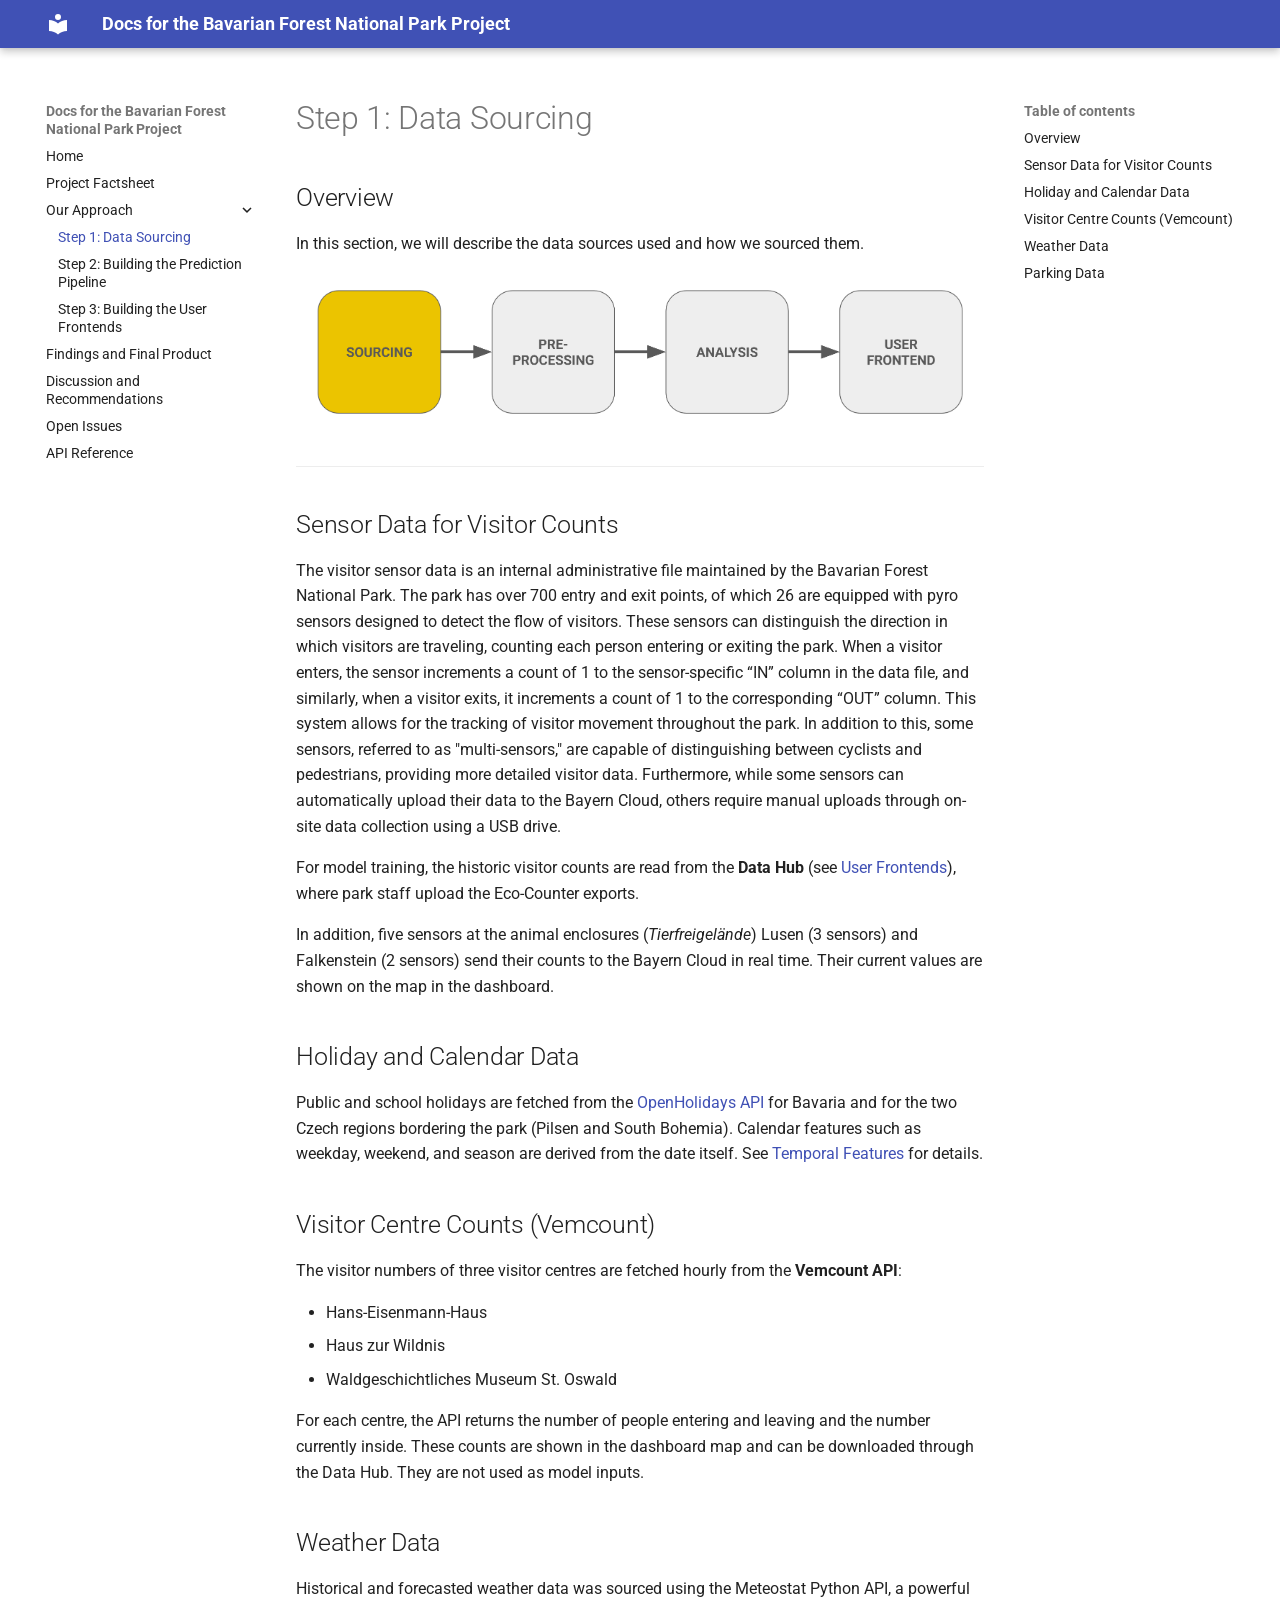
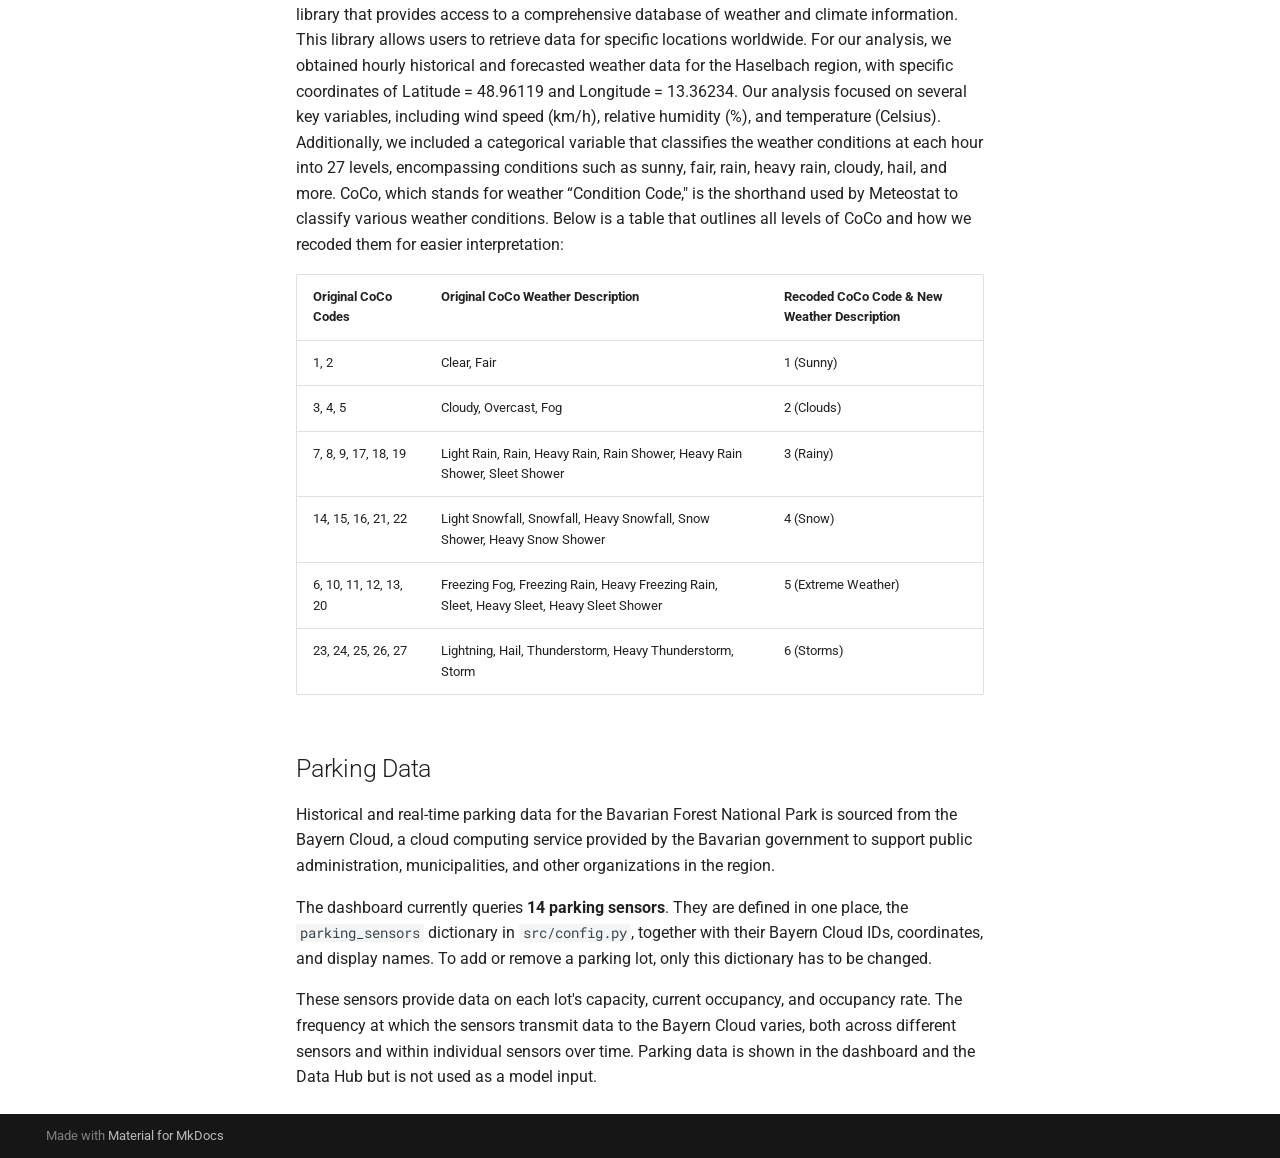
<file: approach/data/index.html>
<!doctype html>
<html lang="en" class="no-js">
  <head>
    
      <meta charset="utf-8">
      <meta name="viewport" content="width=device-width,initial-scale=1">
      
      
      
        <link rel="canonical" href="https://wild-ecol-cons.github.io/webapp-besuchermonitoring-nationalpark-bayerischer-wald/approach/data/">
      
      
        <link rel="prev" href="../">
      
      
        <link rel="next" href="../prediction-pipeline/">
      
      
        
      
      
      <link rel="icon" href="../../assets/images/favicon.png">
      <meta name="generator" content="mkdocs-1.6.1, mkdocs-material-9.8.1">
    
    
      
        <title>Step 1: Data Sourcing - Docs for the Bavarian Forest National Park Project</title>
      
    
    
      <link rel="stylesheet" href="../../assets/stylesheets/main.57a0d79d.min.css">
      
      


    
    
      
    
    
      
        
        
        <link rel="preconnect" href="https://fonts.gstatic.com" crossorigin>
        <link rel="stylesheet" href="https://fonts.googleapis.com/css?family=Roboto:300,300i,400,400i,700,700i%7CRoboto+Mono:400,400i,700,700i&display=fallback">
        <style>:root{--md-text-font:"Roboto";--md-code-font:"Roboto Mono"}</style>
      
    
    
      <link rel="stylesheet" href="../../assets/_mkdocstrings.css">
    
      <link rel="stylesheet" href="../../stylesheets/doc-updates.css">
    
    <script>__md_scope=new URL("../..",location),__md_hash=e=>[...e].reduce(((e,_)=>(e<<5)-e+_.charCodeAt(0)),0),__md_get=(e,_=localStorage,t=__md_scope)=>JSON.parse(_.getItem(t.pathname+"."+e)),__md_set=(e,_,t=localStorage,a=__md_scope)=>{try{t.setItem(a.pathname+"."+e,JSON.stringify(_))}catch(e){}}</script>
    
      

    
    
  </head>
  
  
    <body dir="ltr">
  
    
    <input class="md-toggle" data-md-toggle="drawer" type="checkbox" id="__drawer" autocomplete="off">
    <input class="md-toggle" data-md-toggle="search" type="checkbox" id="__search" autocomplete="off">
    <label class="md-overlay" for="__drawer"></label>
    <div data-md-component="skip">
      
        
        <a href="#step-1-data-sourcing" class="md-skip">
          Skip to content
        </a>
      
    </div>
    <div data-md-component="announce">
      
    </div>
    
    
      

  

<header class="md-header md-header--shadow" data-md-component="header">
  <nav class="md-header__inner md-grid" aria-label="Header">
    <a href="../.." title="Docs for the Bavarian Forest National Park Project" class="md-header__button md-logo" aria-label="Docs for the Bavarian Forest National Park Project" data-md-component="logo">
      
  
  <svg xmlns="http://www.w3.org/2000/svg" viewBox="0 0 24 24"><path d="M12 8a3 3 0 0 0 3-3 3 3 0 0 0-3-3 3 3 0 0 0-3 3 3 3 0 0 0 3 3m0 3.54C9.64 9.35 6.5 8 3 8v11c3.5 0 6.64 1.35 9 3.54 2.36-2.19 5.5-3.54 9-3.54V8c-3.5 0-6.64 1.35-9 3.54"/></svg>

    </a>
    <label class="md-header__button md-icon" for="__drawer">
      
      <svg xmlns="http://www.w3.org/2000/svg" viewBox="0 0 24 24"><path d="M3 6h18v2H3zm0 5h18v2H3zm0 5h18v2H3z"/></svg>
    </label>
    <div class="md-header__title" data-md-component="header-title">
      <div class="md-header__ellipsis">
        <div class="md-header__topic">
          <span class="md-ellipsis">
            Docs for the Bavarian Forest National Park Project
          </span>
        </div>
        <div class="md-header__topic" data-md-component="header-topic">
          <span class="md-ellipsis">
            
              Step 1: Data Sourcing
            
          </span>
        </div>
      </div>
    </div>
    
    
      <script>var palette=__md_get("__palette");if(palette&&palette.color){if("(prefers-color-scheme)"===palette.color.media){var media=matchMedia("(prefers-color-scheme: light)"),input=document.querySelector(media.matches?"[data-md-color-media='(prefers-color-scheme: light)']":"[data-md-color-media='(prefers-color-scheme: dark)']");palette.color.media=input.getAttribute("data-md-color-media"),palette.color.scheme=input.getAttribute("data-md-color-scheme"),palette.color.primary=input.getAttribute("data-md-color-primary"),palette.color.accent=input.getAttribute("data-md-color-accent")}for(var[key,value]of Object.entries(palette.color))document.body.setAttribute("data-md-color-"+key,value)}</script>
    
    
    
    
  </nav>
  
</header>
    
    <div class="md-container" data-md-component="container">
      
      
        
          
        
      
      <main class="md-main" data-md-component="main">
        <div class="md-main__inner md-grid">
          
            
              
              <div class="md-sidebar md-sidebar--primary" data-md-component="sidebar" data-md-type="navigation" >
                <div class="md-sidebar__scrollwrap">
                  <div class="md-sidebar__inner">
                    



<nav class="md-nav md-nav--primary" aria-label="Navigation" data-md-level="0">
  <label class="md-nav__title" for="__drawer">
    <a href="../.." title="Docs for the Bavarian Forest National Park Project" class="md-nav__button md-logo" aria-label="Docs for the Bavarian Forest National Park Project" data-md-component="logo">
      
  
  <svg xmlns="http://www.w3.org/2000/svg" viewBox="0 0 24 24"><path d="M12 8a3 3 0 0 0 3-3 3 3 0 0 0-3-3 3 3 0 0 0-3 3 3 3 0 0 0 3 3m0 3.54C9.64 9.35 6.5 8 3 8v11c3.5 0 6.64 1.35 9 3.54 2.36-2.19 5.5-3.54 9-3.54V8c-3.5 0-6.64 1.35-9 3.54"/></svg>

    </a>
    Docs for the Bavarian Forest National Park Project
  </label>
  
  <ul class="md-nav__list" data-md-scrollfix>
    
      
      
  
  
  
  
    <li class="md-nav__item">
      <a href="../.." class="md-nav__link">
        
  
  
  <span class="md-ellipsis">
    
  
    Home
  

    
  </span>
  
  

      </a>
    </li>
  

    
      
      
  
  
  
  
    <li class="md-nav__item">
      <a href="../../project-factsheet/" class="md-nav__link">
        
  
  
  <span class="md-ellipsis">
    
  
    Project Factsheet
  

    
  </span>
  
  

      </a>
    </li>
  

    
      
      
  
  
    
  
  
  
    
    
      
        
          
        
      
        
      
        
      
        
      
    
    
    
    
    <li class="md-nav__item md-nav__item--active md-nav__item--nested">
      
        
        
        <input class="md-nav__toggle md-toggle " type="checkbox" id="__nav_3" checked>
        
          
          <div class="md-nav__link md-nav__container">
            <a href="../" class="md-nav__link ">
              
  
  
  <span class="md-ellipsis">
    
  
    Our Approach
  

    
  </span>
  
  

            </a>
            
              
              <label class="md-nav__link " for="__nav_3" id="__nav_3_label" tabindex="0">
                <span class="md-nav__icon md-icon"></span>
              </label>
            
          </div>
        
        <nav class="md-nav" data-md-level="1" aria-labelledby="__nav_3_label" aria-expanded="true">
          <label class="md-nav__title" for="__nav_3">
            <span class="md-nav__icon md-icon"></span>
            
  
    Our Approach
  

          </label>
          <ul class="md-nav__list" data-md-scrollfix>
            
              
            
              
                
  
  
    
  
  
  
    <li class="md-nav__item md-nav__item--active">
      
      <input class="md-nav__toggle md-toggle" type="checkbox" id="__toc">
      
      
        
      
      
        <label class="md-nav__link md-nav__link--active" for="__toc">
          
  
  
  <span class="md-ellipsis">
    
  
    Step 1: Data Sourcing
  

    
  </span>
  
  

          <span class="md-nav__icon md-icon"></span>
        </label>
      
      <a href="./" class="md-nav__link md-nav__link--active">
        
  
  
  <span class="md-ellipsis">
    
  
    Step 1: Data Sourcing
  

    
  </span>
  
  

      </a>
      
        

<nav class="md-nav md-nav--secondary" aria-label="Table of contents">
  
  
  
    
  
  
    <label class="md-nav__title" for="__toc">
      <span class="md-nav__icon md-icon"></span>
      Table of contents
    </label>
    <ul class="md-nav__list" data-md-component="toc" data-md-scrollfix>
      
        <li class="md-nav__item">
  <a href="#overview" class="md-nav__link">
    <span class="md-ellipsis">
      
        Overview
      
    </span>
  </a>
  
</li>
      
        <li class="md-nav__item">
  <a href="#sensor-data-for-visitor-counts" class="md-nav__link">
    <span class="md-ellipsis">
      
        Sensor Data for Visitor Counts
      
    </span>
  </a>
  
</li>
      
        <li class="md-nav__item">
  <a href="#holiday-and-calendar-data" class="md-nav__link">
    <span class="md-ellipsis">
      
        Holiday and Calendar Data
      
    </span>
  </a>
  
</li>
      
        <li class="md-nav__item">
  <a href="#visitor-centre-counts-vemcount" class="md-nav__link">
    <span class="md-ellipsis">
      
        Visitor Centre Counts (Vemcount)
      
    </span>
  </a>
  
</li>
      
        <li class="md-nav__item">
  <a href="#weather-data" class="md-nav__link">
    <span class="md-ellipsis">
      
        Weather Data
      
    </span>
  </a>
  
</li>
      
        <li class="md-nav__item">
  <a href="#parking-data" class="md-nav__link">
    <span class="md-ellipsis">
      
        Parking Data
      
    </span>
  </a>
  
</li>
      
    </ul>
  
</nav>
      
    </li>
  

              
            
              
                
  
  
  
  
    <li class="md-nav__item">
      <a href="../prediction-pipeline/" class="md-nav__link">
        
  
  
  <span class="md-ellipsis">
    
  
    Step 2: Building the Prediction Pipeline
  

    
  </span>
  
  

      </a>
    </li>
  

              
            
              
                
  
  
  
  
    <li class="md-nav__item">
      <a href="../user-frontends/" class="md-nav__link">
        
  
  
  <span class="md-ellipsis">
    
  
    Step 3: Building the User Frontends
  

    
  </span>
  
  

      </a>
    </li>
  

              
            
          </ul>
        </nav>
      
    </li>
  

    
      
      
  
  
  
  
    <li class="md-nav__item">
      <a href="../../findings-and-results/" class="md-nav__link">
        
  
  
  <span class="md-ellipsis">
    
  
    Findings and Final Product
  

    
  </span>
  
  

      </a>
    </li>
  

    
      
      
  
  
  
  
    <li class="md-nav__item">
      <a href="../../limitations-and-challenges/" class="md-nav__link">
        
  
  
  <span class="md-ellipsis">
    
  
    Discussion and Recommendations
  

    
  </span>
  
  

      </a>
    </li>
  

    
      
      
  
  
  
  
    <li class="md-nav__item">
      <a href="../../open-issues/" class="md-nav__link">
        
  
  
  <span class="md-ellipsis">
    
  
    Open Issues
  

    
  </span>
  
  

      </a>
    </li>
  

    
      
      
  
  
  
  
    <li class="md-nav__item">
      <a href="../../api-reference/" class="md-nav__link">
        
  
  
  <span class="md-ellipsis">
    
  
    API Reference
  

    
  </span>
  
  

      </a>
    </li>
  

    
  </ul>
</nav>
                  </div>
                </div>
              </div>
            
            
              
              <div class="md-sidebar md-sidebar--secondary" data-md-component="sidebar" data-md-type="toc" >
                <div class="md-sidebar__scrollwrap">
                  <div class="md-sidebar__inner">
                    

<nav class="md-nav md-nav--secondary" aria-label="Table of contents">
  
  
  
    
  
  
    <label class="md-nav__title" for="__toc">
      <span class="md-nav__icon md-icon"></span>
      Table of contents
    </label>
    <ul class="md-nav__list" data-md-component="toc" data-md-scrollfix>
      
        <li class="md-nav__item">
  <a href="#overview" class="md-nav__link">
    <span class="md-ellipsis">
      
        Overview
      
    </span>
  </a>
  
</li>
      
        <li class="md-nav__item">
  <a href="#sensor-data-for-visitor-counts" class="md-nav__link">
    <span class="md-ellipsis">
      
        Sensor Data for Visitor Counts
      
    </span>
  </a>
  
</li>
      
        <li class="md-nav__item">
  <a href="#holiday-and-calendar-data" class="md-nav__link">
    <span class="md-ellipsis">
      
        Holiday and Calendar Data
      
    </span>
  </a>
  
</li>
      
        <li class="md-nav__item">
  <a href="#visitor-centre-counts-vemcount" class="md-nav__link">
    <span class="md-ellipsis">
      
        Visitor Centre Counts (Vemcount)
      
    </span>
  </a>
  
</li>
      
        <li class="md-nav__item">
  <a href="#weather-data" class="md-nav__link">
    <span class="md-ellipsis">
      
        Weather Data
      
    </span>
  </a>
  
</li>
      
        <li class="md-nav__item">
  <a href="#parking-data" class="md-nav__link">
    <span class="md-ellipsis">
      
        Parking Data
      
    </span>
  </a>
  
</li>
      
    </ul>
  
</nav>
                  </div>
                </div>
              </div>
            
          
          
            <div class="md-content" data-md-component="content">
              
              <article class="md-content__inner md-typeset">
                
                  



<h1 id="step-1-data-sourcing">Step 1: Data Sourcing</h1>
<h2 id="overview">Overview</h2>
<p>In this section, we will describe the data sources used and how we sourced them.</p>
<p><img alt="E2E Pipeline Step 1 Data Sourcing" src="../../asset/E2E_Pipeline_Data.png" /> </p>
<hr />
<h2 id="sensor-data-for-visitor-counts">Sensor Data for Visitor Counts</h2>
<p>The visitor sensor data is an internal 
administrative file maintained by the Bavarian Forest National Park. 
The park has over 700 entry and exit points, of which 26 are equipped
with pyro sensors designed to detect the flow of visitors. These 
sensors can distinguish the direction in which visitors are traveling, 
counting each person entering or exiting the park. When a visitor 
enters, the sensor increments a count of 1 to the sensor-specific “IN” 
column in the data file, and similarly, when a visitor exits, it 
increments a count of 1 to the corresponding “OUT” column. This 
system allows for the tracking of visitor movement throughout the 
park. In addition to this, some sensors, referred to as "multi-sensors," 
are capable of distinguishing between cyclists and pedestrians, 
providing more detailed visitor data. Furthermore, while some sensors
can automatically upload their data to the Bayern Cloud, others 
require manual uploads through on-site data collection using a USB 
drive.</p>
<p>For model training, the historic visitor counts are read from the <strong>Data Hub</strong> (see <a href="../user-frontends/#data-hub">User Frontends</a>), where park staff upload the Eco-Counter exports.</p>
<p>In addition, five sensors at the animal enclosures (<em>Tierfreigelände</em>) Lusen (3 sensors) and Falkenstein (2 sensors) send their counts to the Bayern Cloud in real time. Their current values are shown on the map in the dashboard.</p>
<h2 id="holiday-and-calendar-data">Holiday and Calendar Data</h2>
<p>Public and school holidays are fetched from the <a href="https://www.openholidaysapi.org/">OpenHolidays API</a> for Bavaria and for the two Czech regions bordering the park (Pilsen and South Bohemia). Calendar features such as weekday, weekend, and season are derived from the date itself. See <a href="../prediction-pipeline/#temporal-features-holidays-and-calendar">Temporal Features</a> for details.</p>
<h2 id="visitor-centre-counts-vemcount">Visitor Centre Counts (Vemcount)</h2>
<p>The visitor numbers of three visitor centres are fetched hourly from the <strong>Vemcount API</strong>:</p>
<ul>
<li>Hans-Eisenmann-Haus</li>
<li>Haus zur Wildnis</li>
<li>Waldgeschichtliches Museum St. Oswald</li>
</ul>
<p>For each centre, the API returns the number of people entering and leaving and the number currently inside. These counts are shown in the dashboard map and can be downloaded through the Data Hub. They are not used as model inputs.</p>
<h2 id="weather-data">Weather Data</h2>
<p>Historical and forecasted weather data was sourced 
using the Meteostat Python API, a powerful library that provides 
access to a comprehensive database of weather and climate 
information. This library allows users to retrieve data for specific 
locations worldwide. For our analysis, we obtained hourly historical 
and forecasted weather data for the Haselbach region, with specific 
coordinates of Latitude = 48.96119 and Longitude = 
13.36234. Our analysis focused on several key variables, 
including wind speed (km/h), relative humidity (%), and temperature 
(Celsius). Additionally, we included a categorical variable that 
classifies the weather conditions at each hour into 27 levels, 
encompassing conditions such as sunny, fair, rain, heavy rain, cloudy, 
hail, and more. CoCo, which stands for weather “Condition Code," is 
the shorthand used by Meteostat to classify various weather 
conditions. Below is a table that outlines all levels of CoCo and how 
we recoded them for easier interpretation: </p>
<table>
<thead>
<tr>
<th>Original CoCo Codes</th>
<th>Original CoCo Weather Description</th>
<th>Recoded CoCo Code &amp; New Weather Description</th>
</tr>
</thead>
<tbody>
<tr>
<td>1, 2</td>
<td>Clear, Fair</td>
<td>1 (Sunny)</td>
</tr>
<tr>
<td>3, 4, 5</td>
<td>Cloudy, Overcast, Fog</td>
<td>2 (Clouds)</td>
</tr>
<tr>
<td>7, 8, 9, 17, 18, 19</td>
<td>Light Rain, Rain, Heavy Rain, Rain Shower, Heavy Rain Shower, Sleet Shower</td>
<td>3 (Rainy)</td>
</tr>
<tr>
<td>14, 15, 16, 21, 22</td>
<td>Light Snowfall, Snowfall, Heavy Snowfall, Snow Shower, Heavy Snow Shower</td>
<td>4 (Snow)</td>
</tr>
<tr>
<td>6, 10, 11, 12, 13, 20</td>
<td>Freezing Fog, Freezing Rain, Heavy Freezing Rain, Sleet, Heavy Sleet, Heavy Sleet Shower</td>
<td>5 (Extreme Weather)</td>
</tr>
<tr>
<td>23, 24, 25, 26, 27</td>
<td>Lightning, Hail, Thunderstorm, Heavy Thunderstorm, Storm</td>
<td>6 (Storms)</td>
</tr>
</tbody>
</table>
<h2 id="parking-data">Parking Data</h2>
<p>Historical and real-time parking data for the Bavarian 
Forest National Park is sourced from the Bayern Cloud, a cloud 
computing service provided by the Bavarian government to support 
public administration, municipalities, and other organizations in the 
region.</p>
<p>The dashboard currently queries <strong>14 parking sensors</strong>. They are defined in one place, the <code>parking_sensors</code> dictionary in <code>src/config.py</code>, together with their Bayern Cloud IDs, coordinates, and display names. To add or remove a parking lot, only this dictionary has to be changed.</p>
<p>These sensors provide data 
on each lot's capacity, current occupancy, and occupancy rate. The frequency at which the 
sensors transmit data to the Bayern Cloud varies, both across 
different sensors and within individual sensors over time. Parking data is shown in the dashboard and the Data Hub but is not used as a model input.</p>












                
              </article>
            </div>
          
          
<script>var target=document.getElementById(location.hash.slice(1));target&&target.name&&(target.checked=target.name.startsWith("__tabbed_"))</script>
        </div>
        
      </main>
      
        <footer class="md-footer">
  
  <div class="md-footer-meta md-typeset">
    <div class="md-footer-meta__inner md-grid">
      <div class="md-copyright">
  
  
    Made with
    <a href="https://squidfunk.github.io/mkdocs-material/" target="_blank" rel="noopener">
      Material for MkDocs
    </a>
  
</div>
      
    </div>
  </div>
</footer>
      
    </div>
    <div class="md-dialog" data-md-component="dialog">
      <div class="md-dialog__inner md-typeset"></div>
    </div>
    
    
    
      
      
      <script id="__config" type="application/json">{"annotate": null, "base": "../..", "features": ["navigation.indexes"], "search": "../../assets/javascripts/workers/search.a7633da7.min.js", "tags": null, "translations": {"clipboard.copied": "Copied to clipboard", "clipboard.copy": "Copy to clipboard", "search.result.more.one": "1 more on this page", "search.result.more.other": "# more on this page", "search.result.none": "No matching documents", "search.result.one": "1 matching document", "search.result.other": "# matching documents", "search.result.placeholder": "Type to start searching", "search.result.term.missing": "Missing", "select.version": "Select version"}, "version": null}</script>
    
    
      <script src="../../assets/javascripts/bundle.a5f9d56c.min.js"></script>
      
    
  </body>
</html>
</file>
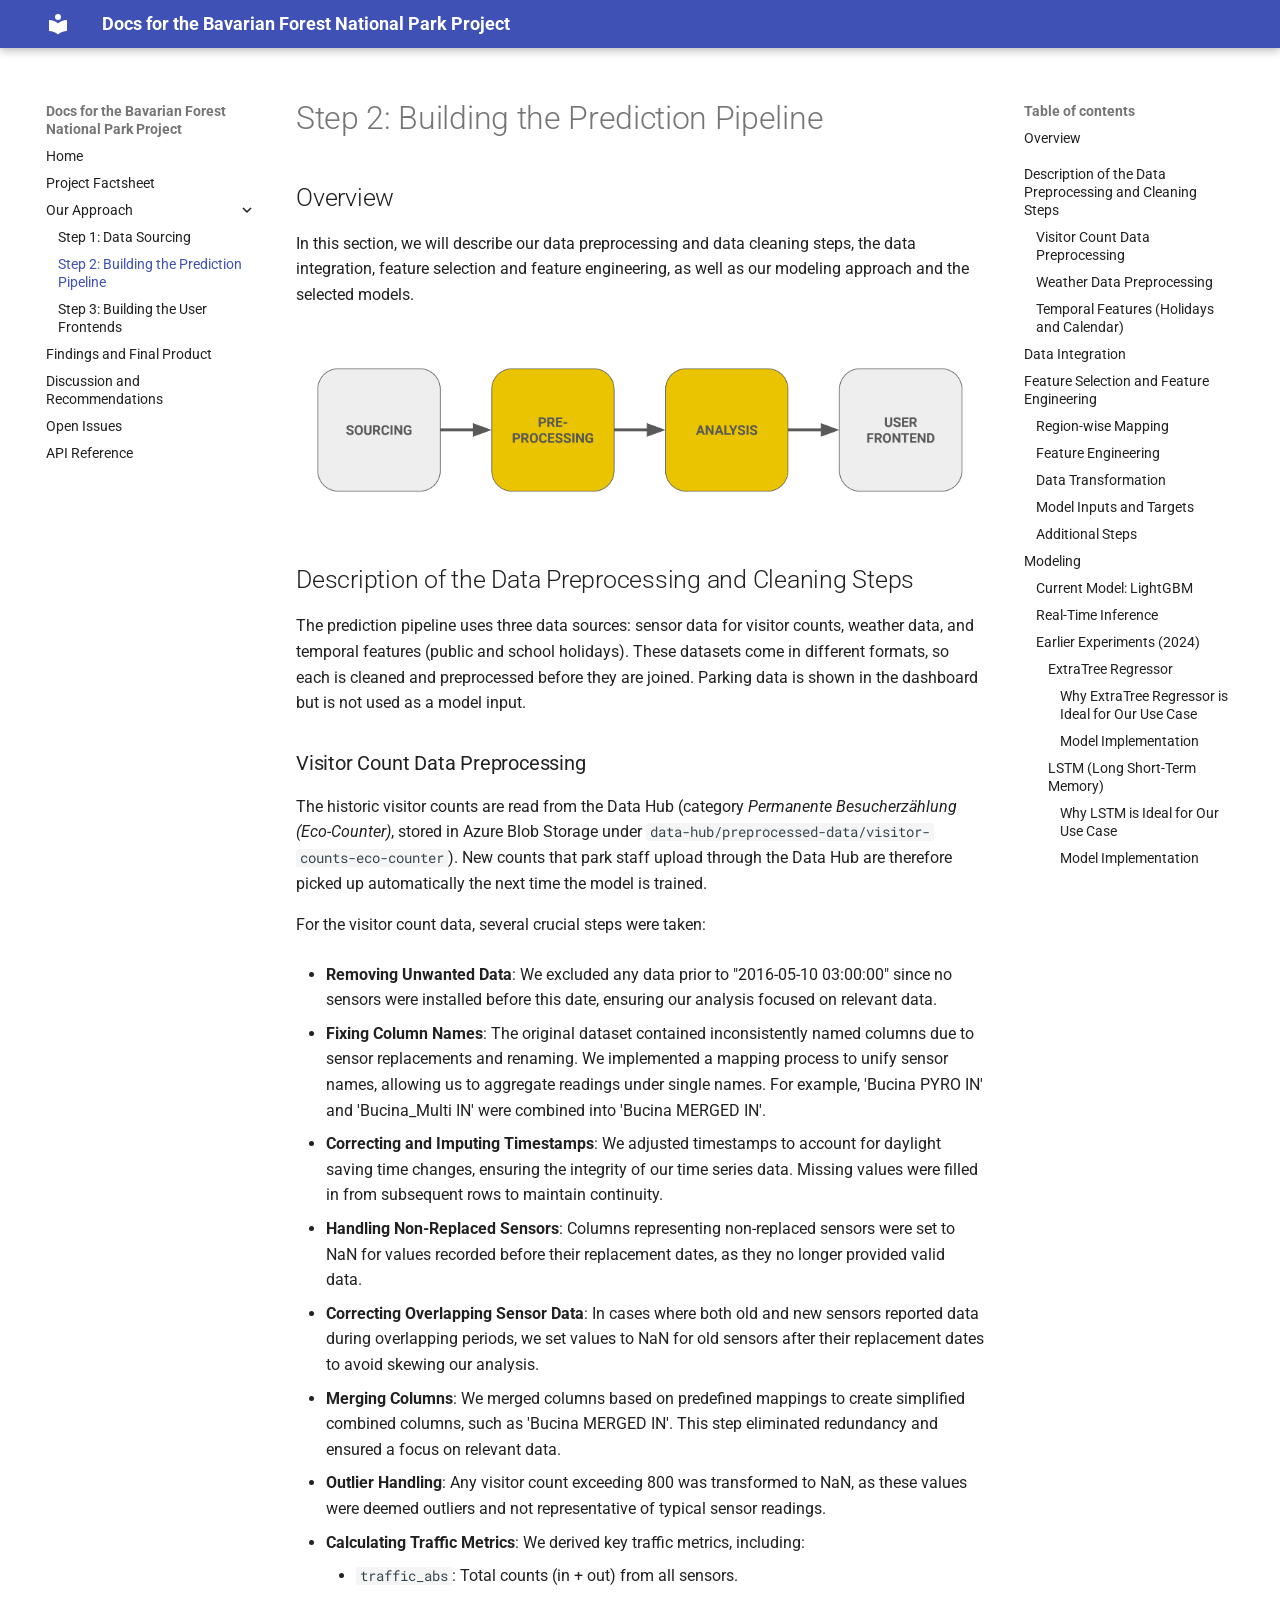
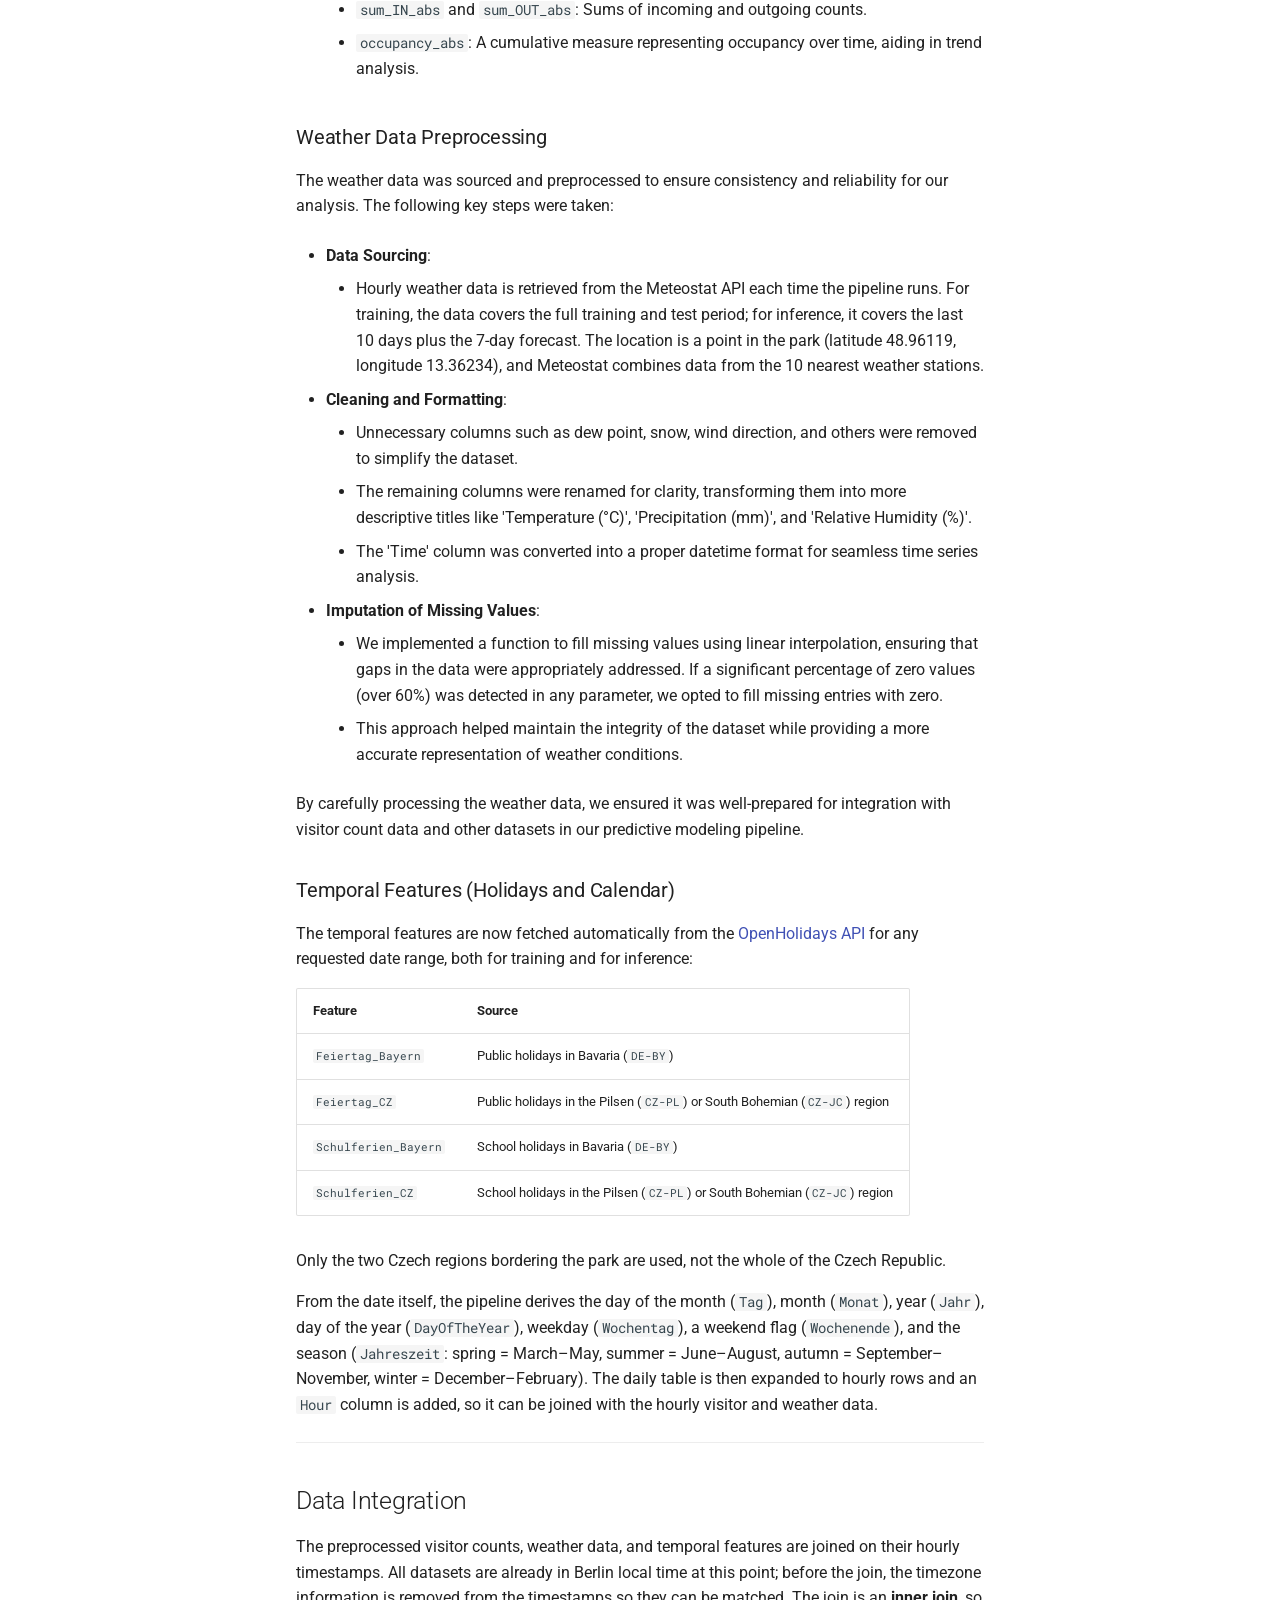
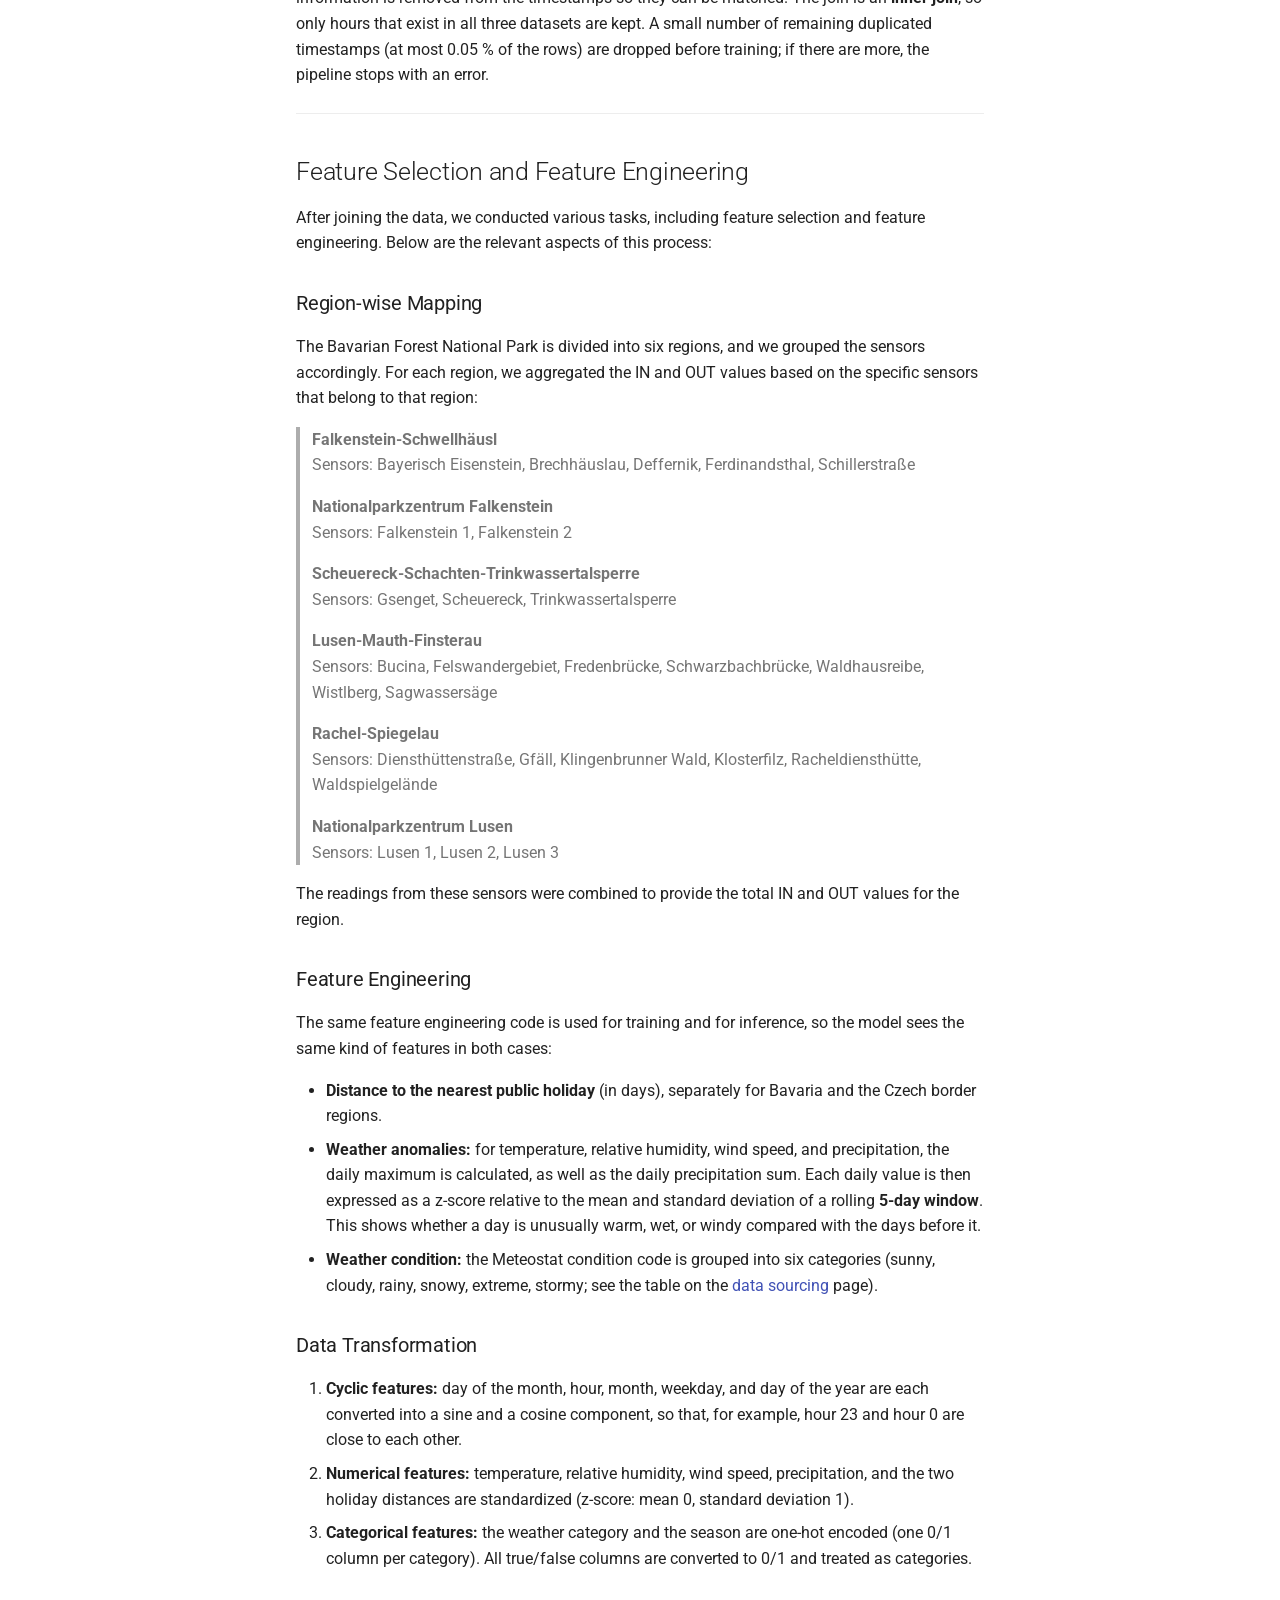
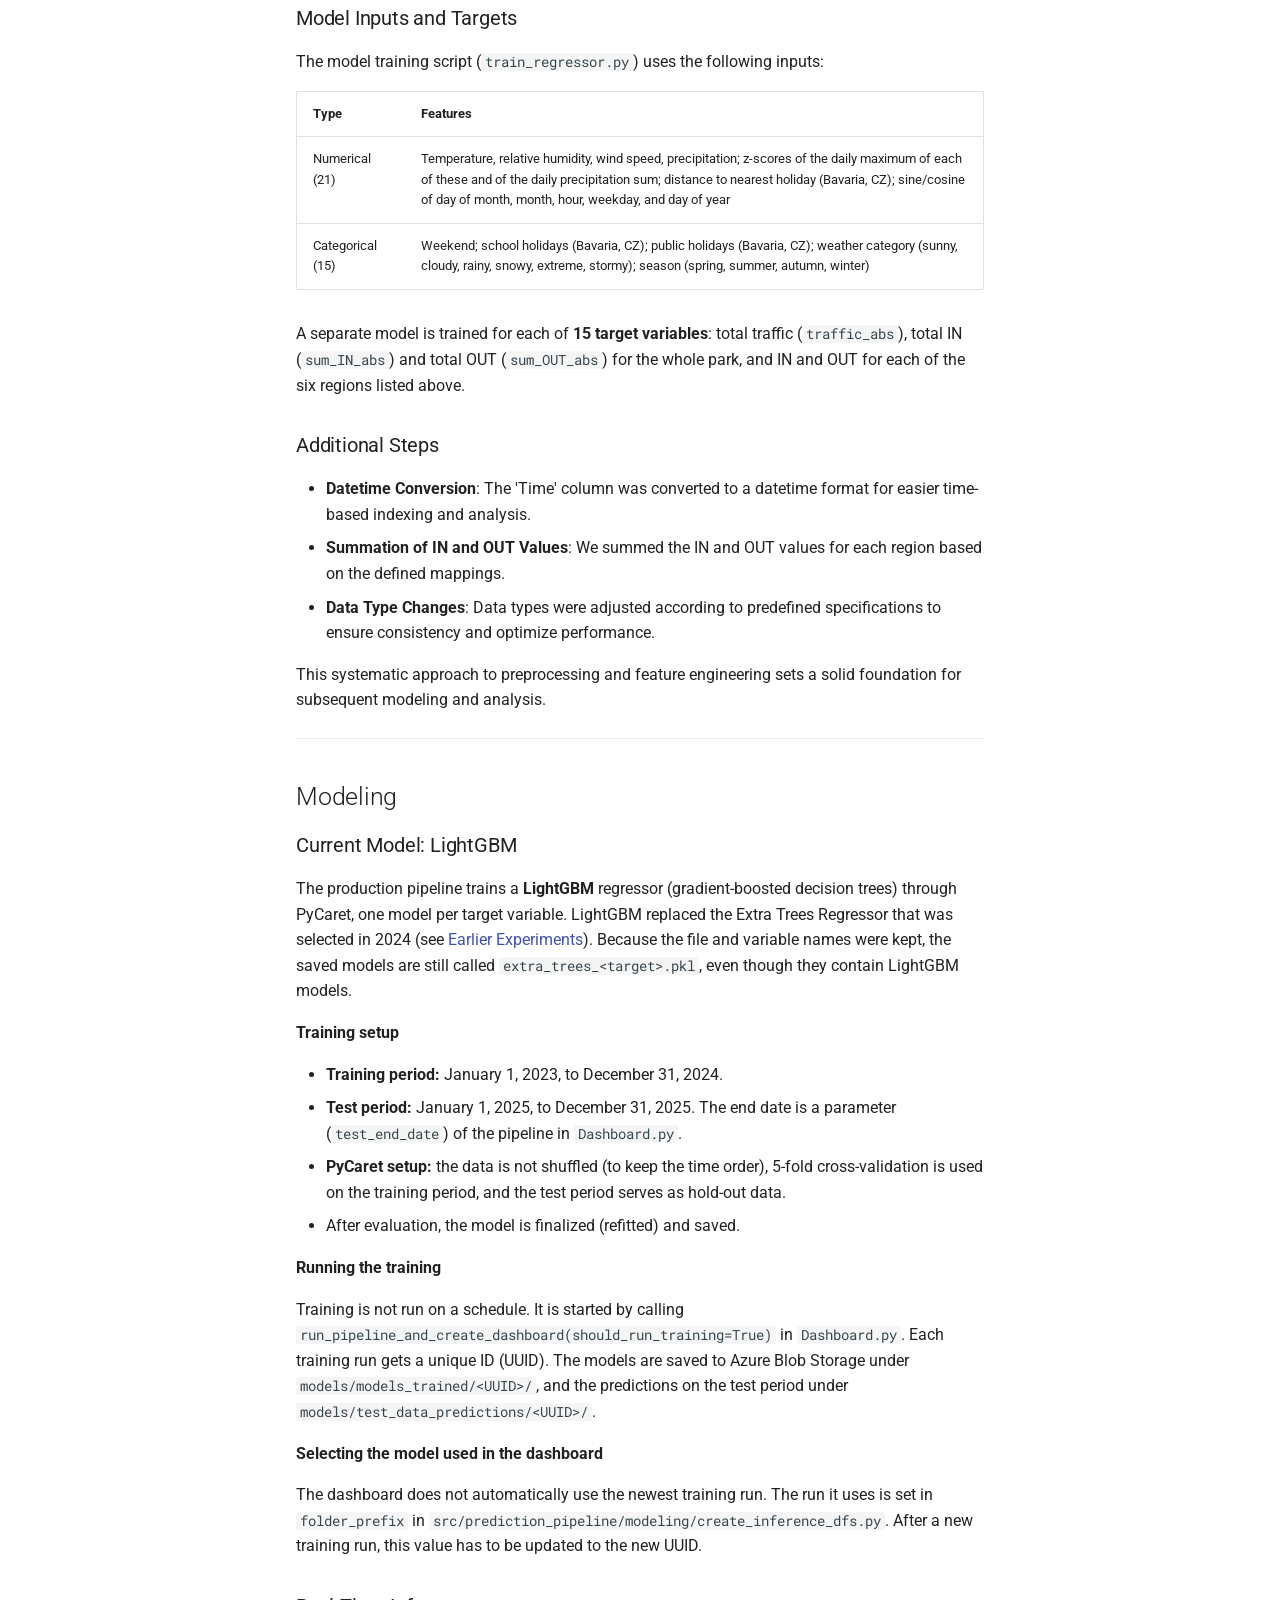
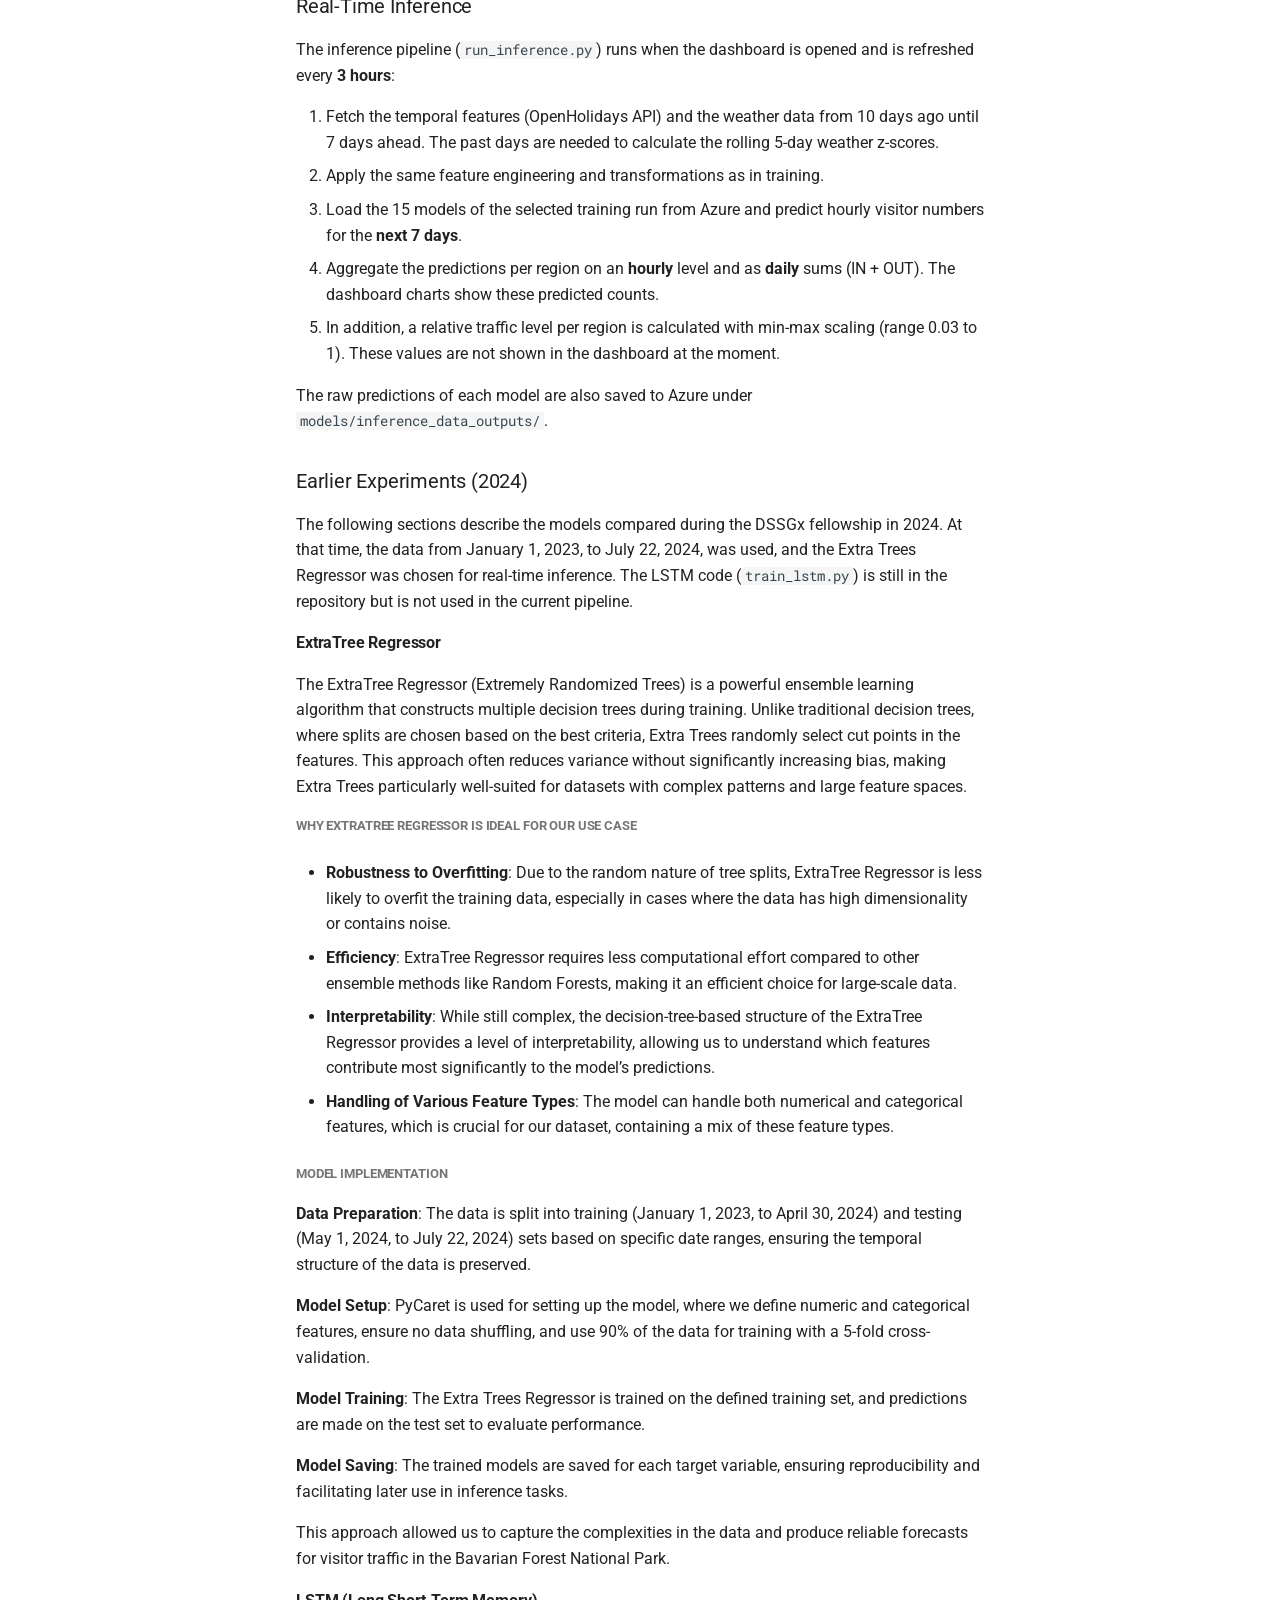
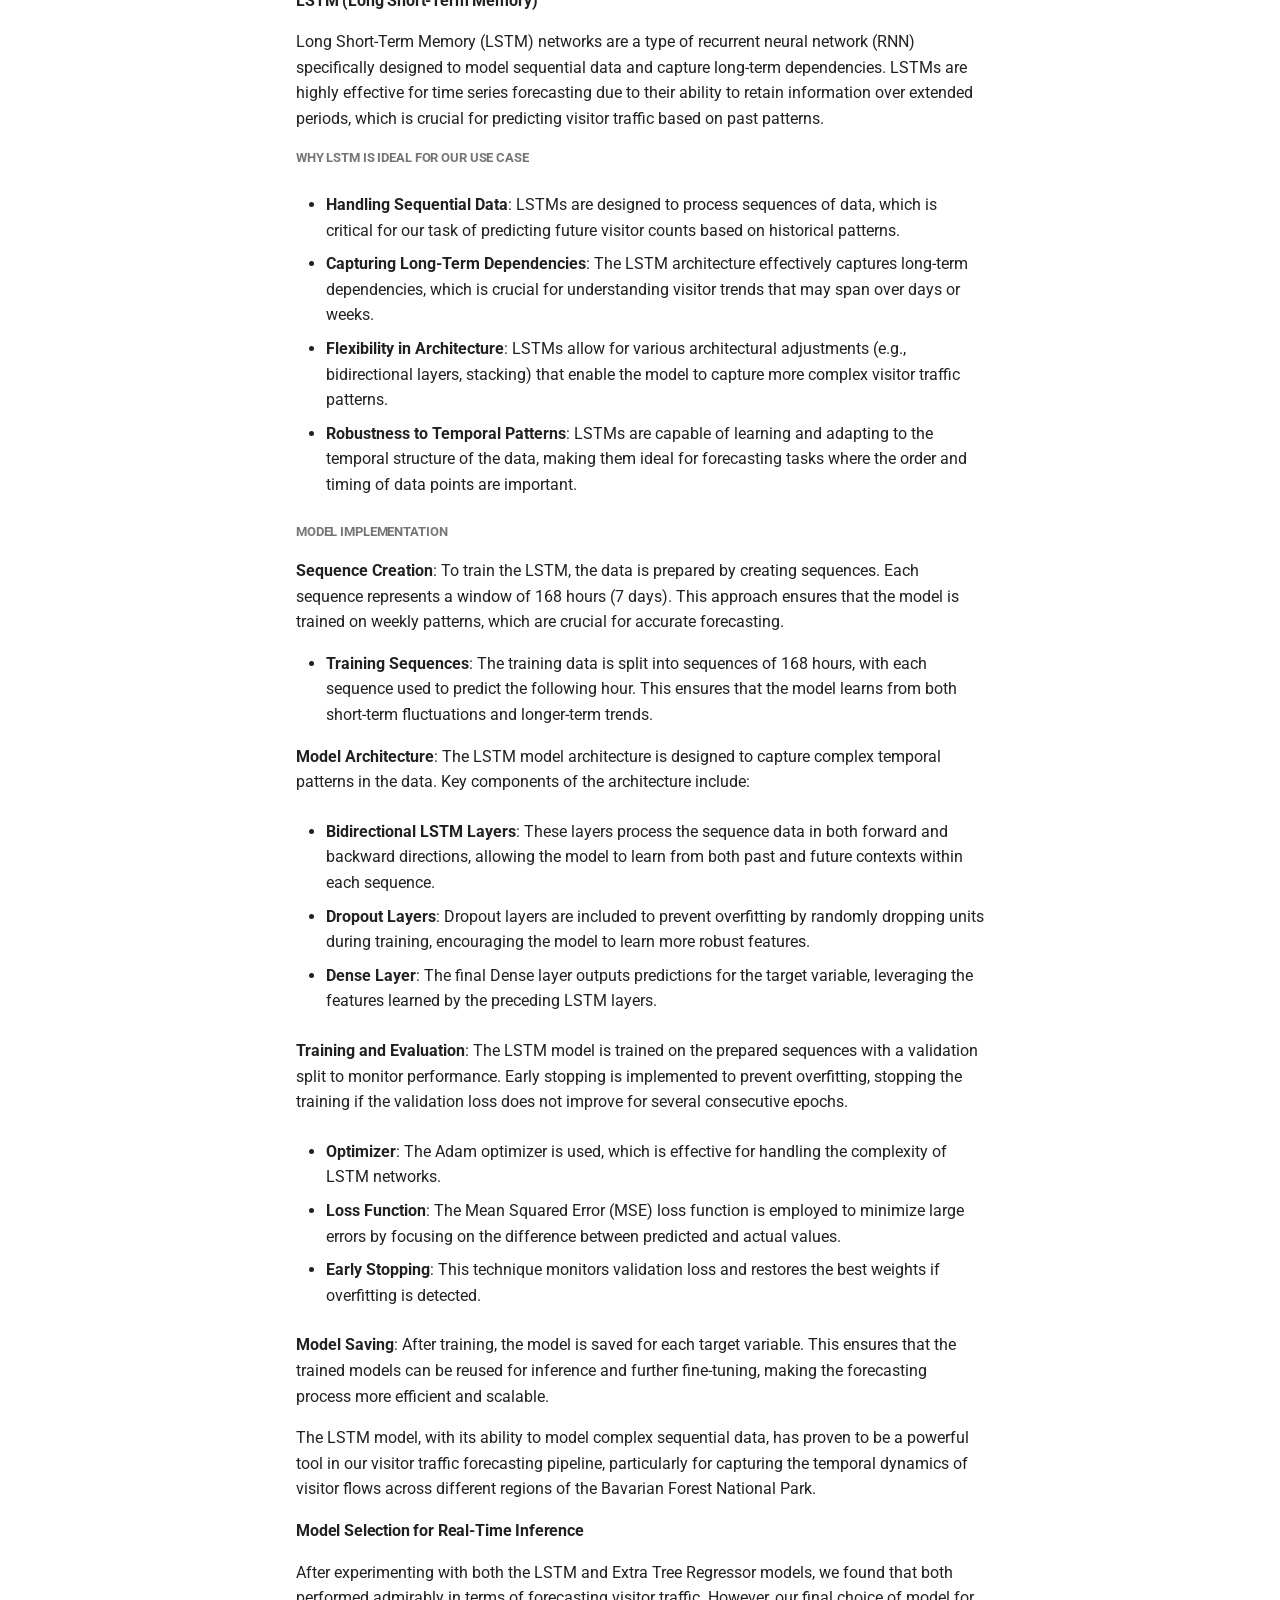
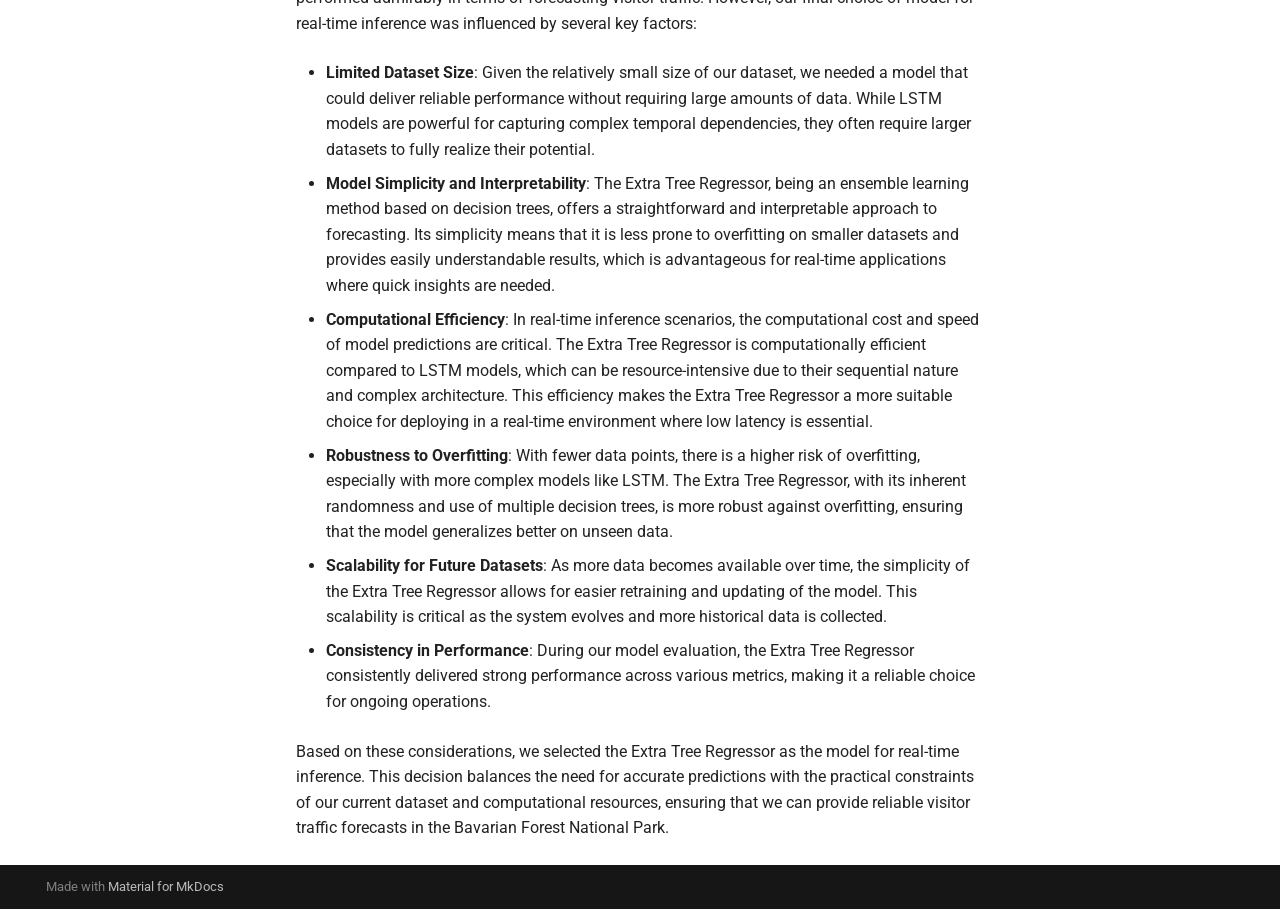
<file: approach/prediction-pipeline/index.html>
<!doctype html>
<html lang="en" class="no-js">
  <head>
    
      <meta charset="utf-8">
      <meta name="viewport" content="width=device-width,initial-scale=1">
      
      
      
        <link rel="canonical" href="https://wild-ecol-cons.github.io/webapp-besuchermonitoring-nationalpark-bayerischer-wald/approach/prediction-pipeline/">
      
      
        <link rel="prev" href="../data/">
      
      
        <link rel="next" href="../user-frontends/">
      
      
        
      
      
      <link rel="icon" href="../../assets/images/favicon.png">
      <meta name="generator" content="mkdocs-1.6.1, mkdocs-material-9.8.1">
    
    
      
        <title>Step 2: Building the Prediction Pipeline - Docs for the Bavarian Forest National Park Project</title>
      
    
    
      <link rel="stylesheet" href="../../assets/stylesheets/main.57a0d79d.min.css">
      
      


    
    
      
    
    
      
        
        
        <link rel="preconnect" href="https://fonts.gstatic.com" crossorigin>
        <link rel="stylesheet" href="https://fonts.googleapis.com/css?family=Roboto:300,300i,400,400i,700,700i%7CRoboto+Mono:400,400i,700,700i&display=fallback">
        <style>:root{--md-text-font:"Roboto";--md-code-font:"Roboto Mono"}</style>
      
    
    
      <link rel="stylesheet" href="../../assets/_mkdocstrings.css">
    
      <link rel="stylesheet" href="../../stylesheets/doc-updates.css">
    
    <script>__md_scope=new URL("../..",location),__md_hash=e=>[...e].reduce(((e,_)=>(e<<5)-e+_.charCodeAt(0)),0),__md_get=(e,_=localStorage,t=__md_scope)=>JSON.parse(_.getItem(t.pathname+"."+e)),__md_set=(e,_,t=localStorage,a=__md_scope)=>{try{t.setItem(a.pathname+"."+e,JSON.stringify(_))}catch(e){}}</script>
    
      

    
    
  </head>
  
  
    <body dir="ltr">
  
    
    <input class="md-toggle" data-md-toggle="drawer" type="checkbox" id="__drawer" autocomplete="off">
    <input class="md-toggle" data-md-toggle="search" type="checkbox" id="__search" autocomplete="off">
    <label class="md-overlay" for="__drawer"></label>
    <div data-md-component="skip">
      
        
        <a href="#step-2-building-the-prediction-pipeline" class="md-skip">
          Skip to content
        </a>
      
    </div>
    <div data-md-component="announce">
      
    </div>
    
    
      

  

<header class="md-header md-header--shadow" data-md-component="header">
  <nav class="md-header__inner md-grid" aria-label="Header">
    <a href="../.." title="Docs for the Bavarian Forest National Park Project" class="md-header__button md-logo" aria-label="Docs for the Bavarian Forest National Park Project" data-md-component="logo">
      
  
  <svg xmlns="http://www.w3.org/2000/svg" viewBox="0 0 24 24"><path d="M12 8a3 3 0 0 0 3-3 3 3 0 0 0-3-3 3 3 0 0 0-3 3 3 3 0 0 0 3 3m0 3.54C9.64 9.35 6.5 8 3 8v11c3.5 0 6.64 1.35 9 3.54 2.36-2.19 5.5-3.54 9-3.54V8c-3.5 0-6.64 1.35-9 3.54"/></svg>

    </a>
    <label class="md-header__button md-icon" for="__drawer">
      
      <svg xmlns="http://www.w3.org/2000/svg" viewBox="0 0 24 24"><path d="M3 6h18v2H3zm0 5h18v2H3zm0 5h18v2H3z"/></svg>
    </label>
    <div class="md-header__title" data-md-component="header-title">
      <div class="md-header__ellipsis">
        <div class="md-header__topic">
          <span class="md-ellipsis">
            Docs for the Bavarian Forest National Park Project
          </span>
        </div>
        <div class="md-header__topic" data-md-component="header-topic">
          <span class="md-ellipsis">
            
              Step 2: Building the Prediction Pipeline
            
          </span>
        </div>
      </div>
    </div>
    
    
      <script>var palette=__md_get("__palette");if(palette&&palette.color){if("(prefers-color-scheme)"===palette.color.media){var media=matchMedia("(prefers-color-scheme: light)"),input=document.querySelector(media.matches?"[data-md-color-media='(prefers-color-scheme: light)']":"[data-md-color-media='(prefers-color-scheme: dark)']");palette.color.media=input.getAttribute("data-md-color-media"),palette.color.scheme=input.getAttribute("data-md-color-scheme"),palette.color.primary=input.getAttribute("data-md-color-primary"),palette.color.accent=input.getAttribute("data-md-color-accent")}for(var[key,value]of Object.entries(palette.color))document.body.setAttribute("data-md-color-"+key,value)}</script>
    
    
    
    
  </nav>
  
</header>
    
    <div class="md-container" data-md-component="container">
      
      
        
          
        
      
      <main class="md-main" data-md-component="main">
        <div class="md-main__inner md-grid">
          
            
              
              <div class="md-sidebar md-sidebar--primary" data-md-component="sidebar" data-md-type="navigation" >
                <div class="md-sidebar__scrollwrap">
                  <div class="md-sidebar__inner">
                    



<nav class="md-nav md-nav--primary" aria-label="Navigation" data-md-level="0">
  <label class="md-nav__title" for="__drawer">
    <a href="../.." title="Docs for the Bavarian Forest National Park Project" class="md-nav__button md-logo" aria-label="Docs for the Bavarian Forest National Park Project" data-md-component="logo">
      
  
  <svg xmlns="http://www.w3.org/2000/svg" viewBox="0 0 24 24"><path d="M12 8a3 3 0 0 0 3-3 3 3 0 0 0-3-3 3 3 0 0 0-3 3 3 3 0 0 0 3 3m0 3.54C9.64 9.35 6.5 8 3 8v11c3.5 0 6.64 1.35 9 3.54 2.36-2.19 5.5-3.54 9-3.54V8c-3.5 0-6.64 1.35-9 3.54"/></svg>

    </a>
    Docs for the Bavarian Forest National Park Project
  </label>
  
  <ul class="md-nav__list" data-md-scrollfix>
    
      
      
  
  
  
  
    <li class="md-nav__item">
      <a href="../.." class="md-nav__link">
        
  
  
  <span class="md-ellipsis">
    
  
    Home
  

    
  </span>
  
  

      </a>
    </li>
  

    
      
      
  
  
  
  
    <li class="md-nav__item">
      <a href="../../project-factsheet/" class="md-nav__link">
        
  
  
  <span class="md-ellipsis">
    
  
    Project Factsheet
  

    
  </span>
  
  

      </a>
    </li>
  

    
      
      
  
  
    
  
  
  
    
    
      
        
          
        
      
        
      
        
      
        
      
    
    
    
    
    <li class="md-nav__item md-nav__item--active md-nav__item--nested">
      
        
        
        <input class="md-nav__toggle md-toggle " type="checkbox" id="__nav_3" checked>
        
          
          <div class="md-nav__link md-nav__container">
            <a href="../" class="md-nav__link ">
              
  
  
  <span class="md-ellipsis">
    
  
    Our Approach
  

    
  </span>
  
  

            </a>
            
              
              <label class="md-nav__link " for="__nav_3" id="__nav_3_label" tabindex="0">
                <span class="md-nav__icon md-icon"></span>
              </label>
            
          </div>
        
        <nav class="md-nav" data-md-level="1" aria-labelledby="__nav_3_label" aria-expanded="true">
          <label class="md-nav__title" for="__nav_3">
            <span class="md-nav__icon md-icon"></span>
            
  
    Our Approach
  

          </label>
          <ul class="md-nav__list" data-md-scrollfix>
            
              
            
              
                
  
  
  
  
    <li class="md-nav__item">
      <a href="../data/" class="md-nav__link">
        
  
  
  <span class="md-ellipsis">
    
  
    Step 1: Data Sourcing
  

    
  </span>
  
  

      </a>
    </li>
  

              
            
              
                
  
  
    
  
  
  
    <li class="md-nav__item md-nav__item--active">
      
      <input class="md-nav__toggle md-toggle" type="checkbox" id="__toc">
      
      
        
      
      
        <label class="md-nav__link md-nav__link--active" for="__toc">
          
  
  
  <span class="md-ellipsis">
    
  
    Step 2: Building the Prediction Pipeline
  

    
  </span>
  
  

          <span class="md-nav__icon md-icon"></span>
        </label>
      
      <a href="./" class="md-nav__link md-nav__link--active">
        
  
  
  <span class="md-ellipsis">
    
  
    Step 2: Building the Prediction Pipeline
  

    
  </span>
  
  

      </a>
      
        

<nav class="md-nav md-nav--secondary" aria-label="Table of contents">
  
  
  
    
  
  
    <label class="md-nav__title" for="__toc">
      <span class="md-nav__icon md-icon"></span>
      Table of contents
    </label>
    <ul class="md-nav__list" data-md-component="toc" data-md-scrollfix>
      
        <li class="md-nav__item">
  <a href="#overview" class="md-nav__link">
    <span class="md-ellipsis">
      
        Overview
      
    </span>
  </a>
  
</li>
      
        <li class="md-nav__item">
  <a href="#_1" class="md-nav__link">
    <span class="md-ellipsis">
      
        
      
    </span>
  </a>
  
</li>
      
        <li class="md-nav__item">
  <a href="#description-of-the-data-preprocessing-and-cleaning-steps" class="md-nav__link">
    <span class="md-ellipsis">
      
        Description of the Data Preprocessing and Cleaning Steps
      
    </span>
  </a>
  
    <nav class="md-nav" aria-label="Description of the Data Preprocessing and Cleaning Steps">
      <ul class="md-nav__list">
        
          <li class="md-nav__item">
  <a href="#visitor-count-data-preprocessing" class="md-nav__link">
    <span class="md-ellipsis">
      
        Visitor Count Data Preprocessing
      
    </span>
  </a>
  
</li>
        
          <li class="md-nav__item">
  <a href="#weather-data-preprocessing" class="md-nav__link">
    <span class="md-ellipsis">
      
        Weather Data Preprocessing
      
    </span>
  </a>
  
</li>
        
          <li class="md-nav__item">
  <a href="#temporal-features-holidays-and-calendar" class="md-nav__link">
    <span class="md-ellipsis">
      
        Temporal Features (Holidays and Calendar)
      
    </span>
  </a>
  
</li>
        
      </ul>
    </nav>
  
</li>
      
        <li class="md-nav__item">
  <a href="#data-integration" class="md-nav__link">
    <span class="md-ellipsis">
      
        Data Integration
      
    </span>
  </a>
  
</li>
      
        <li class="md-nav__item">
  <a href="#feature-selection-and-feature-engineering" class="md-nav__link">
    <span class="md-ellipsis">
      
        Feature Selection and Feature Engineering
      
    </span>
  </a>
  
    <nav class="md-nav" aria-label="Feature Selection and Feature Engineering">
      <ul class="md-nav__list">
        
          <li class="md-nav__item">
  <a href="#region-wise-mapping" class="md-nav__link">
    <span class="md-ellipsis">
      
        Region-wise Mapping
      
    </span>
  </a>
  
</li>
        
          <li class="md-nav__item">
  <a href="#feature-engineering" class="md-nav__link">
    <span class="md-ellipsis">
      
        Feature Engineering
      
    </span>
  </a>
  
</li>
        
          <li class="md-nav__item">
  <a href="#data-transformation" class="md-nav__link">
    <span class="md-ellipsis">
      
        Data Transformation
      
    </span>
  </a>
  
</li>
        
          <li class="md-nav__item">
  <a href="#model-inputs-and-targets" class="md-nav__link">
    <span class="md-ellipsis">
      
        Model Inputs and Targets
      
    </span>
  </a>
  
</li>
        
          <li class="md-nav__item">
  <a href="#additional-steps" class="md-nav__link">
    <span class="md-ellipsis">
      
        Additional Steps
      
    </span>
  </a>
  
</li>
        
      </ul>
    </nav>
  
</li>
      
        <li class="md-nav__item">
  <a href="#modeling" class="md-nav__link">
    <span class="md-ellipsis">
      
        Modeling
      
    </span>
  </a>
  
    <nav class="md-nav" aria-label="Modeling">
      <ul class="md-nav__list">
        
          <li class="md-nav__item">
  <a href="#current-model-lightgbm" class="md-nav__link">
    <span class="md-ellipsis">
      
        Current Model: LightGBM
      
    </span>
  </a>
  
</li>
        
          <li class="md-nav__item">
  <a href="#real-time-inference" class="md-nav__link">
    <span class="md-ellipsis">
      
        Real-Time Inference
      
    </span>
  </a>
  
</li>
        
          <li class="md-nav__item">
  <a href="#earlier-experiments-2024" class="md-nav__link">
    <span class="md-ellipsis">
      
        Earlier Experiments (2024)
      
    </span>
  </a>
  
    <nav class="md-nav" aria-label="Earlier Experiments (2024)">
      <ul class="md-nav__list">
        
          <li class="md-nav__item">
  <a href="#extratree-regressor" class="md-nav__link">
    <span class="md-ellipsis">
      
        ExtraTree Regressor
      
    </span>
  </a>
  
    <nav class="md-nav" aria-label="ExtraTree Regressor">
      <ul class="md-nav__list">
        
          <li class="md-nav__item">
  <a href="#why-extratree-regressor-is-ideal-for-our-use-case" class="md-nav__link">
    <span class="md-ellipsis">
      
        Why ExtraTree Regressor is Ideal for Our Use Case
      
    </span>
  </a>
  
</li>
        
          <li class="md-nav__item">
  <a href="#model-implementation" class="md-nav__link">
    <span class="md-ellipsis">
      
        Model Implementation
      
    </span>
  </a>
  
</li>
        
      </ul>
    </nav>
  
</li>
        
          <li class="md-nav__item">
  <a href="#lstm-long-short-term-memory" class="md-nav__link">
    <span class="md-ellipsis">
      
        LSTM (Long Short-Term Memory)
      
    </span>
  </a>
  
    <nav class="md-nav" aria-label="LSTM (Long Short-Term Memory)">
      <ul class="md-nav__list">
        
          <li class="md-nav__item">
  <a href="#why-lstm-is-ideal-for-our-use-case" class="md-nav__link">
    <span class="md-ellipsis">
      
        Why LSTM is Ideal for Our Use Case
      
    </span>
  </a>
  
</li>
        
          <li class="md-nav__item">
  <a href="#model-implementation_1" class="md-nav__link">
    <span class="md-ellipsis">
      
        Model Implementation
      
    </span>
  </a>
  
</li>
        
      </ul>
    </nav>
  
</li>
        
          <li class="md-nav__item">
  <a href="#model-selection-for-real-time-inference" class="md-nav__link">
    <span class="md-ellipsis">
      
        Model Selection for Real-Time Inference
      
    </span>
  </a>
  
</li>
        
      </ul>
    </nav>
  
</li>
        
      </ul>
    </nav>
  
</li>
      
    </ul>
  
</nav>
      
    </li>
  

              
            
              
                
  
  
  
  
    <li class="md-nav__item">
      <a href="../user-frontends/" class="md-nav__link">
        
  
  
  <span class="md-ellipsis">
    
  
    Step 3: Building the User Frontends
  

    
  </span>
  
  

      </a>
    </li>
  

              
            
          </ul>
        </nav>
      
    </li>
  

    
      
      
  
  
  
  
    <li class="md-nav__item">
      <a href="../../findings-and-results/" class="md-nav__link">
        
  
  
  <span class="md-ellipsis">
    
  
    Findings and Final Product
  

    
  </span>
  
  

      </a>
    </li>
  

    
      
      
  
  
  
  
    <li class="md-nav__item">
      <a href="../../limitations-and-challenges/" class="md-nav__link">
        
  
  
  <span class="md-ellipsis">
    
  
    Discussion and Recommendations
  

    
  </span>
  
  

      </a>
    </li>
  

    
      
      
  
  
  
  
    <li class="md-nav__item">
      <a href="../../open-issues/" class="md-nav__link">
        
  
  
  <span class="md-ellipsis">
    
  
    Open Issues
  

    
  </span>
  
  

      </a>
    </li>
  

    
      
      
  
  
  
  
    <li class="md-nav__item">
      <a href="../../api-reference/" class="md-nav__link">
        
  
  
  <span class="md-ellipsis">
    
  
    API Reference
  

    
  </span>
  
  

      </a>
    </li>
  

    
  </ul>
</nav>
                  </div>
                </div>
              </div>
            
            
              
              <div class="md-sidebar md-sidebar--secondary" data-md-component="sidebar" data-md-type="toc" >
                <div class="md-sidebar__scrollwrap">
                  <div class="md-sidebar__inner">
                    

<nav class="md-nav md-nav--secondary" aria-label="Table of contents">
  
  
  
    
  
  
    <label class="md-nav__title" for="__toc">
      <span class="md-nav__icon md-icon"></span>
      Table of contents
    </label>
    <ul class="md-nav__list" data-md-component="toc" data-md-scrollfix>
      
        <li class="md-nav__item">
  <a href="#overview" class="md-nav__link">
    <span class="md-ellipsis">
      
        Overview
      
    </span>
  </a>
  
</li>
      
        <li class="md-nav__item">
  <a href="#_1" class="md-nav__link">
    <span class="md-ellipsis">
      
        
      
    </span>
  </a>
  
</li>
      
        <li class="md-nav__item">
  <a href="#description-of-the-data-preprocessing-and-cleaning-steps" class="md-nav__link">
    <span class="md-ellipsis">
      
        Description of the Data Preprocessing and Cleaning Steps
      
    </span>
  </a>
  
    <nav class="md-nav" aria-label="Description of the Data Preprocessing and Cleaning Steps">
      <ul class="md-nav__list">
        
          <li class="md-nav__item">
  <a href="#visitor-count-data-preprocessing" class="md-nav__link">
    <span class="md-ellipsis">
      
        Visitor Count Data Preprocessing
      
    </span>
  </a>
  
</li>
        
          <li class="md-nav__item">
  <a href="#weather-data-preprocessing" class="md-nav__link">
    <span class="md-ellipsis">
      
        Weather Data Preprocessing
      
    </span>
  </a>
  
</li>
        
          <li class="md-nav__item">
  <a href="#temporal-features-holidays-and-calendar" class="md-nav__link">
    <span class="md-ellipsis">
      
        Temporal Features (Holidays and Calendar)
      
    </span>
  </a>
  
</li>
        
      </ul>
    </nav>
  
</li>
      
        <li class="md-nav__item">
  <a href="#data-integration" class="md-nav__link">
    <span class="md-ellipsis">
      
        Data Integration
      
    </span>
  </a>
  
</li>
      
        <li class="md-nav__item">
  <a href="#feature-selection-and-feature-engineering" class="md-nav__link">
    <span class="md-ellipsis">
      
        Feature Selection and Feature Engineering
      
    </span>
  </a>
  
    <nav class="md-nav" aria-label="Feature Selection and Feature Engineering">
      <ul class="md-nav__list">
        
          <li class="md-nav__item">
  <a href="#region-wise-mapping" class="md-nav__link">
    <span class="md-ellipsis">
      
        Region-wise Mapping
      
    </span>
  </a>
  
</li>
        
          <li class="md-nav__item">
  <a href="#feature-engineering" class="md-nav__link">
    <span class="md-ellipsis">
      
        Feature Engineering
      
    </span>
  </a>
  
</li>
        
          <li class="md-nav__item">
  <a href="#data-transformation" class="md-nav__link">
    <span class="md-ellipsis">
      
        Data Transformation
      
    </span>
  </a>
  
</li>
        
          <li class="md-nav__item">
  <a href="#model-inputs-and-targets" class="md-nav__link">
    <span class="md-ellipsis">
      
        Model Inputs and Targets
      
    </span>
  </a>
  
</li>
        
          <li class="md-nav__item">
  <a href="#additional-steps" class="md-nav__link">
    <span class="md-ellipsis">
      
        Additional Steps
      
    </span>
  </a>
  
</li>
        
      </ul>
    </nav>
  
</li>
      
        <li class="md-nav__item">
  <a href="#modeling" class="md-nav__link">
    <span class="md-ellipsis">
      
        Modeling
      
    </span>
  </a>
  
    <nav class="md-nav" aria-label="Modeling">
      <ul class="md-nav__list">
        
          <li class="md-nav__item">
  <a href="#current-model-lightgbm" class="md-nav__link">
    <span class="md-ellipsis">
      
        Current Model: LightGBM
      
    </span>
  </a>
  
</li>
        
          <li class="md-nav__item">
  <a href="#real-time-inference" class="md-nav__link">
    <span class="md-ellipsis">
      
        Real-Time Inference
      
    </span>
  </a>
  
</li>
        
          <li class="md-nav__item">
  <a href="#earlier-experiments-2024" class="md-nav__link">
    <span class="md-ellipsis">
      
        Earlier Experiments (2024)
      
    </span>
  </a>
  
    <nav class="md-nav" aria-label="Earlier Experiments (2024)">
      <ul class="md-nav__list">
        
          <li class="md-nav__item">
  <a href="#extratree-regressor" class="md-nav__link">
    <span class="md-ellipsis">
      
        ExtraTree Regressor
      
    </span>
  </a>
  
    <nav class="md-nav" aria-label="ExtraTree Regressor">
      <ul class="md-nav__list">
        
          <li class="md-nav__item">
  <a href="#why-extratree-regressor-is-ideal-for-our-use-case" class="md-nav__link">
    <span class="md-ellipsis">
      
        Why ExtraTree Regressor is Ideal for Our Use Case
      
    </span>
  </a>
  
</li>
        
          <li class="md-nav__item">
  <a href="#model-implementation" class="md-nav__link">
    <span class="md-ellipsis">
      
        Model Implementation
      
    </span>
  </a>
  
</li>
        
      </ul>
    </nav>
  
</li>
        
          <li class="md-nav__item">
  <a href="#lstm-long-short-term-memory" class="md-nav__link">
    <span class="md-ellipsis">
      
        LSTM (Long Short-Term Memory)
      
    </span>
  </a>
  
    <nav class="md-nav" aria-label="LSTM (Long Short-Term Memory)">
      <ul class="md-nav__list">
        
          <li class="md-nav__item">
  <a href="#why-lstm-is-ideal-for-our-use-case" class="md-nav__link">
    <span class="md-ellipsis">
      
        Why LSTM is Ideal for Our Use Case
      
    </span>
  </a>
  
</li>
        
          <li class="md-nav__item">
  <a href="#model-implementation_1" class="md-nav__link">
    <span class="md-ellipsis">
      
        Model Implementation
      
    </span>
  </a>
  
</li>
        
      </ul>
    </nav>
  
</li>
        
          <li class="md-nav__item">
  <a href="#model-selection-for-real-time-inference" class="md-nav__link">
    <span class="md-ellipsis">
      
        Model Selection for Real-Time Inference
      
    </span>
  </a>
  
</li>
        
      </ul>
    </nav>
  
</li>
        
      </ul>
    </nav>
  
</li>
      
    </ul>
  
</nav>
                  </div>
                </div>
              </div>
            
          
          
            <div class="md-content" data-md-component="content">
              
              <article class="md-content__inner md-typeset">
                
                  



<h1 id="step-2-building-the-prediction-pipeline">Step 2: Building the Prediction Pipeline</h1>
<h2 id="overview">Overview</h2>
<p>In this section, we will describe our data preprocessing and data cleaning steps, the data integration, feature selection and feature engineering, as well as our modeling approach and the selected models.</p>
<h2 id="_1"><img alt="E2E Pipeline Step 2 Prediction Pipeline" src="../../asset/E2E_Pipeline_Prediction.png" /></h2>
<h2 id="description-of-the-data-preprocessing-and-cleaning-steps">Description of the Data Preprocessing and Cleaning Steps</h2>
<p>The prediction pipeline uses three data sources: sensor data for visitor counts, weather data, and temporal features (public and school holidays). These datasets come in different formats, so each is cleaned and preprocessed before they are joined. Parking data is shown in the dashboard but is not used as a model input.</p>
<h3 id="visitor-count-data-preprocessing">Visitor Count Data Preprocessing</h3>
<p>The historic visitor counts are read from the Data Hub (category <em>Permanente Besucherzählung (Eco-Counter)</em>, stored in Azure Blob Storage under <code>data-hub/preprocessed-data/visitor-counts-eco-counter</code>). New counts that park staff upload through the Data Hub are therefore picked up automatically the next time the model is trained.</p>
<p>For the visitor count data, several crucial steps were taken:</p>
<ul>
<li>
<p><strong>Removing Unwanted Data</strong>: We excluded any data prior to "2016-05-10 03:00:00" since no sensors were installed before this date, ensuring our analysis focused on relevant data.</p>
</li>
<li>
<p><strong>Fixing Column Names</strong>: The original dataset contained inconsistently named columns due to sensor replacements and renaming. We implemented a mapping process to unify sensor names, allowing us to aggregate readings under single names. For example, 'Bucina PYRO IN' and 'Bucina_Multi IN' were combined into 'Bucina MERGED IN'.</p>
</li>
<li>
<p><strong>Correcting and Imputing Timestamps</strong>: We adjusted timestamps to account for daylight saving time changes, ensuring the integrity of our time series data. Missing values were filled in from subsequent rows to maintain continuity.</p>
</li>
<li>
<p><strong>Handling Non-Replaced Sensors</strong>: Columns representing non-replaced sensors were set to NaN for values recorded before their replacement dates, as they no longer provided valid data.</p>
</li>
<li>
<p><strong>Correcting Overlapping Sensor Data</strong>: In cases where both old and new sensors reported data during overlapping periods, we set values to NaN for old sensors after their replacement dates to avoid skewing our analysis.</p>
</li>
<li>
<p><strong>Merging Columns</strong>: We merged columns based on predefined mappings to create simplified combined columns, such as 'Bucina MERGED IN'. This step eliminated redundancy and ensured a focus on relevant data.</p>
</li>
<li>
<p><strong>Outlier Handling</strong>: Any visitor count exceeding 800 was transformed to NaN, as these values were deemed outliers and not representative of typical sensor readings.</p>
</li>
<li>
<p><strong>Calculating Traffic Metrics</strong>: We derived key traffic metrics, including:</p>
<ul>
<li><code>traffic_abs</code>: Total counts (in + out) from all sensors.</li>
<li><code>sum_IN_abs</code> and <code>sum_OUT_abs</code>: Sums of incoming and outgoing counts.</li>
<li><code>occupancy_abs</code>: A cumulative measure representing occupancy over time, aiding in trend analysis.</li>
</ul>
</li>
</ul>
<h3 id="weather-data-preprocessing">Weather Data Preprocessing</h3>
<p>The weather data was sourced and preprocessed to ensure consistency and reliability for our analysis. The following key steps were taken:</p>
<ul>
<li>
<p><strong>Data Sourcing</strong>: </p>
<ul>
<li>Hourly weather data is retrieved from the Meteostat API each time the pipeline runs. For training, the data covers the full training and test period; for inference, it covers the last 10 days plus the 7-day forecast. The location is a point in the park (latitude 48.96119, longitude 13.36234), and Meteostat combines data from the 10 nearest weather stations.</li>
</ul>
</li>
<li>
<p><strong>Cleaning and Formatting</strong>: </p>
<ul>
<li>Unnecessary columns such as dew point, snow, wind direction, and others were removed to simplify the dataset.</li>
<li>The remaining columns were renamed for clarity, transforming them into more descriptive titles like 'Temperature (°C)', 'Precipitation (mm)', and 'Relative Humidity (%)'.</li>
<li>The 'Time' column was converted into a proper datetime format for seamless time series analysis.</li>
</ul>
</li>
<li>
<p><strong>Imputation of Missing Values</strong>: </p>
<ul>
<li>We implemented a function to fill missing values using linear interpolation, ensuring that gaps in the data were appropriately addressed. If a significant percentage of zero values (over 60%) was detected in any parameter, we opted to fill missing entries with zero.</li>
<li>This approach helped maintain the integrity of the dataset while providing a more accurate representation of weather conditions.</li>
</ul>
</li>
</ul>
<p>By carefully processing the weather data, we ensured it was well-prepared for integration with visitor count data and other datasets in our predictive modeling pipeline.</p>
<h3 id="temporal-features-holidays-and-calendar">Temporal Features (Holidays and Calendar)</h3>
<p>The temporal features are now fetched automatically from the <a href="https://www.openholidaysapi.org/">OpenHolidays API</a> for any requested date range, both for training and for inference:</p>
<table>
<thead>
<tr>
<th>Feature</th>
<th>Source</th>
</tr>
</thead>
<tbody>
<tr>
<td><code>Feiertag_Bayern</code></td>
<td>Public holidays in Bavaria (<code>DE-BY</code>)</td>
</tr>
<tr>
<td><code>Feiertag_CZ</code></td>
<td>Public holidays in the Pilsen (<code>CZ-PL</code>) or South Bohemian (<code>CZ-JC</code>) region</td>
</tr>
<tr>
<td><code>Schulferien_Bayern</code></td>
<td>School holidays in Bavaria (<code>DE-BY</code>)</td>
</tr>
<tr>
<td><code>Schulferien_CZ</code></td>
<td>School holidays in the Pilsen (<code>CZ-PL</code>) or South Bohemian (<code>CZ-JC</code>) region</td>
</tr>
</tbody>
</table>
<p>Only the two Czech regions bordering the park are used, not the whole of the Czech Republic.</p>
<p>From the date itself, the pipeline derives the day of the month (<code>Tag</code>), month (<code>Monat</code>), year (<code>Jahr</code>), day of the year (<code>DayOfTheYear</code>), weekday (<code>Wochentag</code>), a weekend flag (<code>Wochenende</code>), and the season (<code>Jahreszeit</code>: spring = March–May, summer = June–August, autumn = September–November, winter = December–February). The daily table is then expanded to hourly rows and an <code>Hour</code> column is added, so it can be joined with the hourly visitor and weather data.</p>
<hr />
<h2 id="data-integration">Data Integration</h2>
<p>The preprocessed visitor counts, weather data, and temporal features are joined on their hourly timestamps. All datasets are already in Berlin local time at this point; before the join, the timezone information is removed from the timestamps so they can be matched. The join is an <strong>inner join</strong>, so only hours that exist in all three datasets are kept. A small number of remaining duplicated timestamps (at most 0.05 % of the rows) are dropped before training; if there are more, the pipeline stops with an error.</p>
<hr />
<h2 id="feature-selection-and-feature-engineering">Feature Selection and Feature Engineering</h2>
<p>After joining the data, we conducted various tasks, including feature selection and feature engineering. Below are the relevant aspects of this process:</p>
<h3 id="region-wise-mapping">Region-wise Mapping</h3>
<p>The Bavarian Forest National Park is divided into six regions, and we grouped the sensors accordingly. For each region, we aggregated the IN and OUT values based on the specific sensors that belong to that region:</p>
<blockquote>
<p><strong>Falkenstein-Schwellhäusl</strong><br />
Sensors: Bayerisch Eisenstein, Brechhäuslau, Deffernik, Ferdinandsthal, Schillerstraße  </p>
<p><strong>Nationalparkzentrum Falkenstein</strong><br />
Sensors: Falkenstein 1, Falkenstein 2  </p>
<p><strong>Scheuereck-Schachten-Trinkwassertalsperre</strong><br />
Sensors: Gsenget, Scheuereck, Trinkwassertalsperre  </p>
<p><strong>Lusen-Mauth-Finsterau</strong><br />
Sensors: Bucina, Felswandergebiet, Fredenbrücke, Schwarzbachbrücke, Waldhausreibe, Wistlberg, Sagwassersäge  </p>
<p><strong>Rachel-Spiegelau</strong><br />
Sensors: Diensthüttenstraße, Gfäll, Klingenbrunner Wald, Klosterfilz, Racheldiensthütte, Waldspielgelände  </p>
<p><strong>Nationalparkzentrum Lusen</strong><br />
Sensors: Lusen 1, Lusen 2, Lusen 3  </p>
</blockquote>
<p>The readings from these sensors were combined to provide the total IN and OUT values for the region.</p>
<h3 id="feature-engineering">Feature Engineering</h3>
<p>The same feature engineering code is used for training and for inference, so the model sees the same kind of features in both cases:</p>
<ul>
<li><strong>Distance to the nearest public holiday</strong> (in days), separately for Bavaria and the Czech border regions.</li>
<li><strong>Weather anomalies:</strong> for temperature, relative humidity, wind speed, and precipitation, the daily maximum is calculated, as well as the daily precipitation sum. Each daily value is then expressed as a z-score relative to the mean and standard deviation of a rolling <strong>5-day window</strong>. This shows whether a day is unusually warm, wet, or windy compared with the days before it.</li>
<li><strong>Weather condition:</strong> the Meteostat condition code is grouped into six categories (sunny, cloudy, rainy, snowy, extreme, stormy; see the table on the <a href="../data/">data sourcing</a> page).</li>
</ul>
<h3 id="data-transformation">Data Transformation</h3>
<ol>
<li><strong>Cyclic features:</strong> day of the month, hour, month, weekday, and day of the year are each converted into a sine and a cosine component, so that, for example, hour 23 and hour 0 are close to each other.</li>
<li><strong>Numerical features:</strong> temperature, relative humidity, wind speed, precipitation, and the two holiday distances are standardized (z-score: mean 0, standard deviation 1).</li>
<li><strong>Categorical features:</strong> the weather category and the season are one-hot encoded (one 0/1 column per category). All true/false columns are converted to 0/1 and treated as categories.</li>
</ol>
<h3 id="model-inputs-and-targets">Model Inputs and Targets</h3>
<p>The model training script (<code>train_regressor.py</code>) uses the following inputs:</p>
<table>
<thead>
<tr>
<th>Type</th>
<th>Features</th>
</tr>
</thead>
<tbody>
<tr>
<td>Numerical (21)</td>
<td>Temperature, relative humidity, wind speed, precipitation; z-scores of the daily maximum of each of these and of the daily precipitation sum; distance to nearest holiday (Bavaria, CZ); sine/cosine of day of month, month, hour, weekday, and day of year</td>
</tr>
<tr>
<td>Categorical (15)</td>
<td>Weekend; school holidays (Bavaria, CZ); public holidays (Bavaria, CZ); weather category (sunny, cloudy, rainy, snowy, extreme, stormy); season (spring, summer, autumn, winter)</td>
</tr>
</tbody>
</table>
<p>A separate model is trained for each of <strong>15 target variables</strong>: total traffic (<code>traffic_abs</code>), total IN (<code>sum_IN_abs</code>) and total OUT (<code>sum_OUT_abs</code>) for the whole park, and IN and OUT for each of the six regions listed above.</p>
<h3 id="additional-steps">Additional Steps</h3>
<ul>
<li><strong>Datetime Conversion</strong>: The 'Time' column was converted to a datetime format for easier time-based indexing and analysis.</li>
<li><strong>Summation of IN and OUT Values</strong>: We summed the IN and OUT values for each region based on the defined mappings.</li>
<li><strong>Data Type Changes</strong>: Data types were adjusted according to predefined specifications to ensure consistency and optimize performance.</li>
</ul>
<p>This systematic approach to preprocessing and feature engineering sets a solid foundation for subsequent modeling and analysis.</p>
<hr />
<h2 id="modeling">Modeling</h2>
<h3 id="current-model-lightgbm">Current Model: LightGBM</h3>
<p>The production pipeline trains a <strong>LightGBM</strong> regressor (gradient-boosted decision trees) through PyCaret, one model per target variable. LightGBM replaced the Extra Trees Regressor that was selected in 2024 (see <a href="#earlier-experiments-2024">Earlier Experiments</a>). Because the file and variable names were kept, the saved models are still called <code>extra_trees_&lt;target&gt;.pkl</code>, even though they contain LightGBM models.</p>
<p><strong>Training setup</strong></p>
<ul>
<li><strong>Training period:</strong> January 1, 2023, to December 31, 2024.</li>
<li><strong>Test period:</strong> January 1, 2025, to December 31, 2025. The end date is a parameter (<code>test_end_date</code>) of the pipeline in <code>Dashboard.py</code>.</li>
<li><strong>PyCaret setup:</strong> the data is not shuffled (to keep the time order), 5-fold cross-validation is used on the training period, and the test period serves as hold-out data.</li>
<li>After evaluation, the model is finalized (refitted) and saved.</li>
</ul>
<p><strong>Running the training</strong></p>
<p>Training is not run on a schedule. It is started by calling <code>run_pipeline_and_create_dashboard(should_run_training=True)</code> in <code>Dashboard.py</code>. Each training run gets a unique ID (UUID). The models are saved to Azure Blob Storage under <code>models/models_trained/&lt;UUID&gt;/</code>, and the predictions on the test period under <code>models/test_data_predictions/&lt;UUID&gt;/</code>.</p>
<p><strong>Selecting the model used in the dashboard</strong></p>
<p>The dashboard does not automatically use the newest training run. The run it uses is set in <code>folder_prefix</code> in <code>src/prediction_pipeline/modeling/create_inference_dfs.py</code>. After a new training run, this value has to be updated to the new UUID.</p>
<h3 id="real-time-inference">Real-Time Inference</h3>
<p>The inference pipeline (<code>run_inference.py</code>) runs when the dashboard is opened and is refreshed every <strong>3 hours</strong>:</p>
<ol>
<li>Fetch the temporal features (OpenHolidays API) and the weather data from 10 days ago until 7 days ahead. The past days are needed to calculate the rolling 5-day weather z-scores.</li>
<li>Apply the same feature engineering and transformations as in training.</li>
<li>Load the 15 models of the selected training run from Azure and predict hourly visitor numbers for the <strong>next 7 days</strong>.</li>
<li>Aggregate the predictions per region on an <strong>hourly</strong> level and as <strong>daily</strong> sums (IN + OUT). The dashboard charts show these predicted counts.</li>
<li>In addition, a relative traffic level per region is calculated with min-max scaling (range 0.03 to 1). These values are not shown in the dashboard at the moment.</li>
</ol>
<p>The raw predictions of each model are also saved to Azure under <code>models/inference_data_outputs/</code>.</p>
<h3 id="earlier-experiments-2024">Earlier Experiments (2024)</h3>
<p>The following sections describe the models compared during the DSSGx fellowship in 2024. At that time, the data from January 1, 2023, to July 22, 2024, was used, and the Extra Trees Regressor was chosen for real-time inference. The LSTM code (<code>train_lstm.py</code>) is still in the repository but is not used in the current pipeline.</p>
<h4 id="extratree-regressor">ExtraTree Regressor</h4>
<p>The ExtraTree Regressor (Extremely Randomized Trees) is a powerful ensemble learning algorithm that constructs multiple decision trees during training. Unlike traditional decision trees, where splits are chosen based on the best criteria, Extra Trees randomly select cut points in the features. This approach often reduces variance without significantly increasing bias, making Extra Trees particularly well-suited for datasets with complex patterns and large feature spaces.</p>
<h5 id="why-extratree-regressor-is-ideal-for-our-use-case">Why ExtraTree Regressor is Ideal for Our Use Case</h5>
<ul>
<li>
<p><strong>Robustness to Overfitting</strong>: Due to the random nature of tree splits, ExtraTree Regressor is less likely to overfit the training data, especially in cases where the data has high dimensionality or contains noise.</p>
</li>
<li>
<p><strong>Efficiency</strong>: ExtraTree Regressor requires less computational effort compared to other ensemble methods like Random Forests, making it an efficient choice for large-scale data.</p>
</li>
<li>
<p><strong>Interpretability</strong>: While still complex, the decision-tree-based structure of the ExtraTree Regressor provides a level of interpretability, allowing us to understand which features contribute most significantly to the model’s predictions.</p>
</li>
<li>
<p><strong>Handling of Various Feature Types</strong>: The model can handle both numerical and categorical features, which is crucial for our dataset, containing a mix of these feature types.</p>
</li>
</ul>
<h5 id="model-implementation">Model Implementation</h5>
<p><strong>Data Preparation</strong>: The data is split into training (January 1, 2023, to April 30, 2024) and testing (May 1, 2024, to July 22, 2024) sets based on specific date ranges, ensuring the temporal structure of the data is preserved.</p>
<p><strong>Model Setup</strong>: PyCaret is used for setting up the model, where we define numeric and categorical features, ensure no data shuffling, and use 90% of the data for training with a 5-fold cross-validation.</p>
<p><strong>Model Training</strong>: The Extra Trees Regressor is trained on the defined training set, and predictions are made on the test set to evaluate performance.</p>
<p><strong>Model Saving</strong>: The trained models are saved for each target variable, ensuring reproducibility and facilitating later use in inference tasks.</p>
<p>This approach allowed us to capture the complexities in the data and produce reliable forecasts for visitor traffic in the Bavarian Forest National Park.</p>
<h4 id="lstm-long-short-term-memory">LSTM (Long Short-Term Memory)</h4>
<p>Long Short-Term Memory (LSTM) networks are a type of recurrent neural network (RNN) specifically designed to model sequential data and capture long-term dependencies. LSTMs are highly effective for time series forecasting due to their ability to retain information over extended periods, which is crucial for predicting visitor traffic based on past patterns.</p>
<h5 id="why-lstm-is-ideal-for-our-use-case">Why LSTM is Ideal for Our Use Case</h5>
<ul>
<li>
<p><strong>Handling Sequential Data</strong>: LSTMs are designed to process sequences of data, which is critical for our task of predicting future visitor counts based on historical patterns.</p>
</li>
<li>
<p><strong>Capturing Long-Term Dependencies</strong>: The LSTM architecture effectively captures long-term dependencies, which is crucial for understanding visitor trends that may span over days or weeks.</p>
</li>
<li>
<p><strong>Flexibility in Architecture</strong>: LSTMs allow for various architectural adjustments (e.g., bidirectional layers, stacking) that enable the model to capture more complex visitor traffic patterns.</p>
</li>
<li>
<p><strong>Robustness to Temporal Patterns</strong>: LSTMs are capable of learning and adapting to the temporal structure of the data, making them ideal for forecasting tasks where the order and timing of data points are important.</p>
</li>
</ul>
<h5 id="model-implementation_1">Model Implementation</h5>
<p><strong>Sequence Creation</strong>: To train the LSTM, the data is prepared by creating sequences. Each sequence represents a window of 168 hours (7 days). This approach ensures that the model is trained on weekly patterns, which are crucial for accurate forecasting.</p>
<ul>
<li><strong>Training Sequences</strong>: The training data is split into sequences of 168 hours, with each sequence used to predict the following hour. This ensures that the model learns from both short-term fluctuations and longer-term trends.</li>
</ul>
<p><strong>Model Architecture</strong>: The LSTM model architecture is designed to capture complex temporal patterns in the data. Key components of the architecture include:</p>
<ul>
<li>
<p><strong>Bidirectional LSTM Layers</strong>: These layers process the sequence data in both forward and backward directions, allowing the model to learn from both past and future contexts within each sequence.</p>
</li>
<li>
<p><strong>Dropout Layers</strong>: Dropout layers are included to prevent overfitting by randomly dropping units during training, encouraging the model to learn more robust features.</p>
</li>
<li>
<p><strong>Dense Layer</strong>: The final Dense layer outputs predictions for the target variable, leveraging the features learned by the preceding LSTM layers.</p>
</li>
</ul>
<p><strong>Training and Evaluation</strong>: The LSTM model is trained on the prepared sequences with a validation split to monitor performance. Early stopping is implemented to prevent overfitting, stopping the training if the validation loss does not improve for several consecutive epochs.</p>
<ul>
<li>
<p><strong>Optimizer</strong>: The Adam optimizer is used, which is effective for handling the complexity of LSTM networks.</p>
</li>
<li>
<p><strong>Loss Function</strong>: The Mean Squared Error (MSE) loss function is employed to minimize large errors by focusing on the difference between predicted and actual values.</p>
</li>
<li>
<p><strong>Early Stopping</strong>: This technique monitors validation loss and restores the best weights if overfitting is detected.</p>
</li>
</ul>
<p><strong>Model Saving</strong>: After training, the model is saved for each target variable. This ensures that the trained models can be reused for inference and further fine-tuning, making the forecasting process more efficient and scalable.</p>
<p>The LSTM model, with its ability to model complex sequential data, has proven to be a powerful tool in our visitor traffic forecasting pipeline, particularly for capturing the temporal dynamics of visitor flows across different regions of the Bavarian Forest National Park.</p>
<h4 id="model-selection-for-real-time-inference">Model Selection for Real-Time Inference</h4>
<p>After experimenting with both the LSTM and Extra Tree Regressor models, we found that both performed admirably in terms of forecasting visitor traffic. However, our final choice of model for real-time inference was influenced by several key factors:</p>
<ul>
<li>
<p><strong>Limited Dataset Size</strong>: Given the relatively small size of our dataset, we needed a model that could deliver reliable performance without requiring large amounts of data. While LSTM models are powerful for capturing complex temporal dependencies, they often require larger datasets to fully realize their potential.</p>
</li>
<li>
<p><strong>Model Simplicity and Interpretability</strong>: The Extra Tree Regressor, being an ensemble learning method based on decision trees, offers a straightforward and interpretable approach to forecasting. Its simplicity means that it is less prone to overfitting on smaller datasets and provides easily understandable results, which is advantageous for real-time applications where quick insights are needed.</p>
</li>
<li>
<p><strong>Computational Efficiency</strong>: In real-time inference scenarios, the computational cost and speed of model predictions are critical. The Extra Tree Regressor is computationally efficient compared to LSTM models, which can be resource-intensive due to their sequential nature and complex architecture. This efficiency makes the Extra Tree Regressor a more suitable choice for deploying in a real-time environment where low latency is essential.</p>
</li>
<li>
<p><strong>Robustness to Overfitting</strong>: With fewer data points, there is a higher risk of overfitting, especially with more complex models like LSTM. The Extra Tree Regressor, with its inherent randomness and use of multiple decision trees, is more robust against overfitting, ensuring that the model generalizes better on unseen data.</p>
</li>
<li>
<p><strong>Scalability for Future Datasets</strong>: As more data becomes available over time, the simplicity of the Extra Tree Regressor allows for easier retraining and updating of the model. This scalability is critical as the system evolves and more historical data is collected.</p>
</li>
<li>
<p><strong>Consistency in Performance</strong>: During our model evaluation, the Extra Tree Regressor consistently delivered strong performance across various metrics, making it a reliable choice for ongoing operations.</p>
</li>
</ul>
<p>Based on these considerations, we selected the Extra Tree Regressor as the model for real-time inference. This decision balances the need for accurate predictions with the practical constraints of our current dataset and computational resources, ensuring that we can provide reliable visitor traffic forecasts in the Bavarian Forest National Park.</p>












                
              </article>
            </div>
          
          
<script>var target=document.getElementById(location.hash.slice(1));target&&target.name&&(target.checked=target.name.startsWith("__tabbed_"))</script>
        </div>
        
      </main>
      
        <footer class="md-footer">
  
  <div class="md-footer-meta md-typeset">
    <div class="md-footer-meta__inner md-grid">
      <div class="md-copyright">
  
  
    Made with
    <a href="https://squidfunk.github.io/mkdocs-material/" target="_blank" rel="noopener">
      Material for MkDocs
    </a>
  
</div>
      
    </div>
  </div>
</footer>
      
    </div>
    <div class="md-dialog" data-md-component="dialog">
      <div class="md-dialog__inner md-typeset"></div>
    </div>
    
    
    
      
      
      <script id="__config" type="application/json">{"annotate": null, "base": "../..", "features": ["navigation.indexes"], "search": "../../assets/javascripts/workers/search.a7633da7.min.js", "tags": null, "translations": {"clipboard.copied": "Copied to clipboard", "clipboard.copy": "Copy to clipboard", "search.result.more.one": "1 more on this page", "search.result.more.other": "# more on this page", "search.result.none": "No matching documents", "search.result.one": "1 matching document", "search.result.other": "# matching documents", "search.result.placeholder": "Type to start searching", "search.result.term.missing": "Missing", "select.version": "Select version"}, "version": null}</script>
    
    
      <script src="../../assets/javascripts/bundle.a5f9d56c.min.js"></script>
      
    
  </body>
</html>
</file>
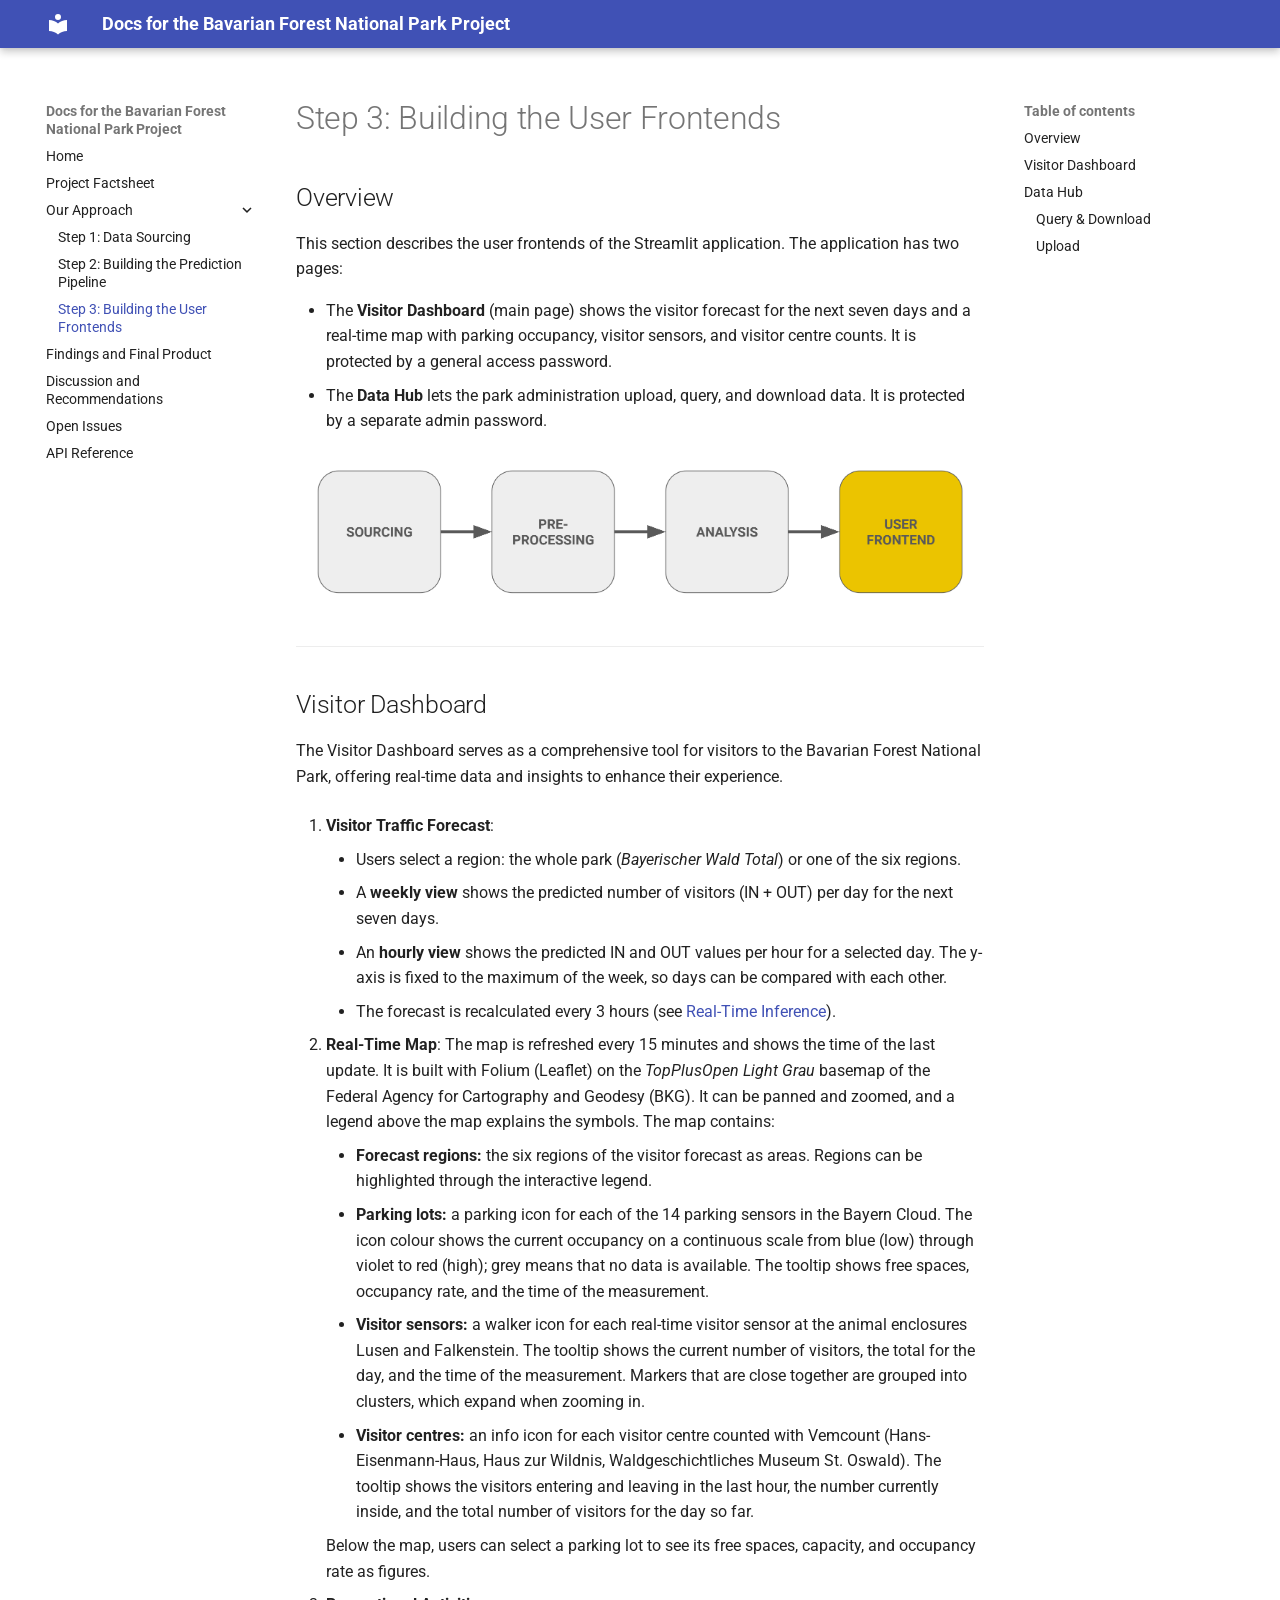
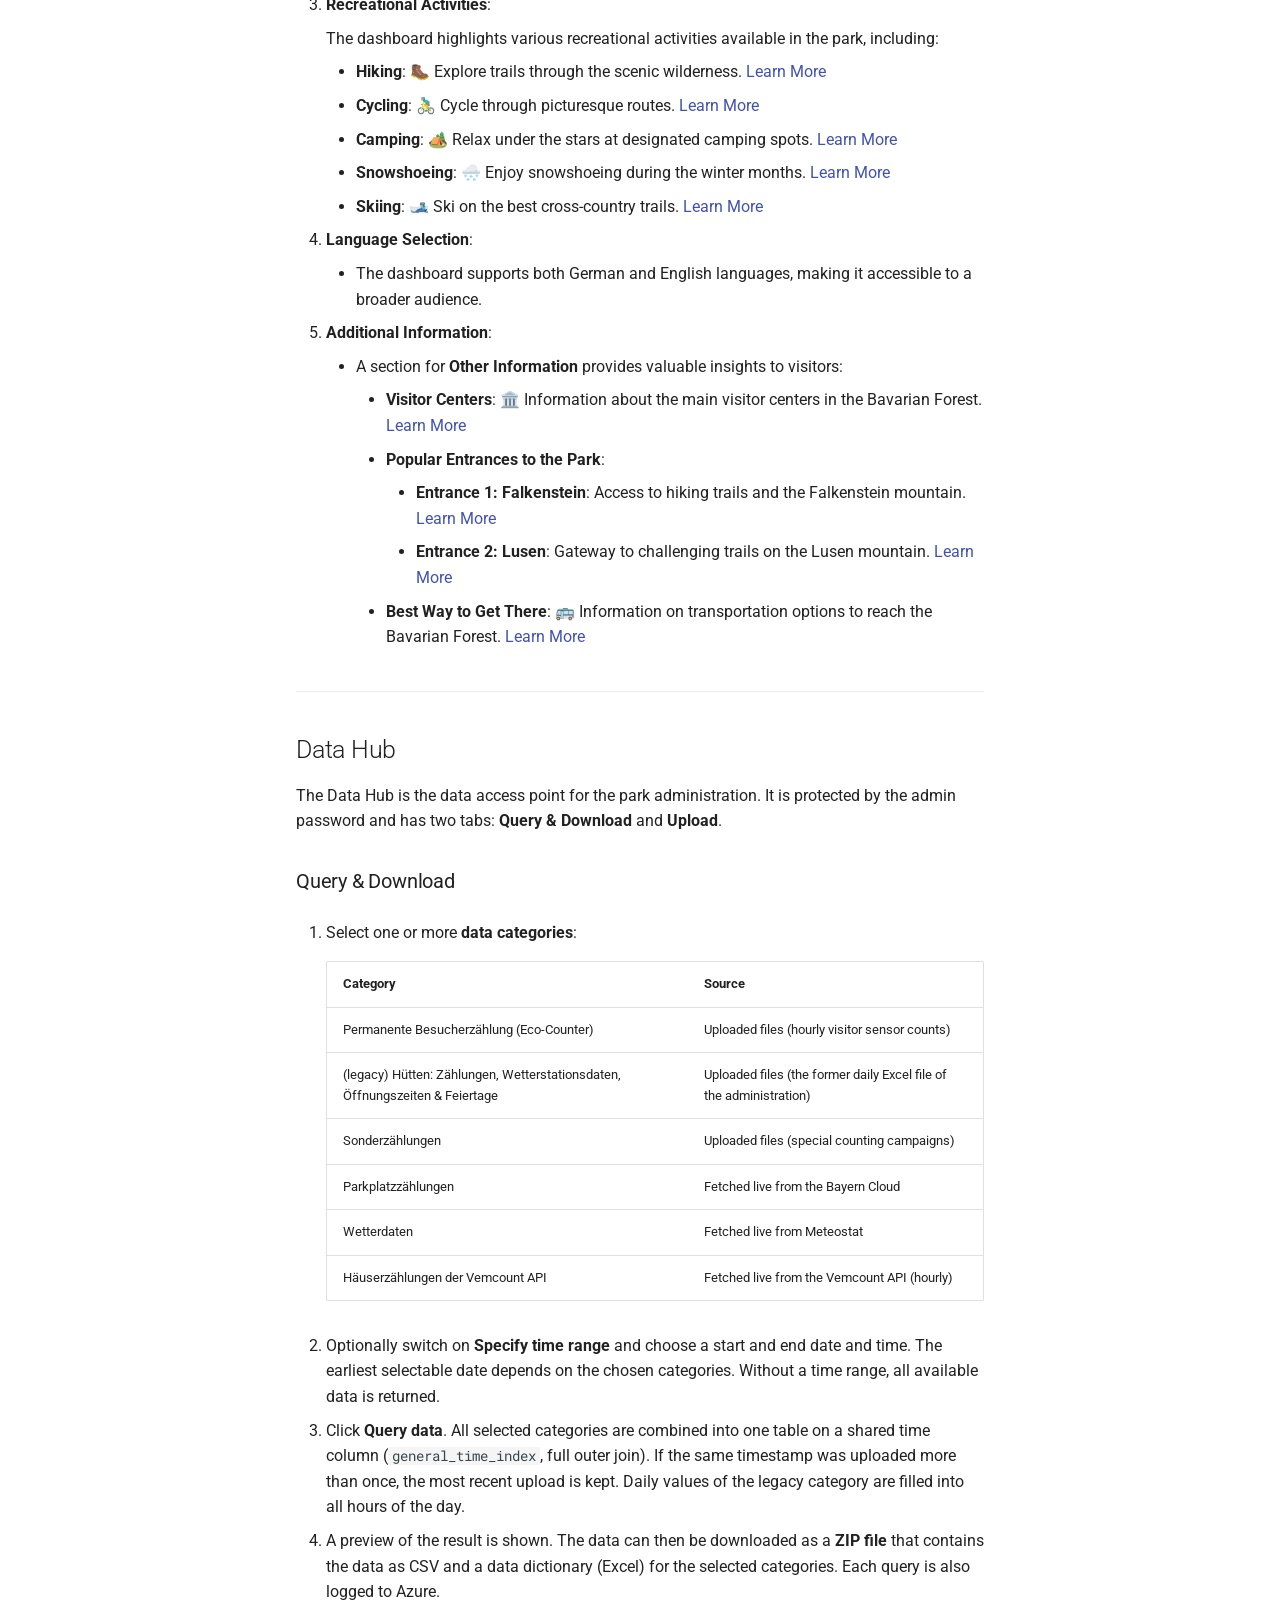
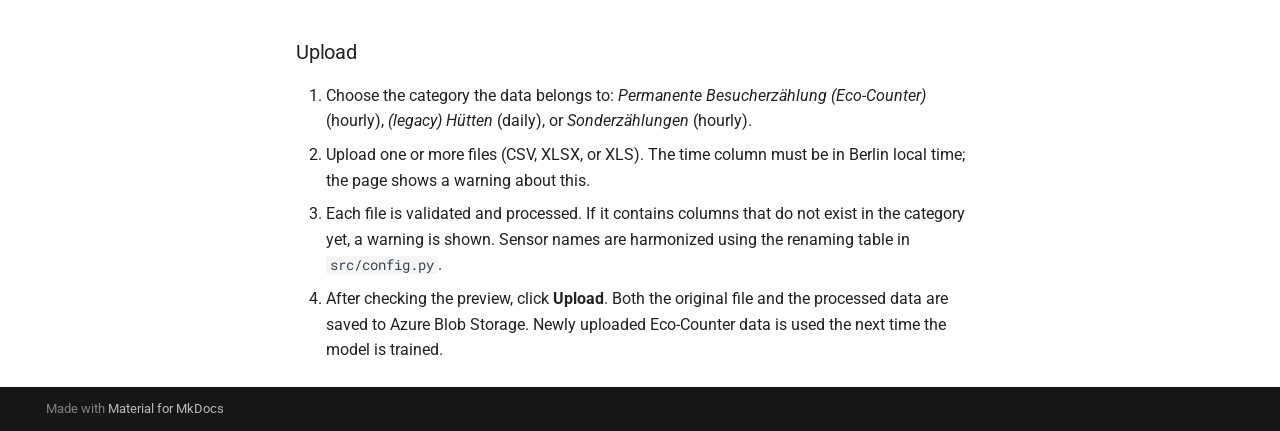
<file: approach/user-frontends/index.html>
<!doctype html>
<html lang="en" class="no-js">
  <head>
    
      <meta charset="utf-8">
      <meta name="viewport" content="width=device-width,initial-scale=1">
      
      
      
        <link rel="canonical" href="https://wild-ecol-cons.github.io/webapp-besuchermonitoring-nationalpark-bayerischer-wald/approach/user-frontends/">
      
      
        <link rel="prev" href="../prediction-pipeline/">
      
      
        <link rel="next" href="../../findings-and-results/">
      
      
        
      
      
      <link rel="icon" href="../../assets/images/favicon.png">
      <meta name="generator" content="mkdocs-1.6.1, mkdocs-material-9.8.1">
    
    
      
        <title>Step 3: Building the User Frontends - Docs for the Bavarian Forest National Park Project</title>
      
    
    
      <link rel="stylesheet" href="../../assets/stylesheets/main.57a0d79d.min.css">
      
      


    
    
      
    
    
      
        
        
        <link rel="preconnect" href="https://fonts.gstatic.com" crossorigin>
        <link rel="stylesheet" href="https://fonts.googleapis.com/css?family=Roboto:300,300i,400,400i,700,700i%7CRoboto+Mono:400,400i,700,700i&display=fallback">
        <style>:root{--md-text-font:"Roboto";--md-code-font:"Roboto Mono"}</style>
      
    
    
      <link rel="stylesheet" href="../../assets/_mkdocstrings.css">
    
      <link rel="stylesheet" href="../../stylesheets/doc-updates.css">
    
    <script>__md_scope=new URL("../..",location),__md_hash=e=>[...e].reduce(((e,_)=>(e<<5)-e+_.charCodeAt(0)),0),__md_get=(e,_=localStorage,t=__md_scope)=>JSON.parse(_.getItem(t.pathname+"."+e)),__md_set=(e,_,t=localStorage,a=__md_scope)=>{try{t.setItem(a.pathname+"."+e,JSON.stringify(_))}catch(e){}}</script>
    
      

    
    
  </head>
  
  
    <body dir="ltr">
  
    
    <input class="md-toggle" data-md-toggle="drawer" type="checkbox" id="__drawer" autocomplete="off">
    <input class="md-toggle" data-md-toggle="search" type="checkbox" id="__search" autocomplete="off">
    <label class="md-overlay" for="__drawer"></label>
    <div data-md-component="skip">
      
        
        <a href="#step-3-building-the-user-frontends" class="md-skip">
          Skip to content
        </a>
      
    </div>
    <div data-md-component="announce">
      
    </div>
    
    
      

  

<header class="md-header md-header--shadow" data-md-component="header">
  <nav class="md-header__inner md-grid" aria-label="Header">
    <a href="../.." title="Docs for the Bavarian Forest National Park Project" class="md-header__button md-logo" aria-label="Docs for the Bavarian Forest National Park Project" data-md-component="logo">
      
  
  <svg xmlns="http://www.w3.org/2000/svg" viewBox="0 0 24 24"><path d="M12 8a3 3 0 0 0 3-3 3 3 0 0 0-3-3 3 3 0 0 0-3 3 3 3 0 0 0 3 3m0 3.54C9.64 9.35 6.5 8 3 8v11c3.5 0 6.64 1.35 9 3.54 2.36-2.19 5.5-3.54 9-3.54V8c-3.5 0-6.64 1.35-9 3.54"/></svg>

    </a>
    <label class="md-header__button md-icon" for="__drawer">
      
      <svg xmlns="http://www.w3.org/2000/svg" viewBox="0 0 24 24"><path d="M3 6h18v2H3zm0 5h18v2H3zm0 5h18v2H3z"/></svg>
    </label>
    <div class="md-header__title" data-md-component="header-title">
      <div class="md-header__ellipsis">
        <div class="md-header__topic">
          <span class="md-ellipsis">
            Docs for the Bavarian Forest National Park Project
          </span>
        </div>
        <div class="md-header__topic" data-md-component="header-topic">
          <span class="md-ellipsis">
            
              Step 3: Building the User Frontends
            
          </span>
        </div>
      </div>
    </div>
    
    
      <script>var palette=__md_get("__palette");if(palette&&palette.color){if("(prefers-color-scheme)"===palette.color.media){var media=matchMedia("(prefers-color-scheme: light)"),input=document.querySelector(media.matches?"[data-md-color-media='(prefers-color-scheme: light)']":"[data-md-color-media='(prefers-color-scheme: dark)']");palette.color.media=input.getAttribute("data-md-color-media"),palette.color.scheme=input.getAttribute("data-md-color-scheme"),palette.color.primary=input.getAttribute("data-md-color-primary"),palette.color.accent=input.getAttribute("data-md-color-accent")}for(var[key,value]of Object.entries(palette.color))document.body.setAttribute("data-md-color-"+key,value)}</script>
    
    
    
    
  </nav>
  
</header>
    
    <div class="md-container" data-md-component="container">
      
      
        
          
        
      
      <main class="md-main" data-md-component="main">
        <div class="md-main__inner md-grid">
          
            
              
              <div class="md-sidebar md-sidebar--primary" data-md-component="sidebar" data-md-type="navigation" >
                <div class="md-sidebar__scrollwrap">
                  <div class="md-sidebar__inner">
                    



<nav class="md-nav md-nav--primary" aria-label="Navigation" data-md-level="0">
  <label class="md-nav__title" for="__drawer">
    <a href="../.." title="Docs for the Bavarian Forest National Park Project" class="md-nav__button md-logo" aria-label="Docs for the Bavarian Forest National Park Project" data-md-component="logo">
      
  
  <svg xmlns="http://www.w3.org/2000/svg" viewBox="0 0 24 24"><path d="M12 8a3 3 0 0 0 3-3 3 3 0 0 0-3-3 3 3 0 0 0-3 3 3 3 0 0 0 3 3m0 3.54C9.64 9.35 6.5 8 3 8v11c3.5 0 6.64 1.35 9 3.54 2.36-2.19 5.5-3.54 9-3.54V8c-3.5 0-6.64 1.35-9 3.54"/></svg>

    </a>
    Docs for the Bavarian Forest National Park Project
  </label>
  
  <ul class="md-nav__list" data-md-scrollfix>
    
      
      
  
  
  
  
    <li class="md-nav__item">
      <a href="../.." class="md-nav__link">
        
  
  
  <span class="md-ellipsis">
    
  
    Home
  

    
  </span>
  
  

      </a>
    </li>
  

    
      
      
  
  
  
  
    <li class="md-nav__item">
      <a href="../../project-factsheet/" class="md-nav__link">
        
  
  
  <span class="md-ellipsis">
    
  
    Project Factsheet
  

    
  </span>
  
  

      </a>
    </li>
  

    
      
      
  
  
    
  
  
  
    
    
      
        
          
        
      
        
      
        
      
        
      
    
    
    
    
    <li class="md-nav__item md-nav__item--active md-nav__item--nested">
      
        
        
        <input class="md-nav__toggle md-toggle " type="checkbox" id="__nav_3" checked>
        
          
          <div class="md-nav__link md-nav__container">
            <a href="../" class="md-nav__link ">
              
  
  
  <span class="md-ellipsis">
    
  
    Our Approach
  

    
  </span>
  
  

            </a>
            
              
              <label class="md-nav__link " for="__nav_3" id="__nav_3_label" tabindex="0">
                <span class="md-nav__icon md-icon"></span>
              </label>
            
          </div>
        
        <nav class="md-nav" data-md-level="1" aria-labelledby="__nav_3_label" aria-expanded="true">
          <label class="md-nav__title" for="__nav_3">
            <span class="md-nav__icon md-icon"></span>
            
  
    Our Approach
  

          </label>
          <ul class="md-nav__list" data-md-scrollfix>
            
              
            
              
                
  
  
  
  
    <li class="md-nav__item">
      <a href="../data/" class="md-nav__link">
        
  
  
  <span class="md-ellipsis">
    
  
    Step 1: Data Sourcing
  

    
  </span>
  
  

      </a>
    </li>
  

              
            
              
                
  
  
  
  
    <li class="md-nav__item">
      <a href="../prediction-pipeline/" class="md-nav__link">
        
  
  
  <span class="md-ellipsis">
    
  
    Step 2: Building the Prediction Pipeline
  

    
  </span>
  
  

      </a>
    </li>
  

              
            
              
                
  
  
    
  
  
  
    <li class="md-nav__item md-nav__item--active">
      
      <input class="md-nav__toggle md-toggle" type="checkbox" id="__toc">
      
      
        
      
      
        <label class="md-nav__link md-nav__link--active" for="__toc">
          
  
  
  <span class="md-ellipsis">
    
  
    Step 3: Building the User Frontends
  

    
  </span>
  
  

          <span class="md-nav__icon md-icon"></span>
        </label>
      
      <a href="./" class="md-nav__link md-nav__link--active">
        
  
  
  <span class="md-ellipsis">
    
  
    Step 3: Building the User Frontends
  

    
  </span>
  
  

      </a>
      
        

<nav class="md-nav md-nav--secondary" aria-label="Table of contents">
  
  
  
    
  
  
    <label class="md-nav__title" for="__toc">
      <span class="md-nav__icon md-icon"></span>
      Table of contents
    </label>
    <ul class="md-nav__list" data-md-component="toc" data-md-scrollfix>
      
        <li class="md-nav__item">
  <a href="#overview" class="md-nav__link">
    <span class="md-ellipsis">
      
        Overview
      
    </span>
  </a>
  
</li>
      
        <li class="md-nav__item">
  <a href="#visitor-dashboard" class="md-nav__link">
    <span class="md-ellipsis">
      
        Visitor Dashboard
      
    </span>
  </a>
  
</li>
      
        <li class="md-nav__item">
  <a href="#data-hub" class="md-nav__link">
    <span class="md-ellipsis">
      
        Data Hub
      
    </span>
  </a>
  
    <nav class="md-nav" aria-label="Data Hub">
      <ul class="md-nav__list">
        
          <li class="md-nav__item">
  <a href="#query-download" class="md-nav__link">
    <span class="md-ellipsis">
      
        Query &amp; Download
      
    </span>
  </a>
  
</li>
        
          <li class="md-nav__item">
  <a href="#upload" class="md-nav__link">
    <span class="md-ellipsis">
      
        Upload
      
    </span>
  </a>
  
</li>
        
      </ul>
    </nav>
  
</li>
      
    </ul>
  
</nav>
      
    </li>
  

              
            
          </ul>
        </nav>
      
    </li>
  

    
      
      
  
  
  
  
    <li class="md-nav__item">
      <a href="../../findings-and-results/" class="md-nav__link">
        
  
  
  <span class="md-ellipsis">
    
  
    Findings and Final Product
  

    
  </span>
  
  

      </a>
    </li>
  

    
      
      
  
  
  
  
    <li class="md-nav__item">
      <a href="../../limitations-and-challenges/" class="md-nav__link">
        
  
  
  <span class="md-ellipsis">
    
  
    Discussion and Recommendations
  

    
  </span>
  
  

      </a>
    </li>
  

    
      
      
  
  
  
  
    <li class="md-nav__item">
      <a href="../../open-issues/" class="md-nav__link">
        
  
  
  <span class="md-ellipsis">
    
  
    Open Issues
  

    
  </span>
  
  

      </a>
    </li>
  

    
      
      
  
  
  
  
    <li class="md-nav__item">
      <a href="../../api-reference/" class="md-nav__link">
        
  
  
  <span class="md-ellipsis">
    
  
    API Reference
  

    
  </span>
  
  

      </a>
    </li>
  

    
  </ul>
</nav>
                  </div>
                </div>
              </div>
            
            
              
              <div class="md-sidebar md-sidebar--secondary" data-md-component="sidebar" data-md-type="toc" >
                <div class="md-sidebar__scrollwrap">
                  <div class="md-sidebar__inner">
                    

<nav class="md-nav md-nav--secondary" aria-label="Table of contents">
  
  
  
    
  
  
    <label class="md-nav__title" for="__toc">
      <span class="md-nav__icon md-icon"></span>
      Table of contents
    </label>
    <ul class="md-nav__list" data-md-component="toc" data-md-scrollfix>
      
        <li class="md-nav__item">
  <a href="#overview" class="md-nav__link">
    <span class="md-ellipsis">
      
        Overview
      
    </span>
  </a>
  
</li>
      
        <li class="md-nav__item">
  <a href="#visitor-dashboard" class="md-nav__link">
    <span class="md-ellipsis">
      
        Visitor Dashboard
      
    </span>
  </a>
  
</li>
      
        <li class="md-nav__item">
  <a href="#data-hub" class="md-nav__link">
    <span class="md-ellipsis">
      
        Data Hub
      
    </span>
  </a>
  
    <nav class="md-nav" aria-label="Data Hub">
      <ul class="md-nav__list">
        
          <li class="md-nav__item">
  <a href="#query-download" class="md-nav__link">
    <span class="md-ellipsis">
      
        Query &amp; Download
      
    </span>
  </a>
  
</li>
        
          <li class="md-nav__item">
  <a href="#upload" class="md-nav__link">
    <span class="md-ellipsis">
      
        Upload
      
    </span>
  </a>
  
</li>
        
      </ul>
    </nav>
  
</li>
      
    </ul>
  
</nav>
                  </div>
                </div>
              </div>
            
          
          
            <div class="md-content" data-md-component="content">
              
              <article class="md-content__inner md-typeset">
                
                  



<h1 id="step-3-building-the-user-frontends">Step 3: Building the User Frontends</h1>
<h2 id="overview">Overview</h2>
<p>This section describes the user frontends of the Streamlit application. The application has two pages:</p>
<ul>
<li>The <strong>Visitor Dashboard</strong> (main page) shows the visitor forecast for the next seven days and a real-time map with parking occupancy, visitor sensors, and visitor centre counts. It is protected by a general access password.</li>
<li>The <strong>Data Hub</strong> lets the park administration upload, query, and download data. It is protected by a separate admin password.</li>
</ul>
<p><img alt="E2E Pipeline Step 3 User Frontend" src="../../asset/E2E_Pipeline_User_Frontend.png" /></p>
<hr />
<h2 id="visitor-dashboard">Visitor Dashboard</h2>
<p>The Visitor Dashboard serves as a comprehensive tool for visitors to the Bavarian Forest National Park, offering real-time data and insights to enhance their experience.</p>
<ol>
<li>
<p><strong>Visitor Traffic Forecast</strong>:</p>
<ul>
<li>Users select a region: the whole park (<em>Bayerischer Wald Total</em>) or one of the six regions.</li>
<li>A <strong>weekly view</strong> shows the predicted number of visitors (IN + OUT) per day for the next seven days.</li>
<li>An <strong>hourly view</strong> shows the predicted IN and OUT values per hour for a selected day. The y-axis is fixed to the maximum of the week, so days can be compared with each other.</li>
<li>The forecast is recalculated every 3 hours (see <a href="../prediction-pipeline/#real-time-inference">Real-Time Inference</a>).</li>
</ul>
</li>
<li>
<p><strong>Real-Time Map</strong>:
    The map is refreshed every 15 minutes and shows the time of the last update. It is built with Folium (Leaflet) on the <em>TopPlusOpen Light Grau</em> basemap of the Federal Agency for Cartography and Geodesy (BKG). It can be panned and zoomed, and a legend above the map explains the symbols. The map contains:</p>
<ul>
<li><strong>Forecast regions:</strong> the six regions of the visitor forecast as areas. Regions can be highlighted through the interactive legend.</li>
<li><strong>Parking lots:</strong> a parking icon for each of the 14 parking sensors in the Bayern Cloud. The icon colour shows the current occupancy on a continuous scale from blue (low) through violet to red (high); grey means that no data is available. The tooltip shows free spaces, occupancy rate, and the time of the measurement.</li>
<li><strong>Visitor sensors:</strong> a walker icon for each real-time visitor sensor at the animal enclosures Lusen and Falkenstein. The tooltip shows the current number of visitors, the total for the day, and the time of the measurement. Markers that are close together are grouped into clusters, which expand when zooming in.</li>
<li><strong>Visitor centres:</strong> an info icon for each visitor centre counted with Vemcount (Hans-Eisenmann-Haus, Haus zur Wildnis, Waldgeschichtliches Museum St. Oswald). The tooltip shows the visitors entering and leaving in the last hour, the number currently inside, and the total number of visitors for the day so far.</li>
</ul>
<p>Below the map, users can select a parking lot to see its free spaces, capacity, and occupancy rate as figures.</p>
</li>
<li>
<p><strong>Recreational Activities</strong>:</p>
<p>The dashboard highlights various recreational activities available in the park, including:</p>
<ul>
<li><strong>Hiking</strong>: 🥾 Explore trails through the scenic wilderness. <a href="https://www.nationalpark-bayerischer-wald.bayern.de/english/visitor/hiking/index.htm">Learn More</a></li>
<li><strong>Cycling</strong>: 🚴‍♂️ Cycle through picturesque routes. <a href="https://www.nationalpark-bayerischer-wald.bayern.de/english/visitor/bicycling/index.htm">Learn More</a></li>
<li><strong>Camping</strong>: 🏕️ Relax under the stars at designated camping spots. <a href="https://www.nationalpark-bayerischer-wald.bayern.de/english/visitor/facilities/camping/index.htm">Learn More</a></li>
<li><strong>Snowshoeing</strong>: 🌨️ Enjoy snowshoeing during the winter months. <a href="https://www.nationalpark-bayerischer-wald.bayern.de/english/visitor/snowshoeing/index.htm">Learn More</a></li>
<li><strong>Skiing</strong>: 🎿 Ski on the best cross-country trails. <a href="https://www.nationalpark-bayerischer-wald.bayern.de/english/visitor/cross_country_skiing/index.htm">Learn More</a></li>
</ul>
</li>
<li>
<p><strong>Language Selection</strong>:</p>
<ul>
<li>The dashboard supports both German and English languages, making it accessible to a broader audience.</li>
</ul>
</li>
<li>
<p><strong>Additional Information</strong>:</p>
<ul>
<li>A section for <strong>Other Information</strong> provides valuable insights to visitors:<ul>
<li><strong>Visitor Centers</strong>: 🏛️ Information about the main visitor centers in the Bavarian Forest. <a href="https://www.nationalpark-bayerischer-wald.bayern.de/english/visitor/facilities/index.htm">Learn More</a></li>
<li><strong>Popular Entrances to the Park</strong>:<ul>
<li><strong>Entrance 1: Falkenstein</strong>: Access to hiking trails and the Falkenstein mountain. <a href="https://www.nationalpark-bayerischer-wald.bayern.de/english/visitor/facilities/npc_falkenstein/index.htm">Learn More</a></li>
<li><strong>Entrance 2: Lusen</strong>: Gateway to challenging trails on the Lusen mountain. <a href="https://www.nationalpark-bayerischer-wald.bayern.de/english/visitor/facilities/npc_lusen/index.htm">Learn More</a></li>
</ul>
</li>
<li><strong>Best Way to Get There</strong>: 🚌 Information on transportation options to reach the Bavarian Forest. <a href="https://www.nationalpark-bayerischer-wald.bayern.de/english/service/getting_there/index.htm">Learn More</a></li>
</ul>
</li>
</ul>
</li>
</ol>
<hr />
<h2 id="data-hub">Data Hub</h2>
<p>The Data Hub is the data access point for the park administration. It is protected by the admin password and has two tabs: <strong>Query &amp; Download</strong> and <strong>Upload</strong>.</p>
<h3 id="query-download">Query &amp; Download</h3>
<ol>
<li>
<p>Select one or more <strong>data categories</strong>:</p>
<table>
<thead>
<tr>
<th>Category</th>
<th>Source</th>
</tr>
</thead>
<tbody>
<tr>
<td>Permanente Besucherzählung (Eco-Counter)</td>
<td>Uploaded files (hourly visitor sensor counts)</td>
</tr>
<tr>
<td>(legacy) Hütten: Zählungen, Wetterstationsdaten, Öffnungszeiten &amp; Feiertage</td>
<td>Uploaded files (the former daily Excel file of the administration)</td>
</tr>
<tr>
<td>Sonderzählungen</td>
<td>Uploaded files (special counting campaigns)</td>
</tr>
<tr>
<td>Parkplatzzählungen</td>
<td>Fetched live from the Bayern Cloud</td>
</tr>
<tr>
<td>Wetterdaten</td>
<td>Fetched live from Meteostat</td>
</tr>
<tr>
<td>Häuserzählungen der Vemcount API</td>
<td>Fetched live from the Vemcount API (hourly)</td>
</tr>
</tbody>
</table>
</li>
<li>
<p>Optionally switch on <strong>Specify time range</strong> and choose a start and end date and time. The earliest selectable date depends on the chosen categories. Without a time range, all available data is returned.</p>
</li>
<li>Click <strong>Query data</strong>. All selected categories are combined into one table on a shared time column (<code>general_time_index</code>, full outer join). If the same timestamp was uploaded more than once, the most recent upload is kept. Daily values of the legacy category are filled into all hours of the day.</li>
<li>A preview of the result is shown. The data can then be downloaded as a <strong>ZIP file</strong> that contains the data as CSV and a data dictionary (Excel) for the selected categories. Each query is also logged to Azure.</li>
</ol>
<h3 id="upload">Upload</h3>
<ol>
<li>Choose the category the data belongs to: <em>Permanente Besucherzählung (Eco-Counter)</em> (hourly), <em>(legacy) Hütten</em> (daily), or <em>Sonderzählungen</em> (hourly).</li>
<li>Upload one or more files (CSV, XLSX, or XLS). The time column must be in Berlin local time; the page shows a warning about this.</li>
<li>Each file is validated and processed. If it contains columns that do not exist in the category yet, a warning is shown. Sensor names are harmonized using the renaming table in <code>src/config.py</code>.</li>
<li>After checking the preview, click <strong>Upload</strong>. Both the original file and the processed data are saved to Azure Blob Storage. Newly uploaded Eco-Counter data is used the next time the model is trained.</li>
</ol>












                
              </article>
            </div>
          
          
<script>var target=document.getElementById(location.hash.slice(1));target&&target.name&&(target.checked=target.name.startsWith("__tabbed_"))</script>
        </div>
        
      </main>
      
        <footer class="md-footer">
  
  <div class="md-footer-meta md-typeset">
    <div class="md-footer-meta__inner md-grid">
      <div class="md-copyright">
  
  
    Made with
    <a href="https://squidfunk.github.io/mkdocs-material/" target="_blank" rel="noopener">
      Material for MkDocs
    </a>
  
</div>
      
    </div>
  </div>
</footer>
      
    </div>
    <div class="md-dialog" data-md-component="dialog">
      <div class="md-dialog__inner md-typeset"></div>
    </div>
    
    
    
      
      
      <script id="__config" type="application/json">{"annotate": null, "base": "../..", "features": ["navigation.indexes"], "search": "../../assets/javascripts/workers/search.a7633da7.min.js", "tags": null, "translations": {"clipboard.copied": "Copied to clipboard", "clipboard.copy": "Copy to clipboard", "search.result.more.one": "1 more on this page", "search.result.more.other": "# more on this page", "search.result.none": "No matching documents", "search.result.one": "1 matching document", "search.result.other": "# matching documents", "search.result.placeholder": "Type to start searching", "search.result.term.missing": "Missing", "select.version": "Select version"}, "version": null}</script>
    
    
      <script src="../../assets/javascripts/bundle.a5f9d56c.min.js"></script>
      
    
  </body>
</html>
</file>
<file: assets/_mkdocstrings.css>
/* Avoid breaking parameter names, etc. in table cells. */
.doc-contents td code {
  word-break: normal !important;
}

/* No line break before first paragraph of descriptions. */
.doc-md-description,
.doc-md-description>p:first-child {
  display: inline;
}

/* No text transformation from Material for MkDocs for H5 headings. */
.md-typeset h5 .doc-object-name {
  text-transform: none;
}

/* Max width for docstring sections tables. */
.doc .md-typeset__table,
.doc .md-typeset__table table {
  display: table !important;
  width: 100%;
}

.doc .md-typeset__table tr {
  display: table-row;
}

/* Defaults in Spacy table style. */
.doc-param-default,
.doc-type_param-default {
  float: right;
}

/* Parameter headings must be inline, not blocks. */
.doc-heading-parameter,
.doc-heading-type_parameter {
  display: inline;
}

/* Default font size for parameter headings. */
.md-typeset .doc-heading-parameter {
  font-size: inherit;
}

/* Prefer space on the right, not the left of parameter permalinks. */
.doc-heading-parameter .headerlink,
.doc-heading-type_parameter .headerlink {
  margin-left: 0 !important;
  margin-right: 0.2rem;
}

/* Backward-compatibility: docstring section titles in bold. */
.doc-section-title {
  font-weight: bold;
}

/* Backlinks crumb separator. */
.doc-backlink-crumb {
  display: inline-flex;
  gap: .2rem;
  white-space: nowrap;
  align-items: center;
  vertical-align: middle;
}
.doc-backlink-crumb:not(:first-child)::before {
  background-color: var(--md-default-fg-color--lighter);
  content: "";
  display: inline;
  height: 1rem;
  --md-path-icon: url('data:image/svg+xml;charset=utf-8,<svg xmlns="http://www.w3.org/2000/svg" viewBox="0 0 24 24"><path d="M8.59 16.58 13.17 12 8.59 7.41 10 6l6 6-6 6z"/></svg>');
  -webkit-mask-image: var(--md-path-icon);
  mask-image: var(--md-path-icon);
  width: 1rem;
}
.doc-backlink-crumb.last {
  font-weight: bold;
}

/* Symbols in Navigation and ToC. */
:root, :host,
[data-md-color-scheme="default"] {
  --doc-symbol-parameter-fg-color: #df50af;
  --doc-symbol-type_parameter-fg-color: #df50af;
  --doc-symbol-attribute-fg-color: #953800;
  --doc-symbol-function-fg-color: #8250df;
  --doc-symbol-method-fg-color: #8250df;
  --doc-symbol-class-fg-color: #0550ae;
  --doc-symbol-type_alias-fg-color: #0550ae;
  --doc-symbol-module-fg-color: #5cad0f;

  --doc-symbol-parameter-bg-color: #df50af1a;
  --doc-symbol-type_parameter-bg-color: #df50af1a;
  --doc-symbol-attribute-bg-color: #9538001a;
  --doc-symbol-function-bg-color: #8250df1a;
  --doc-symbol-method-bg-color: #8250df1a;
  --doc-symbol-class-bg-color: #0550ae1a;
  --doc-symbol-type_alias-bg-color: #0550ae1a;
  --doc-symbol-module-bg-color: #5cad0f1a;
}

[data-md-color-scheme="slate"] {
  --doc-symbol-parameter-fg-color: #ffa8cc;
  --doc-symbol-type_parameter-fg-color: #ffa8cc;
  --doc-symbol-attribute-fg-color: #ffa657;
  --doc-symbol-function-fg-color: #d2a8ff;
  --doc-symbol-method-fg-color: #d2a8ff;
  --doc-symbol-class-fg-color: #79c0ff;
  --doc-symbol-type_alias-fg-color: #79c0ff;
  --doc-symbol-module-fg-color: #baff79;

  --doc-symbol-parameter-bg-color: #ffa8cc1a;
  --doc-symbol-type_parameter-bg-color: #ffa8cc1a;
  --doc-symbol-attribute-bg-color: #ffa6571a;
  --doc-symbol-function-bg-color: #d2a8ff1a;
  --doc-symbol-method-bg-color: #d2a8ff1a;
  --doc-symbol-class-bg-color: #79c0ff1a;
  --doc-symbol-type_alias-bg-color: #79c0ff1a;
  --doc-symbol-module-bg-color: #baff791a;
}

code.doc-symbol {
  border-radius: .1rem;
  font-size: .85em;
  padding: 0 .3em;
  font-weight: bold;
}

code.doc-symbol-parameter,
a code.doc-symbol-parameter {
  color: var(--doc-symbol-parameter-fg-color);
  background-color: var(--doc-symbol-parameter-bg-color);
}

code.doc-symbol-parameter::after {
  content: "param";
}

code.doc-symbol-type_parameter,
a code.doc-symbol-type_parameter {
  color: var(--doc-symbol-type_parameter-fg-color);
  background-color: var(--doc-symbol-type_parameter-bg-color);
}

code.doc-symbol-type_parameter::after {
  content: "type-param";
}

code.doc-symbol-attribute,
a code.doc-symbol-attribute {
  color: var(--doc-symbol-attribute-fg-color);
  background-color: var(--doc-symbol-attribute-bg-color);
}

code.doc-symbol-attribute::after {
  content: "attr";
}

code.doc-symbol-function,
a code.doc-symbol-function {
  color: var(--doc-symbol-function-fg-color);
  background-color: var(--doc-symbol-function-bg-color);
}

code.doc-symbol-function::after {
  content: "func";
}

code.doc-symbol-method,
a code.doc-symbol-method {
  color: var(--doc-symbol-method-fg-color);
  background-color: var(--doc-symbol-method-bg-color);
}

code.doc-symbol-method::after {
  content: "meth";
}

code.doc-symbol-class,
a code.doc-symbol-class {
  color: var(--doc-symbol-class-fg-color);
  background-color: var(--doc-symbol-class-bg-color);
}

code.doc-symbol-class::after {
  content: "class";
}


code.doc-symbol-type_alias,
a code.doc-symbol-type_alias {
  color: var(--doc-symbol-type_alias-fg-color);
  background-color: var(--doc-symbol-type_alias-bg-color);
}

code.doc-symbol-type_alias::after {
  content: "type";
}

code.doc-symbol-module,
a code.doc-symbol-module {
  color: var(--doc-symbol-module-fg-color);
  background-color: var(--doc-symbol-module-bg-color);
}

code.doc-symbol-module::after {
  content: "mod";
}

.doc-signature .autorefs {
  color: inherit;
  border-bottom: 1px dotted currentcolor;
}

/* Source code blocks (admonitions). */
:root {
  --md-admonition-icon--mkdocstrings-source: url('data:image/svg+xml;charset=utf-8,<svg xmlns="http://www.w3.org/2000/svg" viewBox="0 0 24 24"><path d="M15.22 4.97a.75.75 0 0 1 1.06 0l6.5 6.5a.75.75 0 0 1 0 1.06l-6.5 6.5a.749.749 0 0 1-1.275-.326.75.75 0 0 1 .215-.734L21.19 12l-5.97-5.97a.75.75 0 0 1 0-1.06m-6.44 0a.75.75 0 0 1 0 1.06L2.81 12l5.97 5.97a.749.749 0 0 1-.326 1.275.75.75 0 0 1-.734-.215l-6.5-6.5a.75.75 0 0 1 0-1.06l6.5-6.5a.75.75 0 0 1 1.06 0"/></svg>')
}
.md-typeset .admonition.mkdocstrings-source,
.md-typeset details.mkdocstrings-source {
  border: none;
  padding: 0;
}
.md-typeset .admonition.mkdocstrings-source:focus-within,
.md-typeset details.mkdocstrings-source:focus-within {
  box-shadow: none;
}
.md-typeset .mkdocstrings-source > .admonition-title,
.md-typeset .mkdocstrings-source > summary {
  background-color: inherit;
}
.md-typeset .mkdocstrings-source > .admonition-title::before,
.md-typeset .mkdocstrings-source > summary::before {
  background-color: var(--md-default-fg-color);
  -webkit-mask-image: var(--md-admonition-icon--mkdocstrings-source);
          mask-image: var(--md-admonition-icon--mkdocstrings-source);
}
</file>
<file: stylesheets/doc-updates.css>
/*
 * Review marker for the November 2026 documentation update.
 *
 *   <div class="doc-outdated" markdown> ... </div>  -> section is known to be outdated and still needs input
 *
 * To remove the marker before publishing: delete the wrapping <div> lines
 * (search the docs/ folder for "doc-outdated"), then remove this file and
 * the `extra_css` entry in mkdocs.yml.
 */

.doc-outdated {
  position: relative;
  margin: 1.5em 0;
  padding: 2.2em 1em 0.6em 1em;
  border-left: 5px solid #d64545;
  border-radius: 4px;
  background-color: rgba(214, 69, 69, 0.09);
}

.doc-outdated::before {
  content: "Outdated: needs new input";
  position: absolute;
  top: 0.5em;
  left: 1em;
  font-size: 0.7rem;
  font-weight: 700;
  letter-spacing: 0.04em;
  text-transform: uppercase;
  color: #d64545;
}
</file>
<file: assets/stylesheets/main.57a0d79d.min.css>
@charset "UTF-8";html{box-sizing:border-box;-webkit-text-size-adjust:none;-moz-text-size-adjust:none;text-size-adjust:none}*,:after,:before{box-sizing:inherit}@media(prefers-reduced-motion){*,:after,:before{transition:none!important}}body{margin:0;-webkit-font-smoothing:antialiased;-moz-osx-font-smoothing:grayscale;--md-text-font-family:var(--md-text-font, _),
    -apple-system, BlinkMacSystemFont, Helvetica, Arial, sans-serif;--md-code-font-family:var(--md-code-font, _),
    SFMono-Regular, Consolas, Menlo, monospace}.md-typeset code:not(.focus-visible),a,button,input,label{-webkit-tap-highlight-color:transparent}a{color:inherit;text-decoration:none}hr{box-sizing:initial;display:block;height:.05rem;padding:0;overflow:visible;border:0}small{font-size:80%}sub,sup{line-height:1em}img{border-style:none}table{border-spacing:0;border-collapse:initial}td,th{font-weight:400;vertical-align:top}button{padding:0;margin:0;font-family:inherit;font-size:inherit;background:#0000;border:0}input{border:0;outline:none}:root{--md-primary-fg-color:#4051b5;--md-primary-fg-color--light:#5d6cc0;--md-primary-fg-color--dark:#303fa1;--md-primary-bg-color:#fff;--md-primary-bg-color--light:#ffffffb3;--md-accent-fg-color:#526cfe;--md-accent-fg-color--transparent:#526cfe1a;--md-accent-bg-color:#fff;--md-accent-bg-color--light:#ffffffb3;--md-typeset-table-sort-icon:url("data:image/svg+xml;charset=utf-8,<svg xmlns='http://www.w3.org/2000/svg' viewBox='0 0 24 24'><path d='m18 21-4-4h3V7h-3l4-4 4 4h-3v10h3M2 19v-2h10v2M2 13v-2h7v2M2 7V5h4v2z'/></svg>");--md-typeset-table-sort-icon--asc:url("data:image/svg+xml;charset=utf-8,<svg xmlns='http://www.w3.org/2000/svg' viewBox='0 0 24 24'><path d='M19 17h3l-4 4-4-4h3V3h2M2 17h10v2H2M6 5v2H2V5m0 6h7v2H2z'/></svg>");--md-typeset-table-sort-icon--desc:url("data:image/svg+xml;charset=utf-8,<svg xmlns='http://www.w3.org/2000/svg' viewBox='0 0 24 24'><path d='M19 7h3l-4-4-4 4h3v14h2M2 17h10v2H2M6 5v2H2V5m0 6h7v2H2z'/></svg>")}[data-md-color-scheme=default]{color-scheme:light}[data-md-color-scheme=default] img[src$="#gh-dark-mode-only"],[data-md-color-scheme=default] img[src$="#only-dark"]{display:none}:root,[data-md-color-scheme=default]{--md-hue:225deg;--md-default-fg-color:#000000de;--md-default-fg-color--light:#0000008a;--md-default-fg-color--lighter:#00000052;--md-default-fg-color--lightest:#00000012;--md-default-bg-color:#fff;--md-default-bg-color--light:#ffffffb3;--md-default-bg-color--lighter:#ffffff4d;--md-default-bg-color--lightest:#ffffff1f;--md-code-fg-color:#36464e;--md-code-bg-color:#f5f5f5;--md-code-bg-color--light:#f5f5f5b3;--md-code-bg-color--lighter:#f5f5f54d;--md-code-hl-color:#4287ff;--md-code-hl-color--light:#4287ff1a;--md-code-hl-number-color:#d52a2a;--md-code-hl-special-color:#db1457;--md-code-hl-function-color:#a846b9;--md-code-hl-constant-color:#6e59d9;--md-code-hl-keyword-color:#3f6ec6;--md-code-hl-string-color:#1c7d4d;--md-code-hl-name-color:var(--md-code-fg-color);--md-code-hl-operator-color:var(--md-default-fg-color--light);--md-code-hl-punctuation-color:var(--md-default-fg-color--light);--md-code-hl-comment-color:var(--md-default-fg-color--light);--md-code-hl-generic-color:var(--md-default-fg-color--light);--md-code-hl-variable-color:var(--md-default-fg-color--light);--md-typeset-color:var(--md-default-fg-color);--md-typeset-a-color:var(--md-primary-fg-color);--md-typeset-del-color:#f5503d26;--md-typeset-ins-color:#0bd57026;--md-typeset-kbd-color:#fafafa;--md-typeset-kbd-accent-color:#fff;--md-typeset-kbd-border-color:#b8b8b8;--md-typeset-mark-color:#ffff0080;--md-typeset-table-color:#0000001f;--md-typeset-table-color--light:#00000009;--md-admonition-fg-color:var(--md-default-fg-color);--md-admonition-bg-color:var(--md-default-bg-color);--md-warning-fg-color:#000000de;--md-warning-bg-color:#ff9;--md-footer-fg-color:#fff;--md-footer-fg-color--light:#ffffffb3;--md-footer-fg-color--lighter:#ffffff73;--md-footer-bg-color:#000000de;--md-footer-bg-color--dark:#00000052;--md-shadow-z1:0 0.2rem 0.5rem #0000000d,
    0 0 0.05rem #0000001a;--md-shadow-z2:0 0.2rem 0.5rem #0000001a,
    0 0 0.05rem #00000040;--md-shadow-z3:0 0.2rem 0.5rem #0003,
    0 0 0.05rem #00000059}.md-icon svg{display:block;width:1.2rem;height:1.2rem;fill:currentcolor}aside,body,input{font-family:var(--md-text-font-family);font-feature-settings:"kern","liga";color:var(--md-typeset-color)}code,kbd,pre{font-family:var(--md-code-font-family);font-feature-settings:"kern"}.md-typeset{font-size:.8rem;line-height:1.6;overflow-wrap:break-word;-webkit-print-color-adjust:exact;color-adjust:exact}@media print{.md-typeset{font-size:.68rem}.md-typeset code,.md-typeset kbd,.md-typeset pre{white-space:pre-wrap}}.md-typeset blockquote,.md-typeset dl,.md-typeset figure,.md-typeset ol,.md-typeset pre,.md-typeset ul{margin-top:1em;margin-bottom:1em}.md-typeset h1{margin:0 0 1.25em;font-size:2em;line-height:1.3;color:var(--md-default-fg-color--light)}.md-typeset h1,.md-typeset h2{font-weight:300;letter-spacing:-.01em}.md-typeset h2{margin:1.6em 0 .64em;font-size:1.5625em;line-height:1.4}.md-typeset h3{margin:1.6em 0 .8em;font-size:1.25em;font-weight:400;line-height:1.5;letter-spacing:-.01em}.md-typeset h2+h3{margin-top:.8em}.md-typeset h4{margin:1em 0;font-weight:700;letter-spacing:-.01em}.md-typeset h5,.md-typeset h6{margin:1.25em 0;font-size:.8em;font-weight:700;color:var(--md-default-fg-color--light);letter-spacing:-.01em}.md-typeset h5{text-transform:uppercase}.md-typeset h5 code{text-transform:none}.md-typeset hr{display:flow-root;margin:1.5em 0;border-bottom:.05rem solid var(--md-default-fg-color--lightest)}.md-typeset a{color:var(--md-typeset-a-color);word-break:break-word}.md-typeset a,.md-typeset a:before{transition:color 125ms}.md-typeset a:focus,.md-typeset a:hover{color:var(--md-accent-fg-color)}.md-typeset a:focus code,.md-typeset a:hover code{color:var(--md-accent-fg-color);background-color:var(--md-accent-fg-color--transparent)}.md-typeset a code{color:var(--md-typeset-a-color)}.md-typeset a.focus-visible{outline-color:var(--md-accent-fg-color);outline-offset:.2rem}.md-typeset code,.md-typeset kbd,.md-typeset pre{font-variant-ligatures:none;color:var(--md-code-fg-color);direction:ltr;transition:background-color 125ms}.md-typeset code{padding:0 .2941176471em;font-size:.85em;word-break:break-word;background-color:var(--md-code-bg-color);border-radius:.1rem;-webkit-box-decoration-break:clone;box-decoration-break:clone;transition:color 125ms,background-color 125ms}.md-typeset code:not(.focus-visible){outline:none}.md-typeset pre{position:relative;display:flow-root;line-height:1.4}.md-typeset pre>code{display:block;padding:.7720588235em 1.1764705882em;margin:0;overflow:auto;word-break:normal;touch-action:auto;scrollbar-color:var(--md-default-fg-color--lighter) #0000;scrollbar-width:thin;outline-color:var(--md-accent-fg-color);box-shadow:none;-webkit-box-decoration-break:slice;box-decoration-break:slice}.md-typeset pre>code:hover{scrollbar-color:var(--md-accent-fg-color) #0000}.md-typeset pre>code::-webkit-scrollbar{width:.2rem;height:.2rem}.md-typeset pre>code::-webkit-scrollbar-thumb{background-color:var(--md-default-fg-color--lighter)}.md-typeset pre>code::-webkit-scrollbar-thumb:hover{background-color:var(--md-accent-fg-color)}.md-typeset kbd{display:inline-block;padding:0 .6666666667em;font-size:.75em;color:var(--md-default-fg-color);word-break:break-word;vertical-align:text-top;background-color:var(--md-typeset-kbd-color);border-radius:.1rem;box-shadow:0 .1rem 0 .05rem var(--md-typeset-kbd-border-color),0 .1rem 0 var(--md-typeset-kbd-border-color),0 -.1rem .2rem var(--md-typeset-kbd-accent-color) inset}.md-typeset mark{color:inherit;word-break:break-word;background-color:var(--md-typeset-mark-color);-webkit-box-decoration-break:clone;box-decoration-break:clone}.md-typeset abbr{text-decoration:none;cursor:help}.md-typeset [data-preview],.md-typeset abbr{border-bottom:.05rem dotted var(--md-default-fg-color--light)}.md-typeset small{opacity:.75}[dir=ltr] .md-typeset sub,[dir=ltr] .md-typeset sup{margin-left:.078125em}[dir=rtl] .md-typeset sub,[dir=rtl] .md-typeset sup{margin-right:.078125em}[dir=ltr] .md-typeset blockquote{padding-left:.6rem;border-left:.2rem solid var(--md-default-fg-color--lighter)}[dir=rtl] .md-typeset blockquote{padding-right:.6rem;border-right:.2rem solid var(--md-default-fg-color--lighter)}.md-typeset blockquote{margin-left:0;margin-right:0;color:var(--md-default-fg-color--light)}.md-typeset ul{list-style-type:disc}.md-typeset ul[type]{list-style-type:revert-layer}[dir=ltr] .md-typeset ol,[dir=ltr] .md-typeset ol li ol,[dir=ltr] .md-typeset ol li ul,[dir=ltr] .md-typeset ul,[dir=ltr] .md-typeset ul li ol,[dir=ltr] .md-typeset ul li ul{margin-left:.625em}[dir=rtl] .md-typeset ol,[dir=rtl] .md-typeset ol li ol,[dir=rtl] .md-typeset ol li ul,[dir=rtl] .md-typeset ul,[dir=rtl] .md-typeset ul li ol,[dir=rtl] .md-typeset ul li ul{margin-right:.625em}.md-typeset ol,.md-typeset ul{padding:0}.md-typeset ol:not([hidden]),.md-typeset ul:not([hidden]){display:flow-root}.md-typeset ol ol,.md-typeset ul ol{list-style-type:lower-alpha}.md-typeset ol ol ol,.md-typeset ul ol ol{list-style-type:lower-roman}.md-typeset ol ol ol ol,.md-typeset ul ol ol ol{list-style-type:upper-alpha}.md-typeset ol ol ol ol ol,.md-typeset ul ol ol ol ol{list-style-type:upper-roman}.md-typeset ol[type],.md-typeset ul[type]{list-style-type:revert-layer}[dir=ltr] .md-typeset ol li,[dir=ltr] .md-typeset ul li{margin-left:1.25em}[dir=rtl] .md-typeset ol li,[dir=rtl] .md-typeset ul li{margin-right:1.25em}.md-typeset ol li,.md-typeset ul li{margin-bottom:.5em}.md-typeset ol li blockquote,.md-typeset ol li p,.md-typeset ul li blockquote,.md-typeset ul li p{margin:.5em 0}.md-typeset ol li:last-child,.md-typeset ul li:last-child{margin-bottom:0}.md-typeset ol li ol,.md-typeset ol li ul,.md-typeset ul li ol,.md-typeset ul li ul{margin-top:.5em;margin-bottom:.5em}[dir=ltr] .md-typeset dd{margin-left:1.875em}[dir=rtl] .md-typeset dd{margin-right:1.875em}.md-typeset dd{margin-top:1em;margin-bottom:1.5em}.md-typeset img,.md-typeset svg,.md-typeset video{max-width:100%;height:auto}.md-typeset img[align=left]{margin:1em 1em 1em 0}.md-typeset img[align=right]{margin:1em 0 1em 1em}.md-typeset img[align]:only-child{margin-top:0}.md-typeset figure{display:flow-root;width:fit-content;max-width:100%;margin:1em auto;text-align:center}.md-typeset figure img{display:block;margin:0 auto}.md-typeset figcaption{max-width:24rem;margin:1em auto;font-style:italic}.md-typeset iframe{max-width:100%}.md-typeset table:not([class]){display:inline-block;max-width:100%;overflow:auto;font-size:.64rem;touch-action:auto;background-color:var(--md-default-bg-color);border:.05rem solid var(--md-typeset-table-color);border-radius:.1rem}@media print{.md-typeset table:not([class]){display:table}}.md-typeset table:not([class])+*{margin-top:1.5em}.md-typeset table:not([class]) td>:first-child,.md-typeset table:not([class]) th>:first-child{margin-top:0}.md-typeset table:not([class]) td>:last-child,.md-typeset table:not([class]) th>:last-child{margin-bottom:0}.md-typeset table:not([class]) td:not([align]),.md-typeset table:not([class]) th:not([align]){text-align:left}[dir=rtl] .md-typeset table:not([class]) td:not([align]),[dir=rtl] .md-typeset table:not([class]) th:not([align]){text-align:right}.md-typeset table:not([class]) th{min-width:5rem;padding:.9375em 1.25em;font-weight:700;vertical-align:top}.md-typeset table:not([class]) td{padding:.9375em 1.25em;vertical-align:top;border-top:.05rem solid var(--md-typeset-table-color)}.md-typeset table:not([class]) tbody tr{transition:background-color 125ms}.md-typeset table:not([class]) tbody tr:hover{background-color:var(--md-typeset-table-color--light);box-shadow:0 .05rem 0 var(--md-default-bg-color) inset}.md-typeset table:not([class]) a{word-break:normal}.md-typeset table th[role=columnheader]{cursor:pointer}[dir=ltr] .md-typeset table th[role=columnheader]:after{margin-left:.5em}[dir=rtl] .md-typeset table th[role=columnheader]:after{margin-right:.5em}.md-typeset table th[role=columnheader]:after{display:inline-block;width:1.2em;height:1.2em;vertical-align:text-bottom;content:"";-webkit-mask-image:var(--md-typeset-table-sort-icon);mask-image:var(--md-typeset-table-sort-icon);-webkit-mask-repeat:no-repeat;mask-repeat:no-repeat;-webkit-mask-size:contain;mask-size:contain;transition:background-color 125ms}.md-typeset table th[role=columnheader]:hover:after{background-color:var(--md-default-fg-color--lighter)}.md-typeset table th[role=columnheader][aria-sort=ascending]:after{background-color:var(--md-default-fg-color--light);-webkit-mask-image:var(--md-typeset-table-sort-icon--asc);mask-image:var(--md-typeset-table-sort-icon--asc)}.md-typeset table th[role=columnheader][aria-sort=descending]:after{background-color:var(--md-default-fg-color--light);-webkit-mask-image:var(--md-typeset-table-sort-icon--desc);mask-image:var(--md-typeset-table-sort-icon--desc)}.md-typeset__scrollwrap{margin:1em -.8rem;overflow-x:auto;touch-action:auto}.md-typeset__table{display:inline-block;padding:0 .8rem;margin-bottom:.5em}@media print{.md-typeset__table{display:block}}html .md-typeset__table table{display:table;width:100%;margin:0;overflow:hidden}@media screen and (max-width:44.984375em){.md-content__inner>pre{margin:1em -.8rem}.md-content__inner>pre code{border-radius:0}}.md-typeset .md-author{position:relative;display:block;flex-shrink:0;width:1.6rem;height:1.6rem;overflow:hidden;border-radius:100%;transition:color 125ms,transform 125ms}.md-typeset .md-author img{display:block}.md-typeset .md-author--more{font-size:.6rem;font-weight:700;line-height:1.6rem;color:var(--md-default-fg-color--lighter);text-align:center;background:var(--md-default-fg-color--lightest)}.md-typeset .md-author--long{width:2.4rem;height:2.4rem}.md-typeset a.md-author{transform:scale(1)}.md-typeset a.md-author img{filter:grayscale(100%) opacity(75%);border-radius:100%;transition:filter 125ms}.md-typeset a.md-author:focus,.md-typeset a.md-author:hover{z-index:1;transform:scale(1.1)}.md-typeset a.md-author:focus img,.md-typeset a.md-author:hover img{filter:grayscale(0)}.md-banner{overflow:auto;color:var(--md-footer-fg-color);background-color:var(--md-footer-bg-color)}@media print{.md-banner{display:none}}.md-banner--warning{color:var(--md-warning-fg-color);background-color:var(--md-warning-bg-color)}.md-banner__inner{padding:0 .8rem;margin:.6rem auto;font-size:.7rem}[dir=ltr] .md-banner__button{float:right}[dir=rtl] .md-banner__button{float:left}.md-banner__button{color:inherit;cursor:pointer;transition:opacity .25s}.no-js .md-banner__button{display:none}.md-banner__button:hover{opacity:.7}html{height:100%;overflow-x:hidden;font-size:125%}@media screen and (min-width:100em){html{font-size:137.5%}}@media screen and (min-width:125em){html{font-size:150%}}body{position:relative;display:flex;flex-direction:column;width:100%;min-height:100%;font-size:.5rem;background-color:var(--md-default-bg-color)}@media print{body{display:block}}@media screen and (max-width:59.984375em){body[data-md-scrolllock]{position:fixed}}.md-grid{max-width:61rem;margin-left:auto;margin-right:auto}.md-container{display:flex;flex-grow:1;flex-direction:column}@media print{.md-container{display:block}}.md-main{flex-grow:1}.md-main__inner{display:flex;height:100%;margin-top:1.5rem}.md-ellipsis{overflow:hidden;text-overflow:ellipsis}.md-toggle{display:none}.md-option{position:absolute;width:0;height:0;opacity:0}.md-option:checked+label:not([hidden]){display:block}.md-option.focus-visible+label{outline-style:auto;outline-color:var(--md-accent-fg-color)}.md-skip{position:fixed;z-index:-1;padding:.3rem .5rem;margin:.5rem;font-size:.64rem;color:var(--md-default-bg-color);background-color:var(--md-default-fg-color);border-radius:.1rem;outline-color:var(--md-accent-fg-color);opacity:0;transform:translateY(.4rem)}.md-skip:focus{z-index:10;opacity:1;transition:transform .25s cubic-bezier(.4,0,.2,1),opacity 175ms 75ms;transform:translateY(0)}@page{margin:25mm}:root{--md-clipboard-icon:url("data:image/svg+xml;charset=utf-8,<svg xmlns='http://www.w3.org/2000/svg' viewBox='0 0 24 24'><path d='M19 21H8V7h11m0-2H8a2 2 0 0 0-2 2v14a2 2 0 0 0 2 2h11a2 2 0 0 0 2-2V7a2 2 0 0 0-2-2m-3-4H4a2 2 0 0 0-2 2v14h2V3h12z'/></svg>");--md-code-select-icon:url("data:image/svg+xml;charset=utf-8,<svg xmlns='http://www.w3.org/2000/svg' viewBox='0 0 24 24'><path d='M19 19h-4v2h4c1.1 0 2-.9 2-2v-4h-2m0-12h-4v2h4v4h2V5c0-1.1-.9-2-2-2M5 5h4V3H5c-1.1 0-2 .9-2 2v4h2m0 6H3v4c0 1.1.9 2 2 2h4v-2H5zm2-4h2v2H7zm4 0h2v2h-2zm4 0h2v2h-2zM7 7h2v2H7zm4 0h2v2h-2zm4 0h2v2h-2zm-8 8h2v2H7zm4 0h2v2h-2zm4 0h2v2h-2z'/></svg>");--md-code-copy-icon:url("data:image/svg+xml;charset=utf-8,<svg xmlns='http://www.w3.org/2000/svg' viewBox='0 0 24 24'><path d='M19 21H8V7h11m0-2H8a2 2 0 0 0-2 2v14a2 2 0 0 0 2 2h11a2 2 0 0 0 2-2V7a2 2 0 0 0-2-2m-3-4H4a2 2 0 0 0-2 2v14h2V3h12z'/></svg>")}.md-clipboard{z-index:1;width:1.5em;height:1.5em;color:var(--md-default-fg-color--lightest);cursor:pointer;border-radius:.1rem;outline-color:var(--md-accent-fg-color);outline-offset:.1rem;transition:color .25s}@media print{.md-clipboard{display:none}}.md-clipboard:not(.focus-visible){outline:none;-webkit-tap-highlight-color:transparent}:hover>.md-clipboard{color:var(--md-default-fg-color--light)}.md-clipboard:focus,.md-clipboard:hover{color:var(--md-accent-fg-color)}.md-clipboard:after{display:block;width:1.125em;height:1.125em;margin:0 auto;content:"";background-color:currentcolor;-webkit-mask-image:var(--md-clipboard-icon);mask-image:var(--md-clipboard-icon);-webkit-mask-repeat:no-repeat;mask-repeat:no-repeat;-webkit-mask-position:center;mask-position:center;-webkit-mask-size:contain;mask-size:contain}.md-clipboard--inline{cursor:pointer}.md-clipboard--inline code{transition:color .25s,background-color .25s}.md-clipboard--inline:focus code,.md-clipboard--inline:hover code{color:var(--md-accent-fg-color);background-color:var(--md-accent-fg-color--transparent)}.md-typeset .md-code__content{display:grid}.md-code__nav{position:absolute;top:.25em;right:.25em;z-index:1;display:flex;gap:.2rem;padding:.2rem;background-color:var(--md-code-bg-color--lighter);border-radius:.1rem;transition:background-color .25s}:hover>.md-code__nav{background-color:var(--md-code-bg-color--light)}.md-code__button{display:block;width:1.5em;height:1.5em;color:var(--md-default-fg-color--lightest);cursor:pointer;outline-color:var(--md-accent-fg-color);outline-offset:.1rem;transition:color .25s}:hover>*>.md-code__button{color:var(--md-default-fg-color--light)}.md-code__button.focus-visible,.md-code__button:hover{color:var(--md-accent-fg-color)}.md-code__button--active{color:var(--md-default-fg-color)!important}.md-code__button:after{display:block;width:1.125em;height:1.125em;margin:0 auto;content:"";background-color:currentcolor;-webkit-mask-repeat:no-repeat;mask-repeat:no-repeat;-webkit-mask-position:center;mask-position:center;-webkit-mask-size:contain;mask-size:contain}.md-code__button[data-md-type=select]:after{-webkit-mask-image:var(--md-code-select-icon);mask-image:var(--md-code-select-icon)}.md-code__button[data-md-type=copy]:after{-webkit-mask-image:var(--md-code-copy-icon);mask-image:var(--md-code-copy-icon)}@keyframes consent{0%{opacity:0;transform:translateY(100%)}to{opacity:1;transform:translateY(0)}}@keyframes overlay{0%{opacity:0}to{opacity:1}}.md-consent__overlay{position:fixed;top:0;z-index:5;width:100%;height:100%;background-color:#0000008a;-webkit-backdrop-filter:blur(.1rem);backdrop-filter:blur(.1rem);opacity:1;animation:overlay .25s both}.md-consent__inner{position:fixed;bottom:0;z-index:5;width:100%;max-height:100%;padding:0;overflow:auto;background-color:var(--md-default-bg-color);border:0;border-radius:.1rem;box-shadow:0 0 .2rem #0000001a,0 .2rem .4rem #0003;animation:consent .5s cubic-bezier(.1,.7,.1,1) both}.md-consent__form{padding:.8rem}.md-consent__settings{display:none;margin:1em 0}input:checked+.md-consent__settings{display:block}.md-consent__controls{margin-bottom:.8rem}.md-typeset .md-consent__controls .md-button{display:inline}@media screen and (max-width:44.984375em){.md-typeset .md-consent__controls .md-button{display:block;width:100%;margin-top:.4rem;text-align:center}}.md-consent label{cursor:pointer}.md-content{flex-grow:1;min-width:0}.md-content__inner{padding-top:.6rem;margin:0 .8rem 1.2rem}@media screen and (min-width:76.25em){[dir=ltr] .md-sidebar--primary:not([hidden])~.md-content>.md-content__inner,[dir=rtl] .md-sidebar--secondary:not([hidden])~.md-content>.md-content__inner{margin-left:1.2rem}[dir=ltr] .md-sidebar--secondary:not([hidden])~.md-content>.md-content__inner,[dir=rtl] .md-sidebar--primary:not([hidden])~.md-content>.md-content__inner{margin-right:1.2rem}}.md-content__inner:before{display:block;height:.4rem;content:""}.md-content__inner>:last-child{margin-bottom:0}[dir=ltr] .md-content__button{float:right;margin-left:.4rem}[dir=rtl] .md-content__button{float:left;margin-right:.4rem}.md-content__button{padding:0;margin:.4rem 0}@media print{.md-content__button{display:none}}.md-typeset .md-content__button{color:var(--md-default-fg-color--lighter)}.md-content__button svg{display:inline;vertical-align:top}[dir=rtl] .md-content__button svg{transform:scaleX(-1)}[dir=ltr] .md-dialog{right:.8rem}[dir=rtl] .md-dialog{left:.8rem}.md-dialog{position:fixed;bottom:.8rem;z-index:4;min-width:11.1rem;padding:.4rem .6rem;pointer-events:none;background-color:var(--md-default-fg-color);border-radius:.1rem;box-shadow:var(--md-shadow-z3);opacity:0;transition:transform 0s .4s,opacity .4s;transform:translateY(100%)}@media print{.md-dialog{display:none}}.md-dialog--active{pointer-events:auto;opacity:1;transition:transform .4s cubic-bezier(.075,.85,.175,1),opacity .4s;transform:translateY(0)}.md-dialog__inner{font-size:.7rem;color:var(--md-default-bg-color)}.md-feedback{margin:2em 0 1em;text-align:center}.md-feedback fieldset{padding:0;margin:0;border:none}.md-feedback__title{margin:1em auto;font-weight:700}.md-feedback__inner{position:relative}.md-feedback__list{position:relative;display:flex;flex-wrap:wrap;place-content:baseline center}.md-feedback__list:hover .md-icon:not(:disabled){color:var(--md-default-fg-color--lighter)}:disabled .md-feedback__list{min-height:1.8rem}.md-feedback__icon{flex-shrink:0;margin:0 .1rem;color:var(--md-default-fg-color--light);cursor:pointer;transition:color 125ms}.md-feedback__icon:not(:disabled).md-icon:hover{color:var(--md-accent-fg-color)}.md-feedback__icon:disabled{color:var(--md-default-fg-color--lightest);pointer-events:none}.md-feedback__note{position:relative;opacity:0;transition:transform .4s cubic-bezier(.1,.7,.1,1),opacity .15s;transform:translateY(.4rem)}.md-feedback__note>*{max-width:16rem;margin:0 auto}:disabled .md-feedback__note{opacity:1;transform:translateY(0)}@media print{.md-feedback,.md-footer{display:none}}.md-footer{color:var(--md-footer-fg-color);background-color:var(--md-footer-bg-color)}.md-footer__inner{justify-content:space-between;padding:.2rem;overflow:auto}.md-footer__inner:not([hidden]){display:flex}.md-footer__link{display:flex;flex-grow:.01;align-items:end;max-width:100%;margin-top:1rem;margin-bottom:.4rem;overflow:hidden;outline-color:var(--md-accent-fg-color);transition:opacity .25s}.md-footer__link:focus,.md-footer__link:hover{opacity:.7}[dir=rtl] .md-footer__link svg{transform:scaleX(-1)}@media screen and (max-width:44.984375em){.md-footer__link--prev{flex-shrink:0}.md-footer__link--prev .md-footer__title{display:none}}[dir=ltr] .md-footer__link--next{margin-left:auto}.md-footer__link--next{text-align:right}[dir=rtl] .md-footer__link--next{margin-right:auto;text-align:left}.md-footer__title{flex-grow:1;max-width:calc(100% - 2.4rem);padding:0 1rem;margin-bottom:.7rem;font-size:.9rem;white-space:nowrap}.md-footer__button{padding:.4rem;margin:.2rem}.md-footer__direction{font-size:.64rem;opacity:.7}.md-footer-meta{background-color:var(--md-footer-bg-color--dark)}.md-footer-meta__inner{display:flex;flex-wrap:wrap;justify-content:space-between;padding:.2rem}html .md-footer-meta.md-typeset a{color:var(--md-footer-fg-color--light)}html .md-footer-meta.md-typeset a:focus,html .md-footer-meta.md-typeset a:hover{color:var(--md-footer-fg-color)}.md-copyright{width:100%;padding:.4rem 0;margin:auto .6rem;font-size:.64rem;color:var(--md-footer-fg-color--lighter)}.md-copyright__highlight{color:var(--md-footer-fg-color--light)}.md-social{display:inline-flex;gap:.2rem;padding:.2rem 0 .6rem;margin:0 .4rem}@media screen and (min-width:45em){.md-copyright{width:auto}.md-social{padding:.6rem 0}}.md-social__link{display:inline-block;width:1.6rem;height:1.6rem;text-align:center}.md-social__link:before{line-height:1.9}.md-social__link svg{max-height:.8rem;vertical-align:-25%;fill:currentcolor}.md-typeset .md-button{display:inline-block;padding:.625em 2em;font-weight:700;color:var(--md-primary-fg-color);cursor:pointer;border:.1rem solid;border-radius:.1rem;transition:color 125ms,background-color 125ms,border-color 125ms}.md-typeset .md-button--primary{color:var(--md-primary-bg-color);background-color:var(--md-primary-fg-color);border-color:var(--md-primary-fg-color)}.md-typeset .md-button:focus,.md-typeset .md-button:hover{color:var(--md-accent-bg-color);background-color:var(--md-accent-fg-color);border-color:var(--md-accent-fg-color)}[dir=ltr] .md-typeset .md-input,[dir=rtl] .md-typeset .md-input{border-top-left-radius:.1rem}[dir=ltr] .md-typeset .md-input,[dir=rtl] .md-typeset .md-input{border-top-right-radius:.1rem}.md-typeset .md-input{height:1.8rem;padding:0 .6rem;font-size:.8rem;border-bottom:.1rem solid var(--md-default-fg-color--lighter);box-shadow:var(--md-shadow-z1);transition:border .25s,box-shadow .25s}.md-typeset .md-input:focus,.md-typeset .md-input:hover{border-bottom-color:var(--md-accent-fg-color);box-shadow:var(--md-shadow-z2)}.md-typeset .md-input--stretch{width:100%}.md-header{position:sticky;left:0;right:0;top:0;z-index:4;display:block;color:var(--md-primary-bg-color);background-color:var(--md-primary-fg-color);box-shadow:0 0 .2rem #0000,0 .2rem .4rem #0000}@media print{.md-header{display:none}}.md-header[hidden]{transition:transform .25s cubic-bezier(.8,0,.6,1),box-shadow .25s;transform:translateY(-100%)}.md-header--shadow{box-shadow:0 0 .2rem #0000001a,0 .2rem .4rem #0003;transition:transform .25s cubic-bezier(.1,.7,.1,1),box-shadow .25s}.md-header__inner{display:flex;align-items:center;padding:0 .2rem}.md-header__button{position:relative;z-index:1;padding:.4rem;margin:.2rem;color:currentcolor;vertical-align:middle;cursor:pointer;outline-color:var(--md-accent-fg-color);transition:opacity .25s}.md-header__button:hover{opacity:.7}.md-header__button:not([hidden]){display:inline-block}.md-header__button:not(.focus-visible){outline:none;-webkit-tap-highlight-color:transparent}.md-header__button.md-logo{padding:.4rem;margin:.2rem}@media screen and (max-width:76.234375em){.md-header__button.md-logo{display:none}}.md-header__button.md-logo img,.md-header__button.md-logo svg{display:block;width:auto;height:1.2rem;fill:currentcolor}@media screen and (min-width:60em){.md-header__button[for=__search]{display:none}}.no-js .md-header__button[for=__search]{display:none}[dir=rtl] .md-header__button[for=__search] svg{transform:scaleX(-1)}@media screen and (min-width:76.25em){.md-header__button[for=__drawer]{display:none}}.md-header__topic{position:absolute;display:flex;max-width:100%;white-space:nowrap;transition:transform .4s cubic-bezier(.1,.7,.1,1),opacity .15s}.md-header__topic+.md-header__topic{z-index:-1;pointer-events:none;opacity:0;transition:transform .4s cubic-bezier(1,.7,.1,.1),opacity .15s;transform:translateX(1.25rem)}[dir=rtl] .md-header__topic+.md-header__topic{transform:translateX(-1.25rem)}.md-draft,.md-header__topic:first-child,.md-nav__title{font-weight:700}[dir=ltr] .md-header__title{margin-left:1rem;margin-right:.4rem}[dir=rtl] .md-header__title{margin-right:1rem;margin-left:.4rem}.md-header__title{flex-grow:1;height:2.4rem;font-size:.9rem;line-height:2.4rem}.md-header__title--active .md-header__topic{z-index:-1;pointer-events:none;opacity:0;transition:transform .4s cubic-bezier(1,.7,.1,.1),opacity .15s;transform:translateX(-1.25rem)}[dir=rtl] .md-header__title--active .md-header__topic{transform:translateX(1.25rem)}.md-header__title--active .md-header__topic+.md-header__topic{z-index:0;pointer-events:auto;opacity:1;transition:transform .4s cubic-bezier(.1,.7,.1,1),opacity .15s;transform:translateX(0)}.md-header__title>.md-header__ellipsis{position:relative;width:100%;height:100%}.md-header__option{display:flex;flex-shrink:0;max-width:100%;white-space:nowrap;transition:max-width 0s .25s,opacity .25s .25s}[data-md-toggle=search]:checked~.md-header .md-header__option{max-width:0;opacity:0;transition:max-width,opacity}.md-header__option>input{bottom:0}.md-header__source{display:none}@media screen and (min-width:60em){[dir=ltr] .md-header__source{margin-left:1rem}[dir=rtl] .md-header__source{margin-right:1rem}.md-header__source{display:block;width:11.7rem;max-width:11.7rem}}@media screen and (min-width:76.25em){[dir=ltr] .md-header__source{margin-left:1.4rem}[dir=rtl] .md-header__source{margin-right:1.4rem}}.md-meta{font-size:.7rem;line-height:1.3;color:var(--md-default-fg-color--light)}.md-meta__list{display:inline-flex;flex-wrap:wrap;padding:0;margin:0;list-style:none}.md-meta__item:not(:last-child):after{margin-left:.2rem;margin-right:.2rem;content:"·"}.md-meta__link{color:var(--md-typeset-a-color)}.md-meta__link:focus,.md-meta__link:hover{color:var(--md-accent-fg-color)}.md-draft{display:inline-block;padding-left:.5714285714em;padding-right:.5714285714em;color:#fff;background-color:#ff1744;border-radius:.125em}:root{--md-nav-icon--prev:url("data:image/svg+xml;charset=utf-8,<svg xmlns='http://www.w3.org/2000/svg' viewBox='0 0 24 24'><path d='M20 11v2H8l5.5 5.5-1.42 1.42L4.16 12l7.92-7.92L13.5 5.5 8 11z'/></svg>");--md-nav-icon--next:url("data:image/svg+xml;charset=utf-8,<svg xmlns='http://www.w3.org/2000/svg' viewBox='0 0 24 24'><path d='M8.59 16.58 13.17 12 8.59 7.41 10 6l6 6-6 6z'/></svg>");--md-toc-icon:url("data:image/svg+xml;charset=utf-8,<svg xmlns='http://www.w3.org/2000/svg' viewBox='0 0 24 24'><path d='M3 9h14V7H3zm0 4h14v-2H3zm0 4h14v-2H3zm16 0h2v-2h-2zm0-10v2h2V7zm0 6h2v-2h-2z'/></svg>");--md-path-icon:url("data:image/svg+xml;charset=utf-8,<svg xmlns='http://www.w3.org/2000/svg' viewBox='0 0 24 24'><path d='M8.59 16.58 13.17 12 8.59 7.41 10 6l6 6-6 6z'/></svg>");--md-post-pin-icon:url("data:image/svg+xml;charset=utf-8,<svg xmlns='http://www.w3.org/2000/svg' viewBox='0 0 24 24'><path d='M16 12V4h1V2H7v2h1v8l-2 2v2h5.2v6h1.6v-6H18v-2z'/></svg>");--md-progress-value:0;--md-progress-delay:400ms;--md-search-result-icon:url("data:image/svg+xml;charset=utf-8,<svg xmlns='http://www.w3.org/2000/svg' viewBox='0 0 24 24'><path d='M14 2H6a2 2 0 0 0-2 2v16a2 2 0 0 0 2 2h7c-.41-.25-.8-.56-1.14-.9-.33-.33-.61-.7-.86-1.1H6V4h7v5h5v1.18c.71.16 1.39.43 2 .82V8zm6.31 16.9c1.33-2.11.69-4.9-1.4-6.22-2.11-1.33-4.91-.68-6.22 1.4-1.34 2.11-.69 4.89 1.4 6.22 1.46.93 3.32.93 4.79.02L22 23.39 23.39 22zm-3.81.1a2.5 2.5 0 0 1-2.5-2.5 2.5 2.5 0 0 1 2.5-2.5 2.5 2.5 0 0 1 2.5 2.5 2.5 2.5 0 0 1-2.5 2.5'/></svg>")}.md-nav,.md-nav__link .md-typeset{font-size:.7rem;line-height:1.3}.md-nav__title{display:block;padding:0 .6rem;overflow:hidden;color:var(--md-default-fg-color--light);text-overflow:ellipsis}.md-nav__title .md-nav__button{display:none}.md-nav__title .md-nav__button img{width:auto;height:100%}.md-nav__title .md-nav__button.md-logo img,.md-nav__title .md-nav__button.md-logo svg{display:block;width:auto;max-width:100%;height:2.4rem;object-fit:contain;fill:currentcolor}.md-nav__list{padding:0;margin:0;list-style:none}.md-nav__link{display:flex;gap:.4rem;align-items:flex-start;margin-top:.625em;scroll-snap-align:start;transition:color 125ms}.md-nav__link--passed,.md-nav__link--passed code{color:var(--md-default-fg-color--light)}.md-nav__item .md-nav__link--active,.md-nav__item .md-nav__link--active code{color:var(--md-typeset-a-color)}.md-nav__link .md-ellipsis{position:relative}.md-nav__link .md-ellipsis code{word-break:normal}[dir=ltr] .md-nav__link .md-icon:last-child{margin-left:auto}[dir=rtl] .md-nav__link .md-icon:last-child{margin-right:auto}.md-nav__link svg{position:relative;flex-shrink:0;height:1.3em;fill:currentcolor}.md-nav__link[for]:focus,.md-nav__link[for]:hover,.md-nav__link[href]:focus,.md-nav__link[href]:hover{color:var(--md-accent-fg-color);cursor:pointer}.md-nav__link[for]:focus code,.md-nav__link[for]:hover code,.md-nav__link[href]:focus code,.md-nav__link[href]:hover code{color:var(--md-accent-fg-color);background-color:var(--md-accent-fg-color--transparent)}.md-nav__link.focus-visible,.md-pagination__link.focus-visible{outline-color:var(--md-accent-fg-color);outline-offset:.2rem}.md-nav--primary .md-nav__link[for=__toc]{display:none}.md-nav--primary .md-nav__link[for=__toc] .md-icon:after{display:block;width:100%;height:100%;background-color:currentcolor;-webkit-mask-image:var(--md-toc-icon);mask-image:var(--md-toc-icon)}.md-nav--primary .md-nav__link[for=__toc]~.md-nav,.md-nav__source{display:none}.md-nav__container>.md-nav__link{margin-top:0}.md-nav__container>.md-nav__link:first-child{flex-grow:1;min-width:0}.md-nav__icon{flex-shrink:0}@media screen and (max-width:76.234375em){.md-nav--primary,.md-nav--primary .md-nav{position:absolute;left:0;right:0;top:0;z-index:1;display:flex;flex-direction:column;height:100%;background-color:var(--md-default-bg-color)}.md-nav--primary .md-nav__item,.md-nav--primary .md-nav__title{font-size:.8rem;line-height:1.5}.md-nav--primary .md-nav__title{position:relative;height:5.6rem;padding:3rem .8rem .2rem;line-height:2.4rem;color:var(--md-default-fg-color--light);white-space:nowrap;cursor:pointer;background-color:var(--md-default-fg-color--lightest)}[dir=ltr] .md-nav--primary .md-nav__title .md-nav__icon{left:.4rem}[dir=rtl] .md-nav--primary .md-nav__title .md-nav__icon{right:.4rem}.md-nav--primary .md-nav__title .md-nav__icon{position:absolute;top:.4rem;display:block;width:1.2rem;height:1.2rem;margin:.2rem}.md-nav--primary .md-nav__title .md-nav__icon:after{display:block;width:100%;height:100%;content:"";background-color:currentcolor;-webkit-mask-image:var(--md-nav-icon--prev);mask-image:var(--md-nav-icon--prev);-webkit-mask-repeat:no-repeat;mask-repeat:no-repeat;-webkit-mask-position:center;mask-position:center;-webkit-mask-size:contain;mask-size:contain}.md-nav--primary .md-nav__title~.md-nav__list{overflow-y:auto;touch-action:pan-y;scroll-snap-type:y mandatory;background-color:var(--md-default-bg-color);box-shadow:0 .05rem 0 var(--md-default-fg-color--lightest) inset}.md-nav--primary .md-nav__title~.md-nav__list>:first-child{border-top:0}.md-nav--primary .md-nav__title[for=__drawer]{font-weight:700;color:var(--md-primary-bg-color);background-color:var(--md-primary-fg-color)}.md-nav--primary .md-nav__title .md-logo{position:absolute;left:.2rem;right:.2rem;top:.2rem;display:block;padding:.4rem;margin:.2rem}.md-nav--primary .md-nav__list{flex:1}.md-nav--primary .md-nav__item{border-top:.05rem solid var(--md-default-fg-color--lightest)}.md-nav--primary .md-nav__item--active>.md-nav__link{color:var(--md-typeset-a-color)}.md-nav--primary .md-nav__item--active>.md-nav__link:focus,.md-nav--primary .md-nav__item--active>.md-nav__link:hover{color:var(--md-accent-fg-color)}.md-nav--primary .md-nav__link{padding:.6rem .8rem;margin-top:0}.md-nav--primary .md-nav__link svg{margin-top:.1em}.md-nav--primary .md-nav__link>.md-nav__link{padding:0}[dir=ltr] .md-nav--primary .md-nav__link .md-nav__icon{margin-right:-.2rem}[dir=rtl] .md-nav--primary .md-nav__link .md-nav__icon{margin-left:-.2rem}.md-nav--primary .md-nav__link .md-nav__icon{width:1.2rem;height:1.2rem;font-size:1.2rem}.md-nav--primary .md-nav__link .md-nav__icon:after{display:block;width:100%;height:100%;content:"";background-color:currentcolor;-webkit-mask-image:var(--md-nav-icon--next);mask-image:var(--md-nav-icon--next);-webkit-mask-repeat:no-repeat;mask-repeat:no-repeat;-webkit-mask-position:center;mask-position:center;-webkit-mask-size:contain;mask-size:contain}[dir=rtl] .md-nav--primary .md-nav__icon:after{transform:scale(-1)}.md-nav--primary .md-nav--secondary .md-nav{position:static;background-color:initial}[dir=ltr] .md-nav--primary .md-nav--secondary .md-nav .md-nav__link{padding-left:1.4rem}[dir=rtl] .md-nav--primary .md-nav--secondary .md-nav .md-nav__link{padding-right:1.4rem}[dir=ltr] .md-nav--primary .md-nav--secondary .md-nav .md-nav .md-nav__link{padding-left:2rem}[dir=rtl] .md-nav--primary .md-nav--secondary .md-nav .md-nav .md-nav__link{padding-right:2rem}[dir=ltr] .md-nav--primary .md-nav--secondary .md-nav .md-nav .md-nav .md-nav__link{padding-left:2.6rem}[dir=rtl] .md-nav--primary .md-nav--secondary .md-nav .md-nav .md-nav .md-nav__link{padding-right:2.6rem}[dir=ltr] .md-nav--primary .md-nav--secondary .md-nav .md-nav .md-nav .md-nav .md-nav__link{padding-left:3.2rem}[dir=rtl] .md-nav--primary .md-nav--secondary .md-nav .md-nav .md-nav .md-nav .md-nav__link{padding-right:3.2rem}.md-nav--secondary{background-color:initial}.md-nav__toggle~.md-nav{display:flex;opacity:0;transition:transform .25s cubic-bezier(.8,0,.6,1),opacity 125ms 50ms;transform:translateX(100%)}[dir=rtl] .md-nav__toggle~.md-nav{transform:translateX(-100%)}.md-nav__toggle:checked~.md-nav{opacity:1;transition:transform .25s cubic-bezier(.4,0,.2,1),opacity 125ms 125ms;transform:translateX(0)}.md-nav__toggle:checked~.md-nav>.md-nav__list{backface-visibility:hidden}}@media screen and (max-width:59.984375em){.md-nav--primary .md-nav__link[for=__toc]{display:flex}.md-nav--primary .md-nav__link[for=__toc] .md-icon:after{content:""}.md-nav--primary .md-nav__link[for=__toc]+.md-nav__link{display:none}.md-nav--primary .md-nav__link[for=__toc]~.md-nav{display:flex}.md-nav__source{display:block;padding:0 .2rem;color:var(--md-primary-bg-color);background-color:var(--md-primary-fg-color--dark)}}@media screen and (min-width:60em) and (max-width:76.234375em){.md-nav--integrated .md-nav__link[for=__toc]{display:flex}.md-nav--integrated .md-nav__link[for=__toc] .md-icon:after{content:""}.md-nav--integrated .md-nav__link[for=__toc]+.md-nav__link{display:none}.md-nav--integrated .md-nav__link[for=__toc]~.md-nav{display:flex}}@media screen and (min-width:60em){.md-nav{margin-bottom:-.4rem}.md-nav--secondary .md-nav__title{position:sticky;top:0;z-index:1;background:var(--md-default-bg-color);box-shadow:0 0 .4rem .4rem var(--md-default-bg-color)}.md-nav--secondary .md-nav__title[for=__toc]{scroll-snap-align:start}.md-nav--secondary .md-nav__title .md-nav__icon{display:none}[dir=ltr] .md-nav--secondary .md-nav__list{padding-left:.6rem}[dir=rtl] .md-nav--secondary .md-nav__list{padding-right:.6rem}.md-nav--secondary .md-nav__list{padding-bottom:.4rem}[dir=ltr] .md-nav--secondary .md-nav__item>.md-nav__link{margin-right:.4rem}[dir=rtl] .md-nav--secondary .md-nav__item>.md-nav__link{margin-left:.4rem}}@media screen and (min-width:76.25em){.md-nav{margin-bottom:-.4rem;transition:max-height .25s cubic-bezier(.86,0,.07,1)}.md-nav--primary .md-nav__title{position:sticky;top:0;z-index:1;background:var(--md-default-bg-color);box-shadow:0 0 .4rem .4rem var(--md-default-bg-color)}.md-nav--primary .md-nav__title[for=__drawer]{scroll-snap-align:start}.md-nav--primary .md-nav__title .md-nav__icon{display:none}[dir=ltr] .md-nav--primary .md-nav__list{padding-left:.6rem}[dir=rtl] .md-nav--primary .md-nav__list{padding-right:.6rem}.md-nav--primary .md-nav__list{padding-bottom:.4rem}[dir=ltr] .md-nav--primary .md-nav__item>.md-nav__link{margin-right:.4rem}[dir=rtl] .md-nav--primary .md-nav__item>.md-nav__link{margin-left:.4rem}.md-nav__toggle~.md-nav{display:grid;grid-template-rows:minmax(.4rem,0fr);visibility:collapse;opacity:0;transition:grid-template-rows .25s cubic-bezier(.86,0,.07,1),opacity .25s,visibility 0s .25s}.md-nav__toggle~.md-nav>.md-nav__list{overflow:hidden}.md-nav__toggle.md-toggle--indeterminate~.md-nav,.md-nav__toggle:checked~.md-nav{grid-template-rows:minmax(.4rem,1fr);visibility:visible;opacity:1;transition:grid-template-rows .25s cubic-bezier(.86,0,.07,1),opacity .15s .1s,visibility}.md-nav__toggle.md-toggle--indeterminate~.md-nav{transition:none}.md-nav__item--nested>.md-nav>.md-nav__title{display:none}.md-nav__item--section{display:block;margin:1.25em 0}.md-nav__item--section:last-child{margin-bottom:0}.md-nav__item--section>.md-nav__link{font-weight:700}.md-nav--lifted>.md-nav__list>.md-nav__item>[for],.md-nav__item--section>.md-nav__link[for]{color:var(--md-default-fg-color--light)}.md-nav--lifted>.md-nav__list>.md-nav__item--active>.md-nav__link:not(.md-nav__container),.md-nav__item--section>.md-nav__link:not(.md-nav__container){pointer-events:none}.md-nav__item--section>.md-nav__link .md-icon,.md-nav__item--section>.md-nav__link>[for]{display:none}[dir=ltr] .md-nav__item--section>.md-nav{margin-left:-.6rem}[dir=rtl] .md-nav__item--section>.md-nav{margin-right:-.6rem}.md-nav__item--section>.md-nav{display:block;visibility:visible;opacity:1}.md-nav__item--section>.md-nav>.md-nav__list>.md-nav__item{padding:0}.md-nav__icon{width:.9rem;height:.9rem;border-radius:100%;transition:background-color .25s}.md-nav__icon:hover{background-color:var(--md-accent-fg-color--transparent)}.md-nav__icon:after{display:inline-block;width:100%;height:100%;vertical-align:-.1rem;content:"";background-color:currentcolor;border-radius:100%;-webkit-mask-image:var(--md-nav-icon--next);mask-image:var(--md-nav-icon--next);-webkit-mask-repeat:no-repeat;mask-repeat:no-repeat;-webkit-mask-position:center;mask-position:center;-webkit-mask-size:contain;mask-size:contain;transition:transform .25s}[dir=rtl] .md-nav__icon:after{transform:rotate(180deg)}.md-nav__item--nested .md-nav__toggle:checked~.md-nav__link .md-nav__icon:after,.md-nav__item--nested .md-toggle--indeterminate~.md-nav__link .md-nav__icon:after{transform:rotate(90deg)}.md-nav--lifted>.md-nav__list>.md-nav__item,.md-nav--lifted>.md-nav__title{display:none}.md-nav--lifted>.md-nav__list>.md-nav__item--active{display:block}.md-nav--lifted>.md-nav__list>.md-nav__item--active>.md-nav__link{position:sticky;top:0;z-index:1;margin-top:0;background:var(--md-default-bg-color);box-shadow:0 0 .4rem .4rem var(--md-default-bg-color)}.md-nav--lifted>.md-nav__list>.md-nav__item--active.md-nav__item--section{margin:0}[dir=ltr] .md-nav--lifted>.md-nav__list>.md-nav__item>.md-nav:not(.md-nav--secondary){margin-left:-.6rem}[dir=rtl] .md-nav--lifted>.md-nav__list>.md-nav__item>.md-nav:not(.md-nav--secondary){margin-right:-.6rem}.md-nav--lifted .md-nav[data-md-level="1"]{grid-template-rows:minmax(.4rem,1fr);visibility:visible;opacity:1}[dir=ltr] .md-nav--integrated>.md-nav__list>.md-nav__item--active .md-nav--secondary{border-left:.05rem solid var(--md-primary-fg-color)}[dir=rtl] .md-nav--integrated>.md-nav__list>.md-nav__item--active .md-nav--secondary{border-right:.05rem solid var(--md-primary-fg-color)}.md-nav--integrated>.md-nav__list>.md-nav__item--active .md-nav--secondary{display:block;margin-bottom:1.25em;visibility:visible;opacity:1}.md-nav--integrated>.md-nav__list>.md-nav__item--active .md-nav--secondary>.md-nav__list{padding-bottom:0;overflow:visible}.md-nav--integrated>.md-nav__list>.md-nav__item--active .md-nav--secondary>.md-nav__title{display:none}}.md-pagination{gap:.4rem;font-size:.8rem;font-weight:700}.md-pagination,.md-pagination>*{display:flex;align-items:center;justify-content:center}.md-pagination>*{min-width:1.8rem;height:1.8rem;text-align:center;border-radius:.2rem}.md-pagination__current{color:var(--md-default-fg-color--light);background-color:var(--md-default-fg-color--lightest)}.md-pagination__link{transition:color 125ms,background-color 125ms}.md-pagination__link:focus,.md-pagination__link:hover{color:var(--md-accent-fg-color);background-color:var(--md-accent-fg-color--transparent)}.md-pagination__link:focus svg,.md-pagination__link:hover svg{color:var(--md-accent-fg-color)}.md-pagination__link svg{display:block;width:1.2rem;max-height:100%;color:var(--md-default-fg-color--lighter);fill:currentcolor}.md-path{padding-top:1.2rem;margin:0 .8rem;overflow:auto;font-size:.7rem}.md-path:not([hidden]){display:block}@media screen and (min-width:76.25em){.md-path{margin:0 1.2rem}}.md-path__list{display:flex;gap:.2rem;align-items:center;padding:0;margin:0;list-style:none}.md-path__item:not(:first-child){display:inline-flex;gap:.2rem;white-space:nowrap}.md-path__item:not(:first-child):before{display:inline;width:.8rem;height:.8rem;content:"";background-color:var(--md-default-fg-color--lighter);-webkit-mask-image:var(--md-path-icon);mask-image:var(--md-path-icon)}.md-path__link{display:flex;align-items:center;color:var(--md-default-fg-color--light)}.md-path__link:focus,.md-path__link:hover,.md-post .md-post__meta a:focus,.md-post .md-post__meta a:hover{color:var(--md-accent-fg-color)}.md-post__back{padding-bottom:1.2rem;margin-bottom:1.2rem;border-bottom:.05rem solid var(--md-default-fg-color--lightest)}@media screen and (max-width:76.234375em){.md-post__back{display:none}}[dir=rtl] .md-post__back svg{transform:scaleX(-1)}.md-post__authors{display:flex;flex-direction:column;gap:.6rem;margin:0 .6rem 1.2rem}.md-post .md-post__meta a{transition:color 125ms}.md-post__title{font-weight:700;color:var(--md-default-fg-color--light)}.md-post--excerpt{margin-bottom:3.2rem}.md-post--excerpt .md-post__header{display:flex;gap:.6rem;align-items:center;min-height:1.6rem}.md-post--excerpt .md-post__authors{display:inline-flex;flex-direction:row;gap:.2rem;align-items:center;min-height:2.4rem;margin:0}[dir=ltr] .md-post--excerpt .md-post__meta .md-meta__list{margin-right:.4rem}[dir=rtl] .md-post--excerpt .md-post__meta .md-meta__list{margin-left:.4rem}.md-post--excerpt .md-post__content>:first-child{--md-scroll-margin:6rem;margin-top:0}.md-post>.md-nav--secondary{margin:1em 0}.md-pin{padding:.2rem;margin-top:-.05rem;background:var(--md-default-fg-color--lightest);border-radius:1rem}.md-pin:after{display:block;width:.6rem;height:.6rem;margin:0 auto;content:"";background-color:currentcolor;-webkit-mask-image:var(--md-post-pin-icon);mask-image:var(--md-post-pin-icon);-webkit-mask-repeat:no-repeat;mask-repeat:no-repeat;-webkit-mask-position:center;mask-position:center;-webkit-mask-size:contain;mask-size:contain}.md-profile{display:flex;gap:.6rem;align-items:center;width:100%;font-size:.7rem;line-height:1.4}.md-profile__description{flex-grow:1}.md-content--post{display:flex}.md-content--post>.md-content__inner{flex-grow:1;min-width:0}@media screen and (min-width:76.25em){[dir=ltr] .md-content--post>.md-content__inner{margin-left:1.2rem}[dir=rtl] .md-content--post>.md-content__inner{margin-right:1.2rem}}@media screen and (max-width:76.234375em){.md-content--post{flex-flow:column-reverse}.md-sidebar.md-sidebar--post{position:static;width:100%;padding:0}.md-sidebar.md-sidebar--post .md-sidebar__scrollwrap{overflow:visible}.md-sidebar.md-sidebar--post .md-sidebar__inner{padding:0}.md-sidebar.md-sidebar--post .md-post__meta{margin-left:.6rem;margin-right:.6rem}.md-sidebar.md-sidebar--post .md-nav__item{display:inline;border:none}.md-sidebar.md-sidebar--post .md-nav__list{display:inline-flex;flex-wrap:wrap;gap:.6rem;padding-top:.6rem;padding-bottom:.6rem}.md-sidebar.md-sidebar--post .md-nav__link{padding:0}.md-sidebar.md-sidebar--post .md-nav{position:static;height:auto;margin-bottom:0}}.md-progress{position:fixed;top:0;z-index:4;width:100%;height:.075rem;background:var(--md-primary-bg-color);opacity:min(clamp(0,var(--md-progress-value),1),clamp(0,100 - var(--md-progress-value),1));transition:transform .5s cubic-bezier(.19,1,.22,1),opacity .25s var(--md-progress-delay);transform:scaleX(calc(var(--md-progress-value) * 1%));transform-origin:left}.md-search{position:relative}.no-js .md-search{display:none}.md-search__overlay{z-index:1;opacity:0}@media screen and (max-width:59.984375em){[dir=ltr] .md-search__overlay{left:-2.2rem}[dir=rtl] .md-search__overlay{right:-2.2rem}.md-search__overlay{position:absolute;top:-1rem;width:2rem;height:2rem;overflow:hidden;pointer-events:none;background-color:var(--md-default-bg-color);border-radius:1rem;transition:transform .3s .1s,opacity .2s .2s;transform-origin:center}[data-md-toggle=search]:checked~.md-header .md-search__overlay{opacity:1;transition:transform .4s,opacity .1s}}@media screen and (min-width:60em){.md-search{padding:.2rem 0}[dir=ltr] .md-search__overlay{left:0}[dir=rtl] .md-search__overlay{right:0}.md-search__overlay{position:fixed;top:0;width:0;height:0;cursor:pointer;background-color:#0000008a;transition:width 0s .25s,height 0s .25s,opacity .25s}[data-md-toggle=search]:checked~.md-header .md-search__overlay{width:100%;height:200vh;opacity:1;transition:width,height,opacity .25s}}@media screen and (max-width:29.984375em){[data-md-toggle=search]:checked~.md-header .md-search__overlay{transform:scale(45)}}@media screen and (min-width:30em) and (max-width:44.984375em){[data-md-toggle=search]:checked~.md-header .md-search__overlay{transform:scale(60)}}@media screen and (min-width:45em) and (max-width:59.984375em){[data-md-toggle=search]:checked~.md-header .md-search__overlay{transform:scale(75)}}.md-search__inner,.md-search__scrollwrap,.md-sidebar__scrollwrap{backface-visibility:hidden}@media screen and (max-width:59.984375em){[dir=ltr] .md-search__inner{left:0}.md-search__inner{position:fixed;top:0;z-index:2;width:0;height:0;overflow:hidden;opacity:0;transition:width 0s .3s,height 0s .3s,transform .15s cubic-bezier(.4,0,.2,1) .15s,opacity .15s .15s;transform:translateX(5%)}[dir=rtl] .md-search__inner{right:0;transform:translateX(-5%)}[data-md-toggle=search]:checked~.md-header .md-search__inner{width:100%;height:100%;opacity:1;transition:width,height,transform .15s cubic-bezier(.1,.7,.1,1) .15s,opacity .15s .15s;transform:translateX(0)}}@media screen and (min-width:60em){[dir=ltr] .md-search__inner{float:right}[dir=rtl] .md-search__inner{float:left}.md-search__inner{position:relative;width:11.7rem;padding:.1rem 0;transition:width .25s cubic-bezier(.1,.7,.1,1)}}@media screen and (min-width:60em) and (max-width:76.234375em){[data-md-toggle=search]:checked~.md-header .md-search__inner{width:23.4rem}}@media screen and (min-width:76.25em){[data-md-toggle=search]:checked~.md-header .md-search__inner{width:34.4rem}}.md-search__form{position:relative;z-index:2;height:2.4rem;background-color:var(--md-default-bg-color);box-shadow:0 0 .6rem #0000;transition:color .25s,background-color .25s}@media screen and (min-width:60em){.md-search__form{height:1.8rem;background-color:#00000042;border-radius:.1rem}.md-search__form:hover{background-color:#ffffff1f}}[data-md-toggle=search]:checked~.md-header .md-search__form{color:var(--md-default-fg-color);background-color:var(--md-default-bg-color);border-radius:.1rem .1rem 0 0;box-shadow:0 0 .6rem #00000012}[dir=ltr] .md-search__input{padding-left:3.6rem;padding-right:2.2rem}[dir=rtl] .md-search__input{padding-right:3.6rem;padding-left:2.2rem}.md-search__input{position:relative;z-index:2;width:100%;height:100%;font-size:.9rem;text-overflow:ellipsis;background:#0000}.md-search__input::placeholder{transition:color .25s}.md-search__input::placeholder,.md-search__input~.md-search__icon{color:var(--md-default-fg-color--light)}.md-search__input::-ms-clear{display:none}@media screen and (max-width:59.984375em){.md-search__input{width:100%;height:2.4rem;font-size:.9rem}}.md-search__icon{display:inline-block;width:1.2rem;height:1.2rem;cursor:pointer;transition:color .25s,opacity .25s}.md-search__icon:hover{opacity:.7}[dir=ltr] .md-search__icon[for=__search]{left:.5rem}[dir=rtl] .md-search__icon[for=__search]{right:.5rem}.md-search__icon[for=__search]{position:absolute;top:.3rem;z-index:2}[dir=rtl] .md-search__icon[for=__search] svg{transform:scaleX(-1)}@media screen and (max-width:59.984375em){[dir=ltr] .md-search__icon[for=__search]{left:.8rem}[dir=rtl] .md-search__icon[for=__search]{right:.8rem}.md-search__icon[for=__search]{top:.6rem}.md-search__icon[for=__search] svg:first-child{display:none}}@media screen and (min-width:60em){[dir=ltr] .md-search__input{padding-left:2.2rem}[dir=rtl] .md-search__input{padding-right:2.2rem}.md-search__input{font-size:.8rem;color:inherit}.md-search__input::placeholder{color:var(--md-primary-bg-color--light)}.md-search__input+.md-search__icon{color:var(--md-primary-bg-color)}[data-md-toggle=search]:checked~.md-header .md-search__input{text-overflow:clip}[data-md-toggle=search]:checked~.md-header .md-search__input+.md-search__icon{color:var(--md-default-fg-color--light)}[data-md-toggle=search]:checked~.md-header .md-search__input::placeholder{color:#0000}.md-search__icon[for=__search]{pointer-events:none}.md-search__icon[for=__search] svg:last-child{display:none}}[dir=ltr] .md-search__options{right:.5rem}[dir=rtl] .md-search__options{left:.5rem}.md-search__options{position:absolute;top:.3rem;z-index:2;pointer-events:none}@media screen and (max-width:59.984375em){[dir=ltr] .md-search__options{right:.8rem}[dir=rtl] .md-search__options{left:.8rem}.md-search__options{top:.6rem}}[dir=ltr] .md-search__options>.md-icon{margin-left:.2rem}[dir=rtl] .md-search__options>.md-icon{margin-right:.2rem}.md-search__options>.md-icon{color:var(--md-default-fg-color--light);opacity:0;transition:transform .15s cubic-bezier(.1,.7,.1,1),opacity .15s;transform:scale(.75)}.md-search__options>.md-icon:not(.focus-visible){outline:none;-webkit-tap-highlight-color:transparent}[data-md-toggle=search]:checked~.md-header .md-search__input:valid~.md-search__options>.md-icon{pointer-events:auto;opacity:1;transform:scale(1)}[data-md-toggle=search]:checked~.md-header .md-search__input:valid~.md-search__options>.md-icon:hover{opacity:.7}[dir=ltr] .md-search__suggest{padding-left:3.6rem;padding-right:2.2rem}[dir=rtl] .md-search__suggest{padding-right:3.6rem;padding-left:2.2rem}.md-search__suggest{position:absolute;top:0;display:flex;align-items:center;width:100%;height:100%;font-size:.9rem;color:var(--md-default-fg-color--lighter);white-space:pre;opacity:0;transition:opacity 50ms}[data-md-toggle=search]:checked~.md-header .md-search__suggest{opacity:1;transition:opacity .3s .1s}[dir=ltr] .md-search__output,[dir=rtl] .md-search__output{border-bottom-left-radius:.1rem}[dir=ltr] .md-search__output,[dir=rtl] .md-search__output{border-bottom-right-radius:.1rem}.md-search__output{position:absolute;z-index:1;width:100%;overflow:hidden}@media screen and (max-width:59.984375em){.md-search__output{top:2.4rem;bottom:0}}.md-search__scrollwrap{height:100%;overflow-y:auto;touch-action:pan-y;background-color:var(--md-default-bg-color)}@media(max-resolution:1dppx){.md-search__scrollwrap{transform:translateZ(0)}}@media screen and (min-width:60em) and (max-width:76.234375em){.md-search__scrollwrap{width:23.4rem}}@media screen and (min-width:76.25em){.md-search__scrollwrap{width:34.4rem}}@media screen and (min-width:60em){[dir=ltr] .md-search__suggest{padding-left:2.2rem}[dir=rtl] .md-search__suggest{padding-right:2.2rem}.md-search__suggest{font-size:.8rem}.md-search__output{top:1.9rem;opacity:0;transition:opacity .4s}[data-md-toggle=search]:checked~.md-header .md-search__output{box-shadow:var(--md-shadow-z3);opacity:1}.md-search__scrollwrap{max-height:0;scrollbar-color:var(--md-default-fg-color--lighter) #0000;scrollbar-width:thin}[data-md-toggle=search]:checked~.md-header .md-search__scrollwrap{max-height:75vh}.md-search__scrollwrap:hover{scrollbar-color:var(--md-accent-fg-color) #0000}.md-search__scrollwrap::-webkit-scrollbar{width:.2rem;height:.2rem}.md-search__scrollwrap::-webkit-scrollbar-thumb{background-color:var(--md-default-fg-color--lighter)}.md-search__scrollwrap::-webkit-scrollbar-thumb:hover{background-color:var(--md-accent-fg-color)}}.md-search-result{color:var(--md-default-fg-color);word-break:break-word}.md-search-result__meta{padding:0 .8rem;font-size:.64rem;line-height:1.8rem;color:var(--md-default-fg-color--light);scroll-snap-align:start;background-color:var(--md-default-fg-color--lightest)}@media screen and (min-width:60em){[dir=ltr] .md-search-result__meta{padding-left:2.2rem}[dir=rtl] .md-search-result__meta{padding-right:2.2rem}}.md-search-result__list{padding:0;margin:0;list-style:none;-webkit-user-select:none;user-select:none}.md-search-result__item{box-shadow:0 -.05rem var(--md-default-fg-color--lightest)}.md-search-result__item:first-child{box-shadow:none}.md-search-result__link{display:block;scroll-snap-align:start;outline:none;transition:background-color .25s}.md-search-result__link:focus,.md-search-result__link:hover{background-color:var(--md-accent-fg-color--transparent)}.md-search-result__link:last-child p:last-child{margin-bottom:.6rem}.md-search-result__more>summary{position:sticky;top:0;z-index:1;display:block;cursor:pointer;scroll-snap-align:start;outline:none}.md-search-result__more>summary::marker{display:none}.md-search-result__more>summary::-webkit-details-marker{display:none}.md-search-result__more>summary>div{padding:.75em .8rem;font-size:.64rem;color:var(--md-typeset-a-color);transition:color .25s,background-color .25s}@media screen and (min-width:60em){[dir=ltr] .md-search-result__more>summary>div{padding-left:2.2rem}[dir=rtl] .md-search-result__more>summary>div{padding-right:2.2rem}}.md-search-result__more>summary:focus>div,.md-search-result__more>summary:hover>div{color:var(--md-accent-fg-color);background-color:var(--md-accent-fg-color--transparent)}.md-search-result__more[open]>summary{background-color:var(--md-default-bg-color)}.md-search-result__article{position:relative;padding:0 .8rem;overflow:hidden}@media screen and (min-width:60em){[dir=ltr] .md-search-result__article{padding-left:2.2rem}[dir=rtl] .md-search-result__article{padding-right:2.2rem}}[dir=ltr] .md-search-result__icon{left:0}[dir=rtl] .md-search-result__icon{right:0}.md-search-result__icon{position:absolute;width:1.2rem;height:1.2rem;margin:.5rem;color:var(--md-default-fg-color--light)}@media screen and (max-width:59.984375em){.md-search-result__icon{display:none}}.md-search-result__icon:after{display:inline-block;width:100%;height:100%;content:"";background-color:currentcolor;-webkit-mask-image:var(--md-search-result-icon);mask-image:var(--md-search-result-icon);-webkit-mask-repeat:no-repeat;mask-repeat:no-repeat;-webkit-mask-position:center;mask-position:center;-webkit-mask-size:contain;mask-size:contain}[dir=rtl] .md-search-result__icon:after{transform:scaleX(-1)}.md-search-result .md-typeset{font-size:.64rem;line-height:1.6;color:var(--md-default-fg-color--light)}.md-search-result .md-typeset h1{margin:.55rem 0;font-size:.8rem;font-weight:400;line-height:1.4;color:var(--md-default-fg-color)}.md-search-result .md-typeset h1 mark,.md-search-result .md-typeset h2 mark{text-decoration:none}.md-search-result .md-typeset h2{font-weight:700;line-height:1.6}.md-search-result .md-typeset h2,.md-search-result__terms{margin:.5em 0;font-size:.64rem;color:var(--md-default-fg-color)}.md-search-result__terms{display:block;font-style:italic}.md-search-result mark{color:var(--md-accent-fg-color);text-decoration:underline;background-color:initial}.md-select{position:relative;z-index:1}.md-select__inner{position:absolute;top:calc(100% - .2rem);left:50%;max-height:0;margin-top:.2rem;color:var(--md-default-fg-color);background-color:var(--md-default-bg-color);border-radius:.1rem;box-shadow:var(--md-shadow-z2);opacity:0;transition:transform .25s 375ms,opacity .25s .25s,max-height 0s .5s;transform:translate3d(-50%,.3rem,0)}.md-select:focus-within .md-select__inner,.md-select:hover .md-select__inner{max-height:10rem;opacity:1;transition:transform .25s cubic-bezier(.1,.7,.1,1),opacity .25s,max-height;transform:translate3d(-50%,0,0)}.md-select__inner:after{position:absolute;top:0;left:50%;width:0;height:0;margin-top:-.2rem;margin-left:-.2rem;content:"";border:.2rem solid #0000;border-top:0;border-bottom-color:var(--md-default-bg-color)}.md-select__list{max-height:inherit;padding:0;margin:0;overflow:auto;font-size:.8rem;list-style-type:none;border-radius:.1rem}.md-select__item{line-height:1.8rem}[dir=ltr] .md-select__link{padding-left:.6rem;padding-right:1.2rem}[dir=rtl] .md-select__link{padding-right:.6rem;padding-left:1.2rem}.md-select__link{display:block;width:100%;cursor:pointer;scroll-snap-align:start;outline:none;transition:background-color .25s,color .25s}.md-select__link:focus,.md-select__link:hover{color:var(--md-accent-fg-color)}.md-select__link:focus{background-color:var(--md-default-fg-color--lightest)}.md-sidebar{position:sticky;top:2.4rem;flex-shrink:0;align-self:flex-start;width:12.1rem;padding:1.2rem 0}@media print{.md-sidebar{display:none}}@media screen and (max-width:76.234375em){[dir=ltr] .md-sidebar--primary{left:-12.1rem}[dir=rtl] .md-sidebar--primary{right:-12.1rem}.md-sidebar--primary{position:fixed;top:0;z-index:5;display:block;width:12.1rem;height:100%;background-color:var(--md-default-bg-color);transition:transform .25s cubic-bezier(.4,0,.2,1),box-shadow .25s;transform:translateX(0)}[data-md-toggle=drawer]:checked~.md-container .md-sidebar--primary{box-shadow:var(--md-shadow-z3);transform:translateX(12.1rem)}[dir=rtl] [data-md-toggle=drawer]:checked~.md-container .md-sidebar--primary{transform:translateX(-12.1rem)}.md-sidebar--primary .md-sidebar__scrollwrap{position:absolute;top:0;right:0;bottom:0;left:0;margin:0;overflow:hidden;scroll-snap-type:none}}@media screen and (min-width:76.25em){.md-sidebar{height:0}.no-js .md-sidebar{height:auto}.md-header--lifted~.md-container .md-sidebar{top:4.8rem}}.md-sidebar--secondary{display:none;order:2}@media screen and (min-width:60em){.md-sidebar--secondary{height:0}.no-js .md-sidebar--secondary{height:auto}.md-sidebar--secondary:not([hidden]){display:block}.md-sidebar--secondary .md-sidebar__scrollwrap{touch-action:pan-y}.md-sidebar__scrollwrap{scrollbar-gutter:stable;scrollbar-width:thin}}.md-sidebar__scrollwrap{margin:0 .2rem;overflow-y:auto;scrollbar-color:var(--md-default-fg-color--lighter) #0000}.md-sidebar__scrollwrap::-webkit-scrollbar{width:.2rem;height:.2rem}.md-sidebar__scrollwrap:focus-within,.md-sidebar__scrollwrap:hover{scrollbar-color:var(--md-accent-fg-color) #0000}.md-sidebar__scrollwrap:focus-within::-webkit-scrollbar-thumb,.md-sidebar__scrollwrap:hover::-webkit-scrollbar-thumb{background-color:var(--md-default-fg-color--lighter)}.md-sidebar__scrollwrap:focus-within::-webkit-scrollbar-thumb:hover,.md-sidebar__scrollwrap:hover::-webkit-scrollbar-thumb:hover{background-color:var(--md-accent-fg-color)}@supports selector(::-webkit-scrollbar){.md-sidebar__scrollwrap{scrollbar-gutter:auto}[dir=ltr] .md-sidebar__inner{padding-right:calc(100% - 11.5rem)}[dir=rtl] .md-sidebar__inner{padding-left:calc(100% - 11.5rem)}}@media screen and (max-width:76.234375em){.md-overlay{position:fixed;top:0;z-index:5;width:0;height:0;background-color:#0000008a;opacity:0;transition:width 0s .25s,height 0s .25s,opacity .25s}[data-md-toggle=drawer]:checked~.md-overlay{width:100%;height:100%;opacity:1;transition:width,height,opacity .25s}}@keyframes facts{0%{height:0}to{height:.65rem}}@keyframes fact{0%{opacity:0;transform:translateY(100%)}50%{opacity:0}to{opacity:1;transform:translateY(0)}}:root{--md-source-forks-icon:url("data:image/svg+xml;charset=utf-8,<svg xmlns='http://www.w3.org/2000/svg' viewBox='0 0 16 16'><path d='M5 5.372v.878c0 .414.336.75.75.75h4.5a.75.75 0 0 0 .75-.75v-.878a2.25 2.25 0 1 1 1.5 0v.878a2.25 2.25 0 0 1-2.25 2.25h-1.5v2.128a2.251 2.251 0 1 1-1.5 0V8.5h-1.5A2.25 2.25 0 0 1 3.5 6.25v-.878a2.25 2.25 0 1 1 1.5 0M5 3.25a.75.75 0 1 0-1.5 0 .75.75 0 0 0 1.5 0m6.75.75a.75.75 0 1 0 0-1.5.75.75 0 0 0 0 1.5m-3 8.75a.75.75 0 1 0-1.5 0 .75.75 0 0 0 1.5 0'/></svg>");--md-source-repositories-icon:url("data:image/svg+xml;charset=utf-8,<svg xmlns='http://www.w3.org/2000/svg' viewBox='0 0 16 16'><path d='M2 2.5A2.5 2.5 0 0 1 4.5 0h8.75a.75.75 0 0 1 .75.75v12.5a.75.75 0 0 1-.75.75h-2.5a.75.75 0 0 1 0-1.5h1.75v-2h-8a1 1 0 0 0-.714 1.7.75.75 0 1 1-1.072 1.05A2.5 2.5 0 0 1 2 11.5Zm10.5-1h-8a1 1 0 0 0-1 1v6.708A2.5 2.5 0 0 1 4.5 9h8ZM5 12.25a.25.25 0 0 1 .25-.25h3.5a.25.25 0 0 1 .25.25v3.25a.25.25 0 0 1-.4.2l-1.45-1.087a.25.25 0 0 0-.3 0L5.4 15.7a.25.25 0 0 1-.4-.2Z'/></svg>");--md-source-stars-icon:url("data:image/svg+xml;charset=utf-8,<svg xmlns='http://www.w3.org/2000/svg' viewBox='0 0 16 16'><path d='M8 .25a.75.75 0 0 1 .673.418l1.882 3.815 4.21.612a.75.75 0 0 1 .416 1.279l-3.046 2.97.719 4.192a.751.751 0 0 1-1.088.791L8 12.347l-3.766 1.98a.75.75 0 0 1-1.088-.79l.72-4.194L.818 6.374a.75.75 0 0 1 .416-1.28l4.21-.611L7.327.668A.75.75 0 0 1 8 .25m0 2.445L6.615 5.5a.75.75 0 0 1-.564.41l-3.097.45 2.24 2.184a.75.75 0 0 1 .216.664l-.528 3.084 2.769-1.456a.75.75 0 0 1 .698 0l2.77 1.456-.53-3.084a.75.75 0 0 1 .216-.664l2.24-2.183-3.096-.45a.75.75 0 0 1-.564-.41z'/></svg>");--md-source-version-icon:url("data:image/svg+xml;charset=utf-8,<svg xmlns='http://www.w3.org/2000/svg' viewBox='0 0 16 16'><path d='M1 7.775V2.75C1 1.784 1.784 1 2.75 1h5.025c.464 0 .91.184 1.238.513l6.25 6.25a1.75 1.75 0 0 1 0 2.474l-5.026 5.026a1.75 1.75 0 0 1-2.474 0l-6.25-6.25A1.75 1.75 0 0 1 1 7.775m1.5 0c0 .066.026.13.073.177l6.25 6.25a.25.25 0 0 0 .354 0l5.025-5.025a.25.25 0 0 0 0-.354l-6.25-6.25a.25.25 0 0 0-.177-.073H2.75a.25.25 0 0 0-.25.25ZM6 5a1 1 0 1 1 0 2 1 1 0 0 1 0-2'/></svg>");--md-status:url("data:image/svg+xml;charset=utf-8,<svg xmlns='http://www.w3.org/2000/svg' viewBox='0 0 24 24'><path d='M11 9h2V7h-2m1 13c-4.41 0-8-3.59-8-8s3.59-8 8-8 8 3.59 8 8-3.59 8-8 8m0-18A10 10 0 0 0 2 12a10 10 0 0 0 10 10 10 10 0 0 0 10-10A10 10 0 0 0 12 2m-1 15h2v-6h-2z'/></svg>");--md-status--new:url("data:image/svg+xml;charset=utf-8,<svg xmlns='http://www.w3.org/2000/svg' viewBox='0 0 24 24'><path d='m23 12-2.44-2.78.34-3.68-3.61-.82-1.89-3.18L12 3 8.6 1.54 6.71 4.72l-3.61.81.34 3.68L1 12l2.44 2.78-.34 3.69 3.61.82 1.89 3.18L12 21l3.4 1.46 1.89-3.18 3.61-.82-.34-3.68zm-10 5h-2v-2h2zm0-4h-2V7h2z'/></svg>");--md-status--deprecated:url("data:image/svg+xml;charset=utf-8,<svg xmlns='http://www.w3.org/2000/svg' viewBox='0 0 24 24'><path d='M9 3v1H4v2h1v13a2 2 0 0 0 2 2h10a2 2 0 0 0 2-2V6h1V4h-5V3zm0 5h2v9H9zm4 0h2v9h-2z'/></svg>");--md-status--encrypted:url("data:image/svg+xml;charset=utf-8,<svg xmlns='http://www.w3.org/2000/svg' viewBox='0 0 24 24'><path d='M12 1 3 5v6c0 5.55 3.84 10.74 9 12 5.16-1.26 9-6.45 9-12V5zm0 6c1.4 0 2.8 1.1 2.8 2.5V11c.6 0 1.2.6 1.2 1.3v3.5c0 .6-.6 1.2-1.3 1.2H9.2c-.6 0-1.2-.6-1.2-1.3v-3.5c0-.6.6-1.2 1.2-1.2V9.5C9.2 8.1 10.6 7 12 7m0 1.2c-.8 0-1.5.5-1.5 1.3V11h3V9.5c0-.8-.7-1.3-1.5-1.3'/></svg>");--md-tag-icon:url("data:image/svg+xml;charset=utf-8,<svg xmlns='http://www.w3.org/2000/svg' viewBox='0 0 24 24'><path d='m5.41 21 .71-4h-4l.35-2h4l1.06-6h-4l.35-2h4l.71-4h2l-.71 4h6l.71-4h2l-.71 4h4l-.35 2h-4l-1.06 6h4l-.35 2h-4l-.71 4h-2l.71-4h-6l-.71 4zM9.53 9l-1.06 6h6l1.06-6z'/></svg>")}.md-source{display:block;font-size:.65rem;line-height:1.2;white-space:nowrap;outline-color:var(--md-accent-fg-color);backface-visibility:hidden;transition:opacity .25s}.md-source:hover{opacity:.7}.md-source__icon{display:inline-block;width:2rem;height:2.4rem;vertical-align:middle}[dir=ltr] .md-source__icon svg{margin-left:.6rem}[dir=rtl] .md-source__icon svg{margin-right:.6rem}.md-source__icon svg{margin-top:.6rem}[dir=ltr] .md-source__icon+.md-source__repository{padding-left:2rem;margin-left:-2rem}[dir=rtl] .md-source__icon+.md-source__repository{padding-right:2rem;margin-right:-2rem}[dir=ltr] .md-source__repository{margin-left:.6rem}[dir=rtl] .md-source__repository{margin-right:.6rem}.md-source__repository{display:inline-block;max-width:calc(100% - 1.2rem);overflow:hidden;text-overflow:ellipsis;vertical-align:middle}.md-source__facts{display:flex;gap:.4rem;width:100%;padding:0;margin:.1rem 0 0;overflow:hidden;font-size:.55rem;list-style-type:none;opacity:.75}.md-source__repository--active .md-source__facts{animation:facts .25s ease-in}.md-source__fact{overflow:hidden;text-overflow:ellipsis}.md-source__repository--active .md-source__fact{animation:fact .4s ease-out}[dir=ltr] .md-source__fact:before{margin-right:.1rem}[dir=rtl] .md-source__fact:before{margin-left:.1rem}.md-source__fact:before{display:inline-block;width:.6rem;height:.6rem;vertical-align:text-top;content:"";background-color:currentcolor;-webkit-mask-repeat:no-repeat;mask-repeat:no-repeat;-webkit-mask-position:center;mask-position:center;-webkit-mask-size:contain;mask-size:contain}.md-source__fact:nth-child(1n+2){flex-shrink:0}.md-source__fact--version:before{-webkit-mask-image:var(--md-source-version-icon);mask-image:var(--md-source-version-icon)}.md-source__fact--stars:before{-webkit-mask-image:var(--md-source-stars-icon);mask-image:var(--md-source-stars-icon)}.md-source__fact--forks:before{-webkit-mask-image:var(--md-source-forks-icon);mask-image:var(--md-source-forks-icon)}.md-source__fact--repositories:before{-webkit-mask-image:var(--md-source-repositories-icon);mask-image:var(--md-source-repositories-icon)}.md-source-file{margin:1em 0}[dir=ltr] .md-source-file__fact{margin-right:.6rem}[dir=rtl] .md-source-file__fact{margin-left:.6rem}.md-source-file__fact{display:inline-flex;gap:.3rem;align-items:center;font-size:.68rem;color:var(--md-default-fg-color--light)}.md-source-file__fact .md-icon{flex-shrink:0;margin-bottom:.05rem}[dir=ltr] .md-source-file__fact .md-author{float:left}[dir=rtl] .md-source-file__fact .md-author{float:right}.md-source-file__fact .md-author,[dir=rtl] .md-tabs__list{margin-right:.2rem}.md-source-file__fact svg{width:.9rem}.md-status:after{display:inline-block;width:1.125em;height:1.125em;vertical-align:text-bottom;content:"";background-color:var(--md-default-fg-color--light);-webkit-mask-image:var(--md-status);mask-image:var(--md-status);-webkit-mask-repeat:no-repeat;mask-repeat:no-repeat;-webkit-mask-position:center;mask-position:center;-webkit-mask-size:contain;mask-size:contain}.md-status:hover:after{background-color:currentcolor}.md-status--new:after{-webkit-mask-image:var(--md-status--new);mask-image:var(--md-status--new)}.md-status--deprecated:after{-webkit-mask-image:var(--md-status--deprecated);mask-image:var(--md-status--deprecated)}.md-status--encrypted:after{-webkit-mask-image:var(--md-status--encrypted);mask-image:var(--md-status--encrypted)}.md-tabs{z-index:3;display:block;width:100%;overflow:auto;line-height:1.3;color:var(--md-primary-bg-color);background-color:var(--md-primary-fg-color)}@media print{.md-tabs{display:none}}@media screen and (max-width:76.234375em){.md-tabs{display:none}}.md-tabs[hidden]{pointer-events:none}[dir=ltr] .md-tabs__list{margin-left:.2rem}.md-tabs__list{display:flex;padding:0;margin:0;overflow:auto;white-space:nowrap;list-style:none;contain:content;scrollbar-width:none}.md-tabs__list::-webkit-scrollbar{display:none}.md-tabs__item{height:2.4rem;padding-left:.6rem;padding-right:.6rem}.md-tabs__item--active .md-tabs__link{color:inherit;opacity:1}.md-tabs__link{display:flex;margin-top:.8rem;font-size:.7rem;outline-color:var(--md-accent-fg-color);outline-offset:.2rem;backface-visibility:hidden;opacity:.7;transition:transform .4s cubic-bezier(.1,.7,.1,1),opacity .25s}.md-tabs__link:focus,.md-tabs__link:hover{color:inherit;opacity:1}[dir=ltr] .md-tabs__link svg{margin-right:.4rem}[dir=rtl] .md-tabs__link svg{margin-left:.4rem}.md-tabs__link svg{height:1.3em;fill:currentcolor}.md-tabs__item:nth-child(2) .md-tabs__link{transition-delay:20ms}.md-tabs__item:nth-child(3) .md-tabs__link{transition-delay:40ms}.md-tabs__item:nth-child(4) .md-tabs__link{transition-delay:60ms}.md-tabs__item:nth-child(5) .md-tabs__link{transition-delay:80ms}.md-tabs__item:nth-child(6) .md-tabs__link{transition-delay:.1s}.md-tabs__item:nth-child(7) .md-tabs__link{transition-delay:.12s}.md-tabs__item:nth-child(8) .md-tabs__link{transition-delay:.14s}.md-tabs__item:nth-child(9) .md-tabs__link{transition-delay:.16s}.md-tabs__item:nth-child(10) .md-tabs__link{transition-delay:.18s}.md-tabs__item:nth-child(11) .md-tabs__link{transition-delay:.2s}.md-tabs__item:nth-child(12) .md-tabs__link{transition-delay:.22s}.md-tabs__item:nth-child(13) .md-tabs__link{transition-delay:.24s}.md-tabs__item:nth-child(14) .md-tabs__link{transition-delay:.26s}.md-tabs__item:nth-child(15) .md-tabs__link{transition-delay:.28s}.md-tabs__item:nth-child(16) .md-tabs__link{transition-delay:.3s}.md-tabs[hidden] .md-tabs__link{opacity:0;transition:transform 0s .1s,opacity .1s;transform:translateY(50%)}.md-typeset .md-tags:not([hidden]){display:inline-flex;flex-wrap:wrap;gap:.5em;margin-top:-.125em;margin-bottom:.75em}.md-typeset .md-tag{display:inline-flex;gap:.5em;align-items:center;padding:.3125em .78125em;font-size:.64rem;font-size:calc(min(.8em,.64rem));font-weight:700;line-height:1.6;letter-spacing:normal;background:var(--md-default-fg-color--lightest);border-radius:2.4rem}.md-typeset .md-tag[href]{color:inherit;outline:none;-webkit-tap-highlight-color:transparent;transition:color 125ms,background-color 125ms}.md-typeset .md-tag[href]:focus,.md-typeset .md-tag[href]:hover{color:var(--md-accent-bg-color);background-color:var(--md-accent-fg-color)}[id]>.md-typeset .md-tag{vertical-align:text-top}.md-typeset .md-tag-shadow{opacity:.5}.md-typeset .md-tag-icon:before{display:inline-block;width:1.2em;height:1.2em;vertical-align:text-bottom;content:"";background-color:var(--md-default-fg-color--lighter);-webkit-mask-image:var(--md-tag-icon);mask-image:var(--md-tag-icon);-webkit-mask-repeat:no-repeat;mask-repeat:no-repeat;-webkit-mask-position:center;mask-position:center;-webkit-mask-size:contain;mask-size:contain;transition:background-color 125ms}.md-typeset .md-tag-icon[href]:focus:before,.md-typeset .md-tag-icon[href]:hover:before{background-color:var(--md-accent-bg-color)}@keyframes pulse{0%{transform:scale(.95)}75%{transform:scale(1)}to{transform:scale(.95)}}:root{--md-annotation-bg-icon:url("data:image/svg+xml;charset=utf-8,<svg xmlns='http://www.w3.org/2000/svg' viewBox='0 0 24 24'><path d='M12 2A10 10 0 0 0 2 12a10 10 0 0 0 10 10 10 10 0 0 0 10-10A10 10 0 0 0 12 2'/></svg>");--md-annotation-icon:url("data:image/svg+xml;charset=utf-8,<svg xmlns='http://www.w3.org/2000/svg' viewBox='0 0 24 24'><path d='M17 13h-4v4h-2v-4H7v-2h4V7h2v4h4m-5-9A10 10 0 0 0 2 12a10 10 0 0 0 10 10 10 10 0 0 0 10-10A10 10 0 0 0 12 2'/></svg>");--md-tooltip-width:20rem;--md-tooltip-tail:0.3rem}.md-tooltip{position:absolute;top:var(--md-tooltip-y);left:clamp(.8rem + var(--md-tooltip-0,0rem),var(--md-tooltip-x),100vw - .8rem + var(--md-tooltip-0,0rem) - var(--md-tooltip-width));z-index:0;width:var(--md-tooltip-width);max-width:calc(100vw - 1.6rem);font-family:var(--md-text-font-family);color:var(--md-default-fg-color);background-color:var(--md-default-bg-color);border-radius:.1rem;box-shadow:var(--md-shadow-z2);opacity:0;transition:transform 0s .25s,opacity .25s,z-index .25s;transform:translateY(-.4rem);backface-visibility:hidden}.md-tooltip--active{z-index:2;opacity:1;transition:transform .25s cubic-bezier(.1,.7,.1,1),opacity .25s,z-index;transform:translateY(0)}.md-tooltip--inline{width:auto;font-weight:700;-webkit-user-select:none;user-select:none}.md-tooltip--inline:not(.md-tooltip--active){transform:translateY(.2rem) scale(.9)}.md-tooltip--inline .md-tooltip__inner{padding:.2rem .4rem;font-size:.5rem}[hidden]+.md-tooltip--inline{display:none}.focus-visible>.md-tooltip,.md-tooltip:target{outline:var(--md-accent-fg-color) auto}.md-tooltip__inner{padding:.8rem;font-size:.64rem}.md-tooltip2__inner.md-typeset>:first-child,.md-tooltip__inner.md-typeset>:first-child{margin-top:0}.md-tooltip2__inner.md-typeset>:last-child,.md-tooltip__inner.md-typeset>:last-child{margin-bottom:0}.md-annotation{font-style:normal;font-weight:400;text-align:initial;white-space:normal;vertical-align:text-bottom;outline:none}[dir=rtl] .md-annotation{direction:rtl}code .md-annotation{font-family:var(--md-code-font-family);font-size:inherit}.md-annotation:not([hidden]){display:inline-block;line-height:1.25}.md-annotation__index{position:relative;z-index:0;display:inline-block;margin-left:.4ch;margin-right:.4ch;vertical-align:text-top;cursor:pointer;-webkit-user-select:none;user-select:none;outline:none;overflow:hidden;border-radius:.01px}.md-annotation .md-annotation__index{transition:z-index .25s}@media screen{.md-annotation__index{width:2.2ch}[data-md-visible]>.md-annotation__index{animation:pulse 2s infinite}.md-annotation__index:before{background:var(--md-default-bg-color);-webkit-mask-image:var(--md-annotation-bg-icon);mask-image:var(--md-annotation-bg-icon)}.md-annotation__index:after,.md-annotation__index:before{position:absolute;top:-.1ch;z-index:-1;width:2.2ch;height:2.2ch;content:"";-webkit-mask-repeat:no-repeat;mask-repeat:no-repeat;-webkit-mask-position:center;mask-position:center;-webkit-mask-size:contain;mask-size:contain}.md-annotation__index:after{background-color:var(--md-default-fg-color--lighter);-webkit-mask-image:var(--md-annotation-icon);mask-image:var(--md-annotation-icon);transition:background-color .25s,transform .25s;transform:scale(1.0001)}.md-tooltip--active+.md-annotation__index:after{transform:rotate(45deg)}.md-tooltip--active+.md-annotation__index:after,:hover>.md-annotation__index:after{background-color:var(--md-accent-fg-color)}}.md-tooltip--active+.md-annotation__index{z-index:2;transition-duration:0s;animation-play-state:paused}.md-annotation__index [data-md-annotation-id]{display:inline-block}@media print{.md-annotation__index [data-md-annotation-id]{padding:0 .6ch;font-weight:700;color:var(--md-default-bg-color);white-space:nowrap;background:var(--md-default-fg-color--lighter);border-radius:2ch}.md-annotation__index [data-md-annotation-id]:after{content:attr(data-md-annotation-id)}}.md-typeset .md-annotation-list{list-style:none!important;counter-reset:annotation}.md-typeset .md-annotation-list li{position:relative}[dir=ltr] .md-typeset .md-annotation-list li:before{left:-2.125em}[dir=rtl] .md-typeset .md-annotation-list li:before{right:-2.125em}.md-typeset .md-annotation-list li:before{position:absolute;top:.25em;min-width:2ch;height:2ch;padding:0 .6ch;font-size:.8875em;font-weight:700;line-height:1.25;color:var(--md-default-bg-color);text-align:center;content:counter(annotation);counter-increment:annotation;background:var(--md-default-fg-color--lighter);border-radius:2ch}.md-tooltip2{position:absolute;top:calc(var(--md-tooltip-host-y) + var(--md-tooltip-y));z-index:0;width:100%;font-family:var(--md-text-font-family);color:var(--md-default-fg-color);pointer-events:none;opacity:0;transition:transform 0s .25s,opacity .25s,z-index .25s;transform:translateY(-.4rem);transform-origin:calc(var(--md-tooltip-host-x) + var(--md-tooltip-x)) 0;backface-visibility:hidden}.md-tooltip2:before{position:absolute;left:clamp(1.2rem,var(--md-tooltip-host-x) + var(--md-tooltip-x) - var(--md-tooltip-tail),100vw - 1.2rem - 2 * var(--md-tooltip-tail));z-index:1;display:block;content:"";border-left:var(--md-tooltip-tail) solid #0000;border-right:var(--md-tooltip-tail) solid #0000}.md-tooltip2--top:before{bottom:calc(.025rem + -1 * var(--md-tooltip-tail));filter:drop-shadow(0 1px 0 hsla(0,0%,0%,.05));border-top:var(--md-tooltip-tail) solid var(--md-default-bg-color)}.md-tooltip2--bottom:before{top:calc(.025rem + -1 * var(--md-tooltip-tail));filter:drop-shadow(0 -1px 0 hsla(0,0%,0%,.05));border-bottom:var(--md-tooltip-tail) solid var(--md-default-bg-color)}.md-tooltip2--active{z-index:2;opacity:1;transition:transform .4s cubic-bezier(0,1,.5,1),opacity .25s,z-index;transform:translateY(0)}.md-tooltip2__inner{position:relative;left:clamp(.8rem,-.8rem + var(--md-tooltip-host-x),100vw - .8rem - var(--md-tooltip-width));max-width:calc(100vw - 1.6rem);max-height:40vh;scrollbar-gutter:stable;scrollbar-width:thin;background-color:var(--md-default-bg-color);border-radius:.1rem;box-shadow:var(--md-shadow-z2)}.md-tooltip2__inner::-webkit-scrollbar{width:.2rem;height:.2rem}.md-tooltip2__inner::-webkit-scrollbar-thumb{background-color:var(--md-default-fg-color--lighter)}.md-tooltip2__inner::-webkit-scrollbar-thumb:hover{background-color:var(--md-accent-fg-color)}[role=dialog]>.md-tooltip2__inner{width:var(--md-tooltip-width);padding:0 .8rem;overflow:auto;font-size:.64rem;pointer-events:auto}[role=dialog]>.md-tooltip2__inner:after,[role=dialog]>.md-tooltip2__inner:before{position:sticky;z-index:10;display:block;width:100%;height:.8rem;content:""}[role=dialog]>.md-tooltip2__inner:before{top:0;background:linear-gradient(var(--md-default-bg-color),#0000 75%)}[role=dialog]>.md-tooltip2__inner:after{bottom:0;background:linear-gradient(#0000,var(--md-default-bg-color) 75%)}[role=tooltip]>.md-tooltip2__inner{left:clamp(.8rem,var(--md-tooltip-host-x) + var(--md-tooltip-x) - var(--md-tooltip-width) / 2,100vw - .8rem - var(--md-tooltip-width));width:fit-content;max-width:calc(min(100vw - 1.6rem,400px));padding:.2rem .4rem;font-size:.5rem;font-weight:700;-webkit-user-select:none;user-select:none}[dir=ltr] .md-top{margin-left:50%}.md-top{position:fixed;top:3.2rem;z-index:2;display:block;padding:.4rem .8rem;font-size:.7rem;color:var(--md-default-fg-color--light);cursor:pointer;background-color:var(--md-default-bg-color);border-radius:1.6rem;outline:none;box-shadow:var(--md-shadow-z2);transition:color 125ms,background-color 125ms,transform 125ms cubic-bezier(.4,0,.2,1),opacity 125ms;transform:translate(-50%)}@media print{.md-top{display:none}}[dir=rtl] .md-top{margin-right:50%;transform:translate(50%)}.md-top[hidden]{pointer-events:none;opacity:0;transition-duration:0s;transform:translate(-50%,.2rem)}[dir=rtl] .md-top[hidden]{transform:translate(50%,.2rem)}.md-top:focus,.md-top:hover{color:var(--md-accent-bg-color);background-color:var(--md-accent-fg-color)}.md-top svg{display:inline-block;vertical-align:-.5em}@keyframes hoverfix{0%{pointer-events:none}}:root{--md-version-icon:url("data:image/svg+xml;charset=utf-8,<svg xmlns='http://www.w3.org/2000/svg' viewBox='0 0 320 512'>\3c !--! Font Awesome Free 7.1.0 by @fontawesome - https://fontawesome.com License - https://fontawesome.com/license/free (Icons: CC BY 4.0, Fonts: SIL OFL 1.1, Code: MIT License) Copyright 2025 Fonticons, Inc.--><path d='M140.3 376.8c12.6 10.2 31.1 9.5 42.8-2.2l128-128c9.2-9.2 11.9-22.9 6.9-34.9S301.4 192 288.5 192h-256c-12.9 0-24.6 7.8-29.6 19.8s-2.2 25.7 7 34.8l128 128z'/></svg>");--md-admonition-icon--note:url("data:image/svg+xml;charset=utf-8,<svg xmlns='http://www.w3.org/2000/svg' viewBox='0 0 24 24'><path d='M12 2C6.47 2 2 6.47 2 12s4.47 10 10 10 10-4.47 10-10S17.53 2 12 2m3.1 5.07c.14 0 .28.05.4.16l1.27 1.27c.23.22.23.57 0 .78l-1 1-2.05-2.05 1-1c.1-.11.24-.16.38-.16m-1.97 1.74 2.06 2.06-6.06 6.06H7.07v-2.06z'/></svg>");--md-admonition-icon--abstract:url("data:image/svg+xml;charset=utf-8,<svg xmlns='http://www.w3.org/2000/svg' viewBox='0 0 24 24'><path d='M17 9H7V7h10m0 6H7v-2h10m-3 6H7v-2h7M12 3a1 1 0 0 1 1 1 1 1 0 0 1-1 1 1 1 0 0 1-1-1 1 1 0 0 1 1-1m7 0h-4.18C14.4 1.84 13.3 1 12 1s-2.4.84-2.82 2H5a2 2 0 0 0-2 2v14a2 2 0 0 0 2 2h14a2 2 0 0 0 2-2V5a2 2 0 0 0-2-2'/></svg>");--md-admonition-icon--info:url("data:image/svg+xml;charset=utf-8,<svg xmlns='http://www.w3.org/2000/svg' viewBox='0 0 24 24'><path d='M13 9h-2V7h2m0 10h-2v-6h2m-1-9A10 10 0 0 0 2 12a10 10 0 0 0 10 10 10 10 0 0 0 10-10A10 10 0 0 0 12 2'/></svg>");--md-admonition-icon--tip:url("data:image/svg+xml;charset=utf-8,<svg xmlns='http://www.w3.org/2000/svg' viewBox='0 0 24 24'><path d='M17.66 11.2c-.23-.3-.51-.56-.77-.82-.67-.6-1.43-1.03-2.07-1.66C13.33 7.26 13 4.85 13.95 3c-.95.23-1.78.75-2.49 1.32-2.59 2.08-3.61 5.75-2.39 8.9.04.1.08.2.08.33 0 .22-.15.42-.35.5-.23.1-.47.04-.66-.12a.6.6 0 0 1-.14-.17c-1.13-1.43-1.31-3.48-.55-5.12C5.78 10 4.87 12.3 5 14.47c.06.5.12 1 .29 1.5.14.6.41 1.2.71 1.73 1.08 1.73 2.95 2.97 4.96 3.22 2.14.27 4.43-.12 6.07-1.6 1.83-1.66 2.47-4.32 1.53-6.6l-.13-.26c-.21-.46-.77-1.26-.77-1.26m-3.16 6.3c-.28.24-.74.5-1.1.6-1.12.4-2.24-.16-2.9-.82 1.19-.28 1.9-1.16 2.11-2.05.17-.8-.15-1.46-.28-2.23-.12-.74-.1-1.37.17-2.06.19.38.39.76.63 1.06.77 1 1.98 1.44 2.24 2.8.04.14.06.28.06.43.03.82-.33 1.72-.93 2.27'/></svg>");--md-admonition-icon--success:url("data:image/svg+xml;charset=utf-8,<svg xmlns='http://www.w3.org/2000/svg' viewBox='0 0 24 24'><path d='M21 7 9 19l-5.5-5.5 1.41-1.41L9 16.17 19.59 5.59z'/></svg>");--md-admonition-icon--question:url("data:image/svg+xml;charset=utf-8,<svg xmlns='http://www.w3.org/2000/svg' viewBox='0 0 24 24'><path d='m15.07 11.25-.9.92C13.45 12.89 13 13.5 13 15h-2v-.5c0-1.11.45-2.11 1.17-2.83l1.24-1.26c.37-.36.59-.86.59-1.41a2 2 0 0 0-2-2 2 2 0 0 0-2 2H8a4 4 0 0 1 4-4 4 4 0 0 1 4 4 3.2 3.2 0 0 1-.93 2.25M13 19h-2v-2h2M12 2A10 10 0 0 0 2 12a10 10 0 0 0 10 10 10 10 0 0 0 10-10c0-5.53-4.5-10-10-10'/></svg>");--md-admonition-icon--warning:url("data:image/svg+xml;charset=utf-8,<svg xmlns='http://www.w3.org/2000/svg' viewBox='0 0 24 24'><path d='M13 14h-2V9h2m0 9h-2v-2h2M1 21h22L12 2z'/></svg>");--md-admonition-icon--failure:url("data:image/svg+xml;charset=utf-8,<svg xmlns='http://www.w3.org/2000/svg' viewBox='0 0 24 24'><path d='M19 6.41 17.59 5 12 10.59 6.41 5 5 6.41 10.59 12 5 17.59 6.41 19 12 13.41 17.59 19 19 17.59 13.41 12z'/></svg>");--md-admonition-icon--danger:url("data:image/svg+xml;charset=utf-8,<svg xmlns='http://www.w3.org/2000/svg' viewBox='0 0 24 24'><path d='m11.5 20 4.86-9.73H13V4l-5 9.73h3.5zM12 2c2.75 0 5.1 1 7.05 2.95S22 9.25 22 12s-1 5.1-2.95 7.05S14.75 22 12 22s-5.1-1-7.05-2.95S2 14.75 2 12s1-5.1 2.95-7.05S9.25 2 12 2'/></svg>");--md-admonition-icon--bug:url("data:image/svg+xml;charset=utf-8,<svg xmlns='http://www.w3.org/2000/svg' viewBox='0 0 24 24'><path d='M11 13h2v1h-2zm10-8v6c0 5.5-3.8 10.7-9 12-5.2-1.3-9-6.5-9-12V5l9-4zm-4 5h-2.2c-.2-.6-.6-1.1-1.1-1.5l1.2-1.2-.7-.7L12.8 8H12c-.2 0-.5 0-.7.1L9.9 6.6l-.8.8 1.2 1.2c-.5.3-.9.8-1.1 1.4H7v1h2v1H7v1h2v1H7v1h2.2c.4 1.2 1.5 2 2.8 2s2.4-.8 2.8-2H17v-1h-2v-1h2v-1h-2v-1h2zm-6 2h2v-1h-2z'/></svg>");--md-admonition-icon--example:url("data:image/svg+xml;charset=utf-8,<svg xmlns='http://www.w3.org/2000/svg' viewBox='0 0 24 24'><path d='M7 2v2h1v14a4 4 0 0 0 4 4 4 4 0 0 0 4-4V4h1V2zm4 14c-.6 0-1-.4-1-1s.4-1 1-1 1 .4 1 1-.4 1-1 1m2-4c-.6 0-1-.4-1-1s.4-1 1-1 1 .4 1 1-.4 1-1 1m1-5h-4V4h4z'/></svg>");--md-admonition-icon--quote:url("data:image/svg+xml;charset=utf-8,<svg xmlns='http://www.w3.org/2000/svg' viewBox='0 0 24 24'><path d='M14 17h3l2-4V7h-6v6h3M6 17h3l2-4V7H5v6h3z'/></svg>");--md-footnotes-icon:url("data:image/svg+xml;charset=utf-8,<svg xmlns='http://www.w3.org/2000/svg' viewBox='0 0 24 24'><path d='M19 7v4H5.83l3.58-3.59L8 6l-6 6 6 6 1.41-1.42L5.83 13H21V7z'/></svg>");--md-details-icon:url("data:image/svg+xml;charset=utf-8,<svg xmlns='http://www.w3.org/2000/svg' viewBox='0 0 24 24'><path d='M8.59 16.58 13.17 12 8.59 7.41 10 6l6 6-6 6z'/></svg>");--md-tabbed-icon--prev:url("data:image/svg+xml;charset=utf-8,<svg xmlns='http://www.w3.org/2000/svg' viewBox='0 0 24 24'><path d='M15.41 16.58 10.83 12l4.58-4.59L14 6l-6 6 6 6z'/></svg>");--md-tabbed-icon--next:url("data:image/svg+xml;charset=utf-8,<svg xmlns='http://www.w3.org/2000/svg' viewBox='0 0 24 24'><path d='M8.59 16.58 13.17 12 8.59 7.41 10 6l6 6-6 6z'/></svg>");--md-tasklist-icon:url("data:image/svg+xml;charset=utf-8,<svg xmlns='http://www.w3.org/2000/svg' viewBox='0 0 24 24'><path d='M1 12C1 5.925 5.925 1 12 1s11 4.925 11 11-4.925 11-11 11S1 18.075 1 12m16.28-2.72a.75.75 0 0 0-.018-1.042.75.75 0 0 0-1.042-.018l-5.97 5.97-2.47-2.47a.75.75 0 0 0-1.042.018.75.75 0 0 0-.018 1.042l3 3a.75.75 0 0 0 1.06 0Z'/></svg>");--md-tasklist-icon--checked:url("data:image/svg+xml;charset=utf-8,<svg xmlns='http://www.w3.org/2000/svg' viewBox='0 0 24 24'><path d='M1 12C1 5.925 5.925 1 12 1s11 4.925 11 11-4.925 11-11 11S1 18.075 1 12m16.28-2.72a.75.75 0 0 0-.018-1.042.75.75 0 0 0-1.042-.018l-5.97 5.97-2.47-2.47a.75.75 0 0 0-1.042.018.75.75 0 0 0-.018 1.042l3 3a.75.75 0 0 0 1.06 0Z'/></svg>")}.md-version{flex-shrink:0;height:2.4rem;font-size:.8rem}[dir=ltr] .md-version__current{margin-left:1.4rem;margin-right:.4rem}[dir=rtl] .md-version__current{margin-right:1.4rem;margin-left:.4rem}.md-version__current{position:relative;top:.05rem;color:inherit;cursor:pointer;outline:none}[dir=ltr] .md-version__current:after{margin-left:.4rem}[dir=rtl] .md-version__current:after{margin-right:.4rem}.md-version__current:after{display:inline-block;width:.4rem;height:.6rem;content:"";background-color:currentcolor;-webkit-mask-image:var(--md-version-icon);mask-image:var(--md-version-icon);-webkit-mask-repeat:no-repeat;mask-repeat:no-repeat;-webkit-mask-position:center;mask-position:center;-webkit-mask-size:contain;mask-size:contain}.md-version__alias{margin-left:.3rem;opacity:.7}.md-version__list{position:absolute;top:.15rem;z-index:3;max-height:0;padding:0;margin:.2rem .8rem;overflow:auto;color:var(--md-default-fg-color);list-style-type:none;scroll-snap-type:y mandatory;background-color:var(--md-default-bg-color);border-radius:.1rem;box-shadow:var(--md-shadow-z2);opacity:0;transition:max-height 0s .5s,opacity .25s .25s}.md-version:focus-within .md-version__list,.md-version:hover .md-version__list{max-height:10rem;opacity:1;transition:max-height,opacity .25s}@media(hover:none),(pointer:coarse){.md-version:hover .md-version__list{animation:hoverfix .25s forwards}.md-version:focus-within .md-version__list{animation:none}}.md-version__item{line-height:1.8rem}[dir=ltr] .md-version__link{padding-left:.6rem;padding-right:1.2rem}[dir=rtl] .md-version__link{padding-right:.6rem;padding-left:1.2rem}.md-version__link{display:block;width:100%;white-space:nowrap;cursor:pointer;scroll-snap-align:start;outline:none;transition:color .25s,background-color .25s}.md-version__link:focus,.md-version__link:hover{color:var(--md-accent-fg-color)}.md-version__link:focus{background-color:var(--md-default-fg-color--lightest)}.md-typeset .admonition,.md-typeset details{display:flow-root;padding:0 .6rem;margin:1.5625em 0;font-size:.64rem;color:var(--md-admonition-fg-color);background-color:var(--md-admonition-bg-color);border:.075rem solid #448aff;border-radius:.2rem;box-shadow:var(--md-shadow-z1);transition:box-shadow 125ms;page-break-inside:avoid}@media print{.md-typeset .admonition,.md-typeset details{box-shadow:none}}.md-typeset .admonition:focus-within,.md-typeset details:focus-within{box-shadow:0 0 0 .2rem #448aff1a}.md-typeset .admonition>*,.md-typeset details>*{box-sizing:border-box}.md-typeset .admonition .admonition,.md-typeset .admonition details,.md-typeset details .admonition,.md-typeset details details{margin-top:1em;margin-bottom:1em}.md-typeset .admonition .md-typeset__scrollwrap,.md-typeset details .md-typeset__scrollwrap{margin:1em -.6rem}.md-typeset .admonition .md-typeset__table,.md-typeset details .md-typeset__table{padding:0 .6rem}.md-typeset .admonition>.tabbed-set:only-child,.md-typeset details>.tabbed-set:only-child{margin-top:0}html .md-typeset .admonition>:last-child,html .md-typeset details>:last-child{margin-bottom:.6rem}[dir=ltr] .md-typeset .admonition-title,[dir=ltr] .md-typeset summary{padding-left:2rem;padding-right:.6rem;border-left-width:.2rem;border-top-left-radius:.1rem}[dir=rtl] .md-typeset .admonition-title,[dir=rtl] .md-typeset summary{padding-right:2rem;padding-left:.6rem;border-right-width:.2rem;border-top-left-radius:.1rem}[dir=ltr] .md-typeset .admonition-title,[dir=ltr] .md-typeset summary,[dir=rtl] .md-typeset .admonition-title,[dir=rtl] .md-typeset summary{border-top-right-radius:.1rem}.md-typeset .admonition-title,.md-typeset summary{position:relative;padding-top:.4rem;padding-bottom:.4rem;margin:0 -.6rem;font-weight:700;background-color:#448aff1a;border:none}html .md-typeset .admonition-title:last-child,html .md-typeset summary:last-child{margin-bottom:0}[dir=ltr] .md-typeset .admonition-title:before,[dir=ltr] .md-typeset summary:before{left:.6rem}[dir=rtl] .md-typeset .admonition-title:before,[dir=rtl] .md-typeset summary:before{right:.6rem}.md-typeset .admonition-title:before,.md-typeset summary:before{position:absolute;top:.625em;width:1rem;height:1rem;content:"";background-color:#448aff;-webkit-mask-image:var(--md-admonition-icon--note);mask-image:var(--md-admonition-icon--note);-webkit-mask-repeat:no-repeat;mask-repeat:no-repeat;-webkit-mask-position:center;mask-position:center;-webkit-mask-size:contain;mask-size:contain}.md-typeset .admonition-title code,.md-typeset summary code{box-shadow:0 0 0 .05rem var(--md-default-fg-color--lightest)}.md-typeset .admonition.note,.md-typeset details.note{border-color:#448aff}.md-typeset .admonition.note:focus-within,.md-typeset details.note:focus-within{box-shadow:0 0 0 .2rem #448aff1a}.md-typeset .note>.admonition-title,.md-typeset .note>summary{background-color:#448aff1a}.md-typeset .note>.admonition-title:before,.md-typeset .note>summary:before{background-color:#448aff;-webkit-mask-image:var(--md-admonition-icon--note);mask-image:var(--md-admonition-icon--note)}.md-typeset .note>.admonition-title:after,.md-typeset .note>summary:after{color:#448aff}.md-typeset .admonition.abstract,.md-typeset details.abstract{border-color:#00b0ff}.md-typeset .admonition.abstract:focus-within,.md-typeset details.abstract:focus-within{box-shadow:0 0 0 .2rem #00b0ff1a}.md-typeset .abstract>.admonition-title,.md-typeset .abstract>summary{background-color:#00b0ff1a}.md-typeset .abstract>.admonition-title:before,.md-typeset .abstract>summary:before{background-color:#00b0ff;-webkit-mask-image:var(--md-admonition-icon--abstract);mask-image:var(--md-admonition-icon--abstract)}.md-typeset .abstract>.admonition-title:after,.md-typeset .abstract>summary:after{color:#00b0ff}.md-typeset .admonition.info,.md-typeset details.info{border-color:#00b8d4}.md-typeset .admonition.info:focus-within,.md-typeset details.info:focus-within{box-shadow:0 0 0 .2rem #00b8d41a}.md-typeset .info>.admonition-title,.md-typeset .info>summary{background-color:#00b8d41a}.md-typeset .info>.admonition-title:before,.md-typeset .info>summary:before{background-color:#00b8d4;-webkit-mask-image:var(--md-admonition-icon--info);mask-image:var(--md-admonition-icon--info)}.md-typeset .info>.admonition-title:after,.md-typeset .info>summary:after{color:#00b8d4}.md-typeset .admonition.tip,.md-typeset details.tip{border-color:#00bfa5}.md-typeset .admonition.tip:focus-within,.md-typeset details.tip:focus-within{box-shadow:0 0 0 .2rem #00bfa51a}.md-typeset .tip>.admonition-title,.md-typeset .tip>summary{background-color:#00bfa51a}.md-typeset .tip>.admonition-title:before,.md-typeset .tip>summary:before{background-color:#00bfa5;-webkit-mask-image:var(--md-admonition-icon--tip);mask-image:var(--md-admonition-icon--tip)}.md-typeset .tip>.admonition-title:after,.md-typeset .tip>summary:after{color:#00bfa5}.md-typeset .admonition.success,.md-typeset details.success{border-color:#00c853}.md-typeset .admonition.success:focus-within,.md-typeset details.success:focus-within{box-shadow:0 0 0 .2rem #00c8531a}.md-typeset .success>.admonition-title,.md-typeset .success>summary{background-color:#00c8531a}.md-typeset .success>.admonition-title:before,.md-typeset .success>summary:before{background-color:#00c853;-webkit-mask-image:var(--md-admonition-icon--success);mask-image:var(--md-admonition-icon--success)}.md-typeset .success>.admonition-title:after,.md-typeset .success>summary:after{color:#00c853}.md-typeset .admonition.question,.md-typeset details.question{border-color:#64dd17}.md-typeset .admonition.question:focus-within,.md-typeset details.question:focus-within{box-shadow:0 0 0 .2rem #64dd171a}.md-typeset .question>.admonition-title,.md-typeset .question>summary{background-color:#64dd171a}.md-typeset .question>.admonition-title:before,.md-typeset .question>summary:before{background-color:#64dd17;-webkit-mask-image:var(--md-admonition-icon--question);mask-image:var(--md-admonition-icon--question)}.md-typeset .question>.admonition-title:after,.md-typeset .question>summary:after{color:#64dd17}.md-typeset .admonition.warning,.md-typeset details.warning{border-color:#ff9100}.md-typeset .admonition.warning:focus-within,.md-typeset details.warning:focus-within{box-shadow:0 0 0 .2rem #ff91001a}.md-typeset .warning>.admonition-title,.md-typeset .warning>summary{background-color:#ff91001a}.md-typeset .warning>.admonition-title:before,.md-typeset .warning>summary:before{background-color:#ff9100;-webkit-mask-image:var(--md-admonition-icon--warning);mask-image:var(--md-admonition-icon--warning)}.md-typeset .warning>.admonition-title:after,.md-typeset .warning>summary:after{color:#ff9100}.md-typeset .admonition.failure,.md-typeset details.failure{border-color:#ff5252}.md-typeset .admonition.failure:focus-within,.md-typeset details.failure:focus-within{box-shadow:0 0 0 .2rem #ff52521a}.md-typeset .failure>.admonition-title,.md-typeset .failure>summary{background-color:#ff52521a}.md-typeset .failure>.admonition-title:before,.md-typeset .failure>summary:before{background-color:#ff5252;-webkit-mask-image:var(--md-admonition-icon--failure);mask-image:var(--md-admonition-icon--failure)}.md-typeset .failure>.admonition-title:after,.md-typeset .failure>summary:after{color:#ff5252}.md-typeset .admonition.danger,.md-typeset details.danger{border-color:#ff1744}.md-typeset .admonition.danger:focus-within,.md-typeset details.danger:focus-within{box-shadow:0 0 0 .2rem #ff17441a}.md-typeset .danger>.admonition-title,.md-typeset .danger>summary{background-color:#ff17441a}.md-typeset .danger>.admonition-title:before,.md-typeset .danger>summary:before{background-color:#ff1744;-webkit-mask-image:var(--md-admonition-icon--danger);mask-image:var(--md-admonition-icon--danger)}.md-typeset .danger>.admonition-title:after,.md-typeset .danger>summary:after{color:#ff1744}.md-typeset .admonition.bug,.md-typeset details.bug{border-color:#f50057}.md-typeset .admonition.bug:focus-within,.md-typeset details.bug:focus-within{box-shadow:0 0 0 .2rem #f500571a}.md-typeset .bug>.admonition-title,.md-typeset .bug>summary{background-color:#f500571a}.md-typeset .bug>.admonition-title:before,.md-typeset .bug>summary:before{background-color:#f50057;-webkit-mask-image:var(--md-admonition-icon--bug);mask-image:var(--md-admonition-icon--bug)}.md-typeset .bug>.admonition-title:after,.md-typeset .bug>summary:after{color:#f50057}.md-typeset .admonition.example,.md-typeset details.example{border-color:#7c4dff}.md-typeset .admonition.example:focus-within,.md-typeset details.example:focus-within{box-shadow:0 0 0 .2rem #7c4dff1a}.md-typeset .example>.admonition-title,.md-typeset .example>summary{background-color:#7c4dff1a}.md-typeset .example>.admonition-title:before,.md-typeset .example>summary:before{background-color:#7c4dff;-webkit-mask-image:var(--md-admonition-icon--example);mask-image:var(--md-admonition-icon--example)}.md-typeset .example>.admonition-title:after,.md-typeset .example>summary:after{color:#7c4dff}.md-typeset .admonition.quote,.md-typeset details.quote{border-color:#9e9e9e}.md-typeset .admonition.quote:focus-within,.md-typeset details.quote:focus-within{box-shadow:0 0 0 .2rem #9e9e9e1a}.md-typeset .quote>.admonition-title,.md-typeset .quote>summary{background-color:#9e9e9e1a}.md-typeset .quote>.admonition-title:before,.md-typeset .quote>summary:before{background-color:#9e9e9e;-webkit-mask-image:var(--md-admonition-icon--quote);mask-image:var(--md-admonition-icon--quote)}.md-typeset .quote>.admonition-title:after,.md-typeset .quote>summary:after{color:#9e9e9e}.md-typeset .footnote{font-size:.64rem;color:var(--md-default-fg-color--light)}[dir=ltr] .md-typeset .footnote>ol{margin-left:0}[dir=rtl] .md-typeset .footnote>ol{margin-right:0}.md-typeset .footnote>ol>li{transition:color 125ms}.md-typeset .footnote>ol>li:target{color:var(--md-default-fg-color)}.md-typeset .footnote>ol>li:focus-within .footnote-backref{opacity:1;transition:none;transform:translateX(0)}.md-typeset .footnote>ol>li:hover .footnote-backref,.md-typeset .footnote>ol>li:target .footnote-backref{opacity:1;transform:translateX(0)}.md-typeset .footnote>ol>li>:first-child{margin-top:0}.md-typeset .footnote-ref{font-size:.75em;font-weight:700}html .md-typeset .footnote-ref{outline-offset:.1rem}.md-typeset [id^="fnref:"]:target>.footnote-ref{outline:auto}.md-typeset .footnote-backref{display:inline-block;font-size:0;color:var(--md-typeset-a-color);vertical-align:text-bottom;opacity:0;transition:color .25s,transform .25s .25s,opacity 125ms .25s;transform:translateX(.25rem)}@media print{.md-typeset .footnote-backref{color:var(--md-typeset-a-color);opacity:1;transform:translateX(0)}}[dir=rtl] .md-typeset .footnote-backref{transform:translateX(-.25rem)}.md-typeset .footnote-backref:hover{color:var(--md-accent-fg-color)}.md-typeset .footnote-backref:before{display:inline-block;width:.8rem;height:.8rem;content:"";background-color:currentcolor;-webkit-mask-image:var(--md-footnotes-icon);mask-image:var(--md-footnotes-icon);-webkit-mask-repeat:no-repeat;mask-repeat:no-repeat;-webkit-mask-position:center;mask-position:center;-webkit-mask-size:contain;mask-size:contain}[dir=rtl] .md-typeset .footnote-backref:before{transform:scaleX(-1)}[dir=ltr] .md-typeset .headerlink{margin-left:.5rem}[dir=rtl] .md-typeset .headerlink{margin-right:.5rem}.md-typeset .headerlink{display:inline-block;color:var(--md-default-fg-color--lighter);opacity:0;transition:color .25s,opacity 125ms}@media print{.md-typeset .headerlink{display:none}}.md-typeset .headerlink:focus,.md-typeset :hover>.headerlink,.md-typeset :target>.headerlink{opacity:1;transition:color .25s,opacity 125ms}.md-typeset .headerlink:focus,.md-typeset .headerlink:hover,.md-typeset :target>.headerlink{color:var(--md-accent-fg-color)}.md-typeset :target{--md-scroll-margin:3.6rem;--md-scroll-offset:0rem;scroll-margin-top:calc(var(--md-scroll-margin) - var(--md-scroll-offset))}@media screen and (min-width:76.25em){.md-header--lifted~.md-container .md-typeset :target{--md-scroll-margin:6rem}}.md-typeset h1:target,.md-typeset h2:target,.md-typeset h3:target{--md-scroll-offset:0.2rem}.md-typeset h4:target{--md-scroll-offset:0.15rem}.md-typeset div.arithmatex{overflow:auto}@media screen and (max-width:44.984375em){.md-typeset div.arithmatex{margin:0 -.8rem}.md-typeset div.arithmatex>*{width:min-content}}.md-typeset div.arithmatex>*{padding:0 .8rem;margin-left:auto!important;margin-right:auto!important;touch-action:auto}.md-typeset div.arithmatex>* mjx-container{margin:0!important}.md-typeset div.arithmatex mjx-assistive-mml{height:0}.md-typeset .katex-html svg{max-width:revert}.md-typeset del.critic{background-color:var(--md-typeset-del-color)}.md-typeset .critic.comment,.md-typeset del.critic,.md-typeset ins.critic{-webkit-box-decoration-break:clone;box-decoration-break:clone}.md-typeset ins.critic{background-color:var(--md-typeset-ins-color)}.md-typeset .critic.comment{color:var(--md-code-hl-comment-color)}.md-typeset .critic.comment:before{content:"/* "}.md-typeset .critic.comment:after{content:" */"}.md-typeset .critic.block{display:block;padding-left:.8rem;padding-right:.8rem;margin:1em 0;overflow:auto;box-shadow:none}.md-typeset .critic.block>:first-child{margin-top:.5em}.md-typeset .critic.block>:last-child{margin-bottom:.5em}.md-typeset details{display:flow-root;padding-top:0;overflow:visible}.md-typeset details[open]>summary:after{transform:rotate(90deg)}.md-typeset details:not([open]){padding-bottom:0;box-shadow:none}.md-typeset details:not([open])>summary{border-radius:.1rem}[dir=ltr] .md-typeset summary{padding-right:1.8rem;border-top-left-radius:.1rem}[dir=rtl] .md-typeset summary{padding-left:1.8rem;border-top-left-radius:.1rem}[dir=ltr] .md-typeset summary,[dir=rtl] .md-typeset summary{border-top-right-radius:.1rem}.md-typeset summary{display:block;min-height:1rem;overflow:hidden;cursor:pointer}.md-typeset summary.focus-visible{outline-color:var(--md-accent-fg-color);outline-offset:.2rem}.md-typeset summary:not(.focus-visible){outline:none;-webkit-tap-highlight-color:transparent}[dir=ltr] .md-typeset summary:after{right:.4rem}.md-typeset summary:after{position:absolute;top:.625em;width:1rem;height:1rem;content:"";background-color:currentcolor;-webkit-mask-image:var(--md-details-icon);mask-image:var(--md-details-icon);-webkit-mask-repeat:no-repeat;mask-repeat:no-repeat;-webkit-mask-position:center;mask-position:center;-webkit-mask-size:contain;mask-size:contain;transition:transform .25s;transform:rotate(0deg)}[dir=rtl] .md-typeset summary:after{left:.4rem;transform:rotate(180deg)}.md-typeset summary::marker{display:none}.md-typeset summary::-webkit-details-marker{display:none}.md-typeset .emojione,.md-typeset .gemoji,.md-typeset .twemoji{--md-icon-size:1.125em;display:inline-flex;height:var(--md-icon-size);vertical-align:text-top}.md-typeset .emojione svg,.md-typeset .gemoji svg,.md-typeset .twemoji svg{width:var(--md-icon-size);max-height:100%;fill:currentcolor}.md-typeset .lg,.md-typeset .xl,.md-typeset .xxl,.md-typeset .xxxl{vertical-align:text-bottom}.md-typeset .middle{vertical-align:middle}.md-typeset .lg{--md-icon-size:1.5em}.md-typeset .xl{--md-icon-size:2.25em}.md-typeset .xxl{--md-icon-size:3em}.md-typeset .xxxl{--md-icon-size:4em}.highlight .o,.highlight .ow{color:var(--md-code-hl-operator-color)}.highlight .p{color:var(--md-code-hl-punctuation-color)}.highlight .cpf,.highlight .l,.highlight .s,.highlight .s1,.highlight .s2,.highlight .sb,.highlight .sc,.highlight .si,.highlight .ss{color:var(--md-code-hl-string-color)}.highlight .cp,.highlight .se,.highlight .sh,.highlight .sr,.highlight .sx{color:var(--md-code-hl-special-color)}.highlight .il,.highlight .m,.highlight .mb,.highlight .mf,.highlight .mh,.highlight .mi,.highlight .mo{color:var(--md-code-hl-number-color)}.highlight .k,.highlight .kd,.highlight .kn,.highlight .kp,.highlight .kr,.highlight .kt{color:var(--md-code-hl-keyword-color)}.highlight .kc,.highlight .n{color:var(--md-code-hl-name-color)}.highlight .bp,.highlight .nb,.highlight .no{color:var(--md-code-hl-constant-color)}.highlight .nc,.highlight .ne,.highlight .nf,.highlight .nn{color:var(--md-code-hl-function-color)}.highlight .nd,.highlight .ni,.highlight .nl,.highlight .nt{color:var(--md-code-hl-keyword-color)}.highlight .c,.highlight .c1,.highlight .ch,.highlight .cm,.highlight .cs,.highlight .sd{color:var(--md-code-hl-comment-color)}.highlight .na,.highlight .nv,.highlight .vc,.highlight .vg,.highlight .vi{color:var(--md-code-hl-variable-color)}.highlight .ge,.highlight .gh,.highlight .go,.highlight .gp,.highlight .gr,.highlight .gs,.highlight .gt,.highlight .gu{color:var(--md-code-hl-generic-color)}.highlight .gd,.highlight .gi{padding:0 .125em;margin:0 -.125em;border-radius:.1rem}.highlight .gd{background-color:var(--md-typeset-del-color)}.highlight .gi{background-color:var(--md-typeset-ins-color)}.highlight .hll{display:block;padding:0 1.1764705882em;margin:0 -1.1764705882em;background-color:var(--md-code-hl-color--light);box-shadow:2px 0 0 0 var(--md-code-hl-color) inset}.highlight span.filename{position:relative;display:flow-root;padding:.6617647059em 1.1764705882em;margin-top:1em;font-size:.85em;font-weight:700;background-color:var(--md-code-bg-color);border-bottom:.05rem solid var(--md-default-fg-color--lightest);border-top-left-radius:.1rem;border-top-right-radius:.1rem}.highlight span.filename+pre{margin-top:0}.highlight span.filename+pre>code{border-top-left-radius:0;border-top-right-radius:0}.highlight [data-linenos]:before{position:sticky;left:-1.1764705882em;z-index:3;float:left;padding-left:1.1764705882em;margin-right:1.1764705882em;margin-left:-1.1764705882em;color:var(--md-default-fg-color--light);content:attr(data-linenos);-webkit-user-select:none;user-select:none;background-color:var(--md-code-bg-color);box-shadow:-.05rem 0 var(--md-default-fg-color--lightest) inset}.highlight code a[id]{position:absolute;visibility:hidden}.highlight code[data-md-copying]{display:initial}.highlight code[data-md-copying] .hll{display:contents}.highlight code[data-md-copying] .md-annotation{display:none}.highlighttable{display:flow-root}.highlighttable tbody,.highlighttable td{display:block;padding:0}.highlighttable tr{display:flex}.highlighttable pre{margin:0}.highlighttable th.filename{flex-grow:1;padding:0;text-align:left}.highlighttable th.filename span.filename{margin-top:0}.highlighttable .linenos{padding:.7720588235em 0 .7720588235em 1.1764705882em;font-size:.85em;-webkit-user-select:none;user-select:none;background-color:var(--md-code-bg-color);border-top-left-radius:.1rem;border-bottom-left-radius:.1rem}.highlighttable .linenodiv{box-shadow:-.05rem 0 var(--md-default-fg-color--lightest) inset}.highlighttable .linenodiv pre{color:var(--md-default-fg-color--light);text-align:right}.highlighttable .linenodiv span[class]{padding-right:.5882352941em}.highlighttable .code{flex:1;min-width:0}.linenodiv a{color:inherit}.md-typeset .highlighttable{margin:1em 0;direction:ltr}.md-typeset .highlighttable>tbody>tr>.code>div>pre>code{border-top-left-radius:0;border-bottom-left-radius:0}.md-typeset .highlight+.result{padding:0 1em;margin-top:calc(-1.125em);overflow:visible;border:.05rem solid var(--md-code-bg-color);border-top-width:.1rem;border-bottom-right-radius:.1rem;border-bottom-left-radius:.1rem}.md-typeset .highlight+.result:after{display:block;clear:both;content:""}@media screen and (max-width:44.984375em){.md-content__inner>.highlight{margin:1em -.8rem}.md-content__inner>.highlight>.filename,.md-content__inner>.highlight>.highlighttable>tbody>tr>.code>div>pre>code,.md-content__inner>.highlight>.highlighttable>tbody>tr>.filename span.filename,.md-content__inner>.highlight>.highlighttable>tbody>tr>.linenos,.md-content__inner>.highlight>pre>code{border-radius:0}.md-content__inner>.highlight+.result{margin-left:-.8rem;margin-right:-.8rem;border-left-width:0;border-right-width:0;border-radius:0}}.md-typeset .keys kbd:after,.md-typeset .keys kbd:before{position:relative;margin:0;color:inherit;-moz-osx-font-smoothing:initial;-webkit-font-smoothing:initial}.md-typeset .keys span{padding:0 .2em;color:var(--md-default-fg-color--light)}.md-typeset .keys .key-alt:before,.md-typeset .keys .key-left-alt:before,.md-typeset .keys .key-right-alt:before{padding-right:.4em;content:"⎇"}.md-typeset .keys .key-command:before,.md-typeset .keys .key-left-command:before,.md-typeset .keys .key-right-command:before{padding-right:.4em;content:"⌘"}.md-typeset .keys .key-control:before,.md-typeset .keys .key-left-control:before,.md-typeset .keys .key-right-control:before{padding-right:.4em;content:"⌃"}.md-typeset .keys .key-left-meta:before,.md-typeset .keys .key-meta:before,.md-typeset .keys .key-right-meta:before{padding-right:.4em;content:"◆"}.md-typeset .keys .key-left-option:before,.md-typeset .keys .key-option:before,.md-typeset .keys .key-right-option:before{padding-right:.4em;content:"⌥"}.md-typeset .keys .key-left-shift:before,.md-typeset .keys .key-right-shift:before,.md-typeset .keys .key-shift:before{padding-right:.4em;content:"⇧"}.md-typeset .keys .key-left-super:before,.md-typeset .keys .key-right-super:before,.md-typeset .keys .key-super:before{padding-right:.4em;content:"❖"}.md-typeset .keys .key-left-windows:before,.md-typeset .keys .key-right-windows:before,.md-typeset .keys .key-windows:before{padding-right:.4em;content:"⊞"}.md-typeset .keys .key-arrow-down:before{padding-right:.4em;content:"↓"}.md-typeset .keys .key-arrow-left:before{padding-right:.4em;content:"←"}.md-typeset .keys .key-arrow-right:before{padding-right:.4em;content:"→"}.md-typeset .keys .key-arrow-up:before{padding-right:.4em;content:"↑"}.md-typeset .keys .key-backspace:before{padding-right:.4em;content:"⌫"}.md-typeset .keys .key-backtab:before{padding-right:.4em;content:"⇤"}.md-typeset .keys .key-caps-lock:before{padding-right:.4em;content:"⇪"}.md-typeset .keys .key-clear:before{padding-right:.4em;content:"⌧"}.md-typeset .keys .key-context-menu:before{padding-right:.4em;content:"☰"}.md-typeset .keys .key-delete:before{padding-right:.4em;content:"⌦"}.md-typeset .keys .key-eject:before{padding-right:.4em;content:"⏏"}.md-typeset .keys .key-end:before{padding-right:.4em;content:"⤓"}.md-typeset .keys .key-escape:before{padding-right:.4em;content:"⎋"}.md-typeset .keys .key-home:before{padding-right:.4em;content:"⤒"}.md-typeset .keys .key-insert:before{padding-right:.4em;content:"⎀"}.md-typeset .keys .key-page-down:before{padding-right:.4em;content:"⇟"}.md-typeset .keys .key-page-up:before{padding-right:.4em;content:"⇞"}.md-typeset .keys .key-print-screen:before{padding-right:.4em;content:"⎙"}.md-typeset .keys .key-tab:after{padding-left:.4em;content:"⇥"}.md-typeset .keys .key-num-enter:after{padding-left:.4em;content:"⌤"}.md-typeset .keys .key-enter:after{padding-left:.4em;content:"⏎"}.md-typeset .tabbed-set{position:relative;display:flex;flex-flow:column wrap;margin:1em 0;border-radius:.1rem}.md-typeset .tabbed-set>input{position:absolute;width:0;height:0;opacity:0}.md-typeset .tabbed-set>input:target{--md-scroll-offset:0.625em}.md-typeset .tabbed-set>input.focus-visible~.tabbed-labels:before{background-color:var(--md-accent-fg-color)}.md-typeset .tabbed-labels{display:flex;max-width:100%;overflow:auto;scrollbar-width:none;box-shadow:0 -.05rem var(--md-default-fg-color--lightest) inset;-ms-overflow-style:none}@media print{.md-typeset .tabbed-labels{display:contents}.md-typeset .tabbed-labels>label:first-child{order:1}.md-typeset .tabbed-labels>label:nth-child(2){order:2}.md-typeset .tabbed-labels>label:nth-child(3){order:3}.md-typeset .tabbed-labels>label:nth-child(4){order:4}.md-typeset .tabbed-labels>label:nth-child(5){order:5}.md-typeset .tabbed-labels>label:nth-child(6){order:6}.md-typeset .tabbed-labels>label:nth-child(7){order:7}.md-typeset .tabbed-labels>label:nth-child(8){order:8}.md-typeset .tabbed-labels>label:nth-child(9){order:9}.md-typeset .tabbed-labels>label:nth-child(10){order:10}.md-typeset .tabbed-labels>label:nth-child(11){order:11}.md-typeset .tabbed-labels>label:nth-child(12){order:12}.md-typeset .tabbed-labels>label:nth-child(13){order:13}.md-typeset .tabbed-labels>label:nth-child(14){order:14}.md-typeset .tabbed-labels>label:nth-child(15){order:15}.md-typeset .tabbed-labels>label:nth-child(16){order:16}.md-typeset .tabbed-labels>label:nth-child(17){order:17}.md-typeset .tabbed-labels>label:nth-child(18){order:18}.md-typeset .tabbed-labels>label:nth-child(19){order:19}.md-typeset .tabbed-labels>label:nth-child(20){order:20}}@media screen{.js .md-typeset .tabbed-labels{position:relative}.js .md-typeset .tabbed-labels:before{position:absolute;bottom:0;left:0;display:block;width:var(--md-indicator-width);height:2px;content:"";background:var(--md-default-fg-color);transition:width 225ms,background-color .25s,transform .25s;transition-timing-function:cubic-bezier(.4,0,.2,1);transform:translateX(var(--md-indicator-x))}}.md-typeset .tabbed-labels::-webkit-scrollbar{display:none}.md-typeset .tabbed-labels>label{flex-shrink:0;width:auto;padding:.78125em 1.25em .625em;font-size:.64rem;font-weight:700;color:var(--md-default-fg-color--light);white-space:nowrap;cursor:pointer;scroll-margin-inline-start:1rem;border-bottom:.1rem solid #0000;border-radius:.1rem .1rem 0 0;transition:background-color .25s,color .25s}.md-typeset .tabbed-labels>label:hover{color:var(--md-default-fg-color)}.md-typeset .tabbed-labels>label>[href]:first-child{color:inherit}.md-typeset .tabbed-labels--linked>label{padding:0}.md-typeset .tabbed-labels--linked>label>a{display:block;padding:.78125em 1.25em .625em}.md-typeset .tabbed-content{width:100%}@media print{.md-typeset .tabbed-content{display:contents}}.md-typeset .tabbed-block{display:none}@media print{.md-typeset .tabbed-block{display:block}.md-typeset .tabbed-block:first-child{order:1}.md-typeset .tabbed-block:nth-child(2){order:2}.md-typeset .tabbed-block:nth-child(3){order:3}.md-typeset .tabbed-block:nth-child(4){order:4}.md-typeset .tabbed-block:nth-child(5){order:5}.md-typeset .tabbed-block:nth-child(6){order:6}.md-typeset .tabbed-block:nth-child(7){order:7}.md-typeset .tabbed-block:nth-child(8){order:8}.md-typeset .tabbed-block:nth-child(9){order:9}.md-typeset .tabbed-block:nth-child(10){order:10}.md-typeset .tabbed-block:nth-child(11){order:11}.md-typeset .tabbed-block:nth-child(12){order:12}.md-typeset .tabbed-block:nth-child(13){order:13}.md-typeset .tabbed-block:nth-child(14){order:14}.md-typeset .tabbed-block:nth-child(15){order:15}.md-typeset .tabbed-block:nth-child(16){order:16}.md-typeset .tabbed-block:nth-child(17){order:17}.md-typeset .tabbed-block:nth-child(18){order:18}.md-typeset .tabbed-block:nth-child(19){order:19}.md-typeset .tabbed-block:nth-child(20){order:20}}.md-typeset .tabbed-block>.highlight:first-child>pre,.md-typeset .tabbed-block>pre:first-child{margin:0}.md-typeset .tabbed-block>.highlight:first-child>pre>code,.md-typeset .tabbed-block>pre:first-child>code{border-top-left-radius:0;border-top-right-radius:0}.md-typeset .tabbed-block>.highlight:first-child>.filename{margin:0;border-top-left-radius:0;border-top-right-radius:0}.md-typeset .tabbed-block>.highlight:first-child>.highlighttable{margin:0}.md-typeset .tabbed-block>.highlight:first-child>.highlighttable>tbody>tr>.filename span.filename,.md-typeset .tabbed-block>.highlight:first-child>.highlighttable>tbody>tr>.linenos{margin:0;border-top-left-radius:0;border-top-right-radius:0}.md-typeset .tabbed-block>.highlight:first-child>.highlighttable>tbody>tr>.code>div>pre>code{border-top-left-radius:0;border-top-right-radius:0}.md-typeset .tabbed-block>.highlight:first-child+.result{margin-top:-.125em}.md-typeset .tabbed-block>.tabbed-set{margin:0}.md-typeset .tabbed-button{display:block;align-self:center;width:.9rem;height:.9rem;margin-top:.1rem;color:var(--md-default-fg-color--light);pointer-events:auto;cursor:pointer;border-radius:100%;transition:background-color .25s}.md-typeset .tabbed-button:hover{color:var(--md-accent-fg-color);background-color:var(--md-accent-fg-color--transparent)}.md-typeset .tabbed-button:after{display:block;width:100%;height:100%;content:"";background-color:currentcolor;-webkit-mask-image:var(--md-tabbed-icon--prev);mask-image:var(--md-tabbed-icon--prev);-webkit-mask-repeat:no-repeat;mask-repeat:no-repeat;-webkit-mask-position:center;mask-position:center;-webkit-mask-size:contain;mask-size:contain;transition:background-color .25s,transform .25s}.md-typeset .tabbed-control{position:absolute;display:flex;justify-content:start;width:1.2rem;height:1.9rem;pointer-events:none;background:linear-gradient(to right,var(--md-default-bg-color) 60%,#0000);transition:opacity 125ms}[dir=rtl] .md-typeset .tabbed-control{transform:rotate(180deg)}.md-typeset .tabbed-control[hidden]{opacity:0}.md-typeset .tabbed-control--next{right:0;justify-content:end;background:linear-gradient(to left,var(--md-default-bg-color) 60%,#0000)}.md-typeset .tabbed-control--next .tabbed-button:after{-webkit-mask-image:var(--md-tabbed-icon--next);mask-image:var(--md-tabbed-icon--next)}@media screen and (max-width:44.984375em){[dir=ltr] .md-content__inner>.tabbed-set .tabbed-labels,[dir=rtl] .md-content__inner>.tabbed-set .tabbed-labels:after{padding-left:.8rem}[dir=ltr] .md-content__inner>.tabbed-set .tabbed-labels:after,[dir=rtl] .md-content__inner>.tabbed-set .tabbed-labels{padding-right:.8rem}.md-content__inner>.tabbed-set .tabbed-labels{max-width:100vw;margin:0 -.8rem;scroll-padding-inline-start:.8rem}.md-content__inner>.tabbed-set .tabbed-labels:after{content:""}[dir=ltr] .md-content__inner>.tabbed-set .tabbed-labels~.tabbed-control--prev,[dir=rtl] .md-content__inner>.tabbed-set .tabbed-labels~.tabbed-control--next{padding-left:.8rem;margin-left:-.8rem}[dir=ltr] .md-content__inner>.tabbed-set .tabbed-labels~.tabbed-control--next,[dir=rtl] .md-content__inner>.tabbed-set .tabbed-labels~.tabbed-control--prev{padding-right:.8rem;margin-right:-.8rem}.md-content__inner>.tabbed-set .tabbed-labels~.tabbed-control--next,.md-content__inner>.tabbed-set .tabbed-labels~.tabbed-control--prev{width:2rem}}@media screen{.md-typeset .tabbed-set>input:first-child:checked~.tabbed-labels>:first-child,.md-typeset .tabbed-set>input:nth-child(10):checked~.tabbed-labels>:nth-child(10),.md-typeset .tabbed-set>input:nth-child(11):checked~.tabbed-labels>:nth-child(11),.md-typeset .tabbed-set>input:nth-child(12):checked~.tabbed-labels>:nth-child(12),.md-typeset .tabbed-set>input:nth-child(13):checked~.tabbed-labels>:nth-child(13),.md-typeset .tabbed-set>input:nth-child(14):checked~.tabbed-labels>:nth-child(14),.md-typeset .tabbed-set>input:nth-child(15):checked~.tabbed-labels>:nth-child(15),.md-typeset .tabbed-set>input:nth-child(16):checked~.tabbed-labels>:nth-child(16),.md-typeset .tabbed-set>input:nth-child(17):checked~.tabbed-labels>:nth-child(17),.md-typeset .tabbed-set>input:nth-child(18):checked~.tabbed-labels>:nth-child(18),.md-typeset .tabbed-set>input:nth-child(19):checked~.tabbed-labels>:nth-child(19),.md-typeset .tabbed-set>input:nth-child(2):checked~.tabbed-labels>:nth-child(2),.md-typeset .tabbed-set>input:nth-child(20):checked~.tabbed-labels>:nth-child(20),.md-typeset .tabbed-set>input:nth-child(3):checked~.tabbed-labels>:nth-child(3),.md-typeset .tabbed-set>input:nth-child(4):checked~.tabbed-labels>:nth-child(4),.md-typeset .tabbed-set>input:nth-child(5):checked~.tabbed-labels>:nth-child(5),.md-typeset .tabbed-set>input:nth-child(6):checked~.tabbed-labels>:nth-child(6),.md-typeset .tabbed-set>input:nth-child(7):checked~.tabbed-labels>:nth-child(7),.md-typeset .tabbed-set>input:nth-child(8):checked~.tabbed-labels>:nth-child(8),.md-typeset .tabbed-set>input:nth-child(9):checked~.tabbed-labels>:nth-child(9){color:var(--md-default-fg-color)}.md-typeset .no-js .tabbed-set>input:first-child:checked~.tabbed-labels>:first-child,.md-typeset .no-js .tabbed-set>input:nth-child(10):checked~.tabbed-labels>:nth-child(10),.md-typeset .no-js .tabbed-set>input:nth-child(11):checked~.tabbed-labels>:nth-child(11),.md-typeset .no-js .tabbed-set>input:nth-child(12):checked~.tabbed-labels>:nth-child(12),.md-typeset .no-js .tabbed-set>input:nth-child(13):checked~.tabbed-labels>:nth-child(13),.md-typeset .no-js .tabbed-set>input:nth-child(14):checked~.tabbed-labels>:nth-child(14),.md-typeset .no-js .tabbed-set>input:nth-child(15):checked~.tabbed-labels>:nth-child(15),.md-typeset .no-js .tabbed-set>input:nth-child(16):checked~.tabbed-labels>:nth-child(16),.md-typeset .no-js .tabbed-set>input:nth-child(17):checked~.tabbed-labels>:nth-child(17),.md-typeset .no-js .tabbed-set>input:nth-child(18):checked~.tabbed-labels>:nth-child(18),.md-typeset .no-js .tabbed-set>input:nth-child(19):checked~.tabbed-labels>:nth-child(19),.md-typeset .no-js .tabbed-set>input:nth-child(2):checked~.tabbed-labels>:nth-child(2),.md-typeset .no-js .tabbed-set>input:nth-child(20):checked~.tabbed-labels>:nth-child(20),.md-typeset .no-js .tabbed-set>input:nth-child(3):checked~.tabbed-labels>:nth-child(3),.md-typeset .no-js .tabbed-set>input:nth-child(4):checked~.tabbed-labels>:nth-child(4),.md-typeset .no-js .tabbed-set>input:nth-child(5):checked~.tabbed-labels>:nth-child(5),.md-typeset .no-js .tabbed-set>input:nth-child(6):checked~.tabbed-labels>:nth-child(6),.md-typeset .no-js .tabbed-set>input:nth-child(7):checked~.tabbed-labels>:nth-child(7),.md-typeset .no-js .tabbed-set>input:nth-child(8):checked~.tabbed-labels>:nth-child(8),.md-typeset .no-js .tabbed-set>input:nth-child(9):checked~.tabbed-labels>:nth-child(9),.md-typeset [role=dialog] .tabbed-set>input:first-child:checked~.tabbed-labels>:first-child,.md-typeset [role=dialog] .tabbed-set>input:nth-child(10):checked~.tabbed-labels>:nth-child(10),.md-typeset [role=dialog] .tabbed-set>input:nth-child(11):checked~.tabbed-labels>:nth-child(11),.md-typeset [role=dialog] .tabbed-set>input:nth-child(12):checked~.tabbed-labels>:nth-child(12),.md-typeset [role=dialog] .tabbed-set>input:nth-child(13):checked~.tabbed-labels>:nth-child(13),.md-typeset [role=dialog] .tabbed-set>input:nth-child(14):checked~.tabbed-labels>:nth-child(14),.md-typeset [role=dialog] .tabbed-set>input:nth-child(15):checked~.tabbed-labels>:nth-child(15),.md-typeset [role=dialog] .tabbed-set>input:nth-child(16):checked~.tabbed-labels>:nth-child(16),.md-typeset [role=dialog] .tabbed-set>input:nth-child(17):checked~.tabbed-labels>:nth-child(17),.md-typeset [role=dialog] .tabbed-set>input:nth-child(18):checked~.tabbed-labels>:nth-child(18),.md-typeset [role=dialog] .tabbed-set>input:nth-child(19):checked~.tabbed-labels>:nth-child(19),.md-typeset [role=dialog] .tabbed-set>input:nth-child(2):checked~.tabbed-labels>:nth-child(2),.md-typeset [role=dialog] .tabbed-set>input:nth-child(20):checked~.tabbed-labels>:nth-child(20),.md-typeset [role=dialog] .tabbed-set>input:nth-child(3):checked~.tabbed-labels>:nth-child(3),.md-typeset [role=dialog] .tabbed-set>input:nth-child(4):checked~.tabbed-labels>:nth-child(4),.md-typeset [role=dialog] .tabbed-set>input:nth-child(5):checked~.tabbed-labels>:nth-child(5),.md-typeset [role=dialog] .tabbed-set>input:nth-child(6):checked~.tabbed-labels>:nth-child(6),.md-typeset [role=dialog] .tabbed-set>input:nth-child(7):checked~.tabbed-labels>:nth-child(7),.md-typeset [role=dialog] .tabbed-set>input:nth-child(8):checked~.tabbed-labels>:nth-child(8),.md-typeset [role=dialog] .tabbed-set>input:nth-child(9):checked~.tabbed-labels>:nth-child(9),.no-js .md-typeset .tabbed-set>input:first-child:checked~.tabbed-labels>:first-child,.no-js .md-typeset .tabbed-set>input:nth-child(10):checked~.tabbed-labels>:nth-child(10),.no-js .md-typeset .tabbed-set>input:nth-child(11):checked~.tabbed-labels>:nth-child(11),.no-js .md-typeset .tabbed-set>input:nth-child(12):checked~.tabbed-labels>:nth-child(12),.no-js .md-typeset .tabbed-set>input:nth-child(13):checked~.tabbed-labels>:nth-child(13),.no-js .md-typeset .tabbed-set>input:nth-child(14):checked~.tabbed-labels>:nth-child(14),.no-js .md-typeset .tabbed-set>input:nth-child(15):checked~.tabbed-labels>:nth-child(15),.no-js .md-typeset .tabbed-set>input:nth-child(16):checked~.tabbed-labels>:nth-child(16),.no-js .md-typeset .tabbed-set>input:nth-child(17):checked~.tabbed-labels>:nth-child(17),.no-js .md-typeset .tabbed-set>input:nth-child(18):checked~.tabbed-labels>:nth-child(18),.no-js .md-typeset .tabbed-set>input:nth-child(19):checked~.tabbed-labels>:nth-child(19),.no-js .md-typeset .tabbed-set>input:nth-child(2):checked~.tabbed-labels>:nth-child(2),.no-js .md-typeset .tabbed-set>input:nth-child(20):checked~.tabbed-labels>:nth-child(20),.no-js .md-typeset .tabbed-set>input:nth-child(3):checked~.tabbed-labels>:nth-child(3),.no-js .md-typeset .tabbed-set>input:nth-child(4):checked~.tabbed-labels>:nth-child(4),.no-js .md-typeset .tabbed-set>input:nth-child(5):checked~.tabbed-labels>:nth-child(5),.no-js .md-typeset .tabbed-set>input:nth-child(6):checked~.tabbed-labels>:nth-child(6),.no-js .md-typeset .tabbed-set>input:nth-child(7):checked~.tabbed-labels>:nth-child(7),.no-js .md-typeset .tabbed-set>input:nth-child(8):checked~.tabbed-labels>:nth-child(8),.no-js .md-typeset .tabbed-set>input:nth-child(9):checked~.tabbed-labels>:nth-child(9),[role=dialog] .md-typeset .tabbed-set>input:first-child:checked~.tabbed-labels>:first-child,[role=dialog] .md-typeset .tabbed-set>input:nth-child(10):checked~.tabbed-labels>:nth-child(10),[role=dialog] .md-typeset .tabbed-set>input:nth-child(11):checked~.tabbed-labels>:nth-child(11),[role=dialog] .md-typeset .tabbed-set>input:nth-child(12):checked~.tabbed-labels>:nth-child(12),[role=dialog] .md-typeset .tabbed-set>input:nth-child(13):checked~.tabbed-labels>:nth-child(13),[role=dialog] .md-typeset .tabbed-set>input:nth-child(14):checked~.tabbed-labels>:nth-child(14),[role=dialog] .md-typeset .tabbed-set>input:nth-child(15):checked~.tabbed-labels>:nth-child(15),[role=dialog] .md-typeset .tabbed-set>input:nth-child(16):checked~.tabbed-labels>:nth-child(16),[role=dialog] .md-typeset .tabbed-set>input:nth-child(17):checked~.tabbed-labels>:nth-child(17),[role=dialog] .md-typeset .tabbed-set>input:nth-child(18):checked~.tabbed-labels>:nth-child(18),[role=dialog] .md-typeset .tabbed-set>input:nth-child(19):checked~.tabbed-labels>:nth-child(19),[role=dialog] .md-typeset .tabbed-set>input:nth-child(2):checked~.tabbed-labels>:nth-child(2),[role=dialog] .md-typeset .tabbed-set>input:nth-child(20):checked~.tabbed-labels>:nth-child(20),[role=dialog] .md-typeset .tabbed-set>input:nth-child(3):checked~.tabbed-labels>:nth-child(3),[role=dialog] .md-typeset .tabbed-set>input:nth-child(4):checked~.tabbed-labels>:nth-child(4),[role=dialog] .md-typeset .tabbed-set>input:nth-child(5):checked~.tabbed-labels>:nth-child(5),[role=dialog] .md-typeset .tabbed-set>input:nth-child(6):checked~.tabbed-labels>:nth-child(6),[role=dialog] .md-typeset .tabbed-set>input:nth-child(7):checked~.tabbed-labels>:nth-child(7),[role=dialog] .md-typeset .tabbed-set>input:nth-child(8):checked~.tabbed-labels>:nth-child(8),[role=dialog] .md-typeset .tabbed-set>input:nth-child(9):checked~.tabbed-labels>:nth-child(9){border-color:var(--md-default-fg-color)}}.md-typeset .tabbed-set>input:first-child.focus-visible~.tabbed-labels>:first-child,.md-typeset .tabbed-set>input:nth-child(10).focus-visible~.tabbed-labels>:nth-child(10),.md-typeset .tabbed-set>input:nth-child(11).focus-visible~.tabbed-labels>:nth-child(11),.md-typeset .tabbed-set>input:nth-child(12).focus-visible~.tabbed-labels>:nth-child(12),.md-typeset .tabbed-set>input:nth-child(13).focus-visible~.tabbed-labels>:nth-child(13),.md-typeset .tabbed-set>input:nth-child(14).focus-visible~.tabbed-labels>:nth-child(14),.md-typeset .tabbed-set>input:nth-child(15).focus-visible~.tabbed-labels>:nth-child(15),.md-typeset .tabbed-set>input:nth-child(16).focus-visible~.tabbed-labels>:nth-child(16),.md-typeset .tabbed-set>input:nth-child(17).focus-visible~.tabbed-labels>:nth-child(17),.md-typeset .tabbed-set>input:nth-child(18).focus-visible~.tabbed-labels>:nth-child(18),.md-typeset .tabbed-set>input:nth-child(19).focus-visible~.tabbed-labels>:nth-child(19),.md-typeset .tabbed-set>input:nth-child(2).focus-visible~.tabbed-labels>:nth-child(2),.md-typeset .tabbed-set>input:nth-child(20).focus-visible~.tabbed-labels>:nth-child(20),.md-typeset .tabbed-set>input:nth-child(3).focus-visible~.tabbed-labels>:nth-child(3),.md-typeset .tabbed-set>input:nth-child(4).focus-visible~.tabbed-labels>:nth-child(4),.md-typeset .tabbed-set>input:nth-child(5).focus-visible~.tabbed-labels>:nth-child(5),.md-typeset .tabbed-set>input:nth-child(6).focus-visible~.tabbed-labels>:nth-child(6),.md-typeset .tabbed-set>input:nth-child(7).focus-visible~.tabbed-labels>:nth-child(7),.md-typeset .tabbed-set>input:nth-child(8).focus-visible~.tabbed-labels>:nth-child(8),.md-typeset .tabbed-set>input:nth-child(9).focus-visible~.tabbed-labels>:nth-child(9){color:var(--md-accent-fg-color)}.md-typeset .tabbed-set>input:first-child:checked~.tabbed-content>:first-child,.md-typeset .tabbed-set>input:nth-child(10):checked~.tabbed-content>:nth-child(10),.md-typeset .tabbed-set>input:nth-child(11):checked~.tabbed-content>:nth-child(11),.md-typeset .tabbed-set>input:nth-child(12):checked~.tabbed-content>:nth-child(12),.md-typeset .tabbed-set>input:nth-child(13):checked~.tabbed-content>:nth-child(13),.md-typeset .tabbed-set>input:nth-child(14):checked~.tabbed-content>:nth-child(14),.md-typeset .tabbed-set>input:nth-child(15):checked~.tabbed-content>:nth-child(15),.md-typeset .tabbed-set>input:nth-child(16):checked~.tabbed-content>:nth-child(16),.md-typeset .tabbed-set>input:nth-child(17):checked~.tabbed-content>:nth-child(17),.md-typeset .tabbed-set>input:nth-child(18):checked~.tabbed-content>:nth-child(18),.md-typeset .tabbed-set>input:nth-child(19):checked~.tabbed-content>:nth-child(19),.md-typeset .tabbed-set>input:nth-child(2):checked~.tabbed-content>:nth-child(2),.md-typeset .tabbed-set>input:nth-child(20):checked~.tabbed-content>:nth-child(20),.md-typeset .tabbed-set>input:nth-child(3):checked~.tabbed-content>:nth-child(3),.md-typeset .tabbed-set>input:nth-child(4):checked~.tabbed-content>:nth-child(4),.md-typeset .tabbed-set>input:nth-child(5):checked~.tabbed-content>:nth-child(5),.md-typeset .tabbed-set>input:nth-child(6):checked~.tabbed-content>:nth-child(6),.md-typeset .tabbed-set>input:nth-child(7):checked~.tabbed-content>:nth-child(7),.md-typeset .tabbed-set>input:nth-child(8):checked~.tabbed-content>:nth-child(8),.md-typeset .tabbed-set>input:nth-child(9):checked~.tabbed-content>:nth-child(9){display:block}.md-typeset .task-list-item{position:relative;list-style-type:none}[dir=ltr] .md-typeset .task-list-item [type=checkbox]{left:-2em}[dir=rtl] .md-typeset .task-list-item [type=checkbox]{right:-2em}.md-typeset .task-list-item [type=checkbox]{position:absolute;top:.45em}.md-typeset .task-list-control [type=checkbox]{z-index:-1;opacity:0}[dir=ltr] .md-typeset .task-list-indicator:before{left:-1.5em}[dir=rtl] .md-typeset .task-list-indicator:before{right:-1.5em}.md-typeset .task-list-indicator:before{position:absolute;top:.15em;width:1.25em;height:1.25em;content:"";background-color:var(--md-default-fg-color--lightest);-webkit-mask-image:var(--md-tasklist-icon);mask-image:var(--md-tasklist-icon);-webkit-mask-repeat:no-repeat;mask-repeat:no-repeat;-webkit-mask-position:center;mask-position:center;-webkit-mask-size:contain;mask-size:contain}.md-typeset [type=checkbox]:checked+.task-list-indicator:before{background-color:#00e676;-webkit-mask-image:var(--md-tasklist-icon--checked);mask-image:var(--md-tasklist-icon--checked)}@media print{.giscus,[id=__comments]{display:none}}:root>*{--md-mermaid-font-family:var(--md-text-font-family), sans-serif;--md-mermaid-edge-color:var(--md-code-fg-color);--md-mermaid-node-bg-color:var(--md-accent-fg-color--transparent);--md-mermaid-node-fg-color:var(--md-accent-fg-color);--md-mermaid-label-bg-color:var(--md-default-bg-color);--md-mermaid-label-fg-color:var(--md-code-fg-color);--md-mermaid-sequence-actor-bg-color:var(--md-mermaid-label-bg-color);--md-mermaid-sequence-actor-fg-color:var(--md-mermaid-label-fg-color);--md-mermaid-sequence-actor-border-color:var(--md-mermaid-node-fg-color);--md-mermaid-sequence-actor-line-color:var(--md-default-fg-color--lighter);--md-mermaid-sequence-actorman-bg-color:var(--md-mermaid-label-bg-color);--md-mermaid-sequence-actorman-line-color:var(--md-mermaid-node-fg-color);--md-mermaid-sequence-box-bg-color:var(--md-mermaid-node-bg-color);--md-mermaid-sequence-box-fg-color:var(--md-mermaid-edge-color);--md-mermaid-sequence-label-bg-color:var(--md-mermaid-node-bg-color);--md-mermaid-sequence-label-fg-color:var(--md-mermaid-node-fg-color);--md-mermaid-sequence-loop-bg-color:var(--md-mermaid-node-bg-color);--md-mermaid-sequence-loop-fg-color:var(--md-mermaid-edge-color);--md-mermaid-sequence-loop-border-color:var(--md-mermaid-node-fg-color);--md-mermaid-sequence-message-fg-color:var(--md-mermaid-edge-color);--md-mermaid-sequence-message-line-color:var(--md-mermaid-edge-color);--md-mermaid-sequence-note-bg-color:var(--md-mermaid-label-bg-color);--md-mermaid-sequence-note-fg-color:var(--md-mermaid-edge-color);--md-mermaid-sequence-note-border-color:var(--md-mermaid-label-fg-color);--md-mermaid-sequence-number-bg-color:var(--md-mermaid-node-fg-color);--md-mermaid-sequence-number-fg-color:var(--md-accent-bg-color)}.mermaid{margin:1em 0;line-height:normal}.md-typeset .grid{display:grid;grid-template-columns:repeat(auto-fit,minmax(min(100%,16rem),1fr));grid-gap:.4rem;margin:1em 0}.md-typeset .grid.cards>ol,.md-typeset .grid.cards>ul{display:contents}.md-typeset .grid.cards>ol>li,.md-typeset .grid.cards>ul>li,.md-typeset .grid>.card{display:block;padding:.8rem;margin:0;border:.05rem solid var(--md-default-fg-color--lightest);border-radius:.1rem;transition:border .25s,box-shadow .25s}.md-typeset .grid.cards>ol>li:focus-within,.md-typeset .grid.cards>ol>li:hover,.md-typeset .grid.cards>ul>li:focus-within,.md-typeset .grid.cards>ul>li:hover,.md-typeset .grid>.card:focus-within,.md-typeset .grid>.card:hover{border-color:#0000;box-shadow:var(--md-shadow-z2)}.md-typeset .grid.cards>ol>li>hr,.md-typeset .grid.cards>ul>li>hr,.md-typeset .grid>.card>hr{margin-top:1em;margin-bottom:1em}.md-typeset .grid.cards>ol>li>:first-child,.md-typeset .grid.cards>ul>li>:first-child,.md-typeset .grid>.card>:first-child{margin-top:0}.md-typeset .grid.cards>ol>li>:last-child,.md-typeset .grid.cards>ul>li>:last-child,.md-typeset .grid>.card>:last-child{margin-bottom:0}.md-typeset .grid>*,.md-typeset .grid>.admonition,.md-typeset .grid>.highlight>*,.md-typeset .grid>.highlighttable,.md-typeset .grid>.md-typeset details,.md-typeset .grid>.tabbed-set,.md-typeset .grid>details,.md-typeset .grid>pre{margin-top:0;margin-bottom:0}.md-typeset .grid>.highlight>pre:only-child,.md-typeset .grid>.highlight>pre>code,.md-typeset .grid>.highlighttable,.md-typeset .grid>.highlighttable>tbody,.md-typeset .grid>.highlighttable>tbody>tr,.md-typeset .grid>.highlighttable>tbody>tr>.code,.md-typeset .grid>.highlighttable>tbody>tr>.code>.highlight,.md-typeset .grid>.highlighttable>tbody>tr>.code>.highlight>pre,.md-typeset .grid>.highlighttable>tbody>tr>.code>.highlight>pre>code{height:100%}@media screen and (min-width:45em){[dir=ltr] .md-typeset .inline{float:left;margin-right:.8rem}[dir=rtl] .md-typeset .inline{float:right;margin-left:.8rem}.md-typeset .inline{width:11.7rem;margin-top:0;margin-bottom:.8rem}[dir=ltr] .md-typeset .inline.end{float:right;margin-left:.8rem;margin-right:0}[dir=rtl] .md-typeset .inline.end{float:left;margin-right:.8rem;margin-left:0}}
</file>
